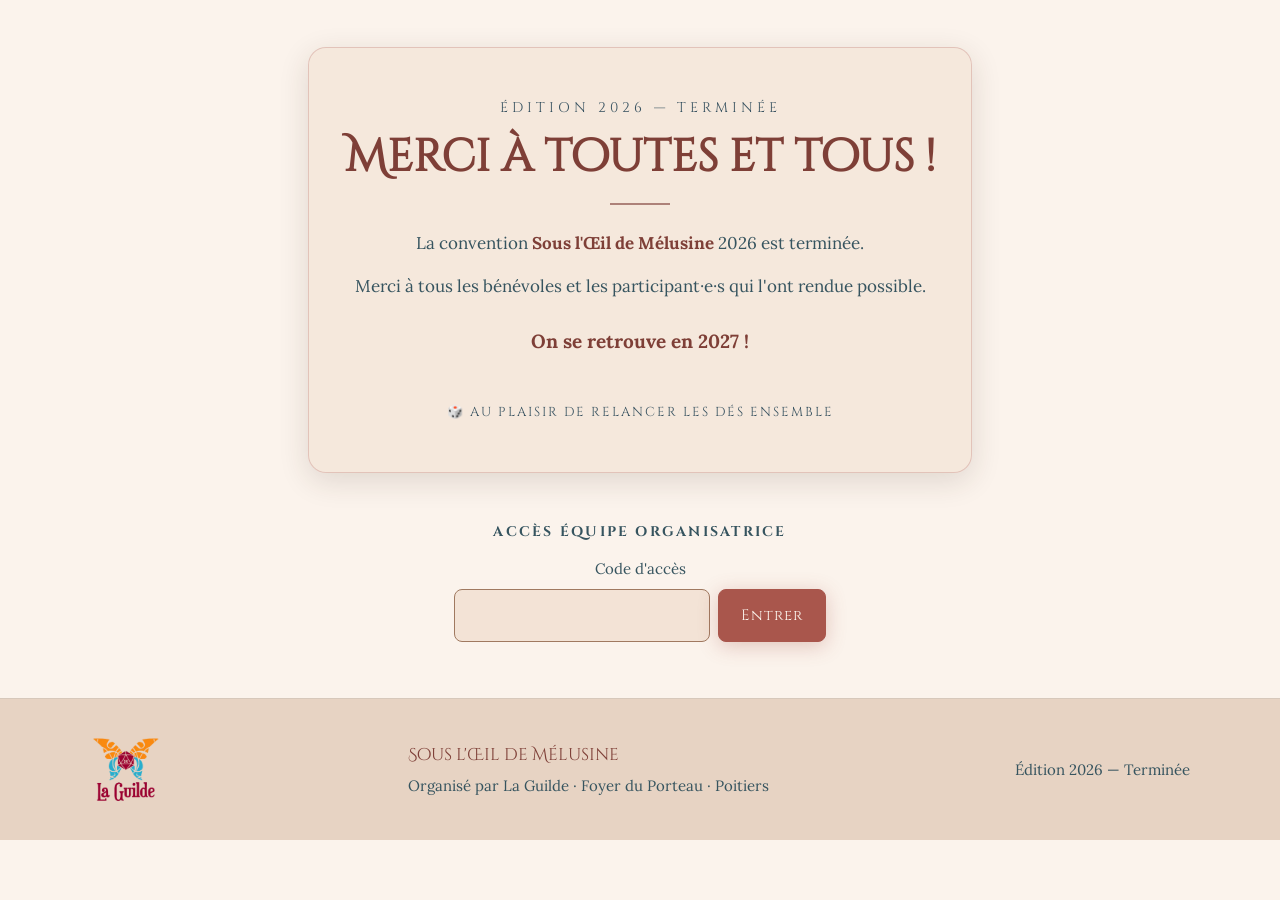
<file: index.html>
<!DOCTYPE html>
<html lang="fr">
<head>
    <meta charset="UTF-8">
    <meta name="viewport" content="width=device-width, initial-scale=1.0">
    <script src="acces.js?v=1"></script>
    <title>Sous l'Œil de Mélusine — Convention JDR Poitiers</title>
    <meta name="description" content="La convention Sous l'Œil de Mélusine 2026 est terminée. Rendez-vous en 2027 !">
    <link rel="preload" href="fonts/lora-latin.woff2" as="font" type="font/woff2" crossorigin>
    <link rel="preload" href="fonts/cinzel-latin.woff2" as="font" type="font/woff2" crossorigin>
    <link rel="stylesheet" href="fonts.css?v=1">
    <link rel="icon" type="image/png" sizes="32x32" href="icons/favicon-32.png">
    <link rel="icon" type="image/png" sizes="64x64" href="icons/favicon-64.png">
    <link rel="apple-touch-icon" href="icons/apple-touch-icon.png">
    <meta name="color-scheme" content="dark light">
    <link rel="stylesheet" href="theme.css?v=1">
    <link rel="stylesheet" href="styles.css?v=3">
    <style>
        /* Page "convention terminée" : carte centrée, sans tout le décor du hero original */
        .end-wrap{min-height:calc(100vh - 380px);display:flex;align-items:center;justify-content:center;padding:40px 24px}
        .end-card{max-width:680px;text-align:center;background:rgb(var(--surface-rgb) / 0.7);border:1px solid rgb(var(--accent-rgb) / 0.25);border-radius:18px;padding:48px 36px;box-shadow:var(--shadow-md)}
        .end-eyebrow{font-family:var(--font-heading);font-size:14px;letter-spacing:4px;text-transform:uppercase;color:var(--teal);margin-bottom:12px}
        .end-title{font-family:var(--font-display);font-size:clamp(2rem,5vw,2.8rem);color:var(--gold);margin-bottom:16px;line-height:1.2}
        .end-sep{width:60px;height:2px;background:var(--gold);margin:18px auto 24px;opacity:.6}
        .end-text{font-size:17px;color:var(--text-light);line-height:1.7;margin-bottom:14px}
        .end-text strong{color:var(--gold)}
        .end-back{font-family:var(--font-heading);font-size:13px;letter-spacing:2px;text-transform:uppercase;color:var(--teal);margin-top:30px;display:inline-block}
        @media(max-width:600px){.end-card{padding:36px 24px}.end-title{font-size:1.8rem}}
        /* Rideau d'accès équipe (voir acces.js) */
        .acces-equipe{max-width:420px;margin:0 auto 56px;padding:0 24px;text-align:center}
        .acces-equipe h2{font-family:var(--font-heading);font-size:14px;letter-spacing:.16em;text-transform:uppercase;color:var(--text-2);margin:0 0 12px}
        .acces-equipe label{display:block;font-size:15px;color:var(--text-2);margin-bottom:8px}
        .acces-ligne{display:flex;gap:8px}
        .acces-ligne input{flex:1;min-width:0;padding:12px 14px;border-radius:8px;border:1px solid var(--border-strong);background:var(--surface);color:var(--text);font:inherit;font-size:16px}
        .acces-ligne .btn{padding:12px 22px}
        .acces-erreur{color:var(--danger);margin:10px 0 0;font-size:15px}
    </style>
</head>
<body>

<!-- Pas de menu de navigation : la page est volontairement épurée pour la fin
     de convention. Les autres pages (admin, mes-inscriptions, programme, etc.)
     restent accessibles via URL directe pour les organisateurs. -->

<!-- MESSAGE DE FIN -->
<main class="end-wrap">
    <div class="end-card">
        <p class="end-eyebrow">Édition 2026 — Terminée</p>
        <h1 class="end-title">Merci à toutes et tous !</h1>
        <div class="end-sep"></div>
        <p class="end-text">La convention <strong>Sous l'Œil de Mélusine</strong> 2026 est terminée.</p>
        <p class="end-text">Merci à tous les bénévoles et les participant·e·s qui l'ont rendue possible.</p>
        <p class="end-text" style="margin-top:24px;font-size:19px"><strong>On se retrouve en 2027 !</strong></p>
        <p class="end-back">🎲 Au plaisir de relancer les dés ensemble</p>
    </div>
</main>

<!-- ACCÈS ÉQUIPE : rideau, pas une protection (voir acces.js et docs/ACCES_EQUIPE.md) -->
<section class="acces-equipe" aria-labelledby="acces-titre">
    <h2 id="acces-titre">Accès équipe organisatrice</h2>
    <form id="formAcces" autocomplete="off">
        <label for="codeAcces">Code d'accès</label>
        <div class="acces-ligne">
            <input id="codeAcces" type="password" autocomplete="off" autocapitalize="off" spellcheck="false" required>
            <button class="btn btn-primary" type="submit">Entrer</button>
        </div>
        <p id="erreurAcces" class="acces-erreur" role="alert" hidden></p>
    </form>
</section>

<!-- FOOTER -->
<footer class="footer"><div class="footer-inner"><a class="footer-guilde" href="https://www.laguilde-poitiers.com/" target="_blank" rel="noopener"><img class="guilde-logo" src="img/logo-guilde-192.webp" width="72" height="68" alt="La Guilde — Poitiers" loading="lazy"></a><div><div class="footer-brand">Sous l'Œil de Mélusine</div><div class="footer-sub">Organisé par La Guilde · Foyer du Porteau · Poitiers</div></div><div class="footer-right">Édition 2026 — Terminée</div></div></footer>

<script>
// Accès équipe : un bon code enregistre le jeton puis ouvre le site ; un jeton déjà présent redirige tout de suite.
(function () {
    var A = window.MelusineAcces;
    if (!A) return;
    if (A.estAccorde()) { location.replace(A.PAGE_EQUIPE); return; }
    var form = document.getElementById('formAcces');
    var champ = document.getElementById('codeAcces');
    var erreur = document.getElementById('erreurAcces');
    function montrer(message) { erreur.textContent = message; erreur.hidden = false; }
    form.addEventListener('submit', function (e) {
        e.preventDefault();
        erreur.hidden = true;
        A.verifier(champ.value).then(function (ok) {
            if (ok) {
                if (A.accorder()) location.href = A.PAGE_EQUIPE;
                else montrer("Votre navigateur bloque le stockage : impossible de mémoriser l'accès.");
            } else {
                montrer('Code incorrect.');
                champ.value = '';
                champ.focus();
            }
        }).catch(function () { montrer('Vérification impossible dans ce navigateur (page non sécurisée ?).'); });
    });
})();
</script>
</body>
</html>
</file>
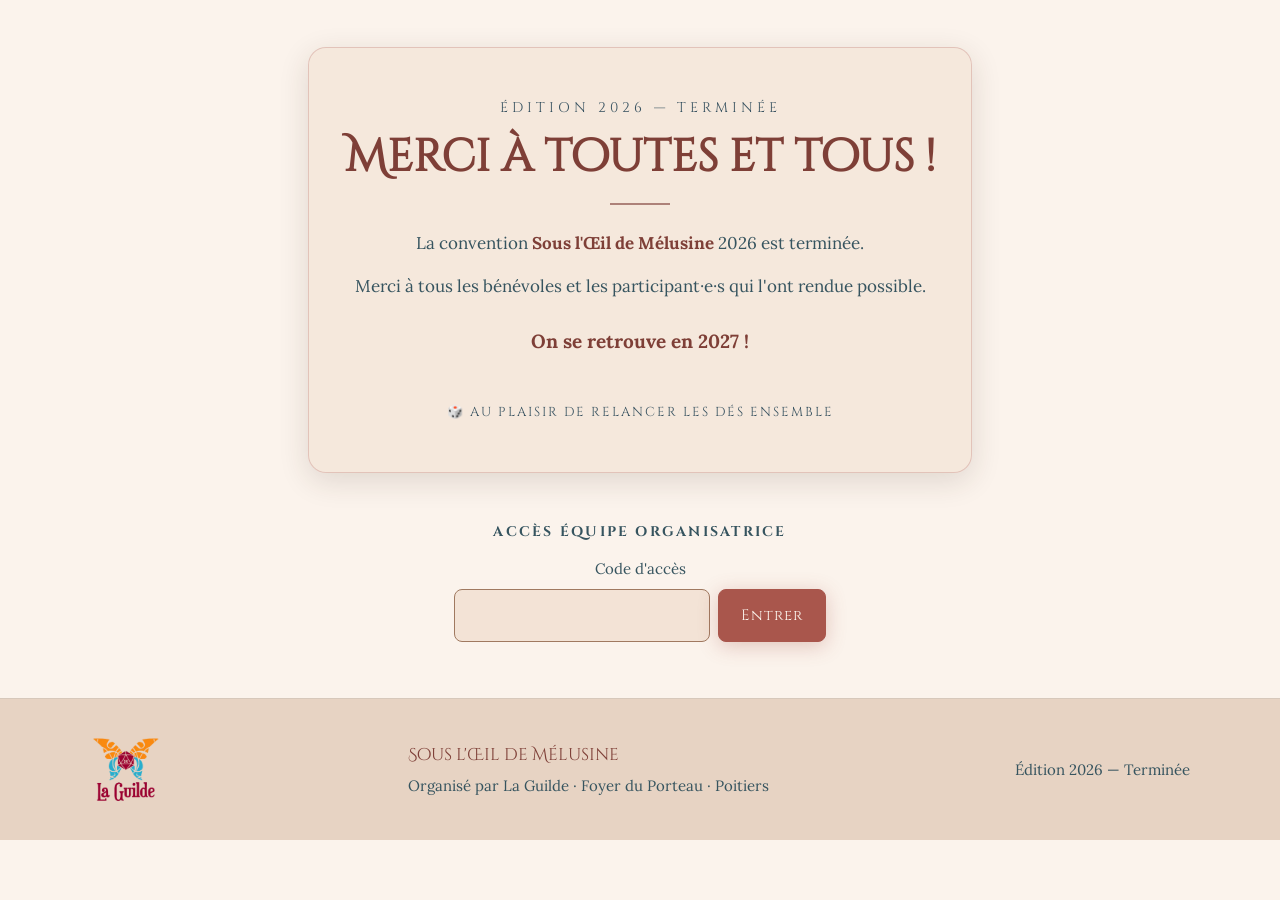
<file: accueil-2027.html>
<!DOCTYPE html>
<html lang="fr">
<head>
    <meta charset="UTF-8">
    <meta name="viewport" content="width=device-width, initial-scale=1.0">
    <script src="acces.js?v=1"></script><!-- rideau équipe : à retirer au lancement public (docs/ACCES_EQUIPE.md) -->
    <title>Sous l'Œil de Mélusine — Convention de jeu de rôle, Poitiers</title>
    <meta name="description" content="Sous l'Œil de Mélusine : convention de jeu de rôle organisée par La Guilde, à Poitiers.">
    <meta name="robots" content="noindex"><!-- MAQUETTE : à retirer à la mise en production -->
    <link rel="preload" href="fonts/lora-latin.woff2" as="font" type="font/woff2" crossorigin>
    <link rel="preload" href="fonts/cinzel-latin.woff2" as="font" type="font/woff2" crossorigin>
    <link rel="stylesheet" href="fonts.css?v=1">
    <link rel="icon" type="image/png" sizes="32x32" href="icons/favicon-32.png">
    <link rel="icon" type="image/png" sizes="64x64" href="icons/favicon-64.png">
    <link rel="apple-touch-icon" href="icons/apple-touch-icon.png">
    <script>document.addEventListener('DOMContentLoaded',function(){var u=localStorage.getItem('melusine_user');var il=document.getElementById('navInscriptionsLink');if(il)il.style.display=u&&u!=='null'?'':'none';});</script>
    <meta name="color-scheme" content="dark light">
    <link rel="stylesheet" href="theme.css?v=1">
    <link rel="stylesheet" href="styles.css?v=3">
    <link rel="stylesheet" href="v2.css?v=1">
</head>
<body>

<div class="toast-container" id="toasts"></div>

<!-- AUTH MODAL -->
<div class="modal-overlay" id="authModal">
    <div class="modal">
        <button class="modal-close" onclick="closeAuthModal()">✕</button>
        <h3>Se connecter</h3>
        <p class="modal-game" id="modalGame"></p>
        <p id="modalSubtext">Connectez-vous pour gérer vos inscriptions</p>
        <div id="authOptions" class="auth-options">
            <button class="auth-btn" onclick="loginGoogle()"><span class="auth-btn-icon">🔑</span><div><div class="auth-btn-text">Continuer avec Google</div><div class="auth-btn-sub">Connexion rapide</div></div></button>
            <button class="auth-btn" onclick="loginDiscord()"><span class="auth-btn-icon">🎮</span><div><div class="auth-btn-text">Continuer avec Discord</div><div class="auth-btn-sub">Compte Discord</div></div></button>
            <div class="auth-divider">ou</div>
            <button class="auth-btn" onclick="showEmailForm()"><span class="auth-btn-icon">✉️</span><div><div class="auth-btn-text">Pseudo & email</div><div class="auth-btn-sub">Sans compte</div></div></button>
        </div>
        <div id="emailForm" class="auth-form">
            <label>Email</label>
            <input type="email" id="inputEmail" placeholder="votre@email.com">
            <label>Mot de passe</label>
            <input type="password" id="inputPassword" placeholder="Votre mot de passe" onkeydown="if(event.key==='Enter')loginEmail()">
            <button class="btn btn-primary" style="width:100%" onclick="loginEmail()">Se connecter</button>
            <p style="margin-top:10px;font-size:13px;color:var(--accent-text);cursor:pointer;text-align:center" onclick="showForgotForm()">Mot de passe oublié ?</p>
            <p style="margin-top:8px;font-size:14px;color:var(--text-muted);text-align:center">Pas encore de compte ? <span style="color:var(--accent-text);cursor:pointer" onclick="showRegisterForm()">Créer un compte</span></p>
            <p style="margin-top:8px;font-size:14px;color:var(--text-muted);cursor:pointer;text-align:center" onclick="showAuthOptions()">← Retour</p>
        </div>
        <div id="registerForm" class="auth-form">
            <label>Pseudo / Nom</label>
            <input type="text" id="inputRegNom" placeholder="Votre pseudo ou prénom">
            <label>Email</label>
            <input type="email" id="inputRegEmail" placeholder="votre@email.com">
            <label>Mot de passe (6 caractères min.)</label>
            <input type="password" id="inputRegPassword" placeholder="Choisissez un mot de passe">
            <label>Confirmer le mot de passe</label>
            <input type="password" id="inputRegConfirm" placeholder="Retapez le mot de passe" onkeydown="if(event.key==='Enter')registerEmail()">
            <button class="btn btn-primary" style="width:100%" onclick="registerEmail()">Créer mon compte</button>
            <p style="margin-top:8px;font-size:14px;color:var(--text-muted);text-align:center">Déjà un compte ? <span style="color:var(--accent-text);cursor:pointer" onclick="showEmailForm()">Se connecter</span></p>
            <p style="margin-top:8px;font-size:14px;color:var(--text-muted);cursor:pointer;text-align:center" onclick="showAuthOptions()">← Retour</p>
        </div>
        <div id="forgotForm" class="auth-form">
            <p style="font-size:15px;color:var(--text-light);text-align:center;margin-bottom:16px">Entrez votre email pour recevoir un lien de réinitialisation :</p>
            <label>Email</label>
            <input type="email" id="inputForgotEmail" placeholder="votre@email.com" onkeydown="if(event.key==='Enter')sendForgotPassword()">
            <button class="btn btn-primary" style="width:100%" onclick="sendForgotPassword()">Envoyer le lien</button>
            <p style="margin-top:12px;font-size:14px;color:var(--text-muted);cursor:pointer;text-align:center" onclick="showEmailForm()">← Retour à la connexion</p>
        </div>
        <div id="resetForm" class="auth-form">
            <p style="font-size:15px;color:var(--text-light);text-align:center;margin-bottom:16px">Choisissez votre nouveau mot de passe :</p>
            <label>Nouveau mot de passe (6 caractères min.)</label>
            <input type="password" id="inputResetPassword" placeholder="Nouveau mot de passe">
            <label>Confirmer</label>
            <input type="password" id="inputResetConfirm" placeholder="Retapez le mot de passe" onkeydown="if(event.key==='Enter')submitResetPassword()">
            <button class="btn btn-primary" style="width:100%" onclick="submitResetPassword()">Réinitialiser</button>
        </div>
        <div id="pseudoForm" class="auth-form">
            <p id="pseudoHint" style="font-size:15px;color:var(--text-light);text-align:center;margin-bottom:16px">Choisissez votre pseudo :</p>
            <label>Pseudo affiché</label>
            <input type="text" id="inputPseudo" placeholder="Votre pseudo" onkeydown="if(event.key==='Enter')confirmPseudo()">
            <button class="btn btn-primary" style="width:100%" onclick="confirmPseudo()">Confirmer</button>
        </div>
    </div>
</div>

<!-- NAV -->
<nav class="nav" id="nav">
    <div class="nav-inner">
        <a href="index.html" class="nav-brand"><img src="img/logo-guilde-192.webp" width="46" height="44" alt=""><span>Mélusine</span></a>
        <button class="nav-toggle" id="navToggle" aria-label="Menu"><span></span><span></span><span></span></button>
        <ul class="nav-links" id="navLinks">
            <li><a href="accueil-2027.html" class="active">Accueil</a></li>
            <li><a href="programme.html">Programme</a></li>
            <li><a href="infos.html">Infos</a></li>
            <li><a href="benevoles.html">Bénévoles</a></li>
            <li id="navInscriptionsLink" style="display:none"><a href="mes-inscriptions.html">Mes inscriptions</a></li>
            <li id="navUserArea"><button class="nav-user-btn" onclick="openAuthModal()">Se connecter</button></li>
        </ul>
    </div>
</nav>

<!-- CONTENU (le menu est fixe : la zone héros gère elle-même son espacement) -->
<div class="maquette-tag">MAQUETTE — textes provisoires</div>

<!-- HÉROS : titre, date, lieu, appels à l'action + illustration de l'affiche -->
<header class="hero2">
    <div class="v2-wrap hero2-inner">
        <div class="hero2-text">
            <p class="v2-eyebrow">Convention de jeu de rôle · Poitiers</p>
            <h1 class="hero2-title">Sous l'<em>Œil</em> de Mélusine</h1>
            <p class="hero2-date" data-edition="range"></p>
            <ul class="hero2-chips">
                <li class="chip"><svg class="icon" viewBox="0 0 24 24" aria-hidden="true"><path d="M12 21s7-5.2 7-11a7 7 0 1 0-14 0c0 5.8 7 11 7 11z"/><circle cx="12" cy="10" r="2.5"/></svg><span data-edition="venue"></span></li>
                <li class="chip"><svg class="icon" viewBox="0 0 24 24" aria-hidden="true"><circle cx="9" cy="8" r="3.2"/><path d="M3 20c0-3.3 2.7-6 6-6s6 2.7 6 6"/><path d="M16 5.2a3.2 3.2 0 0 1 0 5.6M17.5 14.2c2.2.7 3.5 2.7 3.5 5.8"/></svg><span>Organisée par La Guilde</span></li>
            </ul>
            <div class="hero2-cta">
                <a class="btn btn-primary btn-lg" href="programme.html">Voir le programme <svg class="icon" viewBox="0 0 24 24" aria-hidden="true"><path d="M5 12h14M13 6l6 6-6 6"/></svg></a>
                <a class="btn btn-ghost btn-lg" href="infos.html">Infos pratiques</a>
            </div>
        </div>
        <figure class="poster">
            <img src="img/affiche-2027.webp" width="960" height="1358" fetchpriority="high" alt="Illustration de l'affiche : une immense fusée rouge-orangé domine une petite tour posée sur une colline, au milieu de nuages roses">
            <figcaption>Illustration : Louis Hyerlé</figcaption>
        </figure>
    </div>
</header>

<!-- TROIS ACTIONS : les trois usages réels du site -->
<section class="band" aria-labelledby="participer">
    <div class="v2-wrap">
        <p class="v2-eyebrow">Participer</p>
        <h2 class="v2-h2" id="participer">Il y a une place pour vous</h2>
        <div class="actions3">
            <a class="action" href="programme.html"><svg class="icon" viewBox="0 0 24 24" aria-hidden="true"><path d="M12 2.5 20.5 7.5v9L12 21.5 3.5 16.5v-9z"/><path d="M12 2.5v19M3.5 7.5l17 9M20.5 7.5l-17 9"/></svg><h3>Jouer</h3><p>Parcourez les tables de jeu de rôle et réservez votre place.</p><span class="go">Voir le programme <svg class="icon" viewBox="0 0 24 24" aria-hidden="true"><path d="M5 12h14M13 6l6 6-6 6"/></svg></span></a>
            <a class="action" href="espace-mj.html"><svg class="icon" viewBox="0 0 24 24" aria-hidden="true"><path d="M6 4h11a2 2 0 0 1 2 2v12a2 2 0 0 1-2 2H8a2 2 0 0 1-2-2z"/><path d="M9.5 9h6M9.5 12.5h6M9.5 16h4"/></svg><h3>Animer une table</h3><p>Vous menez des parties ? Proposez votre table à l'équipe organisatrice.</p><span class="go">Proposer une table <svg class="icon" viewBox="0 0 24 24" aria-hidden="true"><path d="M5 12h14M13 6l6 6-6 6"/></svg></span></a>
            <a class="action" href="benevoles.html"><svg class="icon" viewBox="0 0 24 24" aria-hidden="true"><path d="M12 20s-7-4.4-7-10a4 4 0 0 1 7-2.5A4 4 0 0 1 19 10c0 5.6-7 10-7 10z"/></svg><h3>Donner un coup de main</h3><p>Rejoignez l'équipe de bénévoles et choisissez vos créneaux.</p><span class="go">Devenir bénévole <svg class="icon" viewBox="0 0 24 24" aria-hidden="true"><path d="M5 12h14M13 6l6 6-6 6"/></svg></span></a>
        </div>
    </div>
</section>

<!-- L'ÉVÉNEMENT : texte de présentation déjà publié sur la page Infos -->
<section class="band band--surface" aria-labelledby="evenement">
    <div class="v2-wrap split">
        <div>
            <p class="v2-eyebrow">L'événement</p>
            <h2 class="v2-h2" id="evenement">Une convention de jeu de rôle, à Poitiers</h2>
            <p class="v2-lead">Sous l'Œil de Mélusine est organisée par La Guilde, section jeu de rôle de l'association du Foyer du Porteau. Que vous soyez joueur·euse aguerri·e ou curieux·euse de découvrir le JDR, vous êtes les bienvenu·es !</p>
            <a class="btn btn-ghost btn-lg" href="infos.html">Lieu, dates et restauration <svg class="icon" viewBox="0 0 24 24" aria-hidden="true"><path d="M5 12h14M13 6l6 6-6 6"/></svg></a>
        </div>
        <div class="guilde-card">
            <img class="guilde-logo" src="img/logo-guilde-192.webp" width="96" height="91" alt="Logo de La Guilde — Poitiers" loading="lazy">
            <p><strong>La Guilde</strong> organise l'événement. Retrouvez l'association sur <a href="https://www.laguilde-poitiers.com/" target="_blank" rel="noopener">laguilde-poitiers.com</a>.</p>
        </div>
    </div>
</section>

<!-- ESPACE avant le pied de page -->
<div style="height:48px"></div>

<!-- FOOTER -->
<footer class="footer"><div class="footer-inner"><a class="footer-guilde" href="https://www.laguilde-poitiers.com/" target="_blank" rel="noopener"><img class="guilde-logo" src="img/logo-guilde-192.webp" width="72" height="68" alt="La Guilde — Poitiers" loading="lazy"></a><div><div class="footer-brand">Sous l'Œil de Mélusine</div><div class="footer-sub">Organisé par <a href="https://www.laguilde-poitiers.com/" target="_blank" rel="noopener" style="color:var(--gold);text-decoration:none">La Guilde</a> · <span data-edition="venueDot"></span></div></div><div class="footer-right" data-edition="range"></div></div></footer>
<button class="scroll-top" id="scrollTop" aria-label="Retour en haut">↑</button>

<!-- Scripts : app.js (partagé) puis code spécifique à la page Infos -->
<script src="edition.js?v=1"></script>
<script src="app.supabase.js?v=5"></script>
</body>
</html>
</file>
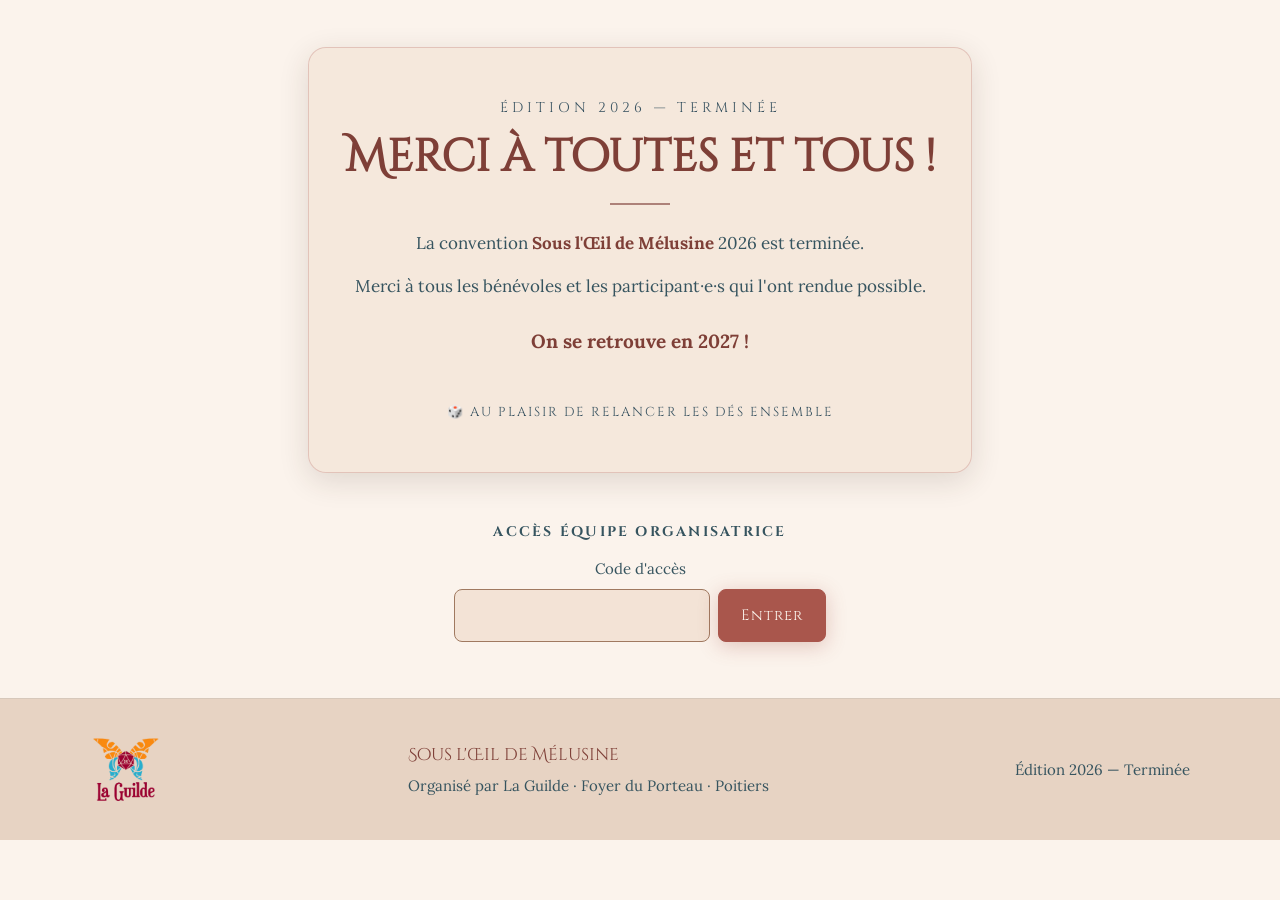
<file: admin.html>
<!DOCTYPE html>
<html lang="fr">
<head>
    <meta charset="UTF-8">
    <meta name="viewport" content="width=device-width, initial-scale=1.0">
    <script src="acces.js?v=1"></script><!-- rideau équipe : à retirer au lancement public (docs/ACCES_EQUIPE.md) -->
    <meta name="robots" content="noindex"><!-- idem -->
    <title>Administration — Sous l'Œil de Mélusine</title>
    <link rel="preload" href="fonts/lora-latin.woff2" as="font" type="font/woff2" crossorigin>
    <link rel="preload" href="fonts/cinzel-latin.woff2" as="font" type="font/woff2" crossorigin>
    <link rel="stylesheet" href="fonts.css?v=1">
    <link rel="icon" type="image/png" sizes="32x32" href="icons/favicon-32.png">
    <link rel="icon" type="image/png" sizes="64x64" href="icons/favicon-64.png">
    <link rel="apple-touch-icon" href="icons/apple-touch-icon.png">
    <script>document.addEventListener('DOMContentLoaded',function(){var u=localStorage.getItem('melusine_user');var il=document.getElementById('navInscriptionsLink');if(il)il.style.display=u&&u!=='null'?'':'none';});</script>
    <meta name="color-scheme" content="dark light">
    <link rel="stylesheet" href="theme.css?v=1">
    <link rel="stylesheet" href="styles.css?v=3">
</head>
<body>

<div class="toast-container" id="toasts"></div>

<!-- AUTH MODAL -->
<div class="modal-overlay" id="authModal">
    <div class="modal">
        <button class="modal-close" onclick="closeAuthModal()">✕</button>
        <h3>Se connecter</h3>
        <p class="modal-game" id="modalGame"></p>
        <p id="modalSubtext">Connectez-vous pour accéder à l'administration</p>
        <div id="authOptions" class="auth-options">
            <button class="auth-btn" onclick="loginGoogle()"><span class="auth-btn-icon">🔑</span><div><div class="auth-btn-text">Continuer avec Google</div><div class="auth-btn-sub">Connexion rapide</div></div></button>
            <button class="auth-btn" onclick="loginDiscord()"><span class="auth-btn-icon">🎮</span><div><div class="auth-btn-text">Continuer avec Discord</div><div class="auth-btn-sub">Compte Discord</div></div></button>
            <div class="auth-divider">ou</div>
            <button class="auth-btn" onclick="showEmailForm()"><span class="auth-btn-icon">✉️</span><div><div class="auth-btn-text">Pseudo & email</div><div class="auth-btn-sub">Sans compte</div></div></button>
        </div>
        <div id="emailForm" class="auth-form">
            <label>Email</label>
            <input type="email" id="inputEmail" placeholder="votre@email.com">
            <label>Mot de passe</label>
            <input type="password" id="inputPassword" placeholder="Votre mot de passe" onkeydown="if(event.key==='Enter')loginEmail()">
            <button class="btn btn-primary" style="width:100%" onclick="loginEmail()">Se connecter</button>
            <p style="margin-top:10px;font-size:13px;color:var(--accent-text);cursor:pointer;text-align:center" onclick="showForgotForm()">Mot de passe oublié ?</p>
            <p style="margin-top:8px;font-size:14px;color:var(--text-muted);text-align:center">Pas encore de compte ? <span style="color:var(--accent-text);cursor:pointer" onclick="showRegisterForm()">Créer un compte</span></p>
            <p style="margin-top:8px;font-size:14px;color:var(--text-muted);cursor:pointer;text-align:center" onclick="showAuthOptions()">← Retour</p>
        </div>
        <div id="registerForm" class="auth-form">
            <label>Pseudo / Nom</label>
            <input type="text" id="inputRegNom" placeholder="Votre pseudo ou prénom">
            <label>Email</label>
            <input type="email" id="inputRegEmail" placeholder="votre@email.com">
            <label>Mot de passe (6 caractères min.)</label>
            <input type="password" id="inputRegPassword" placeholder="Choisissez un mot de passe">
            <label>Confirmer le mot de passe</label>
            <input type="password" id="inputRegConfirm" placeholder="Retapez le mot de passe" onkeydown="if(event.key==='Enter')registerEmail()">
            <button class="btn btn-primary" style="width:100%" onclick="registerEmail()">Créer mon compte</button>
            <p style="margin-top:8px;font-size:14px;color:var(--text-muted);text-align:center">Déjà un compte ? <span style="color:var(--accent-text);cursor:pointer" onclick="showEmailForm()">Se connecter</span></p>
            <p style="margin-top:8px;font-size:14px;color:var(--text-muted);cursor:pointer;text-align:center" onclick="showAuthOptions()">← Retour</p>
        </div>
        <div id="forgotForm" class="auth-form">
            <p style="font-size:15px;color:var(--text-light);text-align:center;margin-bottom:16px">Entrez votre email pour recevoir un lien de réinitialisation :</p>
            <label>Email</label>
            <input type="email" id="inputForgotEmail" placeholder="votre@email.com" onkeydown="if(event.key==='Enter')sendForgotPassword()">
            <button class="btn btn-primary" style="width:100%" onclick="sendForgotPassword()">Envoyer le lien</button>
            <p style="margin-top:12px;font-size:14px;color:var(--text-muted);cursor:pointer;text-align:center" onclick="showEmailForm()">← Retour à la connexion</p>
        </div>
        <div id="resetForm" class="auth-form">
            <p style="font-size:15px;color:var(--text-light);text-align:center;margin-bottom:16px">Choisissez votre nouveau mot de passe :</p>
            <label>Nouveau mot de passe (6 caractères min.)</label>
            <input type="password" id="inputResetPassword" placeholder="Nouveau mot de passe">
            <label>Confirmer</label>
            <input type="password" id="inputResetConfirm" placeholder="Retapez le mot de passe" onkeydown="if(event.key==='Enter')submitResetPassword()">
            <button class="btn btn-primary" style="width:100%" onclick="submitResetPassword()">Réinitialiser</button>
        </div>
        <div id="pseudoForm" class="auth-form">
            <p id="pseudoHint" style="font-size:15px;color:var(--text-light);text-align:center;margin-bottom:16px">Choisissez votre pseudo :</p>
            <label>Pseudo affiché</label>
            <input type="text" id="inputPseudo" placeholder="Votre pseudo" onkeydown="if(event.key==='Enter')confirmPseudo()">
            <button class="btn btn-primary" style="width:100%" onclick="confirmPseudo()">Confirmer</button>
        </div>
    </div>
</div>

<!-- NAV -->
<nav class="nav" id="nav">
    <div class="nav-inner">
        <a href="index.html" class="nav-brand"><img src="img/logo-guilde-192.webp" width="46" height="44" alt=""><span>Mélusine</span></a>
        <button class="nav-toggle" id="navToggle" aria-label="Menu"><span></span><span></span><span></span></button>
        <ul class="nav-links" id="navLinks">
            <li><a href="index.html">Accueil</a></li>
            <li><a href="programme.html">Programme</a></li>
            <li><a href="infos.html">Infos</a></li>
            <li><a href="benevoles.html">Bénévoles</a></li>
            <li id="navInscriptionsLink" style="display:none"><a href="mes-inscriptions.html">Mes inscriptions</a></li>
            <li id="navUserArea"><button class="nav-user-btn" onclick="openAuthModal()">Se connecter</button></li>
        </ul>
    </div>
</nav>

<!-- CONTENU PRINCIPAL -->
<div style="padding-top:90px">

    <!-- Non connecté -->
    <section class="section admin-section" id="adminLoginPrompt" style="display:none">
        <div class="section-inner" style="text-align:center">
            <div class="section-header"><p class="section-label">Administration</p><h2 class="section-title">Connexion requise</h2><div class="section-sep"></div></div>
            <p style="color:var(--text-light);font-size:17px;margin-bottom:24px">Connectez-vous avec un compte administrateur.</p>
            <button class="btn btn-primary" onclick="openAuthModal()">Se connecter</button>
        </div>
    </section>

    <!-- Accès refusé si connecté mais pas admin -->
    <section class="section admin-section" id="adminAccessDenied" style="display:none">
        <div class="section-inner" style="text-align:center">
            <div class="section-header"><p class="section-label">Administration</p><h2 class="section-title">Accès restreint</h2><div class="section-sep"></div></div>
            <p style="color:var(--text-light);font-size:17px">Cette page est réservée aux administrateurs.</p>
        </div>
    </section>

    <!-- Panneau admin -->
    <section class="section admin-section" id="adminPanel" style="display:none">
        <div class="section-inner">
            <div class="section-header"><p class="section-label">Administration</p><h2 class="section-title">Panneau admin</h2><div class="section-sep"></div></div>

            <!-- Actions admin globales (rappel J-3, export CSV, outil convention) -->
            <div class="admin-actions">
                <button class="btn btn-small" onclick="adminTestRappel()" title="Envoie un email de rappel uniquement à votre adresse pour vérifier le rendu">&#128231; Tester le rappel sur mon email</button>
                <button class="btn btn-small" onclick="adminPreviewRappel()" title="Vous recevez le rappel rendu pour un autre inscrit (sans le notifier lui-même)">&#128065; Prévisualiser pour un inscrit</button>
                <!-- Bouton "Envoyer les rappels J-3" masqué après l'envoi de mai 2026.
                     Le rappel a déjà été envoyé à tout le monde, pas besoin d'afficher
                     le bouton (évite un envoi accidentel). À réactiver (retirer le
                     style="display:none") en début de cycle pour la prochaine édition. -->
                <button class="btn btn-small btn-gold" style="display:none" onclick="adminEnvoyerRappels()" title="Envoie un email de rappel à toutes les personnes inscrites à la convention">&#128231; Envoyer les rappels J-3</button>
                <button class="btn btn-small btn-green" onclick="adminExportCsv()" title="Télécharge 4 fichiers CSV : tables, bénévoles, repas, présences">&#128202; Exporter en CSV</button>
                <a class="btn btn-small" href="melusine-convention-2026.html" target="_blank" rel="noopener" title="Outil autonome pour gérer les inscriptions sur place le jour J (lecture seule du site, modifications locales uniquement)" style="text-decoration:none;display:inline-flex;align-items:center;gap:4px">&#128296; Outil convention J-J</a>
            </div>

            <!-- Contenu admin (chargé automatiquement si le rôle est admin) -->
            <div id="adminContent"></div>
        </div>
    </section>
</div>

<!-- FOOTER -->
<footer class="footer"><div class="footer-inner"><a class="footer-guilde" href="https://www.laguilde-poitiers.com/" target="_blank" rel="noopener"><img class="guilde-logo" src="img/logo-guilde-192.webp" width="72" height="68" alt="La Guilde — Poitiers" loading="lazy"></a><div><div class="footer-brand">Sous l'Œil de Mélusine</div><div class="footer-sub">Organisé par La Guilde · <span data-edition="venueDot"></span></div></div><div class="footer-right" data-edition="range"></div></div></footer>
<button class="scroll-top" id="scrollTop" aria-label="Retour en haut">↑</button>

<script src="edition.js?v=1"></script>
<script src="app.supabase.js?v=5"></script>
<script>
(function() {
'use strict';

// ── Callbacks app.supabase.js ────────────────────────────────────────────────
window.onUserLogin = function() { updateAdminView(); };
window.onUserLogout = function() { updateAdminView(); };

window.onPageInit = async function() {
    updateAdminView();
};

// ── Affichage conditionnel ──────────────────────────────────────────────────

function updateAdminView() {
    var user = APP.currentUser;
    var role = APP.currentRole;
    var isAdmin = (role === 'admin');

    document.getElementById('adminLoginPrompt').style.display = !user ? 'block' : 'none';
    document.getElementById('adminAccessDenied').style.display = (user && !isAdmin) ? 'block' : 'none';
    document.getElementById('adminPanel').style.display = isAdmin ? 'block' : 'none';

    // Si admin, charger le panneau directement (plus besoin de mot de passe,
    // l'accès est contrôlé par le rôle dans la table profiles + RLS Supabase)
    if (isAdmin) loadAdminPanel();
}

// ── Chargement du panneau admin ─────────────────────────────────────────────

async function loadAdminPanel() {
    try {
        // Charger toutes les données admin en parallèle via Supabase
        // - inscriptions, programme : tables (ouvertes en lecture pour admin via RLS)
        // - get_presences_stats : RPC qui renvoie les stats agrégées de présence
        //   (fonction SECURITY DEFINER qui vérifie elle-même le rôle admin)
        var [insResult, progResult, presResult] = await Promise.all([
            APP.supabase.from('inscriptions').select('*'),
            APP.supabase.from('programme').select('*'),
            APP.supabase.rpc('get_presences_stats')
        ]);

        var inscriptions = (insResult.data || []).filter(function(i) {
            return i.statut !== 'supprimé' && i.statut !== 'annulé';
        });
        var programme = progResult.data || [];

        // Stats de présence (peut être absente si la RPC n'est pas encore déployée
        // ou si l'utilisateur n'est pas admin côté DB — on ignore silencieusement
        // pour ne pas casser le panneau admin)
        var presenceStats = (presResult && presResult.data && !presResult.data.error)
            ? presResult.data
            : null;

        // Calculer les stats
        var totalInscrits = inscriptions.filter(function(i) { return i.statut === 'inscrit'; }).length;
        var totalAttente = inscriptions.filter(function(i) { return i.statut === 'attente'; }).length;

        // Stats par table (remplissage)
        var stats = programme.filter(function(p) {
            return p.statut_table === 'validé' || !p.statut_table || p.statut_table === '';
        }).map(function(p) {
            var insForTable = inscriptions.filter(function(i) {
                return i.creneau === p.creneau && i.jeu === p.jeu && i.statut === 'inscrit';
            });
            var attForTable = inscriptions.filter(function(i) {
                return i.creneau === p.creneau && i.jeu === p.jeu && i.statut === 'attente';
            });
            return {
                jeu: p.jeu,
                creneau: p.creneau,
                max: parseInt(p.places) || 0,
                inscrits: insForTable.length,
                attente: attForTable.length
            };
        });

        renderAdminPanel({
            inscriptions: insResult.data || [],
            stats: stats,
            total_inscrits: totalInscrits,
            total_attente: totalAttente,
            presence_stats: presenceStats
        });
    } catch(e) {
        toast('Erreur chargement admin : ' + e.message, 'error');
    }
}

// ── Rendu du panneau admin ──────────────────────────────────────────────────

function renderAdminPanel(data) {
    // Bloc stats de présence à la convention (rendu uniquement si la RPC a renvoyé des données)
    // L'absence de ce bloc indique probablement que presences_admin_stats.sql n'a pas été déployé
    var ps = data.presence_stats;
    var presenceStatsHtml = '';
    if (ps) {
        presenceStatsHtml = `
        <h3 class="admin-subtitle" style="margin-top:32px">Présence à la convention</h3>
        <div class="admin-stats">
            <div class="admin-stat"><div class="admin-stat-value">${ps.total_samedi||0}</div><div class="admin-stat-label">Présents samedi</div></div>
            <div class="admin-stat"><div class="admin-stat-value">${ps.total_dimanche||0}</div><div class="admin-stat-label">Présents dimanche</div></div>
            <div class="admin-stat"><div class="admin-stat-value">${ps.total_both||0}</div><div class="admin-stat-label">Les deux jours</div></div>
            <div class="admin-stat"><div class="admin-stat-value">${ps.total_unique||0}</div><div class="admin-stat-label">Total unique</div></div>
        </div>`;
    }

    // ── Vue par table : inscrits + liste d'attente avec ordre ──
    // Permet à l'admin de voir d'un coup d'œil la composition de chaque table
    // et d'agir manuellement le jour J (promouvoir hors ordre, retirer).
    // Les inscrits actifs sont triés par id (ordre d'inscription).
    var allInscriptions = (data.inscriptions || []).filter(function(i) {
        return i.statut === 'inscrit' || i.statut === 'attente';
    });
    // sortById : id ASC = ordre chronologique d'inscription (même garantie que le trigger)
    function sortById(a, b) { return (a.id || 0) - (b.id || 0); }

    // Helper : récupère une date lisible quel que soit le nom de colonne dans inscriptions
    function dateLisible(i) {
        var d = i.date_inscription || i.timestamp || i.created_at;
        return d ? new Date(d).toLocaleString('fr', { dateStyle: 'short', timeStyle: 'short' }) : '—';
    }

    // Helper : rendu d'une ligne d'inscrit ou attente
    function renderLigne(i, position, withPromouvoir) {
        var nomAcc = (i.type_inscrit === 'accompagnant' && i.nom_accompagnant)
            ? ' <span class="admin-attente-acc">(acc. ' + escHtml(i.nom_accompagnant) + ')</span>'
            : '';
        var posBadge = position ? '<span class="admin-attente-position">' + position + '.</span>' : '';
        var promouvoirBtn = withPromouvoir
            ? '<button class="btn btn-small btn-green" onclick="adminPromouvoir(' + i.id + ')" title="Promouvoir vers inscrit">↑</button>'
            : '';
        return '<li class="admin-attente-row">'
             +   posBadge
             +   '<span class="admin-attente-nom">' + escHtml(i.nom || '') + nomAcc + '</span>'
             +   '<span class="admin-attente-email">' + escHtml(i.email || '') + '</span>'
             +   '<span class="admin-attente-date">' + dateLisible(i) + '</span>'
             +   '<span class="admin-attente-actions">'
             +     promouvoirBtn
             +     '<button class="btn btn-small btn-red" onclick="adminSupprimer(' + i.id + ')" title="Retirer de la table">✕</button>'
             +   '</span>'
             + '</li>';
    }

    // Construire la vue : une carte par table, avec inscrits + liste d'attente
    var tablesViewHtml = '';
    if ((data.stats || []).length > 0) {
        tablesViewHtml = '<h3 class="admin-subtitle" style="margin-top:32px">Inscriptions par table</h3>';
        tablesViewHtml += (data.stats || []).map(function(s) {
            var inscrits = allInscriptions
                .filter(function(i) { return i.creneau === s.creneau && i.jeu === s.jeu && i.statut === 'inscrit'; })
                .sort(sortById);
            var attente = allInscriptions
                .filter(function(i) { return i.creneau === s.creneau && i.jeu === s.jeu && i.statut === 'attente'; })
                .sort(sortById);

            var inscritsHtml = inscrits.length === 0
                ? '<p class="mi-sub" style="margin:4px 0 12px">Aucun inscrit pour le moment.</p>'
                : '<ul class="admin-attente-list">' + inscrits.map(function(i) { return renderLigne(i, null, false); }).join('') + '</ul>';

            var attenteHtml = attente.length === 0
                ? ''
                : '<p class="admin-table-section">Liste d\'attente</p>'
                  + '<ul class="admin-attente-list">' + attente.map(function(i, idx) { return renderLigne(i, idx + 1, true); }).join('') + '</ul>';

            return '<div class="admin-table-bloc">'
                 +   '<h4 class="admin-table-title">' + escHtml(s.jeu)
                 +     ' <span class="admin-table-creneau">— ' + escHtml(s.creneau) + ' (' + inscrits.length + '/' + s.max + ')</span>'
                 +   '</h4>'
                 +   '<p class="admin-table-section">Inscrit·e·s</p>'
                 +   inscritsHtml
                 +   attenteHtml
                 + '</div>';
        }).join('');
    }

    document.getElementById('adminContent').innerHTML = `
        <div class="admin-stats">
            <div class="admin-stat"><div class="admin-stat-value">${data.total_inscrits||0}</div><div class="admin-stat-label">Inscrits</div></div>
            <div class="admin-stat"><div class="admin-stat-value">${data.total_attente||0}</div><div class="admin-stat-label">En attente</div></div>
            <div class="admin-stat"><div class="admin-stat-value">${(data.total_inscrits||0)+(data.total_attente||0)}</div><div class="admin-stat-label">Total</div></div>
        </div>
        ${presenceStatsHtml}

        <h3 class="admin-subtitle">Remplissage</h3>
        <div class="admin-fill-section">${(data.stats||[]).map(s => `
            <div class="admin-fill-row">
                <span class="admin-fill-jeu">${escHtml(s.jeu)}</span>
                <span class="admin-fill-creneau">${escHtml(s.creneau)}</span>
                <div class="admin-fill-bar"><div class="admin-fill-bar-inner" style="width:${s.max?Math.min(100,s.inscrits/s.max*100):0}%;background:${s.inscrits>=s.max?'var(--red)':'var(--green)'}"></div></div>
                <span class="admin-fill-count">${s.inscrits}/${s.max}</span>
                ${s.attente>0?`<span class="admin-fill-attente">+${s.attente} att.</span>`:''}
            </div>`).join('')}
        </div>

        ${tablesViewHtml}

        <h3 class="admin-subtitle">Inscriptions (vue à plat)</h3>
        <div style="overflow-x:auto"><table class="admin-table">
            <thead><tr><th>Date</th><th>Nom</th><th>Email</th><th>Type</th><th>Créneau</th><th>Jeu</th><th>Statut</th><th>Actions</th></tr></thead>
            <tbody>${(data.inscriptions||[]).filter(i=>i.statut!=='supprimé'&&i.statut!=='annulé').map(i=>`
                <tr>
                    <td>${i.timestamp?new Date(i.timestamp).toLocaleDateString('fr'):'—'}</td>
                    <td class="admin-td-nom">${escHtml(i.nom)}</td><td>${escHtml(i.email)}</td>
                    <td>${(i.type_inscrit||'principal')==='accompagnant'?`<span class="admin-td-acc">👤 ${escHtml(i.nom_accompagnant||'')}</span>`:'<span class="admin-td-principal">principal</span>'}</td>
                    <td>${escHtml(i.creneau)}</td><td class="admin-td-nom">${escHtml(i.jeu)}</td>
                    <td><span class="badge badge-${i.statut==='inscrit'?'inscrit':'attente'}">${escHtml(i.statut)}</span></td>
                    <td>
                        ${i.statut==='attente'?`<button class="btn btn-small btn-green" onclick="adminPromouvoir(${i.id})">↑</button>`:''}
                        <button class="btn btn-small btn-red" onclick="adminSupprimer(${i.id})">✕</button>
                    </td>
                </tr>`).join('')}
            </tbody>
        </table></div>

        <div id="adminPropositions"></div>
        <div id="adminRoles"></div>`;

    loadPropositionsAdmin();
    loadRolesAdmin();
}

// ── Propositions MJ ─────────────────────────────────────────────────────────

async function loadPropositionsAdmin() {
    try {
        // Charger les propositions en attente directement depuis Supabase
        var { data: propositions, error } = await APP.supabase.from('programme').select('*')
            .eq('statut_table', 'en_attente');
        if (error) throw error;
        var container = document.getElementById('adminPropositions');
        if (!propositions || propositions.length === 0) { container.innerHTML = ''; return; }
        container.innerHTML = `
            <h3 class="admin-subtitle" style="margin-top:32px">Propositions de tables MJ</h3>
            ${propositions.map(p => `
                <div class="mes-inscriptions accompagnant-card">
                    <div class="mi-info">
                        <h4>${escHtml(p.jeu)}</h4>
                        <p>MJ : ${escHtml(p.mj)} · ${escHtml(p.creneau)} · ${escHtml(p.places)} places${p.systeme ? ' · ' + escHtml(p.systeme) : ''}</p>
                        ${p.description ? `<p class="mi-sub">${escHtml(p.description)}</p>` : ''}
                        <p class="mi-sub">Proposé par : ${escHtml(p.email_mj)}</p>
                    </div>
                    <div style="display:flex;gap:8px">
                        <button class="btn btn-small btn-green" onclick="adminValiderTable('${esc(p.email_mj)}','${esc(p.jeu)}','${esc(p.creneau)}')">Valider</button>
                        <button class="btn btn-small btn-red" onclick="adminRefuserTable('${esc(p.email_mj)}','${esc(p.jeu)}','${esc(p.creneau)}')">Refuser</button>
                    </div>
                </div>`).join('')}`;
    } catch(e) { /* silencieux */ }
}

// ── Gestion des rôles ───────────────────────────────────────────────────────

async function loadRolesAdmin() {
    try {
        // Charger tous les profils directement depuis Supabase (table 'profiles', pas 'roles')
        var { data: users, error } = await APP.supabase.from('profiles').select('*');
        if (error) throw error;
        var container = document.getElementById('adminRoles');
        if (!users || users.length === 0) { container.innerHTML = ''; return; }

        container.innerHTML = `
            <h3 class="admin-subtitle" style="margin-top:32px">Gestion des rôles</h3>
            <p class="mi-sub" style="margin-bottom:16px">${users.length} utilisateur(s) inscrits</p>
            <div style="overflow-x:auto"><table class="admin-table">
                <thead><tr><th>Email</th><th>Nom</th><th>Rôle</th><th>Inscrit le</th><th>Actions</th></tr></thead>
                <tbody>${users.map(u => `
                    <tr>
                        <td>${escHtml(u.email)}</td>
                        <td class="admin-td-nom">${escHtml(u.nom)}</td>
                        <td><span class="badge badge-${u.role==='admin'?'complet':u.role==='mj'?'attente':'dispo'}">${escHtml(u.role)}</span></td>
                        <td>${u.date_inscription?new Date(u.date_inscription).toLocaleDateString('fr'):'—'}</td>
                        <td>
                            <select class="mj-input" style="width:auto;padding:6px 10px;font-size:13px" onchange="changeRole('${esc(u.email)}', this.value)">
                                <option value="joueur" ${u.role==='joueur'?'selected':''}>joueur</option>
                                <option value="mj" ${u.role==='mj'?'selected':''}>mj</option>
                                <option value="admin" ${u.role==='admin'?'selected':''}>admin</option>
                            </select>
                        </td>
                    </tr>`).join('')}
                </tbody>
            </table></div>`;
    } catch(e) { /* silencieux */ }
}

// ── Actions admin ───────────────────────────────────────────────────────────

window.adminPromouvoir = async function(id) {
    try {
        var { error } = await APP.supabase.from('inscriptions')
            .update({ statut: 'inscrit' })
            .eq('id', id);
        if (error) throw error;
        if (window.invalidateCache) invalidateCache();
        toast('Inscription promue !', 'success');
        loadAdminPanel();
    } catch(e) { toast(e.message, 'error'); }
};

window.adminSupprimer = async function(id) {
    if (!confirm('Supprimer cette inscription ?')) return;
    try {
        var { error } = await APP.supabase.from('inscriptions')
            .update({ statut: 'supprimé' })
            .eq('id', id);
        if (error) throw error;
        if (window.invalidateCache) invalidateCache();
        toast('Inscription supprimée', 'success');
        loadAdminPanel();
    } catch(e) { toast(e.message, 'error'); }
};

window.adminValiderTable = async function(emailMj, jeu, creneau) {
    try {
        var { error } = await APP.supabase.from('programme')
            .update({ statut_table: 'validé' })
            .eq('email_mj', emailMj)
            .eq('jeu', jeu)
            .eq('creneau', creneau);
        if (error) throw error;
        if (window.invalidateCache) invalidateCache();
        toast('Table validée !', 'success');
        loadAdminPanel();
    } catch(e) { toast(e.message, 'error'); }
};

window.adminRefuserTable = async function(emailMj, jeu, creneau) {
    try {
        var { error } = await APP.supabase.from('programme')
            .update({ statut_table: 'refusé' })
            .eq('email_mj', emailMj)
            .eq('jeu', jeu)
            .eq('creneau', creneau);
        if (error) throw error;
        if (window.invalidateCache) invalidateCache();
        toast('Table refusée', 'info');
        loadAdminPanel();
    } catch(e) { toast(e.message, 'error'); }
};

window.changeRole = async function(email, newRole) {
    try {
        // Corrigé : table 'profiles' (pas 'roles') conformément au schéma Supabase
        var { error } = await APP.supabase.from('profiles')
            .update({ role: newRole })
            .eq('email', email);
        if (error) throw error;
        if (window.invalidateCache) invalidateCache();
        toast('Rôle modifié : ' + email + ' → ' + newRole, 'success');
    } catch(e) { toast(e.message, 'error'); }
};


// =========================================================================
// EMAIL DE RAPPEL J-3
// =========================================================================
// Deux boutons : "Tester sur mon email" (envoie 1 mail à l'admin connecté
// pour valider le rendu sans spam) et "Envoyer les rappels J-3" (envoi à
// tous les inscrits, avec confirm dialog).
//
// Backend : RPC send_reminders(p_test_email TEXT) côté Supabase, qui itère
// sur les présences et appelle send_email_via_worker pour chaque destinataire.

/**
 * Envoie un email de rappel UNIQUEMENT à l'admin connecté (pour vérifier le rendu).
 */
window.adminTestRappel = async function() {
    var user = APP.currentUser;
    if (!user || !user.email) { toast('Non connecté', 'error'); return; }
    if (!confirm('Envoyer un email de rappel test sur votre adresse (' + user.email + ') ?')) return;
    try {
        var { data, error } = await APP.supabase.rpc('send_reminders', { p_test_email: user.email });
        if (error) throw error;
        if (data && data.error) throw new Error(data.error);
        var sent = (data && data.sent) || 0;
        if (sent === 0) {
            toast('Aucun email envoyé. Vérifiez que vous avez au moins une présence enregistrée à la convention.', 'info');
        } else {
            toast('Email de rappel envoyé à ' + user.email + ' (mode test)', 'success');
        }
    } catch(e) {
        toast('Erreur : ' + (e.message || e), 'error');
    }
};

/**
 * Prévisualise le rappel pour un autre inscrit : l'admin reçoit dans sa boîte
 * mail le rendu personnalisé pour cet utilisateur (avec ses tables, repas, etc.).
 * La cible n'est PAS notifiée. Utile pour vérifier le rendu sur des cas
 * particuliers (joueur sans inscription, MJ avec plusieurs tables, etc.).
 */
window.adminPreviewRappel = async function() {
    var user = APP.currentUser;
    if (!user || !user.email) { toast('Non connecté', 'error'); return; }
    var target = prompt('Email de l\'inscrit à prévisualiser :\n\n(Vous recevrez le mail rendu pour cette personne. La personne ne sera PAS notifiée.)');
    if (!target) return;
    target = target.trim();
    if (target.indexOf('@') === -1) { toast('Email invalide', 'error'); return; }

    try {
        var { data, error } = await APP.supabase.rpc('send_reminders', { p_preview_for_email: target });
        if (error) throw error;
        if (data && data.error) throw new Error(data.error);
        toast('Aperçu envoyé à ' + user.email + ' (rendu pour ' + target + ')', 'success');
    } catch(e) {
        toast('Erreur : ' + (e.message || e), 'error');
    }
};

/**
 * Envoie le rappel à TOUTES les personnes inscrites à la convention.
 * Double confirmation pour éviter un envoi accidentel.
 */
window.adminEnvoyerRappels = async function() {
    // 1ère confirmation : description complète de l'action
    var msg1 = 'ATTENTION — Envoyer le rappel J-3 ?\n\n'
             + 'Cela enverra un email à TOUTES les personnes inscrites à la convention.\n\n'
             + 'Cette action n\'est pas réversible. Vérifiez d\'abord avec "Tester sur mon email".';
    if (!confirm(msg1)) return;

    // 2ème confirmation : on tape "ENVOYER" pour valider
    var typed = prompt('Pour confirmer, tapez exactement : ENVOYER');
    if (typed !== 'ENVOYER') { toast('Envoi annulé', 'info'); return; }

    try {
        var { data, error } = await APP.supabase.rpc('send_reminders');
        if (error) throw error;
        if (data && data.error) throw new Error(data.error);
        var sent = (data && data.sent) || 0;
        toast('Rappels envoyés à ' + sent + ' destinataire(s)', 'success');
    } catch(e) {
        toast('Erreur : ' + (e.message || e), 'error');
    }
};


// =========================================================================
// EXPORT CSV
// =========================================================================
// Génère 4 fichiers CSV téléchargés en série :
//   - melusine-tables-YYYY-MM-DD.csv     (inscriptions tables)
//   - melusine-benevoles-YYYY-MM-DD.csv  (créneaux bénévoles)
//   - melusine-repas-YYYY-MM-DD.csv      (repas du soir)
//   - melusine-presences-YYYY-MM-DD.csv  (présences à la convention)
//
// Backend : RPC get_admin_export_data() côté Supabase qui retourne tout
// en une seule requête (SECURITY DEFINER, admin only).

/**
 * Échappe une valeur pour CSV (RFC 4180 simplifié).
 */
function csvEscape(v) {
    if (v === null || v === undefined) return '';
    var s = String(v);
    // Si contient une virgule, un guillemet ou un saut de ligne, il faut entourer de guillemets
    // et doubler les guillemets internes.
    if (/[",\n\r]/.test(s)) {
        return '"' + s.replace(/"/g, '""') + '"';
    }
    return s;
}

/**
 * Convertit headers + lignes en string CSV avec BOM UTF-8 pour Excel.
 */
function buildCsv(headers, rows) {
    var lines = [headers.map(csvEscape).join(',')];
    rows.forEach(function(row) {
        lines.push(row.map(csvEscape).join(','));
    });
    // BOM UTF-8 = '﻿' pour qu'Excel reconnaisse correctement l'encodage
    // CRLF entre lignes pour la compatibilité Windows/Excel
    return '﻿' + lines.join('\r\n');
}

/**
 * Déclenche le téléchargement d'un fichier CSV côté navigateur.
 */
function downloadCsv(filename, csvContent) {
    var blob = new Blob([csvContent], { type: 'text/csv;charset=utf-8;' });
    var url = URL.createObjectURL(blob);
    var a = document.createElement('a');
    a.href = url;
    a.download = filename;
    a.style.display = 'none';
    document.body.appendChild(a);
    a.click();
    document.body.removeChild(a);
    // Petit délai avant de révoquer l'URL pour laisser le temps au navigateur
    setTimeout(function() { URL.revokeObjectURL(url); }, 1000);
}

/**
 * Helper : extrait une date lisible depuis un objet, peu importe le nom de colonne.
 */
function dateFr(obj) {
    var d = obj.date_inscription || obj.timestamp || obj.created_at;
    if (!d) return '';
    try { return new Date(d).toLocaleString('fr', { dateStyle: 'short', timeStyle: 'short' }); }
    catch(e) { return String(d); }
}

/**
 * Compare deux créneaux pour un tri chronologique côté front.
 * Reproduit la logique SQL creneau_sort_key : samedi avant dimanche, puis HH puis MM.
 */
function creneauOrder(creneau) {
    if (!creneau) return 9999999;
    var lower = String(creneau).toLowerCase();
    var jourN = lower.indexOf('samedi') === 0 ? 1 : (lower.indexOf('dimanche') === 0 ? 2 : 9);
    var m = String(creneau).match(/(\d{1,2})h(\d{2})?/);
    var h = m ? parseInt(m[1], 10) : 0;
    var mn = (m && m[2]) ? parseInt(m[2], 10) : 0;
    return jourN * 1000000 + h * 1000 + mn;
}

/**
 * Handler du bouton "Exporter en CSV". Récupère les données via la RPC,
 * construit 5 fichiers CSV et déclenche les téléchargements en série :
 *   - melusine-programme    : tables validées (pour visuel programme)
 *   - melusine-tables       : inscrits + attente par table (avec MJ et position)
 *   - melusine-benevoles    : créneaux bénévoles
 *   - melusine-repas        : repas du soir
 *   - melusine-presences    : présences à la convention (samedi/dimanche)
 */
window.adminExportCsv = async function() {
    try {
        var { data, error } = await APP.supabase.rpc('get_admin_export_data');
        if (error) throw error;
        if (data && data.error) throw new Error(data.error);

        var inscriptions = (data && data.inscriptions) || [];
        var benevoles    = (data && data.benevoles)    || [];
        var repas        = (data && data.repas)        || [];
        var presences    = (data && data.presences)    || [];
        var programme    = (data && data.programme)    || [];

        // Date pour les noms de fichiers (YYYY-MM-DD)
        var today = new Date();
        var dateStr = today.getFullYear() + '-'
                    + ('0' + (today.getMonth() + 1)).slice(-2) + '-'
                    + ('0' + today.getDate()).slice(-2);

        // ── Index programme par (creneau, jeu) → ligne — utilisé pour
        //    enrichir les inscriptions avec le MJ et pour l'export programme.
        var progByKey = {};
        programme.forEach(function(p) {
            var key = (p.creneau || '') + '|' + (p.jeu || '');
            progByKey[key] = p;
        });

        // ── Fichier 0 (programme) : tables validées uniquement
        //    Format pensé pour produire un visuel programme (Canva, etc.) :
        //    pas d'info personnelle, juste les tables qui auront lieu.
        var validees = programme.filter(function(p) {
            return p.statut_table === 'validé' || !p.statut_table || p.statut_table === '';
        });
        validees.sort(function(a, b) {
            var ca = creneauOrder(a.creneau), cb = creneauOrder(b.creneau);
            if (ca !== cb) return ca - cb;
            return (a.jeu || '').localeCompare(b.jeu || '');
        });
        var rowsProgramme = validees.map(function(p) {
            return [
                p.creneau || '',
                p.jeu || '',
                p.mj || '',
                p.systeme || '',
                p.places || '',
                p.description || '',
                p.content_warning || ''
            ];
        });
        downloadCsv('melusine-programme-' + dateStr + '.csv', buildCsv(
            ['Creneau', 'Jeu', 'MJ', 'Systeme', 'Places', 'Description', 'Content warning'],
            rowsProgramme
        ));

        // ── Fichier 1 : tables (inscrits + attente, avec MJ et position) ──
        // Pour fluidifier l'organisation : qui joue à quoi, qui est en attente.
        // On filtre les inscriptions actives, puis on calcule la position dans
        // la liste d'attente par table.
        var actives = inscriptions.filter(function(i) {
            return i.statut === 'inscrit' || i.statut === 'attente';
        });
        // Tri par créneau (chronologique), jeu, statut (inscrit avant attente), id
        actives.sort(function(a, b) {
            var ca = creneauOrder(a.creneau), cb = creneauOrder(b.creneau);
            if (ca !== cb) return ca - cb;
            if (a.jeu !== b.jeu) return (a.jeu || '').localeCompare(b.jeu || '');
            if (a.statut !== b.statut) return a.statut === 'inscrit' ? -1 : 1;
            return (a.id || 0) - (b.id || 0);
        });
        // Calcul position dans la liste d'attente par (creneau, jeu)
        var attentePosByTable = {};
        var rowsTables = actives.map(function(i) {
            var key = (i.creneau || '') + '|' + (i.jeu || '');
            var position = '';
            if (i.statut === 'attente') {
                attentePosByTable[key] = (attentePosByTable[key] || 0) + 1;
                position = attentePosByTable[key];
            }
            // Récupérer le MJ depuis l'index programme (par creneau+jeu)
            var prog = progByKey[key];
            var mj = (prog && prog.mj) || '';
            return [
                i.creneau || '',
                i.jeu || '',
                mj,
                i.statut || '',
                position,
                i.nom || '',
                i.email || '',
                i.type_inscrit || 'principal',
                i.nom_accompagnant || '',
                dateFr(i)
            ];
        });
        downloadCsv('melusine-tables-' + dateStr + '.csv', buildCsv(
            ['Creneau', 'Jeu', 'MJ', 'Statut', 'Position attente', 'Nom', 'Email', 'Type', 'Nom accompagnant', 'Date inscription'],
            rowsTables
        ));

        // ── Fichier 2 : bénévoles ──
        // Petit délai entre downloads pour ne pas que le navigateur bloque
        setTimeout(function() {
            var benActifs = benevoles.filter(function(b) { return b.statut === 'inscrit'; });
            benActifs.sort(function(a, b) {
                if (a.creneau !== b.creneau) return (a.creneau || '').localeCompare(b.creneau || '');
                return (a.id || 0) - (b.id || 0);
            });
            var rowsBen = benActifs.map(function(b) {
                return [
                    b.creneau || '',
                    b.nom || '',
                    b.email || '',
                    b.type_inscrit || 'principal',
                    b.nom_accompagnant || '',
                    dateFr(b)
                ];
            });
            downloadCsv('melusine-benevoles-' + dateStr + '.csv', buildCsv(
                ['Creneau', 'Nom', 'Email', 'Type', 'Nom accompagnant', 'Date inscription'],
                rowsBen
            ));
        }, 300);

        // ── Fichier 3 : repas ──
        setTimeout(function() {
            var repasActifs = repas.filter(function(r) { return r.statut === 'inscrit'; });
            var rowsRepas = repasActifs.map(function(r) {
                return [
                    r.nom || '',
                    r.email || '',
                    r.type_inscrit || 'principal',
                    r.nom_accompagnant || '',
                    dateFr(r)
                ];
            });
            downloadCsv('melusine-repas-' + dateStr + '.csv', buildCsv(
                ['Nom', 'Email', 'Type', 'Nom accompagnant', 'Date inscription'],
                rowsRepas
            ));
        }, 600);

        // ── Fichier 4 : présences à la convention ──
        setTimeout(function() {
            var rowsPres = presences.map(function(p) {
                return [
                    p.jour || '',
                    p.nom || '',
                    p.email || '',
                    p.type_inscrit || 'principal',
                    p.nom_accompagnant || '',
                    dateFr(p)
                ];
            });
            downloadCsv('melusine-presences-' + dateStr + '.csv', buildCsv(
                ['Jour', 'Nom', 'Email', 'Type', 'Nom accompagnant', 'Date inscription'],
                rowsPres
            ));
        }, 900);

        toast('5 fichiers CSV téléchargés (programme, tables, bénévoles, repas, présences)', 'success');
    } catch(e) {
        toast('Erreur export : ' + (e.message || e), 'error');
    }
};

})();
</script>
</body>
</html>
</file>
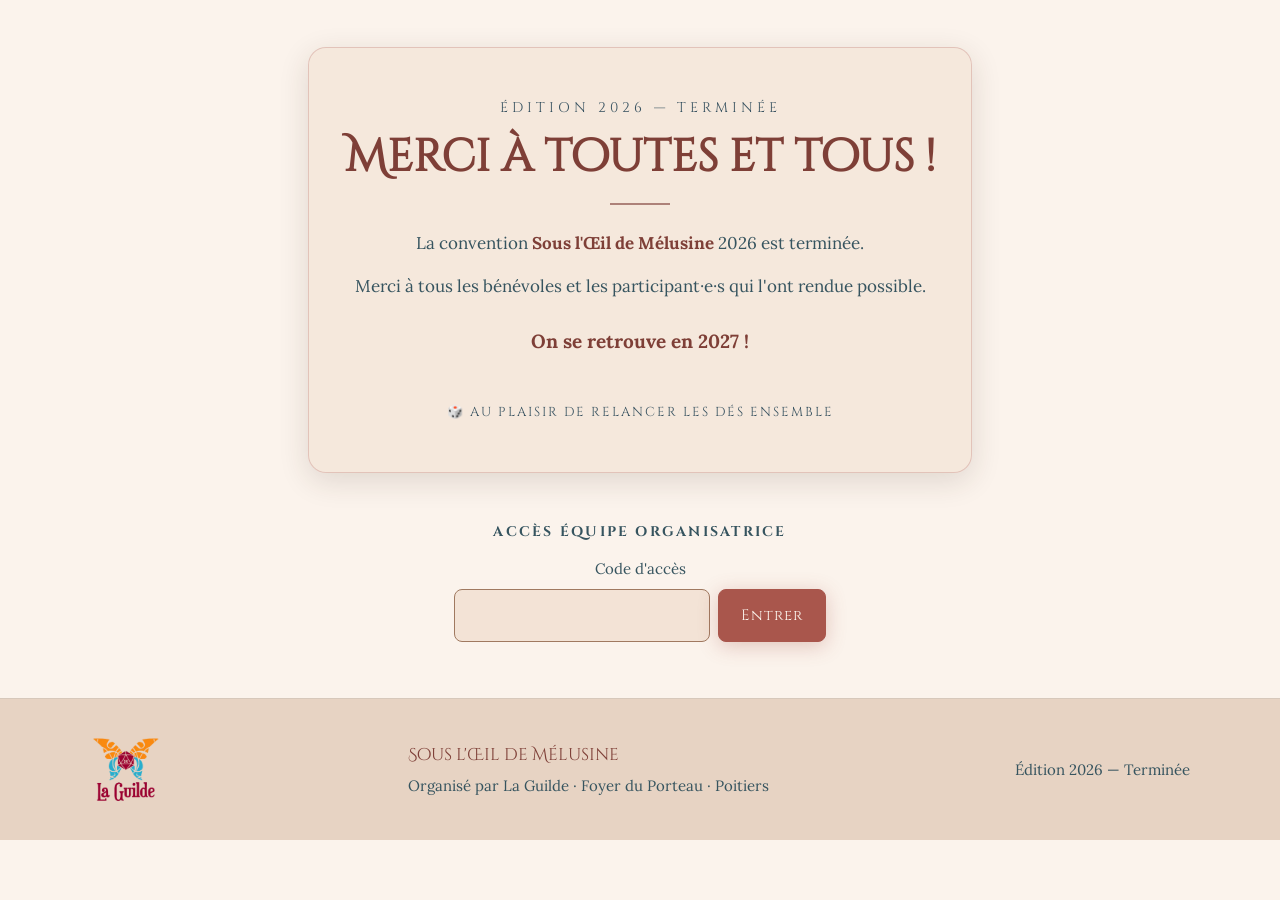
<file: aide.html>
<!DOCTYPE html>
<html lang="fr">
<head>
    <meta charset="UTF-8">
    <meta name="viewport" content="width=device-width, initial-scale=1.0">
    <script src="acces.js?v=1"></script><!-- rideau équipe : à retirer au lancement public (docs/ACCES_EQUIPE.md) -->
    <meta name="robots" content="noindex"><!-- idem -->
    <title>Aide — Sous l'Œil de Mélusine</title>
    <meta name="description" content="Guide d'inscription à la convention Sous l'Œil de Mélusine.">
    <link rel="preload" href="fonts/lora-latin.woff2" as="font" type="font/woff2" crossorigin>
    <link rel="preload" href="fonts/cinzel-latin.woff2" as="font" type="font/woff2" crossorigin>
    <link rel="stylesheet" href="fonts.css?v=1">
    <link rel="icon" type="image/png" sizes="32x32" href="icons/favicon-32.png">
    <link rel="icon" type="image/png" sizes="64x64" href="icons/favicon-64.png">
    <link rel="apple-touch-icon" href="icons/apple-touch-icon.png">
    <meta name="color-scheme" content="dark light">
    <link rel="stylesheet" href="theme.css?v=1">
    <link rel="stylesheet" href="styles.css?v=3">
    <style>
        /* Styles spécifiques à la page d'aide */
        .aide-section { max-width: 720px; margin: 0 auto; padding: 0 20px; }
        .aide-step { background: var(--surface); border-radius: 12px; padding: 24px; margin-bottom: 20px; border-left: 4px solid var(--gold); }
        .aide-step h3 { font-family: var(--font-heading); font-size: 17px; color: var(--gold); margin: 0 0 10px; }
        .aide-step p { font-family: var(--font-body); font-size: 15px; color: var(--text-light); line-height: 1.7; margin: 0 0 8px; }
        .aide-step .aide-note { font-size: 13px; color: var(--text-muted); font-style: italic; }
        .aide-num { display: inline-flex; align-items: center; justify-content: center; width: 28px; height: 28px; border-radius: 50%; background: var(--gold); color: var(--on-accent); font-family: var(--font-heading); font-size: 14px; font-weight: 700; margin-right: 10px; flex-shrink: 0; }
        .aide-step h3 { display: flex; align-items: center; }
        .aide-faq { margin-top: 32px; }
        .aide-faq details { background: var(--surface); border-radius: 10px; margin-bottom: 12px; padding: 0; }
        .aide-faq summary { font-family: var(--font-heading); font-size: 15px; color: var(--cream); padding: 16px 20px; cursor: pointer; letter-spacing: 0.3px; list-style: none; }
        .aide-faq summary::before { content: '▸ '; color: var(--gold); }
        .aide-faq details[open] summary::before { content: '▾ '; }
        .aide-faq details[open] summary { border-bottom: 1px solid rgb(var(--text-rgb) / 0.12); }
        .aide-faq .aide-answer { padding: 16px 20px; font-size: 15px; color: var(--text-light); line-height: 1.7; }
        .aide-back { text-align: center; margin: 32px 0; }
    </style>
</head>
<body>

<!-- Barre de retour simple (pas de nav complète) -->
<div style="position:fixed;top:0;left:0;right:0;z-index:100;background:var(--surface-2);border-bottom:1px solid var(--border);padding:14px 24px;display:flex;align-items:center;justify-content:space-between">
    <a href="programme.html" style="color:var(--gold);font-family:var(--font-heading);font-size:14px;text-decoration:none;letter-spacing:0.5px">&larr; Retour au programme</a>
    <span style="font-family:var(--font-heading);font-size:14px;color:var(--text-muted);letter-spacing:1px">Aide</span>
</div>

<div style="padding-top:70px">

    <section class="section section-dark">
        <div class="aide-section">

            <div class="section-header" style="text-align:center;margin-bottom:32px">
                <p class="section-label">Guide</p>
                <h2 class="section-title">Comment s'inscrire ?</h2>
                <div class="section-sep"></div>
            </div>

            <!-- Étape 1 -->
            <div class="aide-step">
                <h3><span class="aide-num">1</span> Créer un compte</h3>
                <p>Cliquez sur <strong>Se connecter</strong> en haut à droite. Trois options :</p>
                <p>&bull; <strong>Google</strong> ou <strong>Discord</strong> — connexion en un clic avec votre compte existant.</p>
                <p>&bull; <strong>Pseudo & email</strong> — créez un compte avec un mot de passe. Cliquez "Créer un compte", remplissez le formulaire, c'est parti !</p>
                <p class="aide-note">Votre pseudo est le nom qui apparaîtra sur les listes d'inscription. Vous pouvez le modifier à tout moment en cliquant sur votre nom dans le menu.</p>
            </div>

            <!-- Étape 2 -->
            <div class="aide-step">
                <h3><span class="aide-num">2</span> Consulter le programme</h3>
                <p>Allez sur la page <a href="programme.html" style="color:var(--gold)">Programme</a>. Les tables sont organisées par créneau horaire.</p>
                <p>Pour chaque table, vous voyez : le nom du jeu, le MJ, le système, une description, et le nombre de places disponibles.</p>
                <p class="aide-note">Les créneaux sont : Samedi matin, Samedi après-midi, Samedi soir, Dimanche matin, Dimanche après-midi.</p>
            </div>

            <!-- Étape 3 -->
            <div class="aide-step">
                <h3><span class="aide-num">3</span> S'inscrire à une table</h3>
                <p>Cliquez le bouton vert <strong>S'inscrire</strong> sur la table qui vous intéresse.</p>
                <p>&bull; S'il reste des places → vous êtes <strong>inscrit·e</strong> directement.</p>
                <p>&bull; Si la table est complète → vous êtes placé·e en <strong>liste d'attente</strong>. Si quelqu'un annule, vous serez automatiquement promu·e et recevrez un email.</p>
                <p class="aide-note">Vous ne pouvez vous inscrire qu'à une seule table par créneau. Pour changer, annulez d'abord votre inscription actuelle.</p>
            </div>

            <!-- Étape 4 -->
            <div class="aide-step">
                <h3><span class="aide-num">4</span> Ajouter des accompagnants</h3>
                <p>Vous venez avec des enfants ou des proches ? Rendez-vous sur <a href="mes-inscriptions.html" style="color:var(--gold)">Mes inscriptions</a>.</p>
                <p>Dans la section <strong>Accompagnants</strong>, ajoutez leurs noms (jusqu'à 3). Ensuite, quand vous cliquez "S'inscrire" sur une table, un choix vous sera proposé : <strong>"Pour moi"</strong> ou <strong>"Pour [nom de l'accompagnant]"</strong>.</p>
                <p class="aide-note">Chaque accompagnant peut être inscrit à des tables différentes. L'anti-doublon s'applique aussi : un accompagnant ne peut être inscrit qu'à une table par créneau.</p>
            </div>

            <!-- Étape 5 -->
            <div class="aide-step">
                <h3><span class="aide-num">5</span> Devenir bénévole</h3>
                <p>La convention a besoin de bénévoles ! Rendez-vous sur <a href="benevoles.html" style="color:var(--gold)">Bénévoles</a> pour voir les créneaux disponibles.</p>
                <p>Vous pouvez aussi inscrire vos accompagnants comme bénévoles.</p>
                <p class="aide-note">Attention : vous ne pouvez pas être bénévole et joueur sur le même créneau.</p>
            </div>

            <!-- Étape 6 -->
            <div class="aide-step">
                <h3><span class="aide-num">6</span> Proposer une table (MJ)</h3>
                <p>Vous voulez maîtriser une partie ? Sur la page <a href="programme.html" style="color:var(--gold)">Programme</a>, cliquez <strong>"Proposer une table (MJ)"</strong>.</p>
                <p>Remplissez le formulaire (jeu, système, créneau, nombre de places, description). Votre proposition sera validée par les organisateurs, puis apparaîtra dans le programme.</p>
                <p class="aide-note">Tout le monde peut proposer une table, pas besoin d'être MJ au départ. Vous obtiendrez le statut MJ dès qu'une de vos tables est validée.</p>
            </div>

            <!-- Étape 7 -->
            <div class="aide-step">
                <h3><span class="aide-num">7</span> Gérer ses inscriptions</h3>
                <p>La page <a href="mes-inscriptions.html" style="color:var(--gold)">Mes inscriptions</a> récapitule tout : tables de jeu, accompagnants, bénévolat, tables MJ.</p>
                <p>Vous pouvez y annuler une inscription, ajouter/supprimer un accompagnant, et demander un <strong>récapitulatif par email</strong>.</p>
            </div>

            <!-- FAQ -->
            <div class="aide-faq">
                <div class="section-header" style="text-align:center;margin-bottom:24px">
                    <h2 class="section-title" style="font-size:22px">Questions fréquentes</h2>
                    <div class="section-sep"></div>
                </div>

                <details>
                    <summary>J'ai oublié mon mot de passe</summary>
                    <div class="aide-answer">Cliquez "Se connecter" → "Pseudo & email" → "Mot de passe oublié ?". Un email avec un lien de réinitialisation vous sera envoyé (valable 1 heure).</div>
                </details>

                <details>
                    <summary>Puis-je changer de table après m'être inscrit·e ?</summary>
                    <div class="aide-answer">Oui ! Annulez d'abord votre inscription actuelle (sur "Mes inscriptions" ou sur la page Programme), puis inscrivez-vous à une autre table sur le même créneau.</div>
                </details>

                <details>
                    <summary>Que se passe-t-il si je suis en liste d'attente ?</summary>
                    <div class="aide-answer">Si quelqu'un annule son inscription, le premier en liste d'attente est automatiquement promu et reçoit un email de confirmation. Pas besoin de surveiller !</div>
                </details>

                <details>
                    <summary>Puis-je être joueur et bénévole ?</summary>
                    <div class="aide-answer">Oui, mais pas sur le même créneau. Si vous êtes inscrit·e à une table sur un créneau, vous ne pourrez pas vous inscrire comme bénévole sur ce même créneau (et inversement).</div>
                </details>

                <details>
                    <summary>Combien d'accompagnants puis-je ajouter ?</summary>
                    <div class="aide-answer">Jusqu'à 3 accompagnants par compte. Chacun peut être inscrit à des tables et créneaux bénévoles différents. Supprimer un accompagnant annule automatiquement toutes ses inscriptions.</div>
                </details>

                <details>
                    <summary>L'entrée est-elle gratuite ?</summary>
                    <div class="aide-answer">Oui, l'entrée à la convention est gratuite et ouverte à tous. L'inscription en ligne permet de réserver votre place aux tables.</div>
                </details>

                <details>
                    <summary>J'ai un problème technique</summary>
                    <div class="aide-answer">Contactez-nous par email à <strong>contact@sousloeildemelusine.fr</strong> ou via nos réseaux sociaux. Nous vous aiderons !</div>
                </details>
            </div>

            <!-- Bouton retour -->
            <div class="aide-back">
                <a href="programme.html" class="btn btn-primary">Retour au programme</a>
            </div>

        </div>
    </section>

</div>

<!-- FOOTER -->
<footer class="footer"><div class="footer-inner"><a class="footer-guilde" href="https://www.laguilde-poitiers.com/" target="_blank" rel="noopener"><img class="guilde-logo" src="img/logo-guilde-192.webp" width="72" height="68" alt="La Guilde — Poitiers" loading="lazy"></a><div><div class="footer-brand">Sous l'Œil de Mélusine</div><div class="footer-sub">Organisé par La Guilde · <span data-edition="venueDot"></span></div></div><div class="footer-right" data-edition="range"></div></div></footer>

<script src="edition.js?v=1"></script>
</body>
</html>
</file>
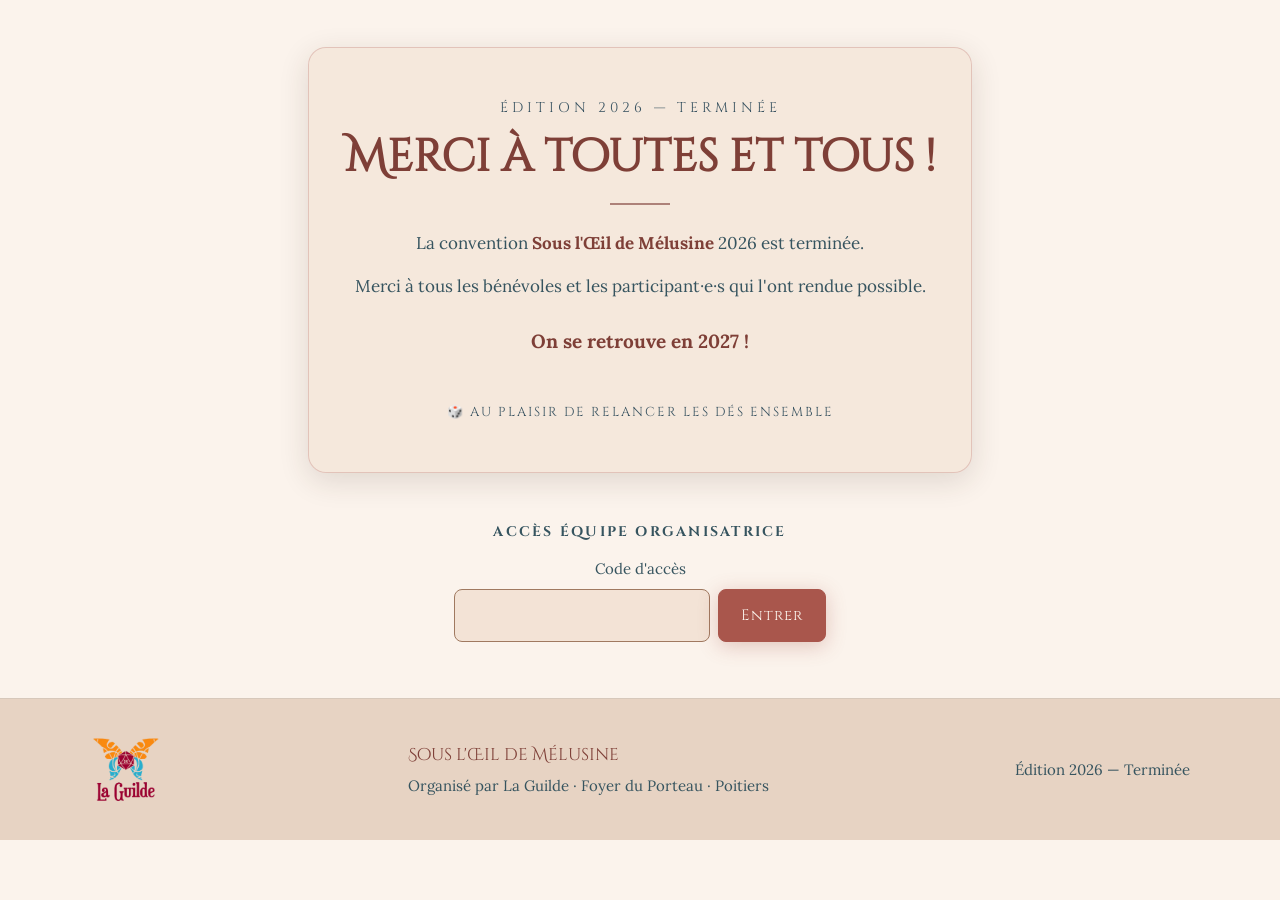
<file: benevoles.html>
<!DOCTYPE html>
<html lang="fr">
<head>
    <meta charset="UTF-8">
    <meta name="viewport" content="width=device-width, initial-scale=1.0">
    <script src="acces.js?v=1"></script><!-- rideau équipe : à retirer au lancement public (docs/ACCES_EQUIPE.md) -->
    <meta name="robots" content="noindex"><!-- idem -->
    <title>Espace Bénévoles — Sous l'Œil de Mélusine</title>
    <meta name="description" content="Inscrivez-vous comme bénévole pour la convention Sous l'Œil de Mélusine.">
    <link rel="preload" href="fonts/lora-latin.woff2" as="font" type="font/woff2" crossorigin>
    <link rel="preload" href="fonts/cinzel-latin.woff2" as="font" type="font/woff2" crossorigin>
    <link rel="stylesheet" href="fonts.css?v=1">
    <link rel="icon" type="image/png" sizes="32x32" href="icons/favicon-32.png">
    <link rel="icon" type="image/png" sizes="64x64" href="icons/favicon-64.png">
    <link rel="apple-touch-icon" href="icons/apple-touch-icon.png">
    <script>document.addEventListener('DOMContentLoaded',function(){var u=localStorage.getItem('melusine_user');var il=document.getElementById('navInscriptionsLink');if(il)il.style.display=u&&u!=='null'?'':'none';});</script>
    <meta name="color-scheme" content="dark light">
    <link rel="stylesheet" href="theme.css?v=1">
    <link rel="stylesheet" href="styles.css?v=3">
</head>
<body>

<div class="toast-container" id="toasts"></div>

<!-- AUTH MODAL -->
<div class="modal-overlay" id="authModal">
    <div class="modal">
        <button class="modal-close" onclick="closeAuthModal()">✕</button>
        <h3>Se connecter</h3>
        <p class="modal-game" id="modalGame"></p>
        <p id="modalSubtext">Connectez-vous pour vous inscrire comme bénévole</p>
        <div id="authOptions" class="auth-options">
            <button class="auth-btn" onclick="loginGoogle()"><span class="auth-btn-icon">🔑</span><div><div class="auth-btn-text">Continuer avec Google</div><div class="auth-btn-sub">Connexion rapide</div></div></button>
            <button class="auth-btn" onclick="loginDiscord()"><span class="auth-btn-icon">🎮</span><div><div class="auth-btn-text">Continuer avec Discord</div><div class="auth-btn-sub">Compte Discord</div></div></button>
            <div class="auth-divider">ou</div>
            <button class="auth-btn" onclick="showEmailForm()"><span class="auth-btn-icon">✉️</span><div><div class="auth-btn-text">Pseudo & email</div><div class="auth-btn-sub">Sans compte</div></div></button>
        </div>
        <div id="emailForm" class="auth-form">
            <label>Email</label>
            <input type="email" id="inputEmail" placeholder="votre@email.com">
            <label>Mot de passe</label>
            <input type="password" id="inputPassword" placeholder="Votre mot de passe" onkeydown="if(event.key==='Enter')loginEmail()">
            <button class="btn btn-primary" style="width:100%" onclick="loginEmail()">Se connecter</button>
            <p style="margin-top:10px;font-size:13px;color:var(--accent-text);cursor:pointer;text-align:center" onclick="showForgotForm()">Mot de passe oublié ?</p>
            <p style="margin-top:8px;font-size:14px;color:var(--text-muted);text-align:center">Pas encore de compte ? <span style="color:var(--accent-text);cursor:pointer" onclick="showRegisterForm()">Créer un compte</span></p>
            <p style="margin-top:8px;font-size:14px;color:var(--text-muted);cursor:pointer;text-align:center" onclick="showAuthOptions()">← Retour</p>
        </div>
        <div id="registerForm" class="auth-form">
            <label>Pseudo / Nom</label>
            <input type="text" id="inputRegNom" placeholder="Votre pseudo ou prénom">
            <label>Email</label>
            <input type="email" id="inputRegEmail" placeholder="votre@email.com">
            <label>Mot de passe (6 caractères min.)</label>
            <input type="password" id="inputRegPassword" placeholder="Choisissez un mot de passe">
            <label>Confirmer le mot de passe</label>
            <input type="password" id="inputRegConfirm" placeholder="Retapez le mot de passe" onkeydown="if(event.key==='Enter')registerEmail()">
            <button class="btn btn-primary" style="width:100%" onclick="registerEmail()">Créer mon compte</button>
            <p style="margin-top:8px;font-size:14px;color:var(--text-muted);text-align:center">Déjà un compte ? <span style="color:var(--accent-text);cursor:pointer" onclick="showEmailForm()">Se connecter</span></p>
            <p style="margin-top:8px;font-size:14px;color:var(--text-muted);cursor:pointer;text-align:center" onclick="showAuthOptions()">← Retour</p>
        </div>
        <div id="forgotForm" class="auth-form">
            <p style="font-size:15px;color:var(--text-light);text-align:center;margin-bottom:16px">Entrez votre email pour recevoir un lien de réinitialisation :</p>
            <label>Email</label>
            <input type="email" id="inputForgotEmail" placeholder="votre@email.com" onkeydown="if(event.key==='Enter')sendForgotPassword()">
            <button class="btn btn-primary" style="width:100%" onclick="sendForgotPassword()">Envoyer le lien</button>
            <p style="margin-top:12px;font-size:14px;color:var(--text-muted);cursor:pointer;text-align:center" onclick="showEmailForm()">← Retour à la connexion</p>
        </div>
        <div id="resetForm" class="auth-form">
            <p style="font-size:15px;color:var(--text-light);text-align:center;margin-bottom:16px">Choisissez votre nouveau mot de passe :</p>
            <label>Nouveau mot de passe (6 caractères min.)</label>
            <input type="password" id="inputResetPassword" placeholder="Nouveau mot de passe">
            <label>Confirmer</label>
            <input type="password" id="inputResetConfirm" placeholder="Retapez le mot de passe" onkeydown="if(event.key==='Enter')submitResetPassword()">
            <button class="btn btn-primary" style="width:100%" onclick="submitResetPassword()">Réinitialiser</button>
        </div>
        <div id="pseudoForm" class="auth-form">
            <p id="pseudoHint" style="font-size:15px;color:var(--text-light);text-align:center;margin-bottom:16px">Choisissez votre pseudo :</p>
            <label>Pseudo affiché</label>
            <input type="text" id="inputPseudo" placeholder="Votre pseudo" onkeydown="if(event.key==='Enter')confirmPseudo()">
            <button class="btn btn-primary" style="width:100%" onclick="confirmPseudo()">Confirmer</button>
        </div>
    </div>
</div>

<!-- NAV -->
<nav class="nav" id="nav">
    <div class="nav-inner">
        <a href="index.html" class="nav-brand"><img src="img/logo-guilde-192.webp" width="46" height="44" alt=""><span>Mélusine</span></a>
        <button class="nav-toggle" id="navToggle" aria-label="Menu"><span></span><span></span><span></span></button>
        <ul class="nav-links" id="navLinks">
            <li><a href="index.html">Accueil</a></li>
            <li><a href="programme.html">Programme</a></li>
            <li><a href="infos.html">Infos</a></li>
            <li><a href="benevoles.html" class="active">Bénévoles</a></li>
            <li id="navInscriptionsLink" style="display:none"><a href="mes-inscriptions.html">Mes inscriptions</a></li>
            <li id="navUserArea"><button class="nav-user-btn" onclick="openAuthModal()">Se connecter</button></li>
        </ul>
    </div>
</nav>

<!-- MODAL CHOIX ACCOMPAGNANT BENEVOLE -->
<div class="modal-overlay" id="choixBenevoleModal">
    <div class="modal">
        <button class="modal-close" onclick="closeChoixBenevoleModal()">✕</button>
        <h3>Pour qui ?</h3>
        <p id="choixBenevoleCreneau" style="font-size:15px;color:var(--text-muted);text-align:center;margin-bottom:20px"></p>
        <div id="choixBenevoleOptions" class="auth-options"></div>
    </div>
</div>

<!-- CONTENU -->
<div style="padding-top:90px">

    <!-- Non connecté (caché par défaut — le JS décide quoi afficher) -->
    <section class="section section-dark" id="benevoleLoginPrompt" style="display:none">
        <div class="section-inner" style="text-align:center">
            <div class="section-header"><p class="section-label">Bénévolat</p><h2 class="section-title">Devenir bénévole</h2><div class="section-sep"></div></div>
            <p class="mj-intro">La convention a besoin de bénévoles pour l'accueil, la buvette, l'installation et le rangement. Inscrivez-vous sur un ou plusieurs créneaux !</p>
            <button class="btn btn-primary" onclick="openAuthModal()">Se connecter pour s'inscrire</button>
        </div>
    </section>

    <!-- Connecté : mes inscriptions bénévoles -->
    <section class="section section-dark" id="mesBenevoles" style="display:none">
        <div class="section-inner">
            <div class="section-header"><p class="section-label">Mes créneaux</p><h2 class="section-title">Mon bénévolat</h2><div class="section-sep"></div></div>
            <div id="mesBenevoleGrid"></div>
        </div>
    </section>

    <!-- Créneaux disponibles -->
    <section class="section section-dark" id="benevoleCreneaux" style="display:none">
        <div class="section-inner">
            <div class="section-header"><p class="section-label">Créneaux disponibles</p><h2 class="section-title">S'inscrire comme bénévole</h2><div class="section-sep"></div></div>
            <div class="programme-grid" id="benevoleGrid"><div class="loading-shimmer" style="height:80px"></div></div>
        </div>
    </section>

</div>

<!-- FOOTER -->
<footer class="footer"><div class="footer-inner"><a class="footer-guilde" href="https://www.laguilde-poitiers.com/" target="_blank" rel="noopener"><img class="guilde-logo" src="img/logo-guilde-192.webp" width="72" height="68" alt="La Guilde — Poitiers" loading="lazy"></a><div><div class="footer-brand">Sous l'Œil de Mélusine</div><div class="footer-sub">Organisé par La Guilde · <span data-edition="venueDot"></span></div></div><div class="footer-right" data-edition="range"></div></div></footer>
<button class="scroll-top" id="scrollTop" aria-label="Retour en haut">↑</button>

<script src="edition.js?v=1"></script>
<script src="app.supabase.js?v=5"></script>
<script>
(function() {
'use strict';

// Variable partagée : engagements du principal par créneau (pour le modal "Pour qui ?")
var _engagements = {};

// ── Callbacks app.supabase.js ────────────────────────────────────────────────
window.onUserLogin = function() { updateBenevoleView(); };
window.onUserLogout = function() { updateBenevoleView(); };

window.onPageInit = async function() {
    // Affichage INSTANTANÉ pour un visiteur : copie publique de la dernière visite (créneaux sans noms
    // d'inscrits), remplacée dès que les données fraîches arrivent.
    var copie = (typeof readPublicCache === 'function') ? readPublicCache() : null;
    if (copie && copie.creneaux_benevoles) updateBenevoleView(copie);

    // UN SEUL appel API charge tout (créneaux + données utilisateur)
    var allData = await fetchAllPublic();
    updateBenevoleView(allData);
};

// ── Affichage conditionnel ──────────────────────────────────────────────────

function updateBenevoleView(allData) {
    var user = APP.currentUser;
    document.getElementById('benevoleLoginPrompt').style.display = !user ? 'block' : 'none';
    document.getElementById('mesBenevoles').style.display = user ? 'block' : 'none';
    document.getElementById('benevoleCreneaux').style.display = 'block';

    // Charger les créneaux + engagements depuis allData (0 appels supplémentaires)
    loadCreneauxBenevoles(allData);
    if (user) {
        loadMesBenevoles();
    }
}

// ── Créneaux disponibles ────────────────────────────────────────────────────

async function loadCreneauxBenevoles(allData) {
    try {
        // Utiliser les données du endpoint groupé (0 appels supplémentaires)
        var creneaux = (allData && allData.creneaux_benevoles) ? allData.creneaux_benevoles : null;
        if (!creneaux) {
            // Fallback : charger directement depuis Supabase
            var { data } = await APP.supabase.from('creneaux_benevoles').select('*');
            creneaux = data || [];
        }
        var grid = document.getElementById('benevoleGrid');
        if (!creneaux || creneaux.length === 0) {
            grid.innerHTML = '<p style="text-align:center;color:var(--text-muted);font-size:16px;padding:40px 0">Aucun créneau bénévole disponible pour le moment.</p>';
            return;
        }

        // Engagements de l'utilisateur principal (déjà dans allData, 0 appels supplémentaires)
        // Stocké dans _engagements pour être accessible par le modal "Pour qui ?"
        _engagements = {};
        var engagements = _engagements;
        var user = APP.currentUser;
        if (user && allData) {
            // Inscriptions JDR
            (allData.mes_inscriptions || []).forEach(function(i) {
                if (!i.nom_accompagnant || i.nom_accompagnant.trim() === '') {
                    engagements[i.creneau] = 'Joueur : ' + i.jeu;
                }
            });
            // Tables MJ
            (allData.mes_propositions || []).forEach(function(p) {
                if (p.statut_table !== 'refusé') {
                    engagements[p.creneau] = 'MJ : ' + p.jeu;
                }
            });
            // Bénévolat déjà inscrit (principal uniquement)
            (allData.mes_benevoles || []).forEach(function(b) {
                if (!b.nom_accompagnant || b.nom_accompagnant.trim() === '') {
                    engagements[b.creneau] = 'Bénévole';
                }
            });
        }

        grid.innerHTML = creneaux.map(function(c) {
            var rest = parseInt(c.places_restantes) || 0;
            var max = parseInt(c.places) || 0;
            var ins = parseInt(c.inscrits) || 0;
            var full = c.complet || rest <= 0;
            var statusTxt = full ? 'Complet (' + ins + '/' + max + ')' : rest + ' place' + (rest > 1 ? 's' : '') + ' sur ' + max;
            var badgeCls = full ? 'badge-complet' : 'badge-dispo';

            // Vérifier si l'utilisateur principal est déjà engagé sur ce créneau
            var engagement = engagements[c.creneau];
            var hasAccompagnants = APP.accompagnants && APP.accompagnants.length > 0;
            var btn;
            if (full) {
                btn = '<span class="badge badge-complet">Complet</span>';
            } else if (engagement && !hasAccompagnants) {
                // Principal engagé et pas d'accompagnants → badge grisé
                btn = '<span class="badge badge-attente" title="' + escHtml(engagement) + '">Déjà pris (' + escHtml(engagement) + ')</span>';
            } else if (engagement && hasAccompagnants) {
                // Principal engagé MAIS a des accompagnants → bouton pour inscrire un accompagnant
                btn = '<span class="badge badge-attente" style="font-size:11px;margin-bottom:6px" title="' + escHtml(engagement) + '">Vous : ' + escHtml(engagement) + '</span>'
                    + '<button class="btn btn-small btn-green" onclick="inscrireBenevole(\'' + esc(c.creneau) + '\')">Inscrire un accompagnant</button>';
            } else {
                btn = '<button class="btn btn-small btn-green" onclick="inscrireBenevole(\'' + esc(c.creneau) + '\')">S\'inscrire</button>';
            }

            // Liste des bénévoles inscrits sur ce créneau
            var inscritsHtml = '';
            if (c.noms_inscrits && c.noms_inscrits.length > 0) {
                inscritsHtml = '<div style="margin-top:8px;font-size:13px;color:var(--text-muted)">👥 ' + c.noms_inscrits.map(function(n) { return escHtml(n); }).join(', ') + '</div>';
            }

            var dimmed = engagement && !hasAccompagnants;
            return '<div class="creneau"' + (dimmed ? ' style="opacity:0.6"' : '') + '>'
                + '<div class="creneau-time">' + escHtml(c.creneau) + '</div>'
                + '<div class="creneau-info">'
                + '<h4>Bénévolat</h4>'
                + (c.description ? '<div class="desc">' + escHtml(c.description) + '</div>' : '')
                + '<span class="badge ' + badgeCls + '">' + statusTxt + '</span>'
                + inscritsHtml
                + '</div>'
                + '<div class="creneau-actions">' + btn + '</div>'
                + '</div>';
        }).join('');
    } catch(e) { console.warn('Erreur chargement créneaux bénévoles:', e); }
}

// ── Mes inscriptions bénévoles ──────────────────────────────────────────────

async function loadMesBenevoles() {
    var user = APP.currentUser;
    if (!user) return;
    try {
        var { data: benevoles, error } = await APP.supabase.from('benevoles').select('*')
            .eq('email', user.email)
            .in('statut', ['inscrit']);
        if (error) throw error;
        var grid = document.getElementById('mesBenevoleGrid');
        if (!benevoles || benevoles.length === 0) {
            grid.innerHTML = '<p style="text-align:center;color:var(--text-muted);font-size:16px">Vous n\'êtes inscrit·e à aucun créneau bénévole.</p>';
            return;
        }
        grid.innerHTML = benevoles.map(function(b) {
            var label = b.nom_accompagnant
                ? 'Bénévole — ' + escHtml(b.creneau) + ' <span style="color:var(--text-muted);font-size:13px">(' + escHtml(b.nom_accompagnant) + ')</span>'
                : 'Bénévole — ' + escHtml(b.creneau);
            var annulerArgs = b.nom_accompagnant
                ? '\'' + esc(b.creneau) + '\',\'' + esc(b.nom_accompagnant) + '\''
                : '\'' + esc(b.creneau) + '\'';
            return '<div class="mes-inscriptions">'
                + '<div class="mi-info"><h4>' + label + '</h4></div>'
                + '<button class="btn btn-small btn-red" onclick="annulerBenevole(' + annulerArgs + ')">Annuler</button>'
                + '</div>';
        }).join('');
    } catch(e) { console.warn('Erreur chargement bénévoles:', e); }
}

// ── Modal "Pour qui ?" ──────────────────────────────────────────────────────

/**
 * Affiche la modal de choix : s'inscrire soi-même ou un accompagnant comme bénévole.
 * @param {string} creneau - Le créneau bénévole
 */
function showChoixBenevoleModal(creneau) {
    document.getElementById('choixBenevoleCreneau').textContent = 'Créneau : ' + creneau;

    // Récupérer les engagements du principal sur ce créneau
    // (MJ, joueur JDR, déjà bénévole)
    var engagement = _engagements ? _engagements[creneau] : null;

    var options = '';

    // Bouton "moi" seulement si le principal n'est pas déjà engagé
    if (!engagement) {
        options += '<button class="auth-btn" onclick="doInscrireBenevole(\'' + esc(creneau) + '\'); closeChoixBenevoleModal()">'
            + '<span class="auth-btn-icon">🧑</span>'
            + '<div><div class="auth-btn-text">' + escHtml(APP.currentUser.nom) + ' (moi)</div><div class="auth-btn-sub">Inscription personnelle</div></div>'
            + '</button>';
    } else {
        options += '<div style="text-align:center;color:var(--text-muted);font-size:13px;margin-bottom:12px">Vous : ' + escHtml(engagement) + '</div>';
    }

    // Un bouton par accompagnant
    APP.accompagnants.forEach(function(a) {
        options += '<button class="auth-btn" onclick="doInscrireBenevoleAccompagnant(\'' + esc(creneau) + '\',\'' + esc(a.nom_accompagnant) + '\'); closeChoixBenevoleModal()">'
            + '<span class="auth-btn-icon">👤</span>'
            + '<div><div class="auth-btn-text">' + escHtml(a.nom_accompagnant) + '</div><div class="auth-btn-sub">Accompagnant</div></div>'
            + '</button>';
    });

    document.getElementById('choixBenevoleOptions').innerHTML = options;
    document.getElementById('choixBenevoleModal').classList.add('active');
}

function closeChoixBenevoleModal() {
    document.getElementById('choixBenevoleModal').classList.remove('active');
}

// ── Actions ─────────────────────────────────────────────────────────────────

/**
 * Gère le clic sur "S'inscrire" d'un créneau bénévole.
 * Si l'utilisateur a des accompagnants → ouvre le modal "Pour qui ?".
 * Sinon → inscrit directement.
 */
function inscrireBenevole(creneau) {
    var user = APP.currentUser;
    if (!user) { openAuthModal(); return; }
    var clickedBtn = event && event.target ? event.target.closest('button') : null;
    if (APP.accompagnants && APP.accompagnants.length > 0) {
        showChoixBenevoleModal(creneau);
    } else {
        doInscrireBenevole(creneau, clickedBtn);
    }
}

/**
 * Inscrit le joueur principal comme bénévole.
 */
async function doInscrireBenevole(creneau, btn) {
    var user = APP.currentUser;
    if (!user) { openAuthModal(); return; }
    if (btn) {
        btn.classList.add('btn-click-pulse');
        setTimeout(function() { btn.disabled = true; btn.classList.add('btn-loading'); btn.dataset.originalText = btn.textContent; }, 200);
    }
    try {
        var { error } = await APP.supabase.from('benevoles').insert({
            nom: user.nom,
            email: user.email,
            creneau: creneau,
            statut: 'inscrit',
            type_inscrit: 'principal',
        });
        if (error) throw error;
        toast('Inscription bénévole confirmée !', 'success');
        if (window.invalidateCache) window.invalidateCache();
        var freshData = await fetchAllData();
        loadCreneauxBenevoles(freshData);
        loadMesBenevoles();
    } catch(e) {
        toast(e.message, 'error');
        if (btn) { btn.disabled = false; btn.classList.remove('btn-loading', 'btn-click-pulse'); btn.textContent = btn.dataset.originalText || 'S\'inscrire'; }
    }
}

/**
 * Inscrit un accompagnant comme bénévole.
 */
var _isProcessingBenevole = false;

async function doInscrireBenevoleAccompagnant(creneau, nomAccompagnant) {
    var user = APP.currentUser;
    if (!user) { openAuthModal(); return; }
    if (_isProcessingBenevole) return;
    _isProcessingBenevole = true;
    toast('Inscription de ' + nomAccompagnant + ' en cours...', 'info');
    try {
        var { error } = await APP.supabase.from('benevoles').insert({
            nom: user.nom,
            email: user.email,
            creneau: creneau,
            type_inscrit: 'accompagnant',
            nom_accompagnant: nomAccompagnant,
            statut: 'inscrit',
        });
        if (error) throw error;
        toast('Inscription bénévole confirmée pour ' + nomAccompagnant + ' !', 'success');
        if (window.invalidateCache) window.invalidateCache();
        var freshData = await fetchAllData();
        loadCreneauxBenevoles(freshData);
        loadMesBenevoles();
    } catch(e) { toast(e.message, 'error'); } finally { _isProcessingBenevole = false; }
}

/**
 * Annule une inscription bénévole (principal ou accompagnant).
 */
async function annulerBenevole(creneau, nomAccompagnant) {
    var msg = nomAccompagnant
        ? 'Annuler le bénévolat de ' + nomAccompagnant + ' sur ' + creneau + ' ?'
        : 'Annuler votre bénévolat sur ' + creneau + ' ?';
    if (!confirm(msg)) return;
    var user = APP.currentUser;
    if (!user) return;
    if (_isProcessingBenevole) return;
    _isProcessingBenevole = true;
    try {
        // Annuler l'inscription bénévole via Supabase
        var query = APP.supabase.from('benevoles')
            .update({ statut: 'annulé' })
            .eq('email', user.email)
            .eq('creneau', creneau)
            .eq('statut', 'inscrit');
        if (nomAccompagnant) {
            query = query.eq('nom_accompagnant', nomAccompagnant);
        } else {
            query = query.eq('type_inscrit', 'principal');
        }
        var { error } = await query;
        if (error) throw error;
        toast('Inscription bénévole annulée', 'success');
        if (window.invalidateCache) window.invalidateCache();
        var freshData = await fetchAllData();
        loadCreneauxBenevoles(freshData);
        loadMesBenevoles();
    } catch(e) { toast(e.message, 'error'); } finally { _isProcessingBenevole = false; }
}

// ── Exports ─────────────────────────────────────────────────────────────────
window.inscrireBenevole = inscrireBenevole;
window.doInscrireBenevole = doInscrireBenevole;
window.doInscrireBenevoleAccompagnant = doInscrireBenevoleAccompagnant;
window.annulerBenevole = annulerBenevole;
window.showChoixBenevoleModal = showChoixBenevoleModal;
window.closeChoixBenevoleModal = closeChoixBenevoleModal;

})();
</script>
</body>
</html>
</file>
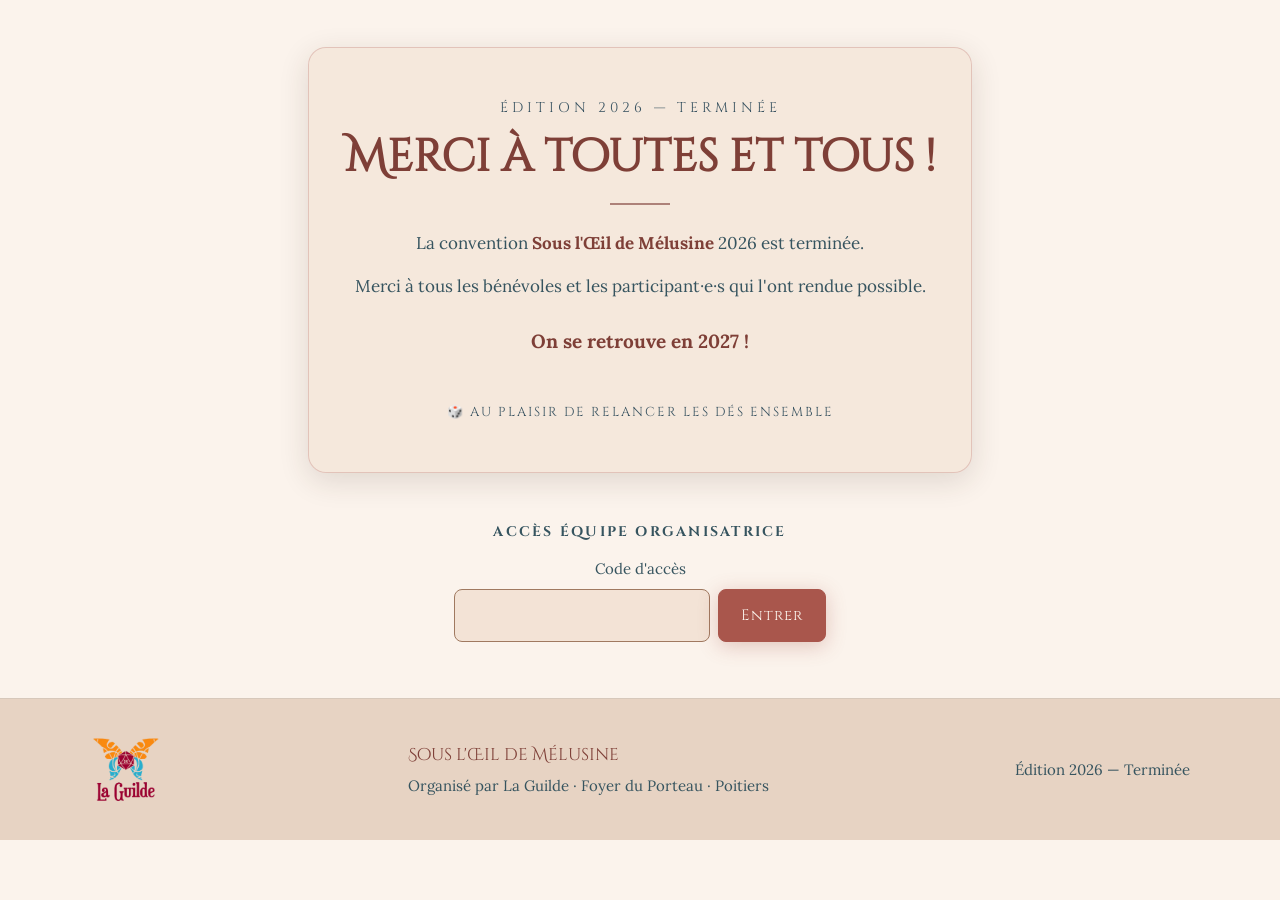
<file: espace-mj.html>
<!DOCTYPE html>
<html lang="fr">
<head>
    <meta charset="UTF-8">
    <meta name="viewport" content="width=device-width, initial-scale=1.0">
    <script src="acces.js?v=1"></script><!-- rideau équipe : à retirer au lancement public (docs/ACCES_EQUIPE.md) -->
    <meta name="robots" content="noindex"><!-- idem -->
    <title>Espace MJ — Sous l'Œil de Mélusine</title>
    <meta name="description" content="Proposez une table de JDR pour la convention Sous l'Œil de Mélusine.">
    <link rel="preload" href="fonts/lora-latin.woff2" as="font" type="font/woff2" crossorigin>
    <link rel="preload" href="fonts/cinzel-latin.woff2" as="font" type="font/woff2" crossorigin>
    <link rel="stylesheet" href="fonts.css?v=1">
    <link rel="icon" type="image/png" sizes="32x32" href="icons/favicon-32.png">
    <link rel="icon" type="image/png" sizes="64x64" href="icons/favicon-64.png">
    <link rel="apple-touch-icon" href="icons/apple-touch-icon.png">
    <script>document.addEventListener('DOMContentLoaded',function(){var u=localStorage.getItem('melusine_user');var il=document.getElementById('navInscriptionsLink');if(il)il.style.display=u&&u!=='null'?'':'none';});</script>
    <meta name="color-scheme" content="dark light">
    <link rel="stylesheet" href="theme.css?v=1">
    <link rel="stylesheet" href="styles.css?v=3">
</head>
<body>

<div class="toast-container" id="toasts"></div>

<!-- AUTH MODAL (identique sur toutes les pages) -->
<div class="modal-overlay" id="authModal">
    <div class="modal">
        <button class="modal-close" onclick="closeAuthModal()">✕</button>
        <h3>Se connecter</h3>
        <p class="modal-game" id="modalGame"></p>
        <p id="modalSubtext">Connectez-vous pour accéder à l'espace MJ</p>
        <div id="authOptions" class="auth-options">
            <button class="auth-btn" onclick="loginGoogle()"><span class="auth-btn-icon">🔑</span><div><div class="auth-btn-text">Continuer avec Google</div><div class="auth-btn-sub">Connexion rapide</div></div></button>
            <button class="auth-btn" onclick="loginDiscord()"><span class="auth-btn-icon">🎮</span><div><div class="auth-btn-text">Continuer avec Discord</div><div class="auth-btn-sub">Compte Discord</div></div></button>
            <div class="auth-divider">ou</div>
            <button class="auth-btn" onclick="showEmailForm()"><span class="auth-btn-icon">✉️</span><div><div class="auth-btn-text">Pseudo & email</div><div class="auth-btn-sub">Sans compte</div></div></button>
        </div>
        <div id="emailForm" class="auth-form">
            <label>Email</label>
            <input type="email" id="inputEmail" placeholder="votre@email.com">
            <label>Mot de passe</label>
            <input type="password" id="inputPassword" placeholder="Votre mot de passe" onkeydown="if(event.key==='Enter')loginEmail()">
            <button class="btn btn-primary" style="width:100%" onclick="loginEmail()">Se connecter</button>
            <p style="margin-top:10px;font-size:13px;color:var(--accent-text);cursor:pointer;text-align:center" onclick="showForgotForm()">Mot de passe oublié ?</p>
            <p style="margin-top:8px;font-size:14px;color:var(--text-muted);text-align:center">Pas encore de compte ? <span style="color:var(--accent-text);cursor:pointer" onclick="showRegisterForm()">Créer un compte</span></p>
            <p style="margin-top:8px;font-size:14px;color:var(--text-muted);cursor:pointer;text-align:center" onclick="showAuthOptions()">← Retour</p>
        </div>
        <div id="registerForm" class="auth-form">
            <label>Pseudo / Nom</label>
            <input type="text" id="inputRegNom" placeholder="Votre pseudo ou prénom">
            <label>Email</label>
            <input type="email" id="inputRegEmail" placeholder="votre@email.com">
            <label>Mot de passe (6 caractères min.)</label>
            <input type="password" id="inputRegPassword" placeholder="Choisissez un mot de passe">
            <label>Confirmer le mot de passe</label>
            <input type="password" id="inputRegConfirm" placeholder="Retapez le mot de passe" onkeydown="if(event.key==='Enter')registerEmail()">
            <button class="btn btn-primary" style="width:100%" onclick="registerEmail()">Créer mon compte</button>
            <p style="margin-top:8px;font-size:14px;color:var(--text-muted);text-align:center">Déjà un compte ? <span style="color:var(--accent-text);cursor:pointer" onclick="showEmailForm()">Se connecter</span></p>
            <p style="margin-top:8px;font-size:14px;color:var(--text-muted);cursor:pointer;text-align:center" onclick="showAuthOptions()">← Retour</p>
        </div>
        <div id="forgotForm" class="auth-form">
            <p style="font-size:15px;color:var(--text-light);text-align:center;margin-bottom:16px">Entrez votre email pour recevoir un lien de réinitialisation :</p>
            <label>Email</label>
            <input type="email" id="inputForgotEmail" placeholder="votre@email.com" onkeydown="if(event.key==='Enter')sendForgotPassword()">
            <button class="btn btn-primary" style="width:100%" onclick="sendForgotPassword()">Envoyer le lien</button>
            <p style="margin-top:12px;font-size:14px;color:var(--text-muted);cursor:pointer;text-align:center" onclick="showEmailForm()">← Retour à la connexion</p>
        </div>
        <div id="resetForm" class="auth-form">
            <p style="font-size:15px;color:var(--text-light);text-align:center;margin-bottom:16px">Choisissez votre nouveau mot de passe :</p>
            <label>Nouveau mot de passe (6 caractères min.)</label>
            <input type="password" id="inputResetPassword" placeholder="Nouveau mot de passe">
            <label>Confirmer</label>
            <input type="password" id="inputResetConfirm" placeholder="Retapez le mot de passe" onkeydown="if(event.key==='Enter')submitResetPassword()">
            <button class="btn btn-primary" style="width:100%" onclick="submitResetPassword()">Réinitialiser</button>
        </div>
        <div id="pseudoForm" class="auth-form">
            <p id="pseudoHint" style="font-size:15px;color:var(--text-light);text-align:center;margin-bottom:16px">Choisissez votre pseudo :</p>
            <label>Pseudo affiché</label>
            <input type="text" id="inputPseudo" placeholder="Votre pseudo" onkeydown="if(event.key==='Enter')confirmPseudo()">
            <button class="btn btn-primary" style="width:100%" onclick="confirmPseudo()">Confirmer</button>
        </div>
    </div>
</div>

<!-- NAV -->
<nav class="nav" id="nav">
    <div class="nav-inner">
        <a href="index.html" class="nav-brand"><img src="img/logo-guilde-192.webp" width="46" height="44" alt=""><span>Mélusine</span></a>
        <button class="nav-toggle" id="navToggle" aria-label="Menu"><span></span><span></span><span></span></button>
        <ul class="nav-links" id="navLinks">
            <li><a href="index.html">Accueil</a></li>
            <li><a href="programme.html">Programme</a></li>
            <li><a href="infos.html">Infos</a></li>
            <li><a href="benevoles.html">Bénévoles</a></li>
            <li id="navInscriptionsLink" style="display:none"><a href="mes-inscriptions.html">Mes inscriptions</a></li>
            <li id="navUserArea"><button class="nav-user-btn" onclick="openAuthModal()">Se connecter</button></li>
        </ul>
    </div>
</nav>

<!-- CONTENU PRINCIPAL -->
<div style="padding-top:90px">

    <!-- Message si non connecté (caché par défaut pour éviter le flash) -->
    <section class="section section-dark" id="mjLoginPrompt" style="display:none">
        <div class="section-inner" style="text-align:center">
            <div class="section-header"><p class="section-label">Espace MJ</p><h2 class="section-title">Proposer une table</h2><div class="section-sep"></div></div>
            <p style="color:var(--text-light);font-size:17px;margin-bottom:24px">Connectez-vous pour proposer une table de JDR.</p>
            <button class="btn btn-primary" onclick="openAuthModal()">Se connecter</button>
        </div>
    </section>

    <!-- Formulaire MJ (visible si connecté) -->
    <section class="section section-dark" id="mjContent" style="display:none">
        <div class="section-inner">
            <div class="section-header"><p class="section-label">Espace MJ</p><h2 class="section-title">Proposer une table</h2><div class="section-sep"></div></div>
            <p class="mj-intro">Proposez une table de JDR pour la convention. Un administrateur validera votre proposition avant qu'elle apparaisse dans le programme.</p>
            <p style="font-size:13px;color:var(--text-muted);text-align:center;margin-bottom:20px;font-style:italic">Vous pouvez proposer plusieurs tables sur un même créneau, mais une seule sera validée par créneau et par MJ.</p>
            <div class="mj-form" id="mjForm">
                <div class="mj-form-grid">
                    <div class="mj-form-group">
                        <label class="mj-label">Nom du jeu + titre du scénario *</label>
                        <input type="text" id="mjJeu" class="mj-input" placeholder="Ex: Donjons &amp; Dragons : La Malédiction de Strahd" maxlength="100">
                    </div>
                    <div class="mj-form-group">
                        <label class="mj-label">Votre pseudo</label>
                        <input type="text" id="mjNom" class="mj-input" readonly style="opacity:0.7;cursor:not-allowed">
                    </div>
                    <div class="mj-form-group">
                        <label class="mj-label">Système de jeu</label>
                        <input type="text" id="mjSysteme" class="mj-input" placeholder="Ex: D&D 5e, Cthulhu, Fate...">
                    </div>
                    <div class="mj-form-group">
                        <label class="mj-label">Créneau souhaité *</label>
                        <select id="mjCreneau" class="mj-input">
                            <option value="">Chargement des créneaux...</option>
                        </select>
                    </div>
                    <div class="mj-form-group">
                        <label class="mj-label">Nombre total de places * (1-5)</label>
                        <input type="number" id="mjPlaces" class="mj-input" min="1" max="5" value="5" onchange="updatePlacesWeb()">
                    </div>
                    <div class="mj-form-group">
                        <label class="mj-label">Dont places en ligne *</label>
                        <input type="number" id="mjPlacesWeb" class="mj-input" min="0" max="5" value="3">
                        <p style="font-size:12px;color:var(--text-muted);margin-top:4px">Les places restantes seront réservées pour l'inscription sur place le jour J.</p>
                    </div>
                    <div class="mj-form-group">
                        <label class="mj-label">Avertissement contenu</label>
                        <input type="text" id="mjContentWarning" class="mj-input" placeholder="Ex: Horreur, violence (optionnel)">
                    </div>
                </div>
                <div class="mj-form-group mj-form-full">
                    <label class="mj-label">Description</label>
                    <textarea id="mjDescription" class="mj-input mj-textarea" placeholder="Décrivez votre table en quelques lignes..." maxlength="500"></textarea>
                    <p class="mj-char-count"><span id="mjDescCount">0</span>/500</p>
                </div>
                <div class="mj-form-actions">
                    <button class="btn btn-primary" onclick="proposerTable()">Proposer cette table</button>
                </div>
            </div>
            <div id="mjPropositions"></div>
        </div>
    </section>
</div>

<!-- FOOTER -->
<footer class="footer"><div class="footer-inner"><a class="footer-guilde" href="https://www.laguilde-poitiers.com/" target="_blank" rel="noopener"><img class="guilde-logo" src="img/logo-guilde-192.webp" width="72" height="68" alt="La Guilde — Poitiers" loading="lazy"></a><div><div class="footer-brand">Sous l'Œil de Mélusine</div><div class="footer-sub">Organisé par La Guilde · <span data-edition="venueDot"></span></div></div><div class="footer-right" data-edition="range"></div></div></footer>
<button class="scroll-top" id="scrollTop" aria-label="Retour en haut">↑</button>

<!-- Scripts partagés puis spécifiques -->
<script src="edition.js?v=1"></script>
<script src="app.supabase.js?v=5"></script>
<script>
(function() {
'use strict';

// ── Callbacks appelés par app.supabase.js après login/logout ────────────────

window.onUserLogin = function() {
    updateMJView();
};

window.onUserLogout = function() {
    updateMJView();
};

// ── Init de la page ─────────────────────────────────────────────────────────

window.onPageInit = async function() {
    updateMJView();

    // Peupler le select des créneaux dynamiquement depuis les données du programme
    var allData = await fetchAllPublic();
    if (allData && allData.programme) {
        var creneauxSet = {};
        var creneaux = [];
        allData.programme.forEach(function(p) {
            if (p.creneau && !creneauxSet[p.creneau]) {
                creneauxSet[p.creneau] = true;
                creneaux.push(p.creneau);
            }
        });
        // Créneaux JDR officiels (ne pas mélanger avec les créneaux bénévoles)
        // TODO(à fournir) : créneaux JDR de l'édition 2027. La liste ci-dessous est celle de 2026,
        // à remplacer par les créneaux officiels avant l'ouverture aux MJ (décision de contenu).
        var creneauxJDR = [
            'Samedi 10h15-13h15',
            'Samedi 13h45-18h45',
            'Samedi 14h-16h (Initiation / Enfants)',
            'Samedi 16h30-18h30 (Initiation / Enfants)',
            'Samedi 21h30-2h',
            'Dimanche 3h-8h',
            'Dimanche 10h30-12h30',
            'Dimanche 14h-16h'
        ];
        // Ajouter les créneaux JDR qui ne sont pas déjà dans la liste (depuis le programme existant)
        creneauxJDR.forEach(function(c) {
            if (!creneauxSet[c]) {
                creneauxSet[c] = true;
                creneaux.push(c);
            }
        });
        // Trier chronologiquement (samedi < dimanche, par heure)
        creneaux.sort(function(a, b) {
            var ka = (a.toLowerCase().indexOf('dimanche') !== -1 ? 100 : 0) + (parseInt((a.match(/(\d+)h/) || [])[1]) || 99);
            var kb = (b.toLowerCase().indexOf('dimanche') !== -1 ? 100 : 0) + (parseInt((b.match(/(\d+)h/) || [])[1]) || 99);
            return ka - kb;
        });
        var select = document.getElementById('mjCreneau');
        select.innerHTML = '<option value="">Choisir un cr\u00e9neau...</option>' +
            creneaux.map(function(c) { return '<option value="' + escHtml(c) + '">' + escHtml(c) + '</option>'; }).join('');
    }

    // Compteur de caractères pour la description
    var descInput = document.getElementById('mjDescription');
    if (descInput) {
        descInput.addEventListener('input', function() {
            document.getElementById('mjDescCount').textContent = this.value.length;
        });
    }
};

/**
 * Affiche la bonne section selon l'état de connexion et le rôle.
 */
function updateMJView() {
    var user = APP.currentUser;
    var role = APP.currentRole;

    document.getElementById('mjLoginPrompt').style.display = !user ? 'block' : 'none';
    document.getElementById('mjContent').style.display = user ? 'block' : 'none';

    if (user) {
        // Pré-remplir le nom du MJ
        var mjNomInput = document.getElementById('mjNom');
        if (mjNomInput && !mjNomInput.value) mjNomInput.value = user.nom;
        loadMesPropositions();
    }
}

/**
 * Envoie une proposition de table au backend.
 */
var _isProposing = false;

async function proposerTable() {
    var user = APP.currentUser;
    if (!user) { toast('Connectez-vous d\'abord', 'error'); return; }
    if (_isProposing) return;

    var jeu = document.getElementById('mjJeu').value.trim();
    var mj = document.getElementById('mjNom').value.trim();
    var systeme = document.getElementById('mjSysteme').value.trim();
    var creneau = document.getElementById('mjCreneau').value;
    var places = document.getElementById('mjPlaces').value;
    var placesWeb = document.getElementById('mjPlacesWeb').value;
    var content = document.getElementById('mjContentWarning').value.trim();
    var description = document.getElementById('mjDescription').value.trim();

    if (!jeu) { toast('Le nom du jeu est requis', 'error'); return; }
    if (!mj) { toast('Votre nom de MJ est requis', 'error'); return; }
    if (!creneau) { toast('Choisissez un créneau', 'error'); return; }
    if (parseInt(places) < 1 || parseInt(places) > 5) { toast('Le nombre de places doit être entre 1 et 5', 'error'); return; }
    if (parseInt(placesWeb) < 0 || parseInt(placesWeb) > parseInt(places)) { toast('Le nombre de places en ligne doit être entre 0 et le nombre total de places', 'error'); return; }

    // Protection double-clic : désactiver le bouton pendant l'envoi
    var btn = document.querySelector('.mj-form-actions .btn');
    if (btn) { btn.disabled = true; btn.textContent = 'Envoi en cours...'; }
    _isProposing = true;
    try {
        // Insérer la proposition dans Supabase avec statut "en_attente"
        var { error } = await APP.supabase.from('programme').insert({
            jeu: jeu,
            mj: mj,
            systeme: systeme,
            description: description,
            content_warning: content,
            creneau: creneau,
            places: parseInt(places) || 5,
            places_web: parseInt(placesWeb) >= 0 ? parseInt(placesWeb) : parseInt(places) || 5,
            email_mj: user.email,
            statut_table: 'en_attente'
        });
        if (error) throw error;
        if (window.invalidateCache) invalidateCache();
        toast('Table proposée ! Un admin la validera prochainement.', 'success');
        document.getElementById('mjJeu').value = '';
        document.getElementById('mjSysteme').value = '';
        document.getElementById('mjDescription').value = '';
        document.getElementById('mjContentWarning').value = '';
        document.getElementById('mjPlaces').value = '5';
        document.getElementById('mjPlacesWeb').value = '3';
        document.getElementById('mjDescCount').textContent = '0';
        loadMesPropositions();
    } catch(e) {
        var msg = (e.message || '').toString();
        if (msg.includes('duplicate') || msg.includes('unique constraint')) {
            msg = 'Ce jeu existe déjà sur ce créneau. Choisissez un autre nom ou créneau.';
        }
        toast(msg, 'error');
    } finally {
        _isProposing = false;
        if (btn) { btn.disabled = false; btn.textContent = 'Proposer cette table'; }
    }
}

/**
 * Charge et affiche les propositions du MJ connecté.
 */
async function loadMesPropositions() {
    var user = APP.currentUser;
    if (!user) return;
    try {
        // Charger les propositions du MJ directement depuis Supabase
        var { data: propositions, error } = await APP.supabase.from('programme').select('*')
            .eq('email_mj', user.email);
        if (error) throw error;
        var container = document.getElementById('mjPropositions');
        if (!propositions || propositions.length === 0) {
            container.innerHTML = '';
            return;
        }

        var statusLabels = { 'en_attente': '⏳ En attente', 'validé': '✅ Validée', 'refusé': '❌ Refusée' };
        var statusBadge = { 'en_attente': 'attente', 'validé': 'inscrit', 'refusé': 'complet' };

        container.innerHTML = `
            <h3 class="mj-propositions-title">Mes propositions</h3>
            ${propositions.map(p => `
                <div class="mes-inscriptions">
                    <div class="mi-info">
                        <h4>${escHtml(p.jeu)}</h4>
                        <p>${escHtml(p.creneau)} · ${escHtml(p.places)} places${p.systeme ? ' · ' + escHtml(p.systeme) : ''}</p>
                    </div>
                    <span class="badge badge-${statusBadge[p.statut_table] || 'attente'}">${statusLabels[p.statut_table] || p.statut_table}</span>
                </div>`).join('')}`;
    } catch(e) { /* silencieux */ }
}

// Synchronise le max de places_web avec le total de places
function updatePlacesWeb() {
    var total = parseInt(document.getElementById('mjPlaces').value) || 5;
    if (total > 5) { document.getElementById('mjPlaces').value = 5; total = 5; }
    if (total < 1) { document.getElementById('mjPlaces').value = 1; total = 1; }
    var webInput = document.getElementById('mjPlacesWeb');
    webInput.max = total;
    if (parseInt(webInput.value) > total) webInput.value = total;
}
window.updatePlacesWeb = updatePlacesWeb;
window.proposerTable = proposerTable;

})();
</script>
</body>
</html>
</file>
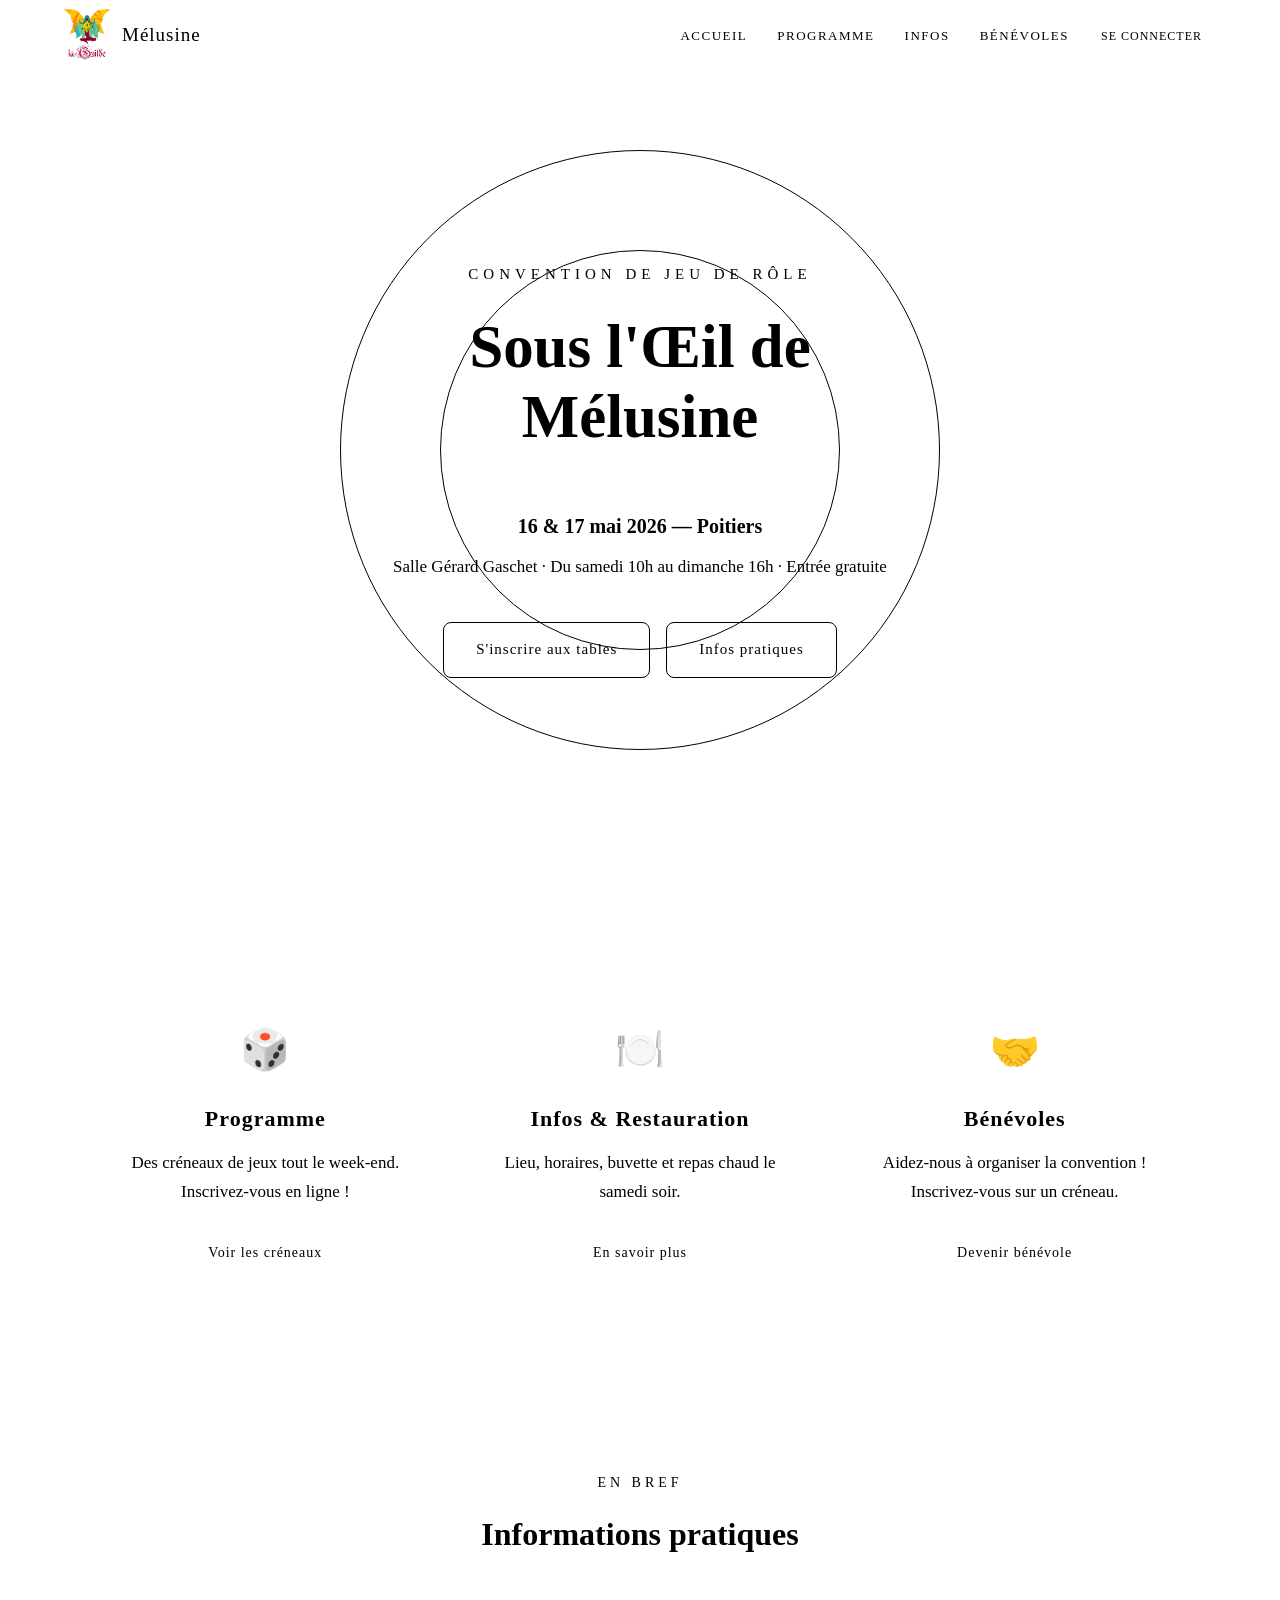
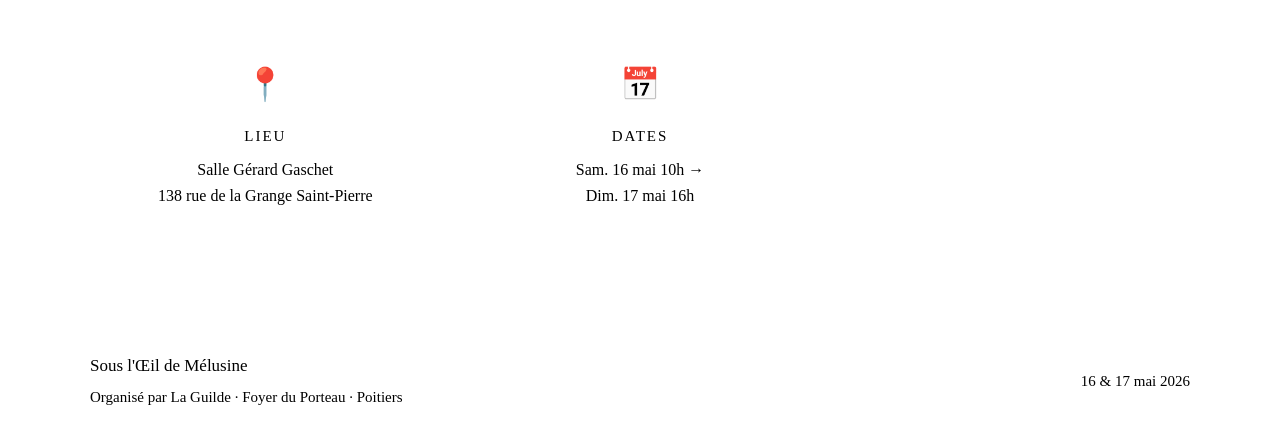
<file: index.2026.html>
<!DOCTYPE html>
<html lang="fr">
<head>
    <meta charset="UTF-8">
    <meta name="viewport" content="width=device-width, initial-scale=1.0">
    <title>Sous l'Œil de Mélusine — Convention JDR Poitiers</title>
    <meta name="description" content="Convention de jeu de rôle à Poitiers — 16 & 17 mai 2026. Entrée gratuite.">
    <link rel="preload" href="fonts/lora-latin.woff2" as="font" type="font/woff2" crossorigin>
    <link rel="preload" href="fonts/cinzel-latin.woff2" as="font" type="font/woff2" crossorigin>
    <link rel="stylesheet" href="fonts.css?v=1">
    <link rel="icon" type="image/png" href="logo.png">
    <link rel="apple-touch-icon" href="logo.png">
    <script>document.addEventListener('DOMContentLoaded',function(){var u=localStorage.getItem('melusine_user');var il=document.getElementById('navInscriptionsLink');if(il)il.style.display=u&&u!=='null'?'':'none';});</script>
    <link rel="stylesheet" href="styles.css">
</head>
<body>

<div class="toast-container" id="toasts"></div>

<!-- AUTH MODAL -->
<div class="modal-overlay" id="authModal">
    <div class="modal">
        <button class="modal-close" onclick="closeAuthModal()">✕</button>
        <h3>Se connecter</h3>
        <p class="modal-game" id="modalGame"></p>
        <p id="modalSubtext">Connectez-vous pour accéder aux inscriptions</p>
        <div id="authOptions" class="auth-options">
            <button class="auth-btn" onclick="loginGoogle()"><span class="auth-btn-icon">🔑</span><div><div class="auth-btn-text">Continuer avec Google</div><div class="auth-btn-sub">Connexion rapide</div></div></button>
            <button class="auth-btn" onclick="loginDiscord()"><span class="auth-btn-icon">🎮</span><div><div class="auth-btn-text">Continuer avec Discord</div><div class="auth-btn-sub">Compte Discord</div></div></button>
            <div class="auth-divider">ou</div>
            <button class="auth-btn" onclick="showEmailForm()"><span class="auth-btn-icon">✉️</span><div><div class="auth-btn-text">Pseudo & email</div><div class="auth-btn-sub">Sans compte</div></div></button>
        </div>
        <div id="emailForm" class="auth-form">
            <label>Email</label>
            <input type="email" id="inputEmail" placeholder="votre@email.com">
            <label>Mot de passe</label>
            <input type="password" id="inputPassword" placeholder="Votre mot de passe" onkeydown="if(event.key==='Enter')loginEmail()">
            <button class="btn btn-primary" style="width:100%" onclick="loginEmail()">Se connecter</button>
            <p style="margin-top:10px;font-size:13px;color:var(--accent);cursor:pointer;text-align:center" onclick="showForgotForm()">Mot de passe oublié ?</p>
            <p style="margin-top:8px;font-size:14px;color:var(--text-muted);text-align:center">Pas encore de compte ? <span style="color:var(--accent);cursor:pointer" onclick="showRegisterForm()">Créer un compte</span></p>
            <p style="margin-top:8px;font-size:14px;color:var(--text-muted);cursor:pointer;text-align:center" onclick="showAuthOptions()">← Retour</p>
        </div>
        <div id="registerForm" class="auth-form">
            <label>Pseudo / Nom</label>
            <input type="text" id="inputRegNom" placeholder="Votre pseudo ou prénom">
            <label>Email</label>
            <input type="email" id="inputRegEmail" placeholder="votre@email.com">
            <label>Mot de passe (6 caractères min.)</label>
            <input type="password" id="inputRegPassword" placeholder="Choisissez un mot de passe">
            <label>Confirmer le mot de passe</label>
            <input type="password" id="inputRegConfirm" placeholder="Retapez le mot de passe" onkeydown="if(event.key==='Enter')registerEmail()">
            <button class="btn btn-primary" style="width:100%" onclick="registerEmail()">Créer mon compte</button>
            <p style="margin-top:8px;font-size:14px;color:var(--text-muted);text-align:center">Déjà un compte ? <span style="color:var(--accent);cursor:pointer" onclick="showEmailForm()">Se connecter</span></p>
            <p style="margin-top:8px;font-size:14px;color:var(--text-muted);cursor:pointer;text-align:center" onclick="showAuthOptions()">← Retour</p>
        </div>
        <div id="forgotForm" class="auth-form">
            <p style="font-size:15px;color:var(--text-light);text-align:center;margin-bottom:16px">Entrez votre email pour recevoir un lien de réinitialisation :</p>
            <label>Email</label>
            <input type="email" id="inputForgotEmail" placeholder="votre@email.com" onkeydown="if(event.key==='Enter')sendForgotPassword()">
            <button class="btn btn-primary" style="width:100%" onclick="sendForgotPassword()">Envoyer le lien</button>
            <p style="margin-top:12px;font-size:14px;color:var(--text-muted);cursor:pointer;text-align:center" onclick="showEmailForm()">← Retour à la connexion</p>
        </div>
        <div id="resetForm" class="auth-form">
            <p style="font-size:15px;color:var(--text-light);text-align:center;margin-bottom:16px">Choisissez votre nouveau mot de passe :</p>
            <label>Nouveau mot de passe (6 caractères min.)</label>
            <input type="password" id="inputResetPassword" placeholder="Nouveau mot de passe">
            <label>Confirmer</label>
            <input type="password" id="inputResetConfirm" placeholder="Retapez le mot de passe" onkeydown="if(event.key==='Enter')submitResetPassword()">
            <button class="btn btn-primary" style="width:100%" onclick="submitResetPassword()">Réinitialiser</button>
        </div>
        <div id="pseudoForm" class="auth-form">
            <p style="font-size:15px;color:var(--text-light);text-align:center;margin-bottom:16px" id="pseudoHint">Choisissez votre pseudo :</p>
            <label>Pseudo affiché</label>
            <input type="text" id="inputPseudo" placeholder="Votre pseudo pour la convention" onkeydown="if(event.key==='Enter')confirmPseudo()">
            <p style="font-size:13px;color:var(--text-muted);margin:-10px 0 16px;text-align:center">C'est ce nom qui apparaîtra sur les listes d'inscription</p>
            <button class="btn btn-primary" style="width:100%" onclick="confirmPseudo()">Confirmer et continuer</button>
        </div>
    </div>
</div>

<!-- NAV -->
<nav class="nav" id="nav">
    <div class="nav-inner">
        <a href="index.html" class="nav-brand"><img src="logo.png" alt="Logo" onerror="this.style.display='none'"><span>Mélusine</span></a>
        <button class="nav-toggle" id="navToggle" aria-label="Menu"><span></span><span></span><span></span></button>
        <ul class="nav-links" id="navLinks">
            <li><a href="index.html" class="active">Accueil</a></li>
            <li><a href="programme.html">Programme</a></li>
            <li><a href="infos.html">Infos</a></li>
            <li><a href="benevoles.html">Bénévoles</a></li>
            <li id="navInscriptionsLink" style="display:none"><a href="mes-inscriptions.html">Mes inscriptions</a></li>
            <li id="navUserArea"><button class="nav-user-btn" onclick="openAuthModal()">Se connecter</button></li>
        </ul>
    </div>
</nav>

<!-- HERO -->
<section class="hero" id="accueil">
    <div class="hero-bg"></div><div class="hero-bg-image" id="heroBgImage"></div><div class="hero-bg-overlay"></div>
    <div class="hero-decor hero-decor-1"></div><div class="hero-decor hero-decor-2"></div>
    <div class="hero-diamond hero-diamond-1"></div><div class="hero-diamond hero-diamond-2"></div><div class="hero-diamond hero-diamond-3"></div>
    <div class="hero-content">
        <p class="hero-subtitle" id="heroSubtitle">Convention de Jeu de Rôle</p>
        <h1 class="hero-title">Sous l'Œil de<span class="accent">Mélusine</span></h1>
        <div class="hero-separator"></div>
        <p class="hero-date" id="heroDate">16 & 17 mai 2026 — Poitiers</p>
        <p class="hero-info" id="heroInfo">Salle Gérard Gaschet · Du samedi 10h au dimanche 16h · Entrée gratuite</p>
        <div class="hero-buttons"><a href="programme.html" class="btn btn-primary">S'inscrire aux tables</a><a href="infos.html" class="btn btn-outline">Infos pratiques</a></div>
    </div>
</section>

<!-- NAV CARDS -->
<section class="section section-dark">
    <div class="section-inner"><div class="cards-grid">
        <div class="card animate-on-scroll" style="--card-accent:var(--teal)"><span class="card-icon">🎲</span><h3 class="card-title">Programme</h3><p class="card-text">Des créneaux de jeux tout le week-end. Inscrivez-vous en ligne !</p><a href="programme.html" class="card-btn">Voir les créneaux</a></div>
        <div class="card animate-on-scroll" style="--card-accent:var(--orange)"><span class="card-icon">🍽️</span><h3 class="card-title">Infos & Restauration</h3><p class="card-text">Lieu, horaires, buvette et repas chaud le samedi soir.</p><a href="infos.html" class="card-btn" style="border-color:var(--orange);color:var(--orange)">En savoir plus</a></div>
        <div class="card animate-on-scroll" style="--card-accent:var(--green)"><span class="card-icon">🤝</span><h3 class="card-title">Bénévoles</h3><p class="card-text">Aidez-nous à organiser la convention ! Inscrivez-vous sur un créneau.</p><a href="benevoles.html" class="card-btn" style="border-color:var(--green);color:var(--green)">Devenir bénévole</a></div>
    </div></div>
</section>

<!-- COMPTEUR GLOBAL (rempli dynamiquement) -->
<div id="globalStats" style="display:none;text-align:center;padding:24px;background:var(--dark-card);border-bottom:1px solid rgba(46,139,139,0.08)">
    <div style="display:flex;justify-content:center;gap:40px;flex-wrap:wrap;max-width:600px;margin:0 auto">
        <div><span id="statInscrits" style="font-family:var(--font-heading);font-size:28px;color:var(--gold)">-</span><div style="font-size:13px;color:var(--text-muted);text-transform:uppercase;letter-spacing:1px;margin-top:4px">Inscrits</div></div>
        <div><span id="statTables" style="font-family:var(--font-heading);font-size:28px;color:var(--teal)">-</span><div style="font-size:13px;color:var(--text-muted);text-transform:uppercase;letter-spacing:1px;margin-top:4px">Tables</div></div>
        <div><span id="statBenevoles" style="font-family:var(--font-heading);font-size:28px;color:var(--green)">-</span><div style="font-size:13px;color:var(--text-muted);text-transform:uppercase;letter-spacing:1px;margin-top:4px">Bénévoles</div></div>
    </div>
</div>

<!-- INFOS RAPIDES -->
<section class="section section-light" id="infos-rapides">
    <div class="section-inner">
        <div class="section-header animate-on-scroll"><p class="section-label">En bref</p><h2 class="section-title">Informations pratiques</h2><div class="section-sep"></div></div>
        <div class="info-cards">
            <div class="info-card animate-on-scroll"><div class="info-card-icon">📍</div><div class="info-card-label">Lieu</div><div class="info-card-value" id="infoLieu">Salle Gérard Gaschet<br>138 rue de la Grange Saint-Pierre</div></div>
            <div class="info-card animate-on-scroll"><div class="info-card-icon">📅</div><div class="info-card-label">Dates</div><div class="info-card-value" id="infoDates">Sam. 16 mai 10h →<br>Dim. 17 mai 16h</div></div>
            <div class="info-card animate-on-scroll"><div class="info-card-icon">🎟️</div><div class="info-card-label">Tarif</div><div class="info-card-value" id="infoTarif">Entrée gratuite<br>Ouverte à tous</div></div>
        </div>
    </div>
</section>

<!-- FOOTER -->
<footer class="footer"><div class="footer-inner"><div><div class="footer-brand">Sous l'Œil de Mélusine</div><div class="footer-sub">Organisé par La Guilde · Foyer du Porteau · Poitiers</div></div><div class="footer-right">16 & 17 mai 2026</div></div></footer>
<button class="scroll-top" id="scrollTop" aria-label="Retour en haut">↑</button>

<script src="app.supabase.js?v=3"></script>
<script>
// =============================================================================
// PAGE D'ACCUEIL — Affiche le hero, les cartes de navigation et les infos rapides
// =============================================================================
(function() {
'use strict';

window.onUserLogin = function() {};
window.onUserLogout = function() {};

window.onPageInit = async function() {
    // Utiliser l'endpoint groupé (partagé avec les autres pages via le cache)
    var allData = await fetchAllPublic();
    var config = allData ? allData.config : await fetchConfig();
    if (config) renderConfig(config);

    // Compteur global : inscrits + tables + bénévoles
    // Utilise les données déjà présentes dans allData (0 appel API supplémentaire)
    if (allData) {
        var nbInscrits = (allData.inscriptions_publiques || []).filter(function(i) { return i.statut === 'inscrit'; }).length;
        var nbTables = (allData.programme || []).length;
        var nbBenevoles = 0;
        (allData.creneaux_benevoles || []).forEach(function(c) { nbBenevoles += parseInt(c.inscrits) || 0; });

        if (nbInscrits > 0 || nbTables > 0 || nbBenevoles > 0) {
            document.getElementById('globalStats').style.display = 'block';
            // Animation compteur : incrémente de 0 à N en ~800ms
            animateCounter('statInscrits', nbInscrits);
            animateCounter('statTables', nbTables);
            animateCounter('statBenevoles', nbBenevoles);
        }
    }
};

/**
 * Anime un compteur de 0 à la valeur cible en ~800ms.
 * Utilise requestAnimationFrame pour une animation fluide.
 */
function animateCounter(elementId, target) {
    var el = document.getElementById(elementId);
    if (!el || target <= 0) { el.textContent = target; return; }
    var start = 0;
    var duration = 800;
    var startTime = null;
    function step(timestamp) {
        if (!startTime) startTime = timestamp;
        var progress = Math.min((timestamp - startTime) / duration, 1);
        // Ease-out pour ralentir vers la fin
        var eased = 1 - Math.pow(1 - progress, 3);
        el.textContent = Math.round(eased * target);
        if (progress < 1) requestAnimationFrame(step);
    }
    requestAnimationFrame(step);
}

/**
 * Applique la config Sheet aux éléments de la page d'accueil.
 * Seuls les champs pertinents à cette page sont traités.
 */
function renderConfig(c) {
    if (!c) return;
    if (c.sous_titre) document.getElementById('heroSubtitle').textContent = c.sous_titre;
    if (c.dates) document.getElementById('heroDate').textContent = c.dates;
    if (c.lieu_complet) document.getElementById('heroInfo').textContent = c.lieu_complet;

    if (c.lieu_nom) {
        var mapsUrl = c.lieu_maps && c.lieu_maps.match(/^https?:\/\//)
            ? c.lieu_maps
            : 'https://www.google.com/maps/search/?api=1&query=' + encodeURIComponent((c.lieu_nom||'') + ' ' + (c.lieu_adresse||''));
        document.getElementById('infoLieu').innerHTML = escHtml(c.lieu_nom) + '<br>' + escHtml(c.lieu_adresse||'') + '<br><a href="' + escHtml(mapsUrl) + '" target="_blank" rel="noopener" style="color:var(--teal);font-size:14px;text-decoration:underline">📍 Voir sur Google Maps</a>';
    }
    if (c.dates_detail) document.getElementById('infoDates').innerHTML = escHtml(c.dates_detail).replace(/\n/g,'<br>');
    if (c.tarif) document.getElementById('infoTarif').innerHTML = escHtml(c.tarif).replace(/\n/g,'<br>');
    if (c.image_hero && c.image_hero.match(/^https?:\/\//)) {
        document.getElementById('heroBgImage').style.backgroundImage = 'url(' + c.image_hero + ')';
    }
}

})();
</script>
</body>
</html>
</file>
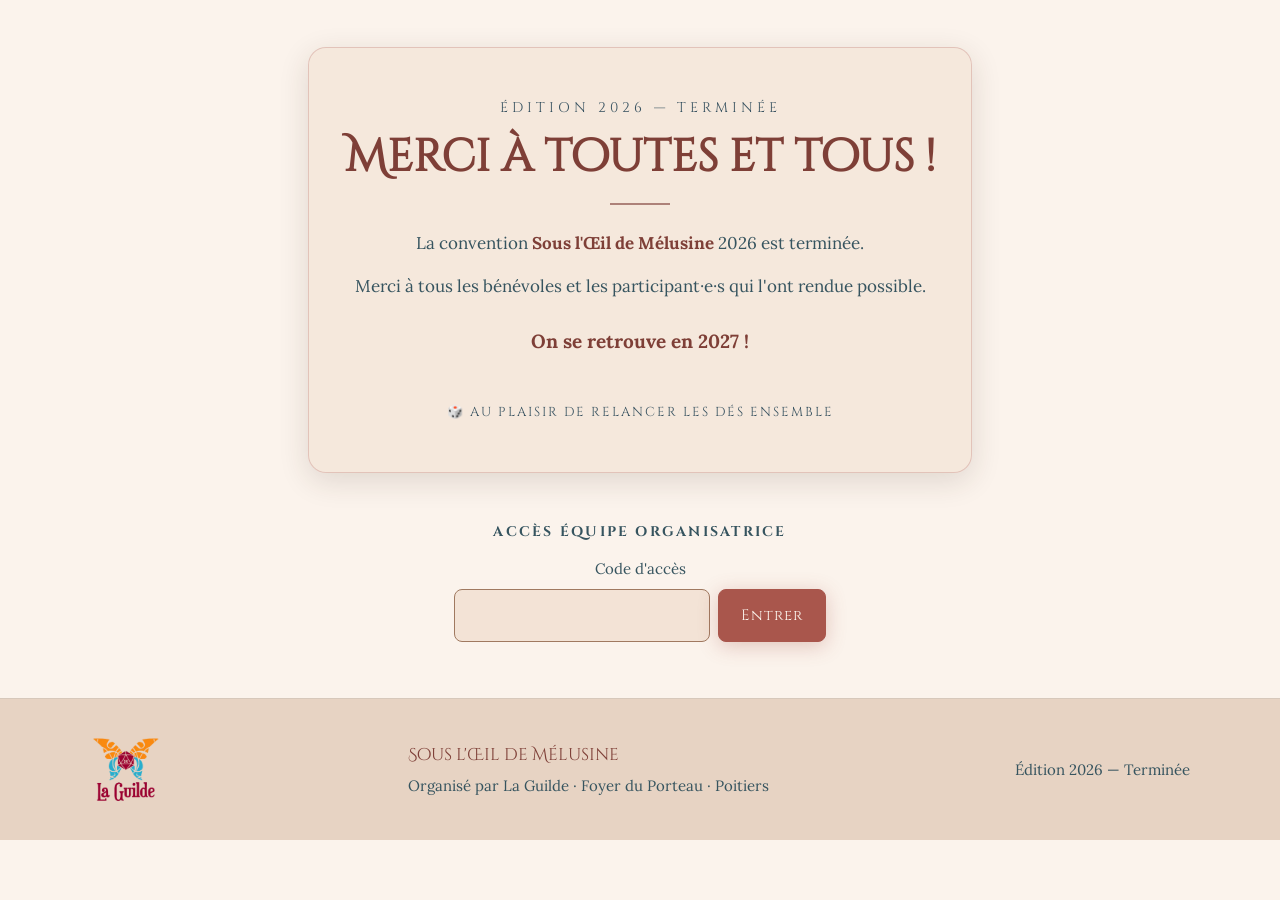
<file: infos.html>
<!DOCTYPE html>
<html lang="fr">
<head>
    <meta charset="UTF-8">
    <meta name="viewport" content="width=device-width, initial-scale=1.0">
    <script src="acces.js?v=1"></script><!-- rideau équipe : à retirer au lancement public (docs/ACCES_EQUIPE.md) -->
    <meta name="robots" content="noindex"><!-- idem -->
    <title>Infos pratiques — Sous l'Œil de Mélusine</title>
    <meta name="description" content="Informations pratiques, restauration et animations — Convention Sous l'Œil de Mélusine, Poitiers.">
    <link rel="preload" href="fonts/lora-latin.woff2" as="font" type="font/woff2" crossorigin>
    <link rel="preload" href="fonts/cinzel-latin.woff2" as="font" type="font/woff2" crossorigin>
    <link rel="stylesheet" href="fonts.css?v=1">
    <link rel="icon" type="image/png" sizes="32x32" href="icons/favicon-32.png">
    <link rel="icon" type="image/png" sizes="64x64" href="icons/favicon-64.png">
    <link rel="apple-touch-icon" href="icons/apple-touch-icon.png">
    <script>document.addEventListener('DOMContentLoaded',function(){var u=localStorage.getItem('melusine_user');var il=document.getElementById('navInscriptionsLink');if(il)il.style.display=u&&u!=='null'?'':'none';});</script>
    <meta name="color-scheme" content="dark light">
    <link rel="stylesheet" href="theme.css?v=1">
    <link rel="stylesheet" href="styles.css?v=3">
    <link rel="stylesheet" href="v2.css?v=1">
</head>
<body>

<div class="toast-container" id="toasts"></div>

<!-- AUTH MODAL -->
<div class="modal-overlay" id="authModal">
    <div class="modal">
        <button class="modal-close" onclick="closeAuthModal()">✕</button>
        <h3>Se connecter</h3>
        <p class="modal-game" id="modalGame"></p>
        <p id="modalSubtext">Connectez-vous pour gérer vos inscriptions</p>
        <div id="authOptions" class="auth-options">
            <button class="auth-btn" onclick="loginGoogle()"><span class="auth-btn-icon">🔑</span><div><div class="auth-btn-text">Continuer avec Google</div><div class="auth-btn-sub">Connexion rapide</div></div></button>
            <button class="auth-btn" onclick="loginDiscord()"><span class="auth-btn-icon">🎮</span><div><div class="auth-btn-text">Continuer avec Discord</div><div class="auth-btn-sub">Compte Discord</div></div></button>
            <div class="auth-divider">ou</div>
            <button class="auth-btn" onclick="showEmailForm()"><span class="auth-btn-icon">✉️</span><div><div class="auth-btn-text">Pseudo & email</div><div class="auth-btn-sub">Sans compte</div></div></button>
        </div>
        <div id="emailForm" class="auth-form">
            <label>Email</label>
            <input type="email" id="inputEmail" placeholder="votre@email.com">
            <label>Mot de passe</label>
            <input type="password" id="inputPassword" placeholder="Votre mot de passe" onkeydown="if(event.key==='Enter')loginEmail()">
            <button class="btn btn-primary" style="width:100%" onclick="loginEmail()">Se connecter</button>
            <p style="margin-top:10px;font-size:13px;color:var(--accent-text);cursor:pointer;text-align:center" onclick="showForgotForm()">Mot de passe oublié ?</p>
            <p style="margin-top:8px;font-size:14px;color:var(--text-muted);text-align:center">Pas encore de compte ? <span style="color:var(--accent-text);cursor:pointer" onclick="showRegisterForm()">Créer un compte</span></p>
            <p style="margin-top:8px;font-size:14px;color:var(--text-muted);cursor:pointer;text-align:center" onclick="showAuthOptions()">← Retour</p>
        </div>
        <div id="registerForm" class="auth-form">
            <label>Pseudo / Nom</label>
            <input type="text" id="inputRegNom" placeholder="Votre pseudo ou prénom">
            <label>Email</label>
            <input type="email" id="inputRegEmail" placeholder="votre@email.com">
            <label>Mot de passe (6 caractères min.)</label>
            <input type="password" id="inputRegPassword" placeholder="Choisissez un mot de passe">
            <label>Confirmer le mot de passe</label>
            <input type="password" id="inputRegConfirm" placeholder="Retapez le mot de passe" onkeydown="if(event.key==='Enter')registerEmail()">
            <button class="btn btn-primary" style="width:100%" onclick="registerEmail()">Créer mon compte</button>
            <p style="margin-top:8px;font-size:14px;color:var(--text-muted);text-align:center">Déjà un compte ? <span style="color:var(--accent-text);cursor:pointer" onclick="showEmailForm()">Se connecter</span></p>
            <p style="margin-top:8px;font-size:14px;color:var(--text-muted);cursor:pointer;text-align:center" onclick="showAuthOptions()">← Retour</p>
        </div>
        <div id="forgotForm" class="auth-form">
            <p style="font-size:15px;color:var(--text-light);text-align:center;margin-bottom:16px">Entrez votre email pour recevoir un lien de réinitialisation :</p>
            <label>Email</label>
            <input type="email" id="inputForgotEmail" placeholder="votre@email.com" onkeydown="if(event.key==='Enter')sendForgotPassword()">
            <button class="btn btn-primary" style="width:100%" onclick="sendForgotPassword()">Envoyer le lien</button>
            <p style="margin-top:12px;font-size:14px;color:var(--text-muted);cursor:pointer;text-align:center" onclick="showEmailForm()">← Retour à la connexion</p>
        </div>
        <div id="resetForm" class="auth-form">
            <p style="font-size:15px;color:var(--text-light);text-align:center;margin-bottom:16px">Choisissez votre nouveau mot de passe :</p>
            <label>Nouveau mot de passe (6 caractères min.)</label>
            <input type="password" id="inputResetPassword" placeholder="Nouveau mot de passe">
            <label>Confirmer</label>
            <input type="password" id="inputResetConfirm" placeholder="Retapez le mot de passe" onkeydown="if(event.key==='Enter')submitResetPassword()">
            <button class="btn btn-primary" style="width:100%" onclick="submitResetPassword()">Réinitialiser</button>
        </div>
        <div id="pseudoForm" class="auth-form">
            <p id="pseudoHint" style="font-size:15px;color:var(--text-light);text-align:center;margin-bottom:16px">Choisissez votre pseudo :</p>
            <label>Pseudo affiché</label>
            <input type="text" id="inputPseudo" placeholder="Votre pseudo" onkeydown="if(event.key==='Enter')confirmPseudo()">
            <button class="btn btn-primary" style="width:100%" onclick="confirmPseudo()">Confirmer</button>
        </div>
    </div>
</div>

<!-- NAV -->
<nav class="nav" id="nav">
    <div class="nav-inner">
        <a href="index.html" class="nav-brand"><img src="img/logo-guilde-192.webp" width="46" height="44" alt=""><span>Mélusine</span></a>
        <button class="nav-toggle" id="navToggle" aria-label="Menu"><span></span><span></span><span></span></button>
        <ul class="nav-links" id="navLinks">
            <li><a href="index.html">Accueil</a></li>
            <li><a href="programme.html">Programme</a></li>
            <li><a href="infos.html" class="active">Infos</a></li>
            <li><a href="benevoles.html">Bénévoles</a></li>
            <li id="navInscriptionsLink" style="display:none"><a href="mes-inscriptions.html">Mes inscriptions</a></li>
            <li id="navUserArea"><button class="nav-user-btn" onclick="openAuthModal()">Se connecter</button></li>
        </ul>
    </div>
</nav>

<!-- CONTENU (padding-top car la nav est fixe) -->
<div style="padding-top:90px">

    <!-- BIENVENUE -->
    <section class="section section-light" id="bienvenue">
        <div class="section-inner">
            <div class="section-header animate-on-scroll">
                <p class="section-label">Bienvenue</p>
                <h2 class="section-title" id="welcomeTitle">Bienvenue à toutes et tous</h2>
                <div class="section-sep"></div>
            </div>
            <div class="guilde-bloc animate-on-scroll"><img class="guilde-logo guilde-logo-lg" src="img/logo-guilde-256.webp" width="112" height="106" alt="Logo de La Guilde — Poitiers" loading="lazy"></div>
            <p class="welcome-text animate-on-scroll" id="welcomeText">
                Sous l'Œil de Mélusine est organisée par <a href="https://www.laguilde-poitiers.com/" target="_blank" rel="noopener" style="color:var(--gold);font-weight:600">la Guilde — Poitiers</a>, section jeu de rôle de l'association du Foyer du Porteau. Que vous soyez joueur·euse aguerri·e ou curieux·euse de découvrir le JDR, vous êtes les bienvenu·es !
            </p>
            <div class="info-cards">
                <div class="info-card animate-on-scroll">
                    <div class="info-card-icon"><svg class="icon" viewBox="0 0 24 24" aria-hidden="true"><path d="M12 21s7-5.2 7-11a7 7 0 1 0-14 0c0 5.8 7 11 7 11z"/><circle cx="12" cy="10" r="2.5"/></svg></div>
                    <div class="info-card-label">Lieu</div>
                    <div class="info-card-value" id="infoLieu" data-edition="venue"></div>
                </div>
                <div class="info-card animate-on-scroll">
                    <div class="info-card-icon"><svg class="icon" viewBox="0 0 24 24" aria-hidden="true"><rect x="3.5" y="5" width="17" height="15.5" rx="2.5"/><path d="M3.5 10h17M8 3v4M16 3v4"/></svg></div>
                    <div class="info-card-label">Dates</div>
                    <div class="info-card-value" id="infoDates" data-edition="days"></div>
                </div>
                <div class="info-card animate-on-scroll">
                    <div class="info-card-icon"><svg class="icon" viewBox="0 0 24 24" aria-hidden="true"><path d="M3 8.5A1.5 1.5 0 0 1 4.5 7h15A1.5 1.5 0 0 1 21 8.5V10a2 2 0 0 0 0 4v1.5a1.5 1.5 0 0 1-1.5 1.5h-15A1.5 1.5 0 0 1 3 15.5V14a2 2 0 0 0 0-4z"/><path d="M14 7v10" stroke-dasharray="2 2"/></svg></div>
                    <div class="info-card-label">Tarif</div>
                    <div class="info-card-value" id="infoTarif">Entrée gratuite<br>Ouverte à tous</div>
                </div>
            </div>
            <div class="animate-on-scroll" style="text-align:center;margin-top:32px">
                <a href="programme.html" class="btn btn-primary">Voir le programme et s'inscrire</a>
            </div>
        </div>
    </section>

    <!-- RESTAURATION -->
    <section class="section section-dark" id="restauration">
        <div class="section-inner">
            <div class="section-header animate-on-scroll">
                <p class="section-label">Se restaurer</p>
                <h2 class="section-title">Restauration</h2>
                <div class="section-sep"></div>
            </div>
            <p class="welcome-text animate-on-scroll" style="color:var(--text-light)" id="restaurationIntro">
                Buvette et buffet sur place. Repas chaud le samedi soir — inscription recommandée.
            </p>
            <div class="menu-grid" id="menuGrid">
                <div class="loading-shimmer" style="height:80px"></div>
            </div>

            <!-- Inscription au repas du samedi soir -->
            <div id="repasSection" style="display:none;margin-top:32px;text-align:center">
                <div style="background:var(--dark-card);border-radius:12px;padding:24px;max-width:500px;margin:0 auto;border:1px solid rgb(var(--accent-rgb) / 0.15)">
                    <h4 style="font-family:var(--font-heading);color:var(--gold);font-size:16px;margin:0 0 8px">Repas du samedi soir</h4>
                    <p style="font-size:14px;color:var(--text-light);margin:0 0 12px" id="repasDesc">Repas chaud le samedi soir. Inscription recommand&eacute;e.</p>
                    <p data-edition-link="helloassoMeal" style="font-size:13px;color:var(--text-muted);margin:0 0 12px">Paiement en ligne : <a href="#" target="_blank" rel="noopener" style="color:var(--gold);text-decoration:underline">HelloAsso</a></p>
                    <p style="font-size:13px;color:var(--text-muted);margin:0 0 12px"><span id="repasCount">0</span> inscrit(s)</p>
                    <div id="repasBtn"></div>
                </div>
            </div>
        </div>
    </section>

    <!-- MODAL CHOIX ACCOMPAGNANT REPAS -->
    <div class="modal-overlay" id="choixRepasModal">
        <div class="modal">
            <button class="modal-close" onclick="closeChoixRepasModal()">&#10005;</button>
            <h3>Inscrire au repas</h3>
            <div id="choixRepasOptions" class="auth-options"></div>
        </div>
    </div>

    <!-- ANIMATIONS -->
    <section class="section section-dark" id="animations">
        <div class="section-inner">
            <div class="section-header animate-on-scroll">
                <p class="section-label">Activités</p>
                <h2 class="section-title">Animations</h2>
                <div class="section-sep"></div>
            </div>
            <div id="animationsGrid">
                <div class="loading-shimmer" style="height:80px;margin-bottom:16px"></div>
            </div>
        </div>
    </section>

</div>

<!-- CONTACT -->
<section class="section section-dark" style="padding:40px 24px">
    <div class="section-inner" style="text-align:center">
        <p style="color:var(--text-light);font-size:15px;line-height:1.8">
            La convention <strong style="color:var(--gold)">Sous l'Œil de Mélusine</strong> est organisée par
            <a href="https://www.laguilde-poitiers.com/" target="_blank" rel="noopener" style="color:var(--gold);text-decoration:underline">La Guilde — Poitiers</a>
        </p>
    </div>
</section>

<!-- FOOTER -->
<footer class="footer"><div class="footer-inner"><a class="footer-guilde" href="https://www.laguilde-poitiers.com/" target="_blank" rel="noopener"><img class="guilde-logo" src="img/logo-guilde-192.webp" width="72" height="68" alt="La Guilde — Poitiers" loading="lazy"></a><div><div class="footer-brand">Sous l'Œil de Mélusine</div><div class="footer-sub">Organisé par <a href="https://www.laguilde-poitiers.com/" target="_blank" rel="noopener" style="color:var(--gold);text-decoration:none">La Guilde</a> · <span data-edition="venueDot"></span></div></div><div class="footer-right" data-edition="range"></div></div></footer>
<button class="scroll-top" id="scrollTop" aria-label="Retour en haut">↑</button>

<!-- Scripts : app.js (partagé) puis code spécifique à la page Infos -->
<script src="edition.js?v=1"></script>
<script src="app.supabase.js?v=5"></script>
<script>
// =============================================================================
// CODE SPÉCIFIQUE À LA PAGE INFOS (infos.html)
// =============================================================================
// Gère : affichage du contenu config (bienvenue, lieu, dates, tarif),
//        restauration (menu depuis Google Sheet), animations
// Le code partagé (auth, nav, API, toasts) est dans app.supabase.js
// =============================================================================
(function() {
'use strict';

// ── Callbacks appelés par app.supabase.js après login/logout ────────────────
// Cette page n'a pas de fonctionnalités liées à l'utilisateur connecté,
// mais on définit les callbacks vides pour éviter les erreurs.
window.onUserLogin = function() {};
window.onUserLogout = function() {};

// ── Init page ───────────────────────────────────────────────────────────────
// Charge en parallèle la config, la restauration et les animations,
// puis affiche chaque section une fois les données récupérées.

window.onPageInit = async function() {
    // Utiliser l'endpoint groupé : 1 seul appel au lieu de 3
    var allData = await fetchAllPublic();
    if (allData) {
        renderConfig(allData.config || null);
        renderRestauration(allData.restauration || null);
        renderAnimations(allData.animations || null);
        renderRepas(allData);
    } else {
        // Fallback : appels séparés si le groupé échoue
        var results = await Promise.all([fetchConfig(), fetchSheetData('restauration'), fetchSheetData('animations')]);
        renderConfig(results[0]);
        renderRestauration(results[1]);
        renderAnimations(results[2]);
    }
};

// ── Affichage de la configuration (bienvenue, lieu, dates, tarif) ───────────

/**
 * Met à jour le contenu statique de la page à partir des données
 * du Google Sheet "config".
 * Champs utilisés : bienvenue_titre, bienvenue_texte, lieu_nom,
 *   lieu_adresse, lieu_maps, dates_detail, tarif, restauration_intro
 * @param {Object} c - Objet clé/valeur issu de l'onglet config
 */
function renderConfig(c) {
    if (!c) return;

    // Titre et texte de bienvenue (textContent = pas de HTML = sûr XSS)
    if (c.bienvenue_titre) {
        document.getElementById('welcomeTitle').textContent = c.bienvenue_titre;
    }

    // Le texte de bienvenue peut contenir des retours à la ligne :
    // on échappe le HTML d'abord, puis on convertit \n en <br> (sûr car déjà échappé)
    if (c.bienvenue_texte) {
        document.getElementById('welcomeText').innerHTML = escHtmlSafe(c.bienvenue_texte).replace(/\n/g, '<br>');
    }

    // Carte "Lieu" avec lien Google Maps
    if (c.lieu_nom) {
        // Validation de l'URL Maps : doit commencer par https://
        // Sinon on génère une URL de recherche Google Maps à partir du nom et de l'adresse
        var mapsUrl = c.lieu_maps && c.lieu_maps.match(/^https:\/\//)
            ? c.lieu_maps
            : 'https://www.google.com/maps/search/?api=1&query=' + encodeURIComponent((c.lieu_nom || '') + ' ' + (c.lieu_adresse || ''));

        document.getElementById('infoLieu').innerHTML =
            escHtml(c.lieu_nom) + '<br>' +
            escHtml(c.lieu_adresse || '') + '<br>' +
            '<a href="' + escHtml(mapsUrl) + '" target="_blank" rel="noopener" style="color:var(--teal);font-size:14px;text-decoration:underline">📍 Voir sur Google Maps</a>';
    }

    // Carte "Dates"
    if (c.dates_detail) {
        document.getElementById('infoDates').innerHTML = escHtmlSafe(c.dates_detail).replace(/\n/g, '<br>');
    }

    // Carte "Tarif"
    if (c.tarif) {
        document.getElementById('infoTarif').innerHTML = escHtml(c.tarif).replace(/\n/g, '<br>');
    }

    // Intro de la section restauration
    if (c.restauration_intro) {
        document.getElementById('restaurationIntro').innerHTML = escHtmlSafe(c.restauration_intro).replace(/\n/g, '<br>');
    }
}

// ── Restauration ────────────────────────────────────────────────────────────

/**
 * Formate un prix numérique en chaîne lisible (ex : 3.5 → "3,50€").
 * Si la valeur n'est pas un nombre, on la renvoie telle quelle.
 * @param {string|number} prix - Le prix brut depuis le Google Sheet
 * @returns {string} Le prix formaté pour l'affichage
 */
function formatPrix(prix) {
    if (!prix) return '';
    // Si le prix contient déjà un €, le retourner tel quel
    if (String(prix).includes('€') || String(prix).toLowerCase() === 'gratuit') return String(prix);
    // Sinon formater (remplacer virgule par point pour parseFloat)
    var n = parseFloat(String(prix).replace(',', '.'));
    if (isNaN(n)) return prix;
    return n.toFixed(2).replace('.', ',') + '€';
}

/**
 * Affiche le menu de restauration, groupé par catégorie.
 * Chaque item du Google Sheet contient : categorie, item, prix, description.
 * On insère un titre de catégorie à chaque changement de catégorie.
 * @param {Array} items - Lignes de l'onglet "restauration"
 */
function renderRestauration(items) {
    if (!items) return;
    var html = '';
    var currentCat = null;

    // Trier par catégorie pour regrouper les items de même catégorie
    items.sort(function(a, b) { return (a.categorie || '').localeCompare(b.categorie || ''); });

    items.forEach(function(i) {
        // Titre de catégorie quand la catégorie change
        if (i.categorie && i.categorie !== currentCat) {
            currentCat = i.categorie;
            html += '<div class="menu-category-title">' + escHtml(currentCat) + '</div>';
        }
        // Carte d'un item du menu
        html += '<div class="menu-item animate-on-scroll visible">' +
            '<div class="menu-item-header">' +
                '<div class="menu-item-name">' + (escHtml(i.item) || '') + '</div>' +
                '<div class="menu-item-price">' + escHtml(formatPrix(i.prix)) + '</div>' +
            '</div>' +
            '<div class="menu-item-desc">' + (escHtml(i.description) || '') + '</div>' +
        '</div>';
    });

    document.getElementById('menuGrid').innerHTML = html || '<p style="text-align:center;color:var(--text-muted);font-size:16px;padding:40px 0">Le menu sera bientôt disponible.</p>';
}

// ── Animations ──────────────────────────────────────────────────────────────

/**
 * Affiche la liste des animations.
 * Chaque item du Google Sheet contient : nom, horaire, lieu, description.
 * @param {Array} items - Lignes de l'onglet "animations"
 */
function renderAnimations(items) {
    if (!items) return;

    if (items.length === 0) {
        document.getElementById('animationsGrid').innerHTML = '<p style="text-align:center;color:var(--text-muted);font-size:16px;padding:40px 0">Les animations seront bientôt annoncées.</p>';
        return;
    }

    document.getElementById('animationsGrid').innerHTML = items.map(function(i) {
        return '<div class="animation-card animate-on-scroll visible">' +
            '<h4>' + (escHtml(i.nom) || '') + '</h4>' +
            '<div class="anim-time">📅 ' + (escHtml(i.horaire) || '') +
                (i.lieu ? ' · 📍 ' + escHtml(i.lieu) : '') +
            '</div>' +
            '<div class="anim-desc">' + (escHtml(i.description) || '') + '</div>' +
        '</div>';
    }).join('');
}

// ── Repas du soir ────────────────────────────────────────────────────────────

/**
 * Affiche la section repas avec le compteur et le bouton d'inscription.
 * Appelée depuis onPageInit avec allData.
 */
function renderRepas(allData) {
    var section = document.getElementById('repasSection');
    section.style.display = 'block';

    // Compteur
    var count = allData ? (allData.repas_count || 0) : 0;
    document.getElementById('repasCount').textContent = count;

    // Bouton selon l'état de connexion et d'inscription
    var btnDiv = document.getElementById('repasBtn');
    var user = APP.currentUser;

    if (!user) {
        btnDiv.innerHTML = '<button class="btn btn-small btn-gold" onclick="openAuthModal()">Se connecter pour s\'inscrire</button>';
        return;
    }

    // Vérifier si déjà inscrit (principal + accompagnants)
    var mesRepas = allData ? (allData.mes_repas || []) : [];
    var principalInscrit = mesRepas.some(function(r) { return !r.nom_accompagnant || r.nom_accompagnant.trim() === ''; });

    var html = '';
    if (principalInscrit) {
        html += '<span class="badge badge-inscrit" style="font-size:13px;margin-right:8px">Inscrit·e</span>';
        html += '<button class="btn btn-small btn-red" onclick="annulerRepas()">Annuler</button>';
    } else {
        html += '<button class="btn btn-small btn-green" onclick="handleInscrireRepas()">S\'inscrire au repas</button>';
    }

    // Accompagnants
    var accompagnants = APP.accompagnants || [];
    if (accompagnants.length > 0) {
        html += '<div style="margin-top:12px;font-size:13px;color:var(--text-muted)">';
        accompagnants.forEach(function(a) {
            var accInscrit = mesRepas.some(function(r) {
                return (r.nom_accompagnant || '').toLowerCase() === a.nom_accompagnant.toLowerCase();
            });
            if (accInscrit) {
                html += '<div style="margin:4px 0">' + escHtml(a.nom_accompagnant) + ' <span class="badge badge-inscrit" style="font-size:11px">Inscrit</span> '
                    + '<span style="color:var(--red);cursor:pointer;font-size:12px" onclick="annulerRepas(\'' + esc(a.nom_accompagnant) + '\')">Annuler</span></div>';
            } else {
                html += '<div style="margin:4px 0">' + escHtml(a.nom_accompagnant) + ' '
                    + '<span style="color:var(--green);cursor:pointer;font-size:12px" onclick="doInscrireRepasAccompagnant(\'' + esc(a.nom_accompagnant) + '\')">Inscrire</span></div>';
            }
        });
        html += '</div>';
    }

    btnDiv.innerHTML = html;
}

function handleInscrireRepas() {
    if (!APP.currentUser) { openAuthModal(); return; }
    doInscrireRepas();
}

var _isProcessingRepas = false;

async function doInscrireRepas() {
    var user = APP.currentUser;
    if (!user) return;
    if (_isProcessingRepas) return;
    _isProcessingRepas = true;
    try {
        var { error } = await APP.supabase.from('repas').insert({
            nom: user.nom,
            email: user.email,
            statut: 'inscrit',
            type_inscrit: 'principal',
        });
        if (error) throw error;
        if (window.invalidateCache) invalidateCache();
        toast('Inscription au repas confirmée !', 'success');
        var allData = await fetchAllPublic();
        renderRepas(allData);
    } catch(e) { toast(e.message, 'error'); } finally { _isProcessingRepas = false; }
}

async function doInscrireRepasAccompagnant(nomAccompagnant) {
    var user = APP.currentUser;
    if (!user) return;
    if (_isProcessingRepas) return;
    _isProcessingRepas = true;
    try {
        var { error } = await APP.supabase.from('repas').insert({
            nom: nomAccompagnant,
            email: user.email,
            statut: 'inscrit',
            type_inscrit: 'accompagnant',
            nom_accompagnant: nomAccompagnant,
        });
        if (error) throw error;
        if (window.invalidateCache) invalidateCache();
        toast('Inscription au repas confirmée pour ' + nomAccompagnant + ' !', 'success');
        var allData = await fetchAllPublic();
        renderRepas(allData);
    } catch(e) { toast(e.message, 'error'); } finally { _isProcessingRepas = false; }
}

async function annulerRepas(nomAccompagnant) {
    var qui = nomAccompagnant || 'votre';
    if (!confirm('Annuler l\'inscription repas de ' + qui + ' ?')) return;
    var user = APP.currentUser;
    if (!user) return;
    if (_isProcessingRepas) return;
    _isProcessingRepas = true;
    try {
        // Supprimer l'inscription repas via Supabase
        var query = APP.supabase.from('repas').delete()
            .eq('email', user.email);
        if (nomAccompagnant) {
            query = query.eq('nom_accompagnant', nomAccompagnant);
        } else {
            query = query.eq('type_inscrit', 'principal');
        }
        var { error } = await query;
        if (error) throw error;
        if (window.invalidateCache) invalidateCache();
        toast('Inscription repas annulée', 'success');
        var allData = await fetchAllPublic();
        renderRepas(allData);
    } catch(e) { toast(e.message, 'error'); } finally { _isProcessingRepas = false; }
}

function closeChoixRepasModal() {
    document.getElementById('choixRepasModal').classList.remove('active');
}

window.handleInscrireRepas = handleInscrireRepas;
window.doInscrireRepas = doInscrireRepas;
window.doInscrireRepasAccompagnant = doInscrireRepasAccompagnant;
window.annulerRepas = annulerRepas;
window.closeChoixRepasModal = closeChoixRepasModal;

})();
</script>
</body>
</html>
</file>
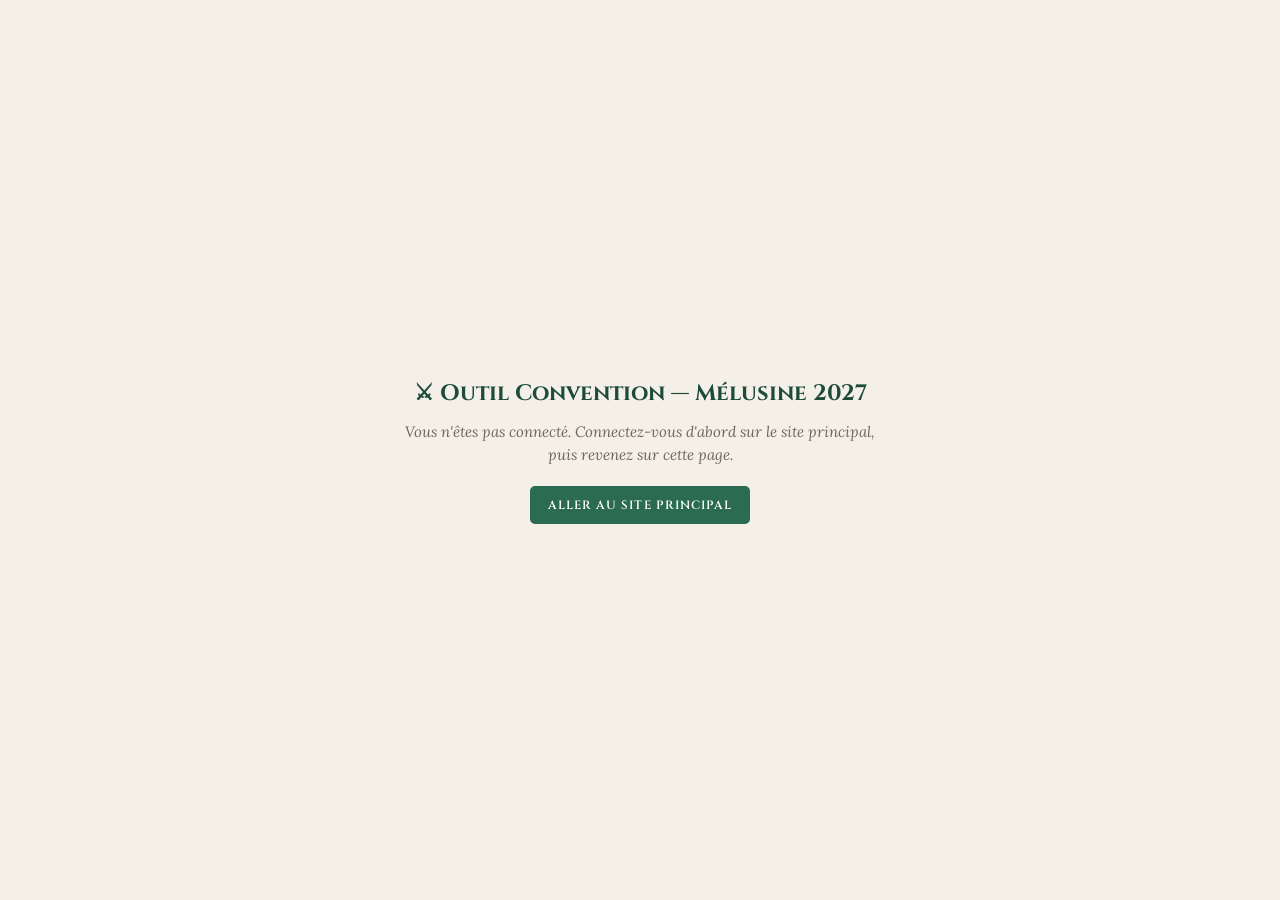
<file: melusine-convention-2026.html>
<!DOCTYPE html>
<html lang="fr">
<head>
<meta charset="UTF-8">
<meta name="viewport" content="width=device-width, initial-scale=1.0">
<title>Mélusine — Outil Convention</title>
<link rel="stylesheet" href="fonts.css?v=1">
<style>
:root {
  --bg:#f4f0e8;--surface:#fdfaf5;--border:#d8d0c0;
  --green:#1d4b3a;--green2:#2a6b51;
  --gold:#9a6e20;--gold2:#c89230;
  --text:#1a1815;--muted:#6e675e;
  --ins-bg:#d8ede4;--ins-fg:#1a4a32;
  --att-bg:#fce9c4;--att-fg:#7a470e;
  --acc-bg:#e4e0f0;--acc-fg:#3c2e70;
  --del-bg:#fde8e8;--del-fg:#8b1a1a;
}
*{box-sizing:border-box;margin:0;padding:0}
body{font-family:'Lora',Georgia,serif;background:var(--bg);color:var(--text);font-size:15px;line-height:1.55}

/* HEADER */
header{background:var(--green);color:#fff;padding:1.25rem 2rem;display:flex;align-items:center;justify-content:space-between;gap:1rem;border-bottom:3px solid var(--gold2)}
header h1{font-family:'Cinzel',serif;font-size:1.4rem;font-weight:700;letter-spacing:.04em}
header .sub{font-size:.85rem;opacity:.7;font-style:italic;margin-top:.15rem}
header .datebadge{font-size:.8rem;white-space:nowrap;background:rgba(255,255,255,.12);border:1px solid rgba(255,255,255,.22);padding:.35rem .9rem;border-radius:20px}

/* TABS */
.tabs-nav{background:var(--green);padding:0 1.5rem;display:flex;border-bottom:2px solid var(--gold)}
.tab-btn{font-family:'Cinzel',serif;font-size:.72rem;font-weight:600;letter-spacing:.09em;text-transform:uppercase;color:rgba(255,255,255,.55);background:none;border:none;padding:.7rem 1.1rem;cursor:pointer;border-bottom:3px solid transparent;margin-bottom:-2px;transition:color .15s}
.tab-btn:hover{color:rgba(255,255,255,.9)}
.tab-btn.active{color:var(--gold2);border-bottom-color:var(--gold2);background:rgba(255,255,255,.04)}
.tab-btn .cnt{display:inline-block;background:rgba(255,255,255,.13);border-radius:10px;padding:.08em .5em;font-size:.75em;font-family:'Lora',serif;font-weight:400;letter-spacing:0;margin-left:.3em}
.tab-btn.active .cnt{background:rgba(200,146,48,.3)}
.tab-panel{display:none}
.tab-panel.active{display:block}

/* BANNER */
#unsaved-banner{display:none;background:#fff8e1;border-bottom:2px solid var(--gold2);padding:.5rem 2rem;font-size:.85rem;color:var(--gold);align-items:center;gap:.75rem}
#unsaved-banner.on{display:flex}

/* TOOLBAR */
.toolbar{padding:.85rem 2rem;display:flex;align-items:center;gap:.65rem;background:var(--surface);border-bottom:1px solid var(--border);flex-wrap:wrap}
.search-wrap{position:relative;flex:1;min-width:180px;max-width:360px}
.search-wrap svg{position:absolute;left:.7rem;top:50%;transform:translateY(-50%);opacity:.4;pointer-events:none}
.search-input{width:100%;padding:.45rem .75rem .45rem 2.1rem;border:1px solid var(--border);border-radius:5px;font-family:'Lora',serif;font-size:.95rem;background:var(--bg);color:var(--text);outline:none;transition:border-color .15s}
.search-input:focus{border-color:var(--green2)}
.stats{font-size:.82rem;color:var(--muted);font-style:italic;margin-left:auto;white-space:nowrap}
.btn{font-family:'Cinzel',serif;font-size:.67rem;font-weight:600;letter-spacing:.09em;text-transform:uppercase;cursor:pointer;border-radius:5px;padding:.4rem .85rem;border:2px solid;transition:all .15s;white-space:nowrap}
.btn-g{color:var(--green);border-color:var(--green);background:none}.btn-g:hover{background:var(--green);color:#fff}
.btn-o{color:var(--gold);border-color:var(--gold);background:none}.btn-o:hover{background:var(--att-bg)}
.btn-add{color:#fff;background:var(--green2);border-color:var(--green2)}.btn-add:hover{background:var(--green);border-color:var(--green)}

/* TABLE */
.table-wrap{overflow-x:auto;padding:.5rem 2rem 2.5rem}
table{width:100%;border-collapse:collapse;font-size:.88rem}
thead th{font-family:'Cinzel',serif;font-size:.67rem;font-weight:700;letter-spacing:.1em;text-transform:uppercase;color:var(--green);background:#ece7dc;border-bottom:2px solid var(--green);padding:.55rem .7rem;text-align:left;cursor:pointer;user-select:none;white-space:nowrap}
thead th:hover{background:#e0dbd0}
thead th.ns{cursor:default}
thead th.ns:hover{background:#ece7dc}
th .si{margin-left:.25em;opacity:.35;font-size:.78em}
th.sa .si::after{content:'▲';opacity:1!important}
th.sd .si::after{content:'▼';opacity:1!important}
th:not(.sa):not(.sd) .si::after{content:'⬍'}
tbody tr{border-bottom:1px solid #e5dfd4;transition:background .08s}
tbody tr:last-child{border-bottom:none}
tbody tr:hover{background:rgba(30,75,58,.04)}
tbody tr.chk td{color:var(--muted);text-decoration:line-through;text-decoration-color:rgba(0,0,0,.25)}
tbody tr.chk{background:rgba(30,75,58,.03)}
td{padding:.52rem .7rem;vertical-align:middle}
.td-chk{width:34px;text-align:center;padding:.35rem .4rem}
.td-chk input[type=checkbox]{width:15px;height:15px;cursor:pointer;accent-color:var(--green)}
.td-act{width:90px;text-align:right;white-space:nowrap;padding:.3rem .5rem}
.ico{background:none;border:none;cursor:pointer;font-size:.9rem;padding:.22rem .35rem;border-radius:4px;opacity:.5;transition:opacity .12s,background .12s}
.ico:hover{opacity:1}
.ico-e:hover{background:var(--ins-bg)}
.ico-d:hover{background:var(--del-bg)}
.ico-m:hover{background:var(--att-bg)}
.badge{display:inline-block;padding:.12em .55em;border-radius:3px;font-size:.74em;font-weight:600;font-family:sans-serif;text-transform:uppercase;letter-spacing:.04em}
.b-p{background:var(--ins-bg);color:var(--ins-fg)}
.b-a{background:var(--acc-bg);color:var(--acc-fg)}
.b-i{background:var(--ins-bg);color:var(--ins-fg)}
.b-w{background:var(--att-bg);color:var(--att-fg)}
.avec{display:block;font-size:.78em;font-style:italic;color:var(--muted);margin-top:.04em}
.em{color:var(--muted);font-size:.82em}
.jn{font-weight:500}
.cr{white-space:nowrap;color:var(--muted);font-size:.83em}
.fn{color:var(--att-fg);font-weight:700}

/* Toggle de visibilité des colonnes (set sur la <table> selon les prefs) */
table.h-type   th.col-type,   table.h-type   td.col-type   {display:none}
table.h-avec   th.col-avec,   table.h-avec   td.col-avec   {display:none}
table.h-email  th.col-email,  table.h-email  td.col-email  {display:none}
table.h-date   th.col-date,   table.h-date   td.col-date   {display:none}
table.h-statut th.col-statut, table.h-statut td.col-statut {display:none}
table.h-file   th.col-file,   table.h-file   td.col-file   {display:none}

/* Menu déroulant "Colonnes" */
.cols-wrap{position:relative;display:inline-block}
.cols-menu{display:none;position:absolute;top:100%;right:0;z-index:50;background:var(--surface);border:1px solid var(--border);border-radius:5px;box-shadow:0 8px 24px rgba(0,0,0,.18);padding:.5rem .65rem;margin-top:.25rem;min-width:160px;font-family:'Lora',serif;font-size:.88rem}
.cols-menu.on{display:block}
.cols-menu label{display:flex;align-items:center;gap:.45rem;padding:.2rem 0;cursor:pointer;user-select:none}
.cols-menu label:hover{color:var(--green)}
.cols-menu input[type=checkbox]{accent-color:var(--green);cursor:pointer}
@media print{.cols-wrap{display:none!important}}

/* Filtre pointage (samedi/dimanche) — select dans la toolbar */
.ck-filter{padding:.4rem .6rem;border:1px solid var(--border);border-radius:5px;font-family:'Lora',serif;font-size:.9rem;background:var(--surface);color:var(--text);outline:none;cursor:pointer;transition:border-color .15s}
.ck-filter:focus{border-color:var(--green2)}
@media print{.ck-filter{display:none!important}}

/* Stats progress avec compteur pointés */
.stats-ck{font-weight:600;color:var(--green);margin-left:.4em}
.stats-pct{display:inline-block;min-width:2.5em;padding:.05em .4em;background:var(--ins-bg);color:var(--ins-fg);border-radius:3px;font-size:.85em;font-weight:600;margin-left:.4em}

/* Vue groupée : Bouton actif */
#btn-grouped.active{background:var(--green);color:#fff;border-color:var(--green)}

/* Vue groupée : sections par table dans l'onglet Tables */
.grp{margin:.8rem 0;border:1px solid var(--border);border-radius:6px;background:var(--surface);overflow:hidden}
.grp-head{background:#ece7dc;padding:.55rem 1rem;font-family:'Cinzel',serif;font-size:.85rem;font-weight:600;color:var(--green);cursor:pointer;display:flex;align-items:center;gap:.6rem;user-select:none;border-bottom:1px solid var(--border)}
.grp-head:hover{background:#e0dbd0}
.grp-head .grp-toggle{font-size:.7em;opacity:.5;transition:transform .12s}
.grp.collapsed .grp-toggle{transform:rotate(-90deg)}
.grp.collapsed .grp-body{display:none}
.grp-cr{color:var(--muted);font-weight:400;font-family:'Lora',serif;font-size:.95em;margin-left:.3em}
.grp-mj{color:var(--acc-fg);font-weight:600;font-family:'Lora',serif;font-size:.92em;margin-left:.4em}
.grp-count{margin-left:auto;font-family:'Lora',serif;font-weight:400;font-size:.92em;color:var(--muted);padding:.1em .55em;background:#fdfaf5;border-radius:3px;border:1px solid var(--border)}
.grp-count.full{background:var(--del-bg);color:var(--del-fg);border-color:transparent}
.grp-body{padding:.4rem 0}
.grp-body table{margin:0}
.grp-empty{padding:.6rem 1rem;color:var(--muted);font-style:italic;font-size:.85em}
@media print{.grp-head{cursor:default}.grp.collapsed .grp-body{display:block!important}.grp-toggle{display:none}}

/* MODAL */
#mo{display:none;position:fixed;inset:0;background:rgba(0,0,0,.52);z-index:200;align-items:center;justify-content:center;padding:1rem}
#mo.on{display:flex}

/* Person-link : noms cliquables pour ouvrir le récap */
.pl{cursor:pointer;color:var(--green);text-decoration:underline dotted rgba(30,75,58,.4);text-underline-offset:2px;transition:color .12s}
.pl:hover{color:var(--green2);text-decoration-color:var(--green2)}

/* MODAL RÉCAP — par personne (différent de #mo qui sert à l'édition) */
#mr{display:none;position:fixed;inset:0;background:rgba(0,0,0,.52);z-index:201;align-items:center;justify-content:center;padding:1rem}
#mr.on{display:flex}
#mrbox{background:var(--surface);border-radius:8px;width:100%;max-width:560px;max-height:92vh;overflow-y:auto;box-shadow:0 24px 64px rgba(0,0,0,.35);animation:su .18s ease}
#mrhead{background:var(--green);color:#fff;padding:.9rem 1.25rem;display:flex;align-items:center;justify-content:space-between;border-radius:8px 8px 0 0;position:sticky;top:0;z-index:1}
#mrhead h2{font-family:'Cinzel',serif;font-size:1rem;font-weight:600;letter-spacing:.04em}
#mrclose{background:none;border:none;color:#fff;font-size:1.3rem;cursor:pointer;opacity:.7;padding:0 .3rem;line-height:1}
#mrclose:hover{opacity:1}
#mrbody{padding:1.25rem 1.5rem}
.mrs{margin-bottom:1.1rem}
.mrs:last-child{margin-bottom:0}
.mrs h3{font-family:'Cinzel',serif;font-size:.72rem;font-weight:700;letter-spacing:.1em;text-transform:uppercase;color:var(--green);margin-bottom:.45rem;padding-bottom:.25rem;border-bottom:1px solid var(--border)}
.mrs ul{list-style:none;padding:0}
.mrs li{padding:.3rem 0;font-size:.92rem;display:flex;align-items:baseline;gap:.5rem}
.mrs li .mri{flex:1}
.mrs .mr-empty{color:var(--muted);font-style:italic;font-size:.88em;padding:.2rem 0}
.mr-cr{font-family:'Lora',serif;color:var(--muted);font-size:.85em;margin-right:.3em;white-space:nowrap}
.mr-tag{display:inline-block;padding:.05em .45em;border-radius:3px;font-size:.7em;font-weight:600;font-family:sans-serif;text-transform:uppercase;letter-spacing:.04em;margin-left:.4em}
#mbox{background:var(--surface);border-radius:8px;width:100%;max-width:530px;max-height:92vh;overflow-y:auto;box-shadow:0 24px 64px rgba(0,0,0,.35);animation:su .18s ease}
@keyframes su{from{opacity:0;transform:translateY(12px)}to{opacity:1;transform:none}}
#mhead{background:var(--green);color:#fff;padding:.9rem 1.25rem;display:flex;align-items:center;justify-content:space-between;border-radius:8px 8px 0 0;position:sticky;top:0;z-index:1}
#mhead h2{font-family:'Cinzel',serif;font-size:1rem;font-weight:600;letter-spacing:.04em}
#mclose{background:none;border:none;color:#fff;font-size:1.3rem;cursor:pointer;opacity:.7;padding:0 .3rem;line-height:1}
#mclose:hover{opacity:1}
#mbody{padding:1.25rem 1.5rem}
#mfoot{padding:.75rem 1.5rem 1.25rem;display:flex;justify-content:flex-end;gap:.6rem;border-top:1px solid var(--border)}
.msect{background:var(--att-bg);border:1px solid #e5c87a;border-radius:6px;padding:.85rem 1rem;margin-bottom:.9rem}
.msect h3{font-family:'Cinzel',serif;font-size:.7rem;font-weight:700;letter-spacing:.08em;text-transform:uppercase;color:var(--att-fg);margin-bottom:.6rem}
.fg{margin-bottom:.85rem}
.fg:last-child{margin-bottom:0}
.fg label{display:block;font-family:'Cinzel',serif;font-size:.67rem;font-weight:700;letter-spacing:.1em;text-transform:uppercase;color:var(--green);margin-bottom:.22rem}
.fg input,.fg select{width:100%;padding:.45rem .65rem;border:1px solid var(--border);border-radius:4px;font-family:'Lora',serif;font-size:1rem;background:var(--bg);color:var(--text);outline:none;transition:border-color .15s}
.fg input:focus,.fg select:focus{border-color:var(--green2)}
.hint{font-size:.77em;color:var(--muted);margin-top:.2rem;font-style:italic}
.frow{display:grid;grid-template-columns:1fr 1fr;gap:.75rem}
.hidden{display:none!important}
hr.sep{border:none;border-top:1px solid var(--border);margin:.85rem 0}

/* PRINT */
@media print{
  *{-webkit-print-color-adjust:exact;print-color-adjust:exact}
  body{background:#fff;font-size:10pt}
  header{padding:.8rem 1.2rem;background:var(--green)!important}
  header h1{font-size:12pt}
  header .datebadge,#unsaved-banner,#mo,.tabs-nav{display:none!important}
  .tab-panel{display:none!important}
  .tab-panel.active{display:block!important}
  .toolbar{padding:.4rem 1.2rem;border-bottom:1px solid #ccc;background:none}
  .btn,.search-wrap,.td-act,.td-chk{display:none!important}
  .table-wrap{padding:.4rem 1.2rem 1.2rem;overflow:visible}
  table{page-break-inside:auto}
  tr{page-break-inside:avoid}
  thead{display:table-header-group}
}

/* ── AJOUT RAPIDE TABLES ── */
#qa-bar{display:flex;align-items:center;gap:.5rem;padding:.7rem 2rem;background:#f0ede4;border-bottom:2px solid var(--gold);flex-wrap:wrap}
#qa-label{font-family:'Cinzel',serif;font-size:.72rem;font-weight:700;letter-spacing:.08em;text-transform:uppercase;color:var(--green);white-space:nowrap;margin-right:.3rem}
#qa-bar input,#qa-bar select{padding:.42rem .6rem;border:1px solid var(--border);border-radius:5px;font-family:'Lora',serif;font-size:.95rem;background:var(--surface);color:var(--text);outline:none;transition:border-color .15s}
#qa-bar input:focus,#qa-bar select:focus{border-color:var(--green2)}
#qa-cr{width:190px}
#qa-jeu{flex:1;min-width:160px}
#qa-nom{width:160px}
#qa-st{width:110px}
#qa-btn{font-family:'Cinzel',serif;font-size:.72rem;font-weight:700;letter-spacing:.08em;text-transform:uppercase;cursor:pointer;border-radius:5px;padding:.42rem 1rem;border:none;background:var(--green2);color:#fff;transition:background .15s;white-space:nowrap}
#qa-btn:hover{background:var(--green)}
#qa-more{background:none;border:1px solid var(--border);border-radius:5px;padding:.35rem .55rem;cursor:pointer;color:var(--muted);font-size:1rem;line-height:1;transition:all .15s}
#qa-more:hover{border-color:var(--green);color:var(--green)}
@media print{#qa-bar{display:none!important}}
</style>
</head>
<body>

<!-- ─────────── ÉCRAN DE GARDE ───────────
     Affiché tant que l'auth + le chargement initial ne sont pas terminés.
     Bloque toute interaction avec l'outil. Une fois OK, on cache cet écran.
-->
<div id="boot-screen" style="position:fixed;inset:0;background:#f4f0e8;z-index:9999;display:flex;flex-direction:column;align-items:center;justify-content:center;padding:2rem;text-align:center;font-family:'Lora',Georgia,serif">
  <div style="max-width:480px">
    <h1 style="font-family:'Cinzel',serif;color:#1d4b3a;font-size:1.4rem;margin-bottom:.6rem">⚔ Outil Convention — Mélusine <span data-edition="year"></span></h1>
    <p id="boot-msg" style="color:#6e675e;font-style:italic">Vérification de l'accès…</p>
    <div id="boot-actions" style="margin-top:1.2rem;display:none">
      <a id="boot-link" href="https://sousloeildemelusine.fr/admin.html" style="display:inline-block;font-family:'Cinzel',serif;font-size:.75rem;font-weight:600;letter-spacing:.09em;text-transform:uppercase;color:#fff;background:#2a6b51;border:2px solid #2a6b51;border-radius:5px;padding:.5rem 1rem;text-decoration:none">Aller au site principal</a>
      <button id="boot-retry" style="display:none;margin-left:.5rem;font-family:'Cinzel',serif;font-size:.75rem;font-weight:600;letter-spacing:.09em;text-transform:uppercase;color:#1d4b3a;background:none;border:2px solid #1d4b3a;border-radius:5px;padding:.5rem 1rem;cursor:pointer">Réessayer</button>
    </div>
  </div>
</div>

<header>
  <div>
    <h1>⚔ Sous l'Œil de Mélusine — Convention <span data-edition="year"></span></h1>
    <div class="sub">Outil de gestion — Jour J</div>
  </div>
  <div class="datebadge">📅 <span data-edition="range"></span></div>
</header>

<nav class="tabs-nav">
  <button class="tab-btn active" onclick="switchTab('samedi')">Accueil Samedi <span class="cnt" id="cnt-samedi">0</span></button>
  <button class="tab-btn" onclick="switchTab('dimanche')">Accueil Dimanche <span class="cnt" id="cnt-dimanche">0</span></button>
  <button class="tab-btn" onclick="switchTab('repas')">Repas <span class="cnt" id="cnt-repas">0</span></button>
  <button class="tab-btn" onclick="switchTab('benevoles')">Bénévoles <span class="cnt" id="cnt-benevoles">0</span></button>
  <button class="tab-btn" onclick="switchTab('tables')">Tables <span class="cnt" id="cnt-tables">0</span></button>
</nav>

<div id="unsaved-banner">
  ⚠ Des modifications locales sont actives (sauvegardées dans ce navigateur).
  <button class="btn btn-o" onclick="exportLocalCsv()" style="margin-left:auto">💾 Exporter modifs (CSV)</button>
  <button class="btn btn-o" onclick="reloadFromSite()">🔄 Recharger depuis le site</button>
  <button class="btn btn-o" onclick="resetAllData()">↺ Restaurer photo initiale</button>
</div>

<!-- Petit bandeau "infos session" — connecté en tant que X + bouton recharger -->
<div id="session-bar" style="display:none;padding:.4rem 2rem;background:#fdfaf5;border-bottom:1px solid #d8d0c0;font-size:.78rem;color:#6e675e;align-items:center;gap:.75rem">
  <span>👤 Connecté&nbsp;: <strong id="session-email"></strong></span>
  <span style="opacity:.5">·</span>
  <span>📦 Données chargées le <strong id="session-loaded"></strong></span>
  <button class="btn btn-o" style="margin-left:auto" onclick="reloadFromSite()">🔄 Recharger depuis le site</button>
</div>

<!-- SAMEDI -->
<div class="tab-panel active" id="panel-samedi">
  <div class="toolbar">
    <div class="search-wrap"><svg width="14" height="14" viewBox="0 0 24 24" fill="none" stroke="currentColor" stroke-width="2.5"><circle cx="11" cy="11" r="8"/><path d="m21 21-4.35-4.35"/></svg><input type="text" class="search-input" id="search-samedi" placeholder="Nom, email…" oninput="render('samedi')"></div>
    <select class="ck-filter" id="ck-filter-samedi" onchange="render('samedi')" title="Filtrer par statut de pointage">
      <option value="all">Tous</option>
      <option value="checked">✓ Pointés</option>
      <option value="unchecked">○ Non pointés</option>
    </select>
    <div class="stats" id="stats-samedi"></div>
    <div class="cols-wrap"><button class="btn btn-o" onclick="toggleColMenu('samedi',event)">📊 Colonnes</button><div class="cols-menu" id="cm-samedi"></div></div>
    <button class="btn btn-o" onclick="resetChecked('samedi')">↺ Coches</button>
    <button class="btn btn-add" onclick="openModal('samedi',null)">＋ Ajouter</button>
    <button class="btn btn-g" onclick="doPrint(this)">🖨 Imprimer</button>
  </div>
  <div class="table-wrap"><table id="tbl-samedi"><thead><tr>
    <th class="ns td-chk">✓</th>
    <th onclick="doSort('samedi','nom')">Nom <span class="si"></span></th>
    <th class="col-type" onclick="doSort('samedi','type')">Type <span class="si"></span></th>
    <th class="col-avec" onclick="doSort('samedi','avec')">Avec <span class="si"></span></th>
    <th class="col-email" onclick="doSort('samedi','email')">Email <span class="si"></span></th>
    <th class="col-date" onclick="doSort('samedi','date')">Inscription <span class="si"></span></th>
    <th class="ns td-act"></th>
  </tr></thead><tbody id="body-samedi"></tbody></table></div>
</div>

<!-- DIMANCHE -->
<div class="tab-panel" id="panel-dimanche">
  <div class="toolbar">
    <div class="search-wrap"><svg width="14" height="14" viewBox="0 0 24 24" fill="none" stroke="currentColor" stroke-width="2.5"><circle cx="11" cy="11" r="8"/><path d="m21 21-4.35-4.35"/></svg><input type="text" class="search-input" id="search-dimanche" placeholder="Nom, email…" oninput="render('dimanche')"></div>
    <select class="ck-filter" id="ck-filter-dimanche" onchange="render('dimanche')" title="Filtrer par statut de pointage">
      <option value="all">Tous</option>
      <option value="checked">✓ Pointés</option>
      <option value="unchecked">○ Non pointés</option>
    </select>
    <div class="stats" id="stats-dimanche"></div>
    <div class="cols-wrap"><button class="btn btn-o" onclick="toggleColMenu('dimanche',event)">📊 Colonnes</button><div class="cols-menu" id="cm-dimanche"></div></div>
    <button class="btn btn-o" onclick="resetChecked('dimanche')">↺ Coches</button>
    <button class="btn btn-add" onclick="openModal('dimanche',null)">＋ Ajouter</button>
    <button class="btn btn-g" onclick="doPrint(this)">🖨 Imprimer</button>
  </div>
  <div class="table-wrap"><table id="tbl-dimanche"><thead><tr>
    <th class="ns td-chk">✓</th>
    <th onclick="doSort('dimanche','nom')">Nom <span class="si"></span></th>
    <th class="col-email" onclick="doSort('dimanche','email')">Email <span class="si"></span></th>
    <th class="col-date" onclick="doSort('dimanche','date')">Inscription <span class="si"></span></th>
    <th class="ns td-act"></th>
  </tr></thead><tbody id="body-dimanche"></tbody></table></div>
</div>

<!-- REPAS -->
<!-- Repas du samedi soir : liste avec pointage à l'arrivée. Mêmes interactions
     que samedi/dimanche (recherche, filtre pointage, ajouter, imprimer). -->
<div class="tab-panel" id="panel-repas">
  <div class="toolbar">
    <div class="search-wrap"><svg width="14" height="14" viewBox="0 0 24 24" fill="none" stroke="currentColor" stroke-width="2.5"><circle cx="11" cy="11" r="8"/><path d="m21 21-4.35-4.35"/></svg><input type="text" class="search-input" id="search-repas" placeholder="Nom, email…" oninput="render('repas')"></div>
    <select class="ck-filter" id="ck-filter-repas" onchange="render('repas')" title="Filtrer par statut de pointage">
      <option value="all">Tous</option>
      <option value="checked">✓ Pointés</option>
      <option value="unchecked">○ Non pointés</option>
    </select>
    <div class="stats" id="stats-repas"></div>
    <div class="cols-wrap"><button class="btn btn-o" onclick="toggleColMenu('repas',event)">📊 Colonnes</button><div class="cols-menu" id="cm-repas"></div></div>
    <button class="btn btn-o" onclick="resetChecked('repas')">↺ Coches</button>
    <button class="btn btn-add" onclick="openModal('repas',null)">＋ Ajouter</button>
    <button class="btn btn-g" onclick="doPrint(this)">🖨 Imprimer</button>
  </div>
  <div class="table-wrap"><table id="tbl-repas"><thead><tr>
    <th class="ns td-chk">✓</th>
    <th onclick="doSort('repas','nom')">Nom <span class="si"></span></th>
    <th class="col-type" onclick="doSort('repas','type')">Type <span class="si"></span></th>
    <th class="col-avec" onclick="doSort('repas','avec')">Avec <span class="si"></span></th>
    <th class="col-email" onclick="doSort('repas','email')">Email <span class="si"></span></th>
    <th class="col-date" onclick="doSort('repas','date')">Inscription <span class="si"></span></th>
    <th class="ns td-act"></th>
  </tr></thead><tbody id="body-repas"></tbody></table></div>
</div>

<!-- BENEVOLES -->
<div class="tab-panel" id="panel-benevoles">
  <div class="toolbar">
    <div class="search-wrap"><svg width="14" height="14" viewBox="0 0 24 24" fill="none" stroke="currentColor" stroke-width="2.5"><circle cx="11" cy="11" r="8"/><path d="m21 21-4.35-4.35"/></svg><input type="text" class="search-input" id="search-benevoles" placeholder="Nom, créneau…" oninput="render('benevoles')"></div>
    <div class="stats" id="stats-benevoles"></div>
    <div class="cols-wrap"><button class="btn btn-o" onclick="toggleColMenu('benevoles',event)">📊 Colonnes</button><div class="cols-menu" id="cm-benevoles"></div></div>
    <button class="btn btn-add" onclick="openModal('benevoles',null)">＋ Ajouter</button>
    <button class="btn btn-g" onclick="doPrint(this)">🖨 Imprimer</button>
  </div>
  <div class="table-wrap"><table id="tbl-benevoles"><thead><tr>
    <th onclick="doSort('benevoles','creneau')">Créneau <span class="si"></span></th>
    <th onclick="doSort('benevoles','nom')">Nom <span class="si"></span></th>
    <th class="col-email" onclick="doSort('benevoles','email')">Email <span class="si"></span></th>
    <th class="col-date" onclick="doSort('benevoles','date')">Inscrit le <span class="si"></span></th>
    <th class="ns td-act"></th>
  </tr></thead><tbody id="body-benevoles"></tbody></table></div>
</div>

<!-- TABLES -->
<div class="tab-panel" id="panel-tables">
  <div class="toolbar">
    <div class="search-wrap"><svg width="14" height="14" viewBox="0 0 24 24" fill="none" stroke="currentColor" stroke-width="2.5"><circle cx="11" cy="11" r="8"/><path d="m21 21-4.35-4.35"/></svg><input type="text" class="search-input" id="search-tables" placeholder="Jeu, joueur, créneau…" oninput="render('tables')"></div>
    <div class="stats" id="stats-tables"></div>
    <button class="btn btn-o" id="btn-grouped" onclick="toggleGrouped()" title="Basculer entre liste à plat et groupement par table">📋 Vue groupée</button>
    <div class="cols-wrap"><button class="btn btn-o" onclick="toggleColMenu('tables',event)">📊 Colonnes</button><div class="cols-menu" id="cm-tables"></div></div>
    <button class="btn btn-g" onclick="doPrint(this)">🖨 Imprimer</button>
  </div>

  <!-- AJOUT RAPIDE -->
  <div id="qa-bar">
    <span id="qa-label">＋ Joueur rapide</span>
    <input id="qa-cr"  type="text" list="dl-ct" placeholder="Créneau"  title="Créneau">
    <input id="qa-jeu" type="text" list="dl-jt" placeholder="Jeu"       title="Jeu">
    <input id="qa-nom" type="text"              placeholder="Nom / Pseudo" title="Nom" onkeydown="if(event.key==='Enter')quickAdd()">
    <select id="qa-st" title="Statut">
      <option value="inscrit">Inscrit</option>
      <option value="attente">Attente</option>
    </select>
    <button id="qa-btn" onclick="quickAdd()">Ajouter</button>
    <button id="qa-more" onclick="openModal('tables',null)" title="Formulaire complet (file d'attente, date…)">⋯</button>
  </div>

  <div class="table-wrap"><table id="tbl-tables"><thead><tr>
    <th onclick="doSort('tables','creneau')">Créneau <span class="si"></span></th>
    <th onclick="doSort('tables','jeu')">Jeu <span class="si"></span></th>
    <th onclick="doSort('tables','nom')">Joueur <span class="si"></span></th>
    <th class="col-statut" onclick="doSort('tables','statut')">Statut <span class="si"></span></th>
    <th class="col-file" onclick="doSort('tables','file')">File <span class="si"></span></th>
    <th class="col-date" onclick="doSort('tables','date')">Inscrit le <span class="si"></span></th>
    <th class="ns td-act"></th>
  </tr></thead><tbody id="body-tables"></tbody></table></div>
</div>

<datalist id="dl-ct"></datalist>
<datalist id="dl-jt"></datalist>
<datalist id="dl-cb"></datalist>

<!-- MODAL ÉDITION -->
<div id="mo" onclick="ovClick(event)">
  <div id="mbox">
    <div id="mhead"><h2 id="mtitle">Modifier</h2><button id="mclose" onclick="closeModal()">×</button></div>
    <div id="mbody"></div>
    <div id="mfoot">
      <button class="btn btn-o" onclick="closeModal()">Annuler</button>
      <button class="btn btn-add" onclick="saveModal()">✔ Enregistrer</button>
    </div>
  </div>
</div>

<!-- MODAL RÉCAP PERSONNE — s'ouvre quand on clique sur un nom -->
<div id="mr" onclick="if(event.target===this)closeRecap()">
  <div id="mrbox">
    <div id="mrhead"><h2 id="mr-title">Récap</h2><button id="mrclose" onclick="closeRecap()">×</button></div>
    <div id="mrbody"></div>
  </div>
</div>

<script src="edition.js?v=1"></script>
<script>
// =============================================================================
// CONFIGURATION SUPABASE — chargement live des données du site (lecture seule)
// =============================================================================
// On lit les données via la RPC `get_admin_export_data` (SECURITY DEFINER côté
// Supabase, qui vérifie elle-même que l'appelant a le rôle admin).
// Aucune écriture ne sera faite vers Supabase — toutes les modifs faites dans
// cet outil restent en localStorage du navigateur (clés STORAGE_PREFIX + « d_ », voir edition.js).
// Préfixe des clés localStorage : vient de edition.js (change à chaque édition, pour ne pas
// relire les pointages de l'année précédente). Repli si edition.js est absent.
const STORAGE_PREFIX = (window.EDITION && window.EDITION.storagePrefix) || 'm27';
if (window.EDITION) document.title = 'Mélusine ' + window.EDITION.year + ' — Outil Convention';
const SUPABASE_URL = 'https://hdbhvwaemrjoantcecuv.supabase.co';
const SUPABASE_ANON_KEY = 'sb_publishable_YGImet9fG8OKLDf_H0GNyQ_SmY5Mo56';

// Stockage des données à l'état "fetché du site" (avant modifs locales)
// pour pouvoir reset rapidement sur cette photo si besoin.
let INIT = { samedi:[], dimanche:[], benevoles:[], tables:[], repas:[] };

// Email de la session courante (rempli après auth)
let SESSION_EMAIL = '';
// Timestamp du dernier fetch (affiché dans le bandeau session)
let LAST_FETCH = '';


// =============================================================================
// AUTH + FETCH INITIAL — bootApp()
// =============================================================================
// Étapes :
//   1. Lire la session Supabase (localStorage.melusine_session, posée par le
//      site principal après login)
//   2. Décoder le JWT pour récupérer l'email (info)
//   3. Appeler la RPC get_admin_export_data (vérifie le rôle admin côté server)
//   4. Si succès : mapper les données vers le format INIT et démarrer l'outil
//   5. Si échec : afficher l'écran de blocage approprié

function bootMsg(msg, opts) {
  const m = document.getElementById('boot-msg');
  const actions = document.getElementById('boot-actions');
  const retry = document.getElementById('boot-retry');
  if (m) m.textContent = msg;
  if (actions) actions.style.display = (opts && opts.actions) ? 'block' : 'none';
  if (retry) retry.style.display = (opts && opts.retry) ? 'inline-block' : 'none';
}

function hideBootScreen() {
  const el = document.getElementById('boot-screen');
  if (el) el.style.display = 'none';
}

/**
 * Récupère l'email de l'utilisateur connecté en décodant le JWT stocké
 * par le site principal après login Supabase.
 * Retourne null si pas de session ou token invalide.
 */
function getSessionEmail() {
  try {
    const raw = localStorage.getItem('melusine_session');
    if (!raw) return null;
    const session = JSON.parse(raw);
    if (!session || !session.access_token) return null;
    // Le JWT est de la forme header.payload.signature, on décode le payload
    const parts = session.access_token.split('.');
    if (parts.length < 2) return null;
    // base64url → base64 standard puis atob
    const b64 = parts[1].replace(/-/g, '+').replace(/_/g, '/');
    const payload = JSON.parse(atob(b64));
    return (payload.email || '').toLowerCase();
  } catch (e) { return null; }
}

/**
 * Appelle la RPC Supabase get_admin_export_data.
 * Retourne { ok, data, error }.
 * - ok=true + data : appelant est admin, données reçues
 * - ok=false + error : pas admin OU erreur réseau OU session expirée
 */
async function fetchSiteData() {
  const session = JSON.parse(localStorage.getItem('melusine_session') || 'null');
  if (!session || !session.access_token) {
    return { ok: false, error: 'session_missing' };
  }
  try {
    const r = await fetch(SUPABASE_URL + '/rest/v1/rpc/get_admin_export_data', {
      method: 'POST',
      headers: {
        'apikey': SUPABASE_ANON_KEY,
        'Authorization': 'Bearer ' + session.access_token,
        'Content-Type': 'application/json',
        'Prefer': 'return=representation'
      },
      body: JSON.stringify({})
    });
    if (r.status === 401) return { ok: false, error: 'session_expired' };
    if (!r.ok) {
      const txt = await r.text().catch(() => r.statusText);
      return { ok: false, error: 'http_' + r.status + ': ' + txt };
    }
    const data = await r.json();
    if (data && data.error) return { ok: false, error: data.error };
    return { ok: true, data: data };
  } catch (e) {
    return { ok: false, error: 'network: ' + (e.message || e) };
  }
}

/**
 * Formate une date ISO en DD/MM/YYYY (format attendu par l'outil).
 */
function fmtDate(d) {
  if (!d) return '';
  try {
    const dt = new Date(d);
    if (isNaN(dt.getTime())) return String(d).slice(0, 10);
    return String(dt.getDate()).padStart(2, '0') + '/'
         + String(dt.getMonth() + 1).padStart(2, '0') + '/'
         + dt.getFullYear();
  } catch (e) { return String(d).slice(0, 10); }
}

/**
 * Transforme les données Supabase reçues en format INIT attendu par l'outil.
 * Mapping :
 *   - samedi/dimanche : depuis `presences` filtrées par jour. Pour un accompagnant,
 *     on affiche `nom_accompagnant` et on indique `avec = presences.nom` (le pseudo du parent).
 *   - benevoles : depuis `benevoles` filtrés sur statut='inscrit'
 *   - tables : depuis `inscriptions` (inscrit + attente), avec position en file
 *     calculée par groupe (creneau, jeu).
 */
function mapSupabaseToInit(data) {
  const out = { samedi: [], dimanche: [], benevoles: [], tables: [], repas: [] };
  const presences = data.presences || [];
  const benevoles = data.benevoles || [];
  const inscriptions = data.inscriptions || [];
  const repas = data.repas || [];

  // ── Helper : nom affiché selon principal/accompagnant ──
  function displayName(row) {
    return (row.type_inscrit === 'accompagnant' && row.nom_accompagnant)
      ? row.nom_accompagnant
      : (row.nom || row.email || '');
  }

  // ── Dictionnaire email → nom du compte parent ──
  // Dans la table presences, pour un accompagnant, le champ `nom` peut être
  // égal au nom de l'accompagnant lui-même (selon comment la présence a été
  // créée). On reconstruit donc le nom du parent à partir des lignes principales.
  // Fallback : on peut aussi piocher dans inscriptions (type_inscrit='principal').
  const parentNames = {};
  presences.filter(p => p.type_inscrit === 'principal').forEach(p => {
    if (p.email && !parentNames[p.email]) parentNames[p.email] = p.nom;
  });
  inscriptions.filter(i => (i.type_inscrit || 'principal') === 'principal').forEach(i => {
    if (i.email && !parentNames[i.email]) parentNames[i.email] = i.nom;
  });

  // ── PRÉSENCES SAMEDI ──
  // Format : { nom, email, type, avec, date }
  presences.filter(p => p.jour === 'samedi').forEach(p => {
    out.samedi.push({
      nom: displayName(p),
      email: p.email || '',
      type: p.type_inscrit || 'principal',
      avec: (p.type_inscrit === 'accompagnant') ? (parentNames[p.email] || null) : null,
      date: fmtDate(p.date_inscription)
    });
  });

  // ── PRÉSENCES DIMANCHE ──
  // Format simplifié : { nom, email, date }
  presences.filter(p => p.jour === 'dimanche').forEach(p => {
    out.dimanche.push({
      nom: displayName(p),
      email: p.email || '',
      date: fmtDate(p.date_inscription)
    });
  });

  // ── BÉNÉVOLES ──
  benevoles.filter(b => b.statut === 'inscrit').forEach(b => {
    out.benevoles.push({
      creneau: b.creneau || '',
      nom: displayName(b),
      email: b.email || '',
      date: fmtDate(b.date_inscription || b.timestamp || b.created_at)
    });
  });

  // ── REPAS (du samedi soir) ──
  // Format : { nom, email, type, avec, date }. Mêmes règles que samedi/dimanche
  // pour le nom affiché des accompagnants (via displayName) et le "avec" (via parentNames).
  repas.filter(r => r.statut === 'inscrit').forEach(r => {
    out.repas.push({
      nom: displayName(r),
      email: r.email || '',
      type: r.type_inscrit || 'principal',
      avec: (r.type_inscrit === 'accompagnant') ? (parentNames[r.email] || null) : null,
      date: fmtDate(r.date_inscription || r.timestamp || r.created_at)
    });
  });

  // ── TABLES — MJ d'abord, puis joueurs ──
  // On ajoute une ligne par table validée pour le MJ (statut spécial 'mj'),
  // puis les joueurs inscrits/attente. Le tri d'affichage se fait après par
  // créneau ; le statut 'mj' est traité spécialement dans rowT.
  const programme = data.programme || [];
  programme
    .filter(p => p.statut_table === 'validé' || !p.statut_table || p.statut_table === '')
    .forEach(p => {
      if (!p.mj) return;  // pas de MJ renseigné → on saute
      out.tables.push({
        creneau: p.creneau || '',
        jeu: p.jeu || '',
        nom: p.mj,
        statut: 'mj',
        file: null,
        date: ''
      });
    });

  // ── TABLES (inscriptions joueur) ──
  // On filtre les actives (inscrit/attente), on trie par (creneau, jeu, statut, id)
  // et on calcule la position en file pour les attente.
  const actives = inscriptions
    .filter(i => i.statut === 'inscrit' || i.statut === 'attente')
    .sort((a, b) => {
      if (a.creneau !== b.creneau) return (a.creneau || '').localeCompare(b.creneau || '');
      if (a.jeu !== b.jeu) return (a.jeu || '').localeCompare(b.jeu || '');
      if (a.statut !== b.statut) return a.statut === 'inscrit' ? -1 : 1;
      return (a.id || 0) - (b.id || 0);
    });
  const posMap = {};  // (creneau|jeu) → position courante en attente
  actives.forEach(i => {
    const key = (i.creneau || '') + '|' + (i.jeu || '');
    let file = null;
    if (i.statut === 'attente') {
      posMap[key] = (posMap[key] || 0) + 1;
      file = posMap[key];
    }
    out.tables.push({
      creneau: i.creneau || '',
      jeu: i.jeu || '',
      nom: displayName(i),
      statut: i.statut || 'inscrit',
      file: file,
      date: fmtDate(i.date_inscription || i.timestamp || i.created_at)
    });
  });

  return out;
}

/**
 * Boot principal : auth + fetch + démarrage de l'outil.
 * Appelé au chargement de la page (en bas du script).
 */
async function bootApp() {
  bootMsg('Vérification de la session…');

  // 1. Email du JWT (info uniquement, le check rôle est côté serveur)
  const email = getSessionEmail();
  if (!email) {
    bootMsg("Vous n'êtes pas connecté. Connectez-vous d'abord sur le site principal, puis revenez sur cette page.", { actions: true });
    return;
  }
  SESSION_EMAIL = email;

  // 2. Fetch des données (la RPC vérifie elle-même le rôle admin)
  bootMsg('Chargement des données du site…');
  const res = await fetchSiteData();
  if (!res.ok) {
    if (res.error === 'session_missing' || res.error === 'session_expired') {
      bootMsg("Votre session a expiré. Reconnectez-vous sur le site principal et revenez sur cette page.", { actions: true, retry: true });
    } else if (String(res.error).toLowerCase().includes('admin')) {
      bootMsg("Accès refusé : cette page est réservée aux administrateurs de la convention.", { actions: true });
    } else {
      bootMsg("Erreur de chargement : " + res.error, { actions: true, retry: true });
    }
    return;
  }

  // 3. Mapping vers le format INIT et démarrage
  INIT = mapSupabaseToInit(res.data);
  LAST_FETCH = new Date().toLocaleTimeString('fr', { hour: '2-digit', minute: '2-digit' });
  document.getElementById('session-email').textContent = SESSION_EMAIL;
  document.getElementById('session-loaded').textContent = LAST_FETCH;
  document.getElementById('session-bar').style.display = 'flex';

  // 4. Lancer l'outil avec les données fraîches
  initData();
  updateDL();
  // Restaurer l'état du bouton "Vue groupée" selon la pref localStorage
  const btnGrp = document.getElementById('btn-grouped');
  if (btnGrp) btnGrp.classList.toggle('active', isGroupedView());
  ['samedi','dimanche','repas','benevoles','tables'].forEach(render);
  hideBootScreen();
}

/**
 * Rechargement manuel : confirme avec l'utilisateur (perte des modifs locales)
 * puis re-fetch et reset les données locales.
 */
async function reloadFromSite() {
  if (!confirm('Recharger depuis le site ?\n\nCela va remplacer toutes vos modifications locales par la photo actuelle des inscriptions sur le site.\n\nContinuer ?')) return;
  ['samedi','dimanche','repas','benevoles','tables'].forEach(t => {
    localStorage.removeItem(STORAGE_PREFIX + 'd_' + t);
    localStorage.removeItem(STORAGE_PREFIX + 'c_' + t);  // coches aussi remises à zéro
  });
  document.getElementById('unsaved-banner').classList.remove('on');
  document.getElementById('boot-screen').style.display = 'flex';
  bootMsg('Rechargement des données…');
  const res = await fetchSiteData();
  if (!res.ok) {
    bootMsg("Erreur de chargement : " + res.error, { actions: true, retry: true });
    return;
  }
  INIT = mapSupabaseToInit(res.data);
  LAST_FETCH = new Date().toLocaleTimeString('fr', { hour: '2-digit', minute: '2-digit' });
  document.getElementById('session-loaded').textContent = LAST_FETCH;
  idc = 0;
  initData();
  updateDL();
  ['samedi','dimanche','repas','benevoles','tables'].forEach(render);
  hideBootScreen();
}

// Bouton "Réessayer" de l'écran de garde
document.addEventListener('DOMContentLoaded', () => {
  const r = document.getElementById('boot-retry');
  if (r) r.addEventListener('click', () => { bootMsg('Vérification…'); bootApp(); });
});


// =============================================================================
// RÉCAP PERSONNE — ouvert au clic sur n'importe quel nom dans l'outil
// =============================================================================
// Une personne est identifiée par le couple (nom, email).
// Pour les accompagnants, l'email est celui du parent — c'est OK car on
// distingue avec le nom (pseudo unique côté accompagnant).
// La table `tables` n'a pas d'email dans le format INIT, donc on cherche
// par nom (pseudo) uniquement. Risque de collision sur pseudos identiques :
// faible en pratique sur un événement à ~50 personnes.

/**
 * Ouvre la modale récap pour une personne identifiée par (nom, email).
 * Affiche un résumé groupé : présence(s), tables, bénévolat.
 */
function openRecap(nom, email) {
  if (!nom) return;
  nom = String(nom);
  email = String(email || '');

  // Filtres : on cherche dans chaque tableau les lignes qui correspondent
  // à cette personne. Pour samedi/dimanche/bénévoles, on a l'email + nom.
  // Pour tables, on a juste le nom.
  function matchEmailNom(r) {
    return (r.nom === nom) && (!email || !r.email || r.email === email);
  }
  function matchNomOnly(r) {
    return r.nom === nom;
  }

  const samedi    = D.samedi.filter(matchEmailNom);
  const dimanche  = D.dimanche.filter(matchEmailNom);
  const repas     = (D.repas || []).filter(matchEmailNom);
  const benevoles = D.benevoles.filter(matchEmailNom);
  const tables    = D.tables.filter(matchNomOnly);

  // Pour le titre, on garde le pseudo + email si dispo
  const titre = nom + (email ? ' — ' + email : '');
  document.getElementById('mr-title').textContent = titre;

  // Construction du contenu groupé
  let html = '';

  // ── Présence à la convention ──
  const jours = [];
  if (samedi.length) jours.push(EDITION.dayLabel('samedi', true));
  if (dimanche.length) jours.push(EDITION.dayLabel('dimanche', true));
  html += `<div class="mrs"><h3>📅 Présence</h3>`;
  if (jours.length) {
    html += '<ul>';
    if (samedi.length) {
      const s = samedi[0];
      html += `<li><span class="mri"><strong>${EDITION.dayLabel('samedi', true)}</strong>${s.type==='accompagnant'?` <span class="mr-tag" style="background:var(--acc-bg);color:var(--acc-fg)">acc. de ${esc(s.avec||'')}</span>`:''}</span></li>`;
    }
    if (dimanche.length) {
      html += `<li><span class="mri"><strong>${EDITION.dayLabel('dimanche', true)}</strong></span></li>`;
    }
    html += '</ul>';
  } else {
    html += '<div class="mr-empty">Aucune présence enregistrée.</div>';
  }
  html += '</div>';

  // ── Tables (joueur + MJ) ──
  // On trie par créneau (créneau ASC). Distingue MJ / Inscrit / Attente par couleur.
  const tablesSorted = [...tables].sort((a, b) => creneauVal(a.creneau) - creneauVal(b.creneau));
  html += `<div class="mrs"><h3>🎲 Tables (${tables.length})</h3>`;
  if (tablesSorted.length) {
    html += '<ul>';
    tablesSorted.forEach(t => {
      let tag;
      if (t.statut === 'mj') {
        tag = `<span class="mr-tag" style="background:#3c2e70;color:#fff">MJ</span>`;
      } else if (t.statut === 'inscrit') {
        tag = `<span class="mr-tag" style="background:var(--ins-bg);color:var(--ins-fg)">Inscrit</span>`;
      } else {
        tag = `<span class="mr-tag" style="background:var(--att-bg);color:var(--att-fg)">Attente${t.file?` #${t.file}`:''}</span>`;
      }
      html += `<li><span class="mr-cr">${esc(t.creneau)}</span><span class="mri"><strong>${esc(t.jeu)}</strong>${tag}</span></li>`;
    });
    html += '</ul>';
  } else {
    html += '<div class="mr-empty">Aucune inscription à une table.</div>';
  }
  html += '</div>';

  // ── Bénévolat ──
  const benSorted = [...benevoles].sort((a, b) => creneauVal(a.creneau) - creneauVal(b.creneau));
  html += `<div class="mrs"><h3>🤝 Bénévolat (${benevoles.length})</h3>`;
  if (benSorted.length) {
    html += '<ul>';
    benSorted.forEach(b => {
      html += `<li><span class="mr-cr">${esc(b.creneau)}</span></li>`;
    });
    html += '</ul>';
  } else {
    html += '<div class="mr-empty">Aucun créneau de bénévolat.</div>';
  }
  html += '</div>';

  // ── Repas du samedi soir ──
  html += `<div class="mrs"><h3>🍽️ Repas du samedi soir (${repas.length})</h3>`;
  if (repas.length) {
    html += '<ul>';
    repas.forEach(r => {
      const tag = r.type === 'accompagnant'
        ? ` <span class="mr-tag" style="background:var(--acc-bg);color:var(--acc-fg)">acc. de ${esc(r.avec||'')}</span>`
        : '';
      html += `<li><span class="mri">Inscrit·e${tag}</span></li>`;
    });
    html += '</ul>';
  } else {
    html += '<div class="mr-empty">Pas inscrit·e au repas.</div>';
  }
  html += '</div>';

  document.getElementById('mrbody').innerHTML = html;
  document.getElementById('mr').classList.add('on');
}

function closeRecap() {
  document.getElementById('mr').classList.remove('on');
}
// Escape ferme aussi la modale récap
document.addEventListener('keydown', e => { if (e.key === 'Escape') closeRecap(); });


// =============================================================================
// COLONNES — toggle de visibilité par onglet, persistant en localStorage
// =============================================================================
// Pour chaque onglet, on liste les colonnes "masquables" (Nom et Actions sont
// toujours visibles). L'utilisateur coche/décoche dans un dropdown ; le choix
// est stocké en localStorage et restauré au chargement.

const COLS = {
  samedi:    [{key:'type',label:'Type'},{key:'avec',label:'Avec'},{key:'email',label:'Email'},{key:'date',label:'Date'}],
  dimanche:  [{key:'email',label:'Email'},{key:'date',label:'Date'}],
  repas:     [{key:'type',label:'Type'},{key:'avec',label:'Avec'},{key:'email',label:'Email'},{key:'date',label:'Date'}],
  benevoles: [{key:'email',label:'Email'},{key:'date',label:'Date'}],
  tables:    [{key:'statut',label:'Statut'},{key:'file',label:'File'},{key:'date',label:'Date'}]
};

function getColPrefs(t) {
  try { return JSON.parse(localStorage.getItem(STORAGE_PREFIX + 'col_' + t) || '{}'); } catch { return {}; }
}
function setColPrefs(t, p) {
  localStorage.setItem(STORAGE_PREFIX + 'col_' + t, JSON.stringify(p));
}

/**
 * Applique les préférences de visibilité de colonnes sur la table.
 * Ajoute/retire des classes .h-<col> sur le <table> (le CSS fait le reste).
 */
function applyColPrefs(t) {
  const tbl = document.getElementById('tbl-'+t);
  if (!tbl) return;
  const prefs = getColPrefs(t);
  (COLS[t] || []).forEach(c => {
    const hide = prefs[c.key] === false;  // par défaut visible
    tbl.classList.toggle('h-'+c.key, hide);
  });
}

/**
 * Reconstruit le contenu du dropdown des colonnes pour un onglet.
 * Appelé à chaque ouverture pour refléter les prefs courantes.
 */
function buildColMenu(t) {
  const prefs = getColPrefs(t);
  const menu = document.getElementById('cm-'+t);
  if (!menu) return;
  menu.innerHTML = (COLS[t] || []).map(c => {
    const checked = prefs[c.key] !== false;
    return `<label><input type="checkbox" ${checked?'checked':''} onchange="onColChange('${t}','${c.key}',this.checked)"> ${esc(c.label)}</label>`;
  }).join('');
}

function toggleColMenu(t, evt) {
  if (evt) evt.stopPropagation();
  // Fermer les autres menus ouverts
  document.querySelectorAll('.cols-menu.on').forEach(m => {
    if (m.id !== 'cm-'+t) m.classList.remove('on');
  });
  buildColMenu(t);  // refresh content au cas où les prefs ont changé ailleurs
  document.getElementById('cm-'+t).classList.toggle('on');
}

function onColChange(t, col, visible) {
  const prefs = getColPrefs(t);
  prefs[col] = visible;
  setColPrefs(t, prefs);
  applyColPrefs(t);
}

// Fermer les menus quand on clique en dehors
document.addEventListener('click', e => {
  if (!e.target.closest('.cols-wrap')) {
    document.querySelectorAll('.cols-menu.on').forEach(m => m.classList.remove('on'));
  }
});


// =============================================================================
// VUE GROUPÉE — onglet Tables, regroupement par (créneau, jeu)
// =============================================================================
// Au lieu de la liste à plat, chaque table apparaît dans une section dédiée
// avec son MJ et le compteur de places. État (activé / collapsed-par-section)
// persisté en localStorage.

function isGroupedView() {
  return localStorage.getItem(STORAGE_PREFIX + '_grouped') === '1';
}
function setGroupedView(on) {
  localStorage.setItem(STORAGE_PREFIX + '_grouped', on ? '1' : '0');
}

function toggleGrouped() {
  setGroupedView(!isGroupedView());
  document.getElementById('btn-grouped').classList.toggle('active', isGroupedView());
  render('tables');
}

// État collapsed des groupes (clé = "creneau|jeu")
function getCollapsed() {
  try { return JSON.parse(localStorage.getItem(STORAGE_PREFIX + '_grp_col') || '{}'); } catch { return {}; }
}
function setCollapsed(key, on) {
  const c = getCollapsed();
  if (on) c[key] = 1; else delete c[key];
  localStorage.setItem(STORAGE_PREFIX + '_grp_col', JSON.stringify(c));
}
function toggleGroupCollapse(key) {
  const c = getCollapsed();
  setCollapsed(key, !c[key]);
  document.querySelector(`[data-grp="${CSS.escape(key)}"]`)?.classList.toggle('collapsed');
}
window.toggleGroupCollapse = toggleGroupCollapse;

/**
 * Rendu groupé de l'onglet Tables : une carte par (créneau, jeu) avec :
 *   - Header : Jeu — Créneau (X/Y) — MJ: Nom — [▼ collapse]
 *   - Body : table des inscrits + attente (mêmes colonnes que la vue plate)
 * Le MJ extrait des lignes statut='mj' n'apparaît PAS dans le body (déjà en header).
 */
function renderGrouped(filtered, sorted) {
  const wrap = document.getElementById('body-tables').closest('.table-wrap');
  if (!wrap) return;

  // Grouper par clé (creneau|jeu)
  const groups = new Map();  // key -> { creneau, jeu, mj, rows: [] }
  sorted.forEach(r => {
    const key = (r.creneau || '') + '|' + (r.jeu || '');
    if (!groups.has(key)) groups.set(key, { creneau: r.creneau || '', jeu: r.jeu || '', mj: '', rows: [] });
    const g = groups.get(key);
    if (r.statut === 'mj') {
      g.mj = r.nom;  // on extrait le MJ dans le header
    } else {
      g.rows.push(r);
    }
  });

  // Trier les groupes par créneau chronologique puis par jeu
  const ordered = [...groups.values()].sort((a, b) => {
    const d = creneauVal(a.creneau) - creneauVal(b.creneau);
    if (d) return d;
    return (a.jeu || '').localeCompare(b.jeu || '', 'fr');
  });

  // Construire le HTML : pour chaque groupe, une <div.grp> contenant un <table>
  const collapsed = getCollapsed();
  const html = ordered.map(g => {
    const key = g.creneau + '|' + g.jeu;
    const keyEsc = key.replace(/"/g, '&quot;');
    const nbInscrits = g.rows.filter(r => r.statut === 'inscrit').length;
    const nbAttente = g.rows.filter(r => r.statut === 'attente').length;
    const cntTxt = nbAttente > 0
      ? `${nbInscrits} inscrit${nbInscrits>1?'s':''} · ${nbAttente} en attente`
      : `${nbInscrits} inscrit${nbInscrits>1?'s':''}`;
    const isCol = collapsed[key] ? ' collapsed' : '';

    // Lignes du body — on réutilise rowT mais on retire la colonne creneau et jeu
    // pour éviter la redondance avec le header. On garde joueur/statut/file/date/actions.
    const bodyRows = g.rows.map(r => {
      const sb = r.statut === 'inscrit'
        ? `<span class="badge b-i">Inscrit</span>`
        : `<span class="badge b-w">Attente</span>`;
      const fc = r.file ? `<span class="fn">#${r.file}</span>` : `<span class="em">—</span>`;
      return `<tr><td>${nameLink(r.nom, '')}</td><td class="col-statut">${sb}</td><td class="col-file">${fc}</td><td class="col-date em">${esc(r.date)}</td>${acts('tables', r._id, true)}</tr>`;
    }).join('');

    const bodyHtml = bodyRows
      ? `<table><tbody>${bodyRows}</tbody></table>`
      : `<div class="grp-empty">Aucun joueur inscrit pour le moment.</div>`;

    return `<div class="grp${isCol}" data-grp="${keyEsc}">
      <div class="grp-head" onclick="toggleGroupCollapse('${esc(key).replace(/'/g,"\\'")}')">
        <span class="grp-toggle">▼</span>
        <strong>${esc(g.jeu)}</strong>
        <span class="grp-cr">— ${esc(g.creneau)}</span>
        ${g.mj ? `<span class="grp-mj">🎲 MJ : ${nameLink(g.mj, '')}</span>` : ''}
        <span class="grp-count">${cntTxt}</span>
      </div>
      <div class="grp-body">${bodyHtml}</div>
    </div>`;
  }).join('');

  // On remplace l'intégralité du table-wrap par les sections groupées
  // (mais on garde le <table> dans le DOM pour pouvoir revenir à la vue plate)
  // → on cache la table existante et on insère un conteneur sœur
  const tbl = wrap.querySelector('table');
  if (tbl) tbl.style.display = 'none';
  let gc = wrap.querySelector('.grp-container');
  if (!gc) {
    gc = document.createElement('div');
    gc.className = 'grp-container';
    wrap.appendChild(gc);
  }
  gc.style.display = 'block';
  gc.innerHTML = html || '<p class="em" style="padding:1rem">Aucune table à afficher.</p>';
}

/**
 * Bascule de l'affichage vers la vue plate : restaure la <table> et masque
 * le conteneur de groupes.
 */
function showFlatTablesView() {
  const wrap = document.getElementById('body-tables').closest('.table-wrap');
  if (!wrap) return;
  const tbl = wrap.querySelector('table');
  if (tbl) tbl.style.display = '';
  const gc = wrap.querySelector('.grp-container');
  if (gc) gc.style.display = 'none';
}


// =============================================================================
// EXPORT CSV DES MODIFS LOCALES — sauvegarde l'état D + coches dans 4 fichiers
// =============================================================================
// Utile pour conserver les modifications faites pendant la convention
// (pointages, ajouts manuels, etc.) avant de fermer le navigateur ou en cas
// de besoin de transmettre les infos à un autre admin.

function csvEsc(v) {
  if (v === null || v === undefined) return '';
  const s = String(v);
  return /[",\n\r]/.test(s) ? '"' + s.replace(/"/g, '""') + '"' : s;
}

function buildLocalCsv(headers, rows) {
  const lines = [headers.map(csvEsc).join(',')];
  rows.forEach(row => lines.push(row.map(csvEsc).join(',')));
  // BOM UTF-8 + CRLF pour compat Excel
  return '﻿' + lines.join('\r\n');
}

function dlBlob(filename, content) {
  const blob = new Blob([content], { type: 'text/csv;charset=utf-8;' });
  const url = URL.createObjectURL(blob);
  const a = document.createElement('a');
  a.href = url; a.download = filename; a.style.display = 'none';
  document.body.appendChild(a);
  a.click();
  document.body.removeChild(a);
  setTimeout(() => URL.revokeObjectURL(url), 1000);
}

// =============================================================================
// IMPRESSION — injecte le titre de l'onglet courant dans le header avant print
// =============================================================================
// Le header affiche "Outil de gestion — Jour J" en sous-titre. Pour l'impression,
// on remplace temporairement ce texte par le nom de l'onglet (Accueil Samedi,
// Accueil Dimanche, Bénévoles, Tables) pour que la page imprimée soit claire.
window.doPrint = function(btn) {
  const labels = {
    samedi:    'Accueil — ' + EDITION.dayLabel('samedi', true) + ' ' + EDITION.year,
    dimanche:  'Accueil — ' + EDITION.dayLabel('dimanche', true) + ' ' + EDITION.year,
    repas:     'Repas du samedi soir',
    benevoles: 'Bénévoles',
    tables:    'Tables de JDR'
  };
  // Trouver l'onglet actif à partir du bouton cliqué (qui est dans un panel)
  const panel = btn && btn.closest('.tab-panel');
  const tabId = panel ? panel.id.replace('panel-', '') : '';
  const sub = document.querySelector('header .sub');
  const orig = sub ? sub.textContent : '';
  if (sub && labels[tabId]) sub.textContent = labels[tabId];
  try {
    window.print();
  } finally {
    // Restaurer le sous-titre original après l'impression
    setTimeout(() => { if (sub) sub.textContent = orig; }, 100);
  }
};

window.exportLocalCsv = function() {
  // Stamp pour les noms de fichiers
  const now = new Date();
  const stamp = now.getFullYear() + '-'
              + String(now.getMonth() + 1).padStart(2, '0') + '-'
              + String(now.getDate()).padStart(2, '0') + '_'
              + String(now.getHours()).padStart(2, '0')
              + String(now.getMinutes()).padStart(2, '0');

  // ── 1. Samedi (avec coche de pointage) ──
  const ckS = getChk('samedi');
  const rowsS = D.samedi.map(r => [
    ckS[r._id] ? 'OUI' : '',
    r.nom || '',
    r.type || 'principal',
    r.avec || '',
    r.email || '',
    r.date || ''
  ]);
  dlBlob('jour-J-samedi-' + stamp + '.csv', buildLocalCsv(
    ['Pointé', 'Nom', 'Type', 'Avec', 'Email', 'Date inscription'],
    rowsS
  ));

  // ── 2. Dimanche (avec coche de pointage) ──
  setTimeout(() => {
    const ckD = getChk('dimanche');
    const rowsD = D.dimanche.map(r => [
      ckD[r._id] ? 'OUI' : '',
      r.nom || '',
      r.email || '',
      r.date || ''
    ]);
    dlBlob('jour-J-dimanche-' + stamp + '.csv', buildLocalCsv(
      ['Pointé', 'Nom', 'Email', 'Date inscription'],
      rowsD
    ));
  }, 250);

  // ── 3. Repas (avec coche de pointage) ──
  setTimeout(() => {
    const ckR = getChk('repas');
    const rowsR = (D.repas || []).map(r => [
      ckR[r._id] ? 'OUI' : '',
      r.nom || '',
      r.type || 'principal',
      r.avec || '',
      r.email || '',
      r.date || ''
    ]);
    dlBlob('jour-J-repas-' + stamp + '.csv', buildLocalCsv(
      ['Pointé', 'Nom', 'Type', 'Avec', 'Email', 'Date inscription'],
      rowsR
    ));
  }, 500);

  // ── 4. Bénévoles ──
  setTimeout(() => {
    const rowsB = D.benevoles.map(r => [
      r.creneau || '',
      r.nom || '',
      r.email || '',
      r.date || ''
    ]);
    dlBlob('jour-J-benevoles-' + stamp + '.csv', buildLocalCsv(
      ['Creneau', 'Nom', 'Email', 'Date inscription'],
      rowsB
    ));
  }, 750);

  // ── 5. Tables (MJ + inscrits + attente) ──
  setTimeout(() => {
    // Tri par créneau chronologique puis jeu, MJ d'abord, puis inscrits, puis attente
    const sorted = [...D.tables].sort((a, b) => {
      const d = creneauVal(a.creneau) - creneauVal(b.creneau);
      if (d) return d;
      const j = (a.jeu || '').localeCompare(b.jeu || '', 'fr');
      if (j) return j;
      const ord = { mj: 0, inscrit: 1, attente: 2 };
      return (ord[a.statut] ?? 9) - (ord[b.statut] ?? 9);
    });
    const rowsT = sorted.map(r => [
      r.creneau || '',
      r.jeu || '',
      r.nom || '',
      r.statut || '',
      r.file || '',
      r.date || ''
    ]);
    dlBlob('jour-J-tables-' + stamp + '.csv', buildLocalCsv(
      ['Creneau', 'Jeu', 'Joueur', 'Statut', 'Position attente', 'Date inscription'],
      rowsT
    ));
  }, 1000);
};


// ── ÉTAT ──────────────────────────────────────────────
let D={}, idc=0;
const SS={samedi:{col:'nom',dir:'asc'},dimanche:{col:'nom',dir:'asc'},benevoles:{col:'creneau',dir:'asc'},tables:{col:'creneau',dir:'asc'},repas:{col:'nom',dir:'asc'}};
let M={tab:null,id:null};

// ── INIT & PERSISTANCE ────────────────────────────────
function nid(){return ++idc}
function dc(o){return JSON.parse(JSON.stringify(o))}

function initData(){
  let any=false;
  ['samedi','dimanche','repas','benevoles','tables'].forEach(t=>{
    const raw=localStorage.getItem(STORAGE_PREFIX + 'd_' + t);
    if(raw){try{D[t]=JSON.parse(raw);any=true}catch{D[t]=dc(INIT[t])}}
    else D[t]=dc(INIT[t]);
    D[t].forEach(r=>{if(!r._id)r._id=nid();else idc=Math.max(idc,r._id)});
  });
  document.getElementById('unsaved-banner').classList.toggle('on',any);
}

function save(t){
  localStorage.setItem(STORAGE_PREFIX + 'd_' + t,JSON.stringify(D[t]));
  document.getElementById('unsaved-banner').classList.add('on');
  updateDL();
}

function resetAllData(){
  if(!confirm('Restaurer toutes les données d\'origine ?\nToutes vos modifications seront perdues.'))return;
  ['samedi','dimanche','repas','benevoles','tables'].forEach(t=>localStorage.removeItem(STORAGE_PREFIX + 'd_' + t));
  idc=0; initData();
  ['samedi','dimanche','repas','benevoles','tables'].forEach(render);
}

// ── COCHES ────────────────────────────────────────────
function getChk(t){try{return JSON.parse(localStorage.getItem(STORAGE_PREFIX + 'c_' + t)||'{}')}catch{return{}}}
function setChk(t,o){localStorage.setItem(STORAGE_PREFIX + 'c_' + t,JSON.stringify(o))}
function resetChecked(t){if(!confirm('Remettre toutes les coches à zéro ?'))return;localStorage.removeItem(STORAGE_PREFIX + 'c_' + t);render(t)}

// ── UTILS ─────────────────────────────────────────────
function esc(v){if(v==null)return'';return String(v).replace(/&/g,'&amp;').replace(/</g,'&lt;').replace(/>/g,'&gt;').replace(/"/g,'&quot;')}
function gv(id){return(document.getElementById(id)||{}).value||''}
function creneauVal(s){
  if(!s)return 99999;
  const base=s.startsWith('Dimanche')?1440:0;
  const m=s.match(/(\d+)h(\d*)/);
  if(!m)return base;
  return base+parseInt(m[1])*60+parseInt(m[2]||'0');
}
function sortArr(arr,col,dir){
  return[...arr].sort((a,b)=>{
    let av=a[col]??'',bv=b[col]??'';
    if(col==='creneau'){const d=creneauVal(String(av))-creneauVal(String(bv));return dir==='asc'?d:-d}
    if(typeof av==='number'&&typeof bv==='number')return dir==='asc'?av-bv:bv-av;
    av=String(av).toLowerCase();bv=String(bv).toLowerCase();
    return dir==='asc'?av.localeCompare(bv,'fr'):bv.localeCompare(av,'fr');
  });
}
function filterArr(arr,q){if(!q)return arr;q=q.toLowerCase();return arr.filter(r=>Object.values(r).some(v=>String(v??'').toLowerCase().includes(q)))}
function updateHdr(t){
  const tbl=document.getElementById('tbl-'+t);if(!tbl)return;
  const{col,dir}=SS[t];
  tbl.querySelectorAll('thead th').forEach(th=>{
    th.classList.remove('sa','sd');
    const oc=th.getAttribute('onclick')||'';
    if(oc.includes(`'${col}'`))th.classList.add(dir==='asc'?'sa':'sd');
  });
}
function today(){const d=new Date();return`${String(d.getDate()).padStart(2,'0')}/${String(d.getMonth()+1).padStart(2,'0')}/${d.getFullYear()}`}

// ── DATALISTS ─────────────────────────────────────────
function updateDL(){
  function fill(id,vals){const dl=document.getElementById(id);if(!dl)return;dl.innerHTML=[...new Set(vals)].sort((a,b)=>a.localeCompare(b,'fr')).map(v=>`<option value="${esc(v)}">`).join('')}
  fill('dl-ct',D.tables.map(r=>r.creneau));
  fill('dl-jt',D.tables.map(r=>r.jeu));
  fill('dl-cb',D.benevoles.map(r=>r.creneau));
}

// ── RENDU LIGNES ──────────────────────────────────────
function acts(t,id,move){
  const mv=move?`<button class="ico ico-m" title="Changer de table" onclick="openMove(${id})">⇄</button>`:'';
  return`<td class="td-act">${mv}<button class="ico ico-e" title="Modifier" onclick="openModal('${t}',${id})">✏</button><button class="ico ico-d" title="Supprimer" onclick="delRow('${t}',${id})">✕</button></td>`;
}

// Helper : rend un nom cliquable (ouvre la modale récap personne).
// L'email est passé en 2e arg pour identifier précisément la personne.
function nameLink(nom, email) {
  const n = esc(nom);
  const e = esc(email || '').replace(/'/g, "\\'");
  return `<a class="pl" onclick="openRecap('${n.replace(/'/g,"\\'")}','${e}')">${n}</a>`;
}

function rowS(r,chk){
  const tb=r.type==='principal'?`<span class="badge b-p">Principal</span>`:`<span class="badge b-a">Accompagnant</span>`;
  const av=r.avec?`<span class="avec">↳ avec <strong>${esc(r.avec)}</strong></span>`:`<span class="em">—</span>`;
  return`<td class="td-chk"><input type="checkbox" data-tab="samedi" data-id="${r._id}" ${chk?'checked':''}></td>
    <td><strong>${nameLink(r.nom, r.email)}</strong></td>
    <td class="col-type">${tb}</td>
    <td class="col-avec">${av}</td>
    <td class="col-email"><span class="em">${esc(r.email)}</span></td>
    <td class="col-date em">${esc(r.date)}</td>${acts('samedi',r._id,false)}`;
}
function rowD(r,chk){
  return`<td class="td-chk"><input type="checkbox" data-tab="dimanche" data-id="${r._id}" ${chk?'checked':''}></td>
    <td><strong>${nameLink(r.nom, r.email)}</strong></td>
    <td class="col-email"><span class="em">${esc(r.email)}</span></td>
    <td class="col-date em">${esc(r.date)}</td>${acts('dimanche',r._id,false)}`;
}
// Rendu d'une ligne Repas — même structure que samedi (avec Type/Avec)
function rowR(r,chk){
  const tb=r.type==='principal'?`<span class="badge b-p">Principal</span>`:`<span class="badge b-a">Accompagnant</span>`;
  const av=r.avec?`<span class="avec">↳ avec <strong>${esc(r.avec)}</strong></span>`:`<span class="em">—</span>`;
  return`<td class="td-chk"><input type="checkbox" data-tab="repas" data-id="${r._id}" ${chk?'checked':''}></td>
    <td><strong>${nameLink(r.nom, r.email)}</strong></td>
    <td class="col-type">${tb}</td>
    <td class="col-avec">${av}</td>
    <td class="col-email"><span class="em">${esc(r.email)}</span></td>
    <td class="col-date em">${esc(r.date)}</td>${acts('repas',r._id,false)}`;
}
function rowB(r){
  return`<td class="cr">${esc(r.creneau)}</td>
    <td><strong>${nameLink(r.nom, r.email)}</strong></td>
    <td class="col-email"><span class="em">${esc(r.email)}</span></td>
    <td class="col-date em">${esc(r.date)}</td>${acts('benevoles',r._id,false)}`;
}
function rowT(r){
  // Cas particulier MJ : on l'affiche en italique avec un badge dédié, pas
  // d'actions (on ne supprime pas un MJ depuis cet outil).
  if(r.statut==='mj'){
    return`<td class="cr">${esc(r.creneau)}</td>
      <td class="jn">${esc(r.jeu)}</td>
      <td><em>${nameLink(r.nom, '')}</em> <span class="badge" style="background:#3c2e70;color:#fff;font-size:.65em">MJ</span></td>
      <td class="col-statut"><span class="badge" style="background:#3c2e70;color:#fff">MJ</span></td>
      <td class="col-file"><span class="em">—</span></td>
      <td class="col-date em">${esc(r.date||'')}</td>
      <td class="td-act"></td>`;
  }
  const sb=r.statut==='inscrit'?`<span class="badge b-i">Inscrit</span>`:`<span class="badge b-w">Attente</span>`;
  const fc=r.file?`<span class="fn">#${r.file}</span>`:`<span class="em">—</span>`;
  return`<td class="cr">${esc(r.creneau)}</td>
    <td class="jn">${esc(r.jeu)}</td>
    <td>${nameLink(r.nom, '')}</td>
    <td class="col-statut">${sb}</td>
    <td class="col-file">${fc}</td>
    <td class="col-date em">${esc(r.date)}</td>${acts('tables',r._id,true)}`;
}

// ── RENDU PRINCIPAL ───────────────────────────────────
function render(t){
  const q=(document.getElementById('search-'+t)||{}).value||'';
  const{col,dir}=SS[t];
  const chkMap=getChk(t);

  // Filtre pointage (samedi/dimanche uniquement)
  const ckFilter = (document.getElementById('ck-filter-'+t)||{}).value || 'all';

  // 1) filtre texte
  let filtered = filterArr(D[t], q);
  // 2) filtre pointage (samedi/dimanche)
  if (ckFilter === 'checked') {
    filtered = filtered.filter(r => !!chkMap[r._id]);
  } else if (ckFilter === 'unchecked') {
    filtered = filtered.filter(r => !chkMap[r._id]);
  }

  const sorted=sortArr(filtered,col,dir);

  // Cas spécial : onglet Tables en vue groupée
  if (t === 'tables' && isGroupedView()) {
    renderGrouped(filtered, sorted);
  } else {
    if (t === 'tables') showFlatTablesView();  // restaurer si on revient de la vue groupée
    const tbody=document.getElementById('body-'+t);
    const frag=document.createDocumentFragment();
    sorted.forEach(r=>{
      const chk=!!chkMap[r._id];
      const tr=document.createElement('tr');
      if(chk)tr.classList.add('chk');
      switch(t){
        case'samedi':tr.innerHTML=rowS(r,chk);break;
        case'dimanche':tr.innerHTML=rowD(r,chk);break;
        case'repas':tr.innerHTML=rowR(r,chk);break;
        case'benevoles':tr.innerHTML=rowB(r);break;
        case'tables':tr.innerHTML=rowT(r);break;
      }
      frag.appendChild(tr);
    });
    tbody.innerHTML='';tbody.appendChild(frag);
  }

  // ── Stats : total + filtrage + pointage (samedi/dimanche) ──
  const tot=D[t].length, sh=filtered.length;
  const el=document.getElementById('stats-'+t);
  if(el){
    let txt = q || ckFilter !== 'all'
      ? `${sh} résultat${sh>1?'s':''} sur ${tot}`
      : `${tot} entrée${tot>1?'s':''}`;
    // Compteur pointés pour samedi/dimanche/repas
    if (t === 'samedi' || t === 'dimanche' || t === 'repas') {
      const nbCk = D[t].filter(r => !!chkMap[r._id]).length;
      const pct = tot > 0 ? Math.round((nbCk / tot) * 100) : 0;
      txt += ` <span class="stats-ck">·</span> <span class="stats-pct">${nbCk} / ${tot} pointés (${pct}%)</span>`;
    }
    el.innerHTML = txt;
  }
  const cnt=document.getElementById('cnt-'+t);
  if(cnt)cnt.textContent=tot;
  updateHdr(t);
  applyColPrefs(t);  // restaure visibilité des colonnes après re-rendu
}

// ── CRUD ──────────────────────────────────────────────

// ── AJOUT RAPIDE TABLES ──────────────────────────────
function quickAdd(){
  const cr  = (document.getElementById('qa-cr') ||{}).value.trim();
  const jeu = (document.getElementById('qa-jeu')||{}).value.trim();
  const nom = (document.getElementById('qa-nom')||{}).value.trim();
  const st  = (document.getElementById('qa-st') ||{}).value || 'inscrit';
  if(!cr)  { document.getElementById('qa-cr').focus();  return; }
  if(!jeu) { document.getElementById('qa-jeu').focus(); return; }
  if(!nom) { document.getElementById('qa-nom').focus(); return; }
  const row = { creneau:cr, jeu, nom, statut:st, file:null, date:today(), _id:nid() };
  D.tables.push(row);
  save('tables');
  render('tables');
  // Vider seulement le nom — créneau et jeu restent pour enchaîner
  document.getElementById('qa-nom').value = '';
  document.getElementById('qa-nom').focus();
}

function delRow(t,id){
  const r=D[t].find(x=>x._id===id);if(!r)return;
  const lbl=r.nom||r.jeu||'cette entrée';
  if(!confirm(`Supprimer "${lbl}" ?`))return;
  D[t]=D[t].filter(x=>x._id!==id);
  save(t);render(t);
}

// ── MODAL — OUVERTURE ─────────────────────────────────
function openModal(t,id){
  M={tab:t,id};
  const r=id?D[t].find(x=>x._id===id):null;
  const isNew=!r;
  const titles={
    samedi:isNew?'Ajouter — Accueil Samedi':'Modifier — Accueil Samedi',
    dimanche:isNew?'Ajouter — Accueil Dimanche':'Modifier — Accueil Dimanche',
    repas:isNew?'Ajouter — Repas':'Modifier — Repas',
    benevoles:isNew?'Ajouter — Bénévoles':'Modifier — Bénévoles',
    tables:isNew?'Nouvelle table / joueur':'Modifier'
  };
  document.getElementById('mtitle').textContent=titles[t];
  let html='';
  if(t==='samedi')html=fPresences(r,true);
  else if(t==='dimanche')html=fPresences(r,false);
  else if(t==='repas')html=fPresences(r,true);  // même formulaire que samedi (avec Type/Avec)
  else if(t==='benevoles')html=fBenev(r);
  else html=fTable(r);
  document.getElementById('mbody').innerHTML=html;
  // Liaisons dynamiques
  if(t==='samedi'||t==='repas'){
    const te=document.getElementById('f-type'),aw=document.getElementById('f-avec-w');
    if(te&&aw)te.addEventListener('change',()=>aw.classList.toggle('hidden',te.value!=='accompagnant'));
  }
  if(t==='tables'){
    const se=document.getElementById('f-statut'),fw=document.getElementById('f-file-w');
    if(se&&fw)se.addEventListener('change',()=>fw.classList.toggle('hidden',se.value!=='attente'));
  }
  document.getElementById('mo').classList.add('on');
}

function openMove(id){
  openModal('tables',id);
  setTimeout(()=>{const e=document.getElementById('f-creneau');if(e){e.focus();e.select()}},80);
}

// ── FORMULAIRES ───────────────────────────────────────
function fPresences(r,withAvec){
  const isA=r?.type==='accompagnant';
  return`
    <div class="frow">
      <div class="fg"><label>Nom / Pseudo *</label><input id="f-nom" type="text" value="${esc(r?.nom||'')}"></div>
      <div class="fg"><label>Email</label><input id="f-email" type="email" value="${esc(r?.email||'')}"></div>
    </div>
    ${withAvec?`<div class="frow">
      <div class="fg"><label>Type</label><select id="f-type"><option value="principal" ${!isA?'selected':''}>Principal</option><option value="accompagnant" ${isA?'selected':''}>Accompagnant</option></select></div>
      <div class="fg ${isA?'':'hidden'}" id="f-avec-w"><label>Accompagnant de (pseudo)</label><input id="f-avec" type="text" value="${esc(r?.avec||'')}"></div>
    </div>`:''}
    <div class="fg"><label>Date d'inscription</label><input id="f-date" type="text" value="${esc(r?.date||today())}"></div>`;
}

function fBenev(r){
  return`
    <div class="fg"><label>Créneau *</label><input id="f-creneau" type="text" list="dl-cb" value="${esc(r?.creneau||'')}"></div>
    <div class="frow">
      <div class="fg"><label>Nom / Pseudo *</label><input id="f-nom" type="text" value="${esc(r?.nom||'')}"></div>
      <div class="fg"><label>Email</label><input id="f-email" type="email" value="${esc(r?.email||'')}"></div>
    </div>
    <div class="fg"><label>Date d'inscription</label><input id="f-date" type="text" value="${esc(r?.date||today())}"></div>`;
}

function fTable(r){
  const isA=r?.statut==='attente';
  return`
    <div class="msect">
      <h3>⇄ Table (modifiez pour changer de table)</h3>
      <div class="frow">
        <div class="fg"><label>Créneau *</label><input id="f-creneau" type="text" list="dl-ct" value="${esc(r?.creneau||'')}"><p class="hint">Autocomplétion disponible</p></div>
        <div class="fg"><label>Jeu *</label><input id="f-jeu" type="text" list="dl-jt" value="${esc(r?.jeu||'')}"></div>
      </div>
    </div>
    <div class="frow">
      <div class="fg"><label>Joueur / Pseudo *</label><input id="f-nom" type="text" value="${esc(r?.nom||'')}"></div>
      <div class="fg"><label>Statut</label><select id="f-statut"><option value="inscrit" ${!isA?'selected':''}>Inscrit</option><option value="attente" ${isA?'selected':''}>Liste d'attente</option></select></div>
    </div>
    <div class="frow">
      <div class="fg ${isA?'':'hidden'}" id="f-file-w"><label>Position en file</label><input id="f-file" type="number" min="1" value="${r?.file||''}"></div>
      <div class="fg"><label>Date d'inscription</label><input id="f-date" type="text" value="${esc(r?.date||today())}"></div>
    </div>`;
}

// ── MODAL — SAUVEGARDE ────────────────────────────────
function saveModal(){
  const{tab,id}=M;
  let row;
  if(tab==='samedi'||tab==='repas'){
    const nom=gv('f-nom').trim();if(!nom){alert('Nom obligatoire.');return}
    const type=gv('f-type')||'principal';
    row={nom,email:gv('f-email').trim(),type,avec:type==='accompagnant'?gv('f-avec').trim()||null:null,date:gv('f-date').trim()};
  }else if(tab==='dimanche'){
    const nom=gv('f-nom').trim();if(!nom){alert('Nom obligatoire.');return}
    row={nom,email:gv('f-email').trim(),date:gv('f-date').trim()};
  }else if(tab==='benevoles'){
    const nom=gv('f-nom').trim(),cr=gv('f-creneau').trim();
    if(!nom||!cr){alert('Créneau et nom obligatoires.');return}
    row={creneau:cr,nom,email:gv('f-email').trim(),date:gv('f-date').trim()};
  }else{
    const nom=gv('f-nom').trim(),cr=gv('f-creneau').trim(),jeu=gv('f-jeu').trim();
    if(!nom||!cr||!jeu){alert('Créneau, jeu et joueur obligatoires.');return}
    const st=gv('f-statut')||'inscrit';
    const fv=gv('f-file');
    row={creneau:cr,jeu,nom,statut:st,file:st==='attente'&&fv?parseInt(fv):null,date:gv('f-date').trim()};
  }
  if(id){
    const idx=D[tab].findIndex(x=>x._id===id);
    if(idx>=0){row._id=id;D[tab][idx]=row}
  }else{
    row._id=nid();D[tab].push(row);
  }
  save(tab);render(tab);closeModal();
}

// ── MODAL — FERMETURE ─────────────────────────────────
function closeModal(){document.getElementById('mo').classList.remove('on')}
function ovClick(e){if(e.target===document.getElementById('mo'))closeModal()}
document.addEventListener('keydown',e=>{if(e.key==='Escape')closeModal()});

// ── NAV & TRI ─────────────────────────────────────────
function switchTab(t){
  document.querySelectorAll('.tab-btn').forEach(b=>b.classList.toggle('active',b.getAttribute('onclick').includes(`'${t}'`)));
  document.querySelectorAll('.tab-panel').forEach(p=>p.classList.remove('active'));
  document.getElementById('panel-'+t).classList.add('active');
  render(t);
}
function doSort(t,col){
  const s=SS[t];s.dir=(s.col===col&&s.dir==='asc')?'desc':'asc';s.col=col;render(t);
}

// ── DÉLÉGATION CHECKBOXES ─────────────────────────────
document.addEventListener('change',e=>{
  if(e.target.type!=='checkbox'||!e.target.dataset.id)return;
  const t=e.target.dataset.tab,id=parseInt(e.target.dataset.id);
  const m=getChk(t);
  if(e.target.checked)m[id]=true;else delete m[id];
  setChk(t,m);
  e.target.closest('tr').classList.toggle('chk',e.target.checked);
  // Re-render pour mettre à jour les stats de pointage + le filtre actif
  // (si "Pointés" / "Non pointés" est sélectionné, la ligne doit disparaître)
  render(t);
});

// ── INIT ──────────────────────────────────────────────
// L'outil démarre uniquement après auth + fetch live (bootApp).
// L'écran de garde reste affiché tant que ce n'est pas terminé.
bootApp();
</script>
</body>
</html>
</file>
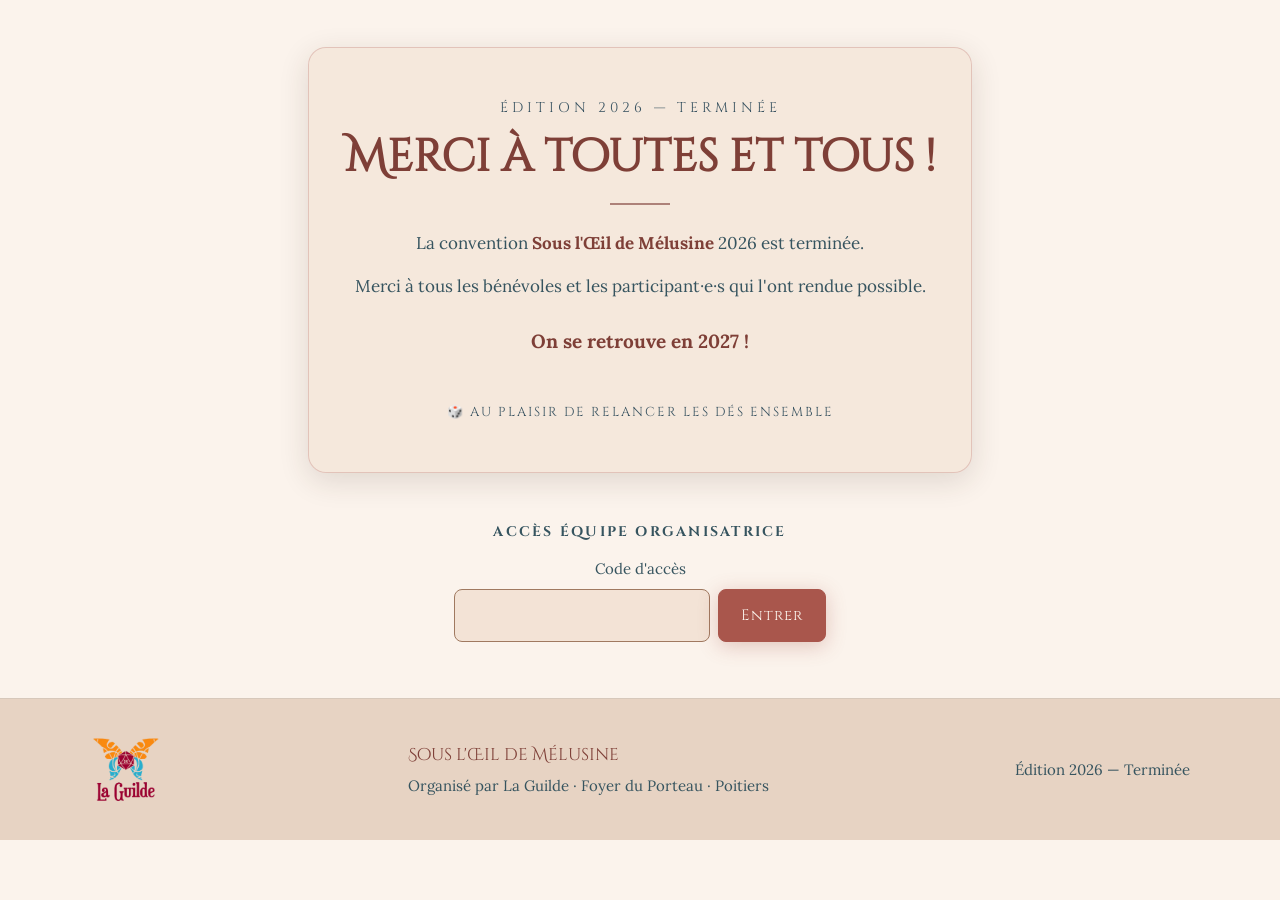
<file: mes-inscriptions.html>
<!DOCTYPE html>
<html lang="fr">
<head>
    <meta charset="UTF-8">
    <meta name="viewport" content="width=device-width, initial-scale=1.0">
    <script src="acces.js?v=1"></script><!-- rideau équipe : à retirer au lancement public (docs/ACCES_EQUIPE.md) -->
    <meta name="robots" content="noindex"><!-- idem -->
    <title>Mes inscriptions — Sous l'Œil de Mélusine</title>
    <meta name="description" content="Récapitulatif de vos inscriptions pour la convention Sous l'Œil de Mélusine.">
    <link rel="preload" href="fonts/lora-latin.woff2" as="font" type="font/woff2" crossorigin>
    <link rel="preload" href="fonts/cinzel-latin.woff2" as="font" type="font/woff2" crossorigin>
    <link rel="stylesheet" href="fonts.css?v=1">
    <link rel="icon" type="image/png" sizes="32x32" href="icons/favicon-32.png">
    <link rel="icon" type="image/png" sizes="64x64" href="icons/favicon-64.png">
    <link rel="apple-touch-icon" href="icons/apple-touch-icon.png">
    <script>document.addEventListener('DOMContentLoaded',function(){var u=localStorage.getItem('melusine_user');var il=document.getElementById('navInscriptionsLink');if(il)il.style.display=u&&u!=='null'?'':'none';});</script>
    <meta name="color-scheme" content="dark light">
    <link rel="stylesheet" href="theme.css?v=1">
    <link rel="stylesheet" href="styles.css?v=3">
</head>
<body>

<div class="toast-container" id="toasts"></div>

<!-- AUTH MODAL (identique sur toutes les pages) -->
<div class="modal-overlay" id="authModal">
    <div class="modal">
        <button class="modal-close" onclick="closeAuthModal()">&#10005;</button>
        <h3>Se connecter</h3>
        <p class="modal-game" id="modalGame"></p>
        <p id="modalSubtext">Connectez-vous pour voir vos inscriptions</p>
        <div id="authOptions" class="auth-options">
            <button class="auth-btn" onclick="loginGoogle()"><span class="auth-btn-icon">&#128273;</span><div><div class="auth-btn-text">Continuer avec Google</div><div class="auth-btn-sub">Connexion rapide</div></div></button>
            <button class="auth-btn" onclick="loginDiscord()"><span class="auth-btn-icon">&#127918;</span><div><div class="auth-btn-text">Continuer avec Discord</div><div class="auth-btn-sub">Compte Discord</div></div></button>
            <div class="auth-divider">ou</div>
            <button class="auth-btn" onclick="showEmailForm()"><span class="auth-btn-icon">&#9993;&#65039;</span><div><div class="auth-btn-text">Pseudo & email</div><div class="auth-btn-sub">Sans compte</div></div></button>
        </div>
        <div id="emailForm" class="auth-form">
            <label>Email</label>
            <input type="email" id="inputEmail" placeholder="votre@email.com">
            <label>Mot de passe</label>
            <input type="password" id="inputPassword" placeholder="Votre mot de passe" onkeydown="if(event.key==='Enter')loginEmail()">
            <button class="btn btn-primary" style="width:100%" onclick="loginEmail()">Se connecter</button>
            <p style="margin-top:10px;font-size:13px;color:var(--accent-text);cursor:pointer;text-align:center" onclick="showForgotForm()">Mot de passe oublié ?</p>
            <p style="margin-top:8px;font-size:14px;color:var(--text-muted);text-align:center">Pas encore de compte ? <span style="color:var(--accent-text);cursor:pointer" onclick="showRegisterForm()">Créer un compte</span></p>
            <p style="margin-top:8px;font-size:14px;color:var(--text-muted);cursor:pointer;text-align:center" onclick="showAuthOptions()">← Retour</p>
        </div>
        <div id="registerForm" class="auth-form">
            <label>Pseudo / Nom</label>
            <input type="text" id="inputRegNom" placeholder="Votre pseudo ou prénom">
            <label>Email</label>
            <input type="email" id="inputRegEmail" placeholder="votre@email.com">
            <label>Mot de passe (6 caractères min.)</label>
            <input type="password" id="inputRegPassword" placeholder="Choisissez un mot de passe">
            <label>Confirmer le mot de passe</label>
            <input type="password" id="inputRegConfirm" placeholder="Retapez le mot de passe" onkeydown="if(event.key==='Enter')registerEmail()">
            <button class="btn btn-primary" style="width:100%" onclick="registerEmail()">Créer mon compte</button>
            <p style="margin-top:8px;font-size:14px;color:var(--text-muted);text-align:center">Déjà un compte ? <span style="color:var(--accent-text);cursor:pointer" onclick="showEmailForm()">Se connecter</span></p>
            <p style="margin-top:8px;font-size:14px;color:var(--text-muted);cursor:pointer;text-align:center" onclick="showAuthOptions()">← Retour</p>
        </div>
        <div id="forgotForm" class="auth-form">
            <p style="font-size:15px;color:var(--text-light);text-align:center;margin-bottom:16px">Entrez votre email pour recevoir un lien de réinitialisation :</p>
            <label>Email</label>
            <input type="email" id="inputForgotEmail" placeholder="votre@email.com" onkeydown="if(event.key==='Enter')sendForgotPassword()">
            <button class="btn btn-primary" style="width:100%" onclick="sendForgotPassword()">Envoyer le lien</button>
            <p style="margin-top:12px;font-size:14px;color:var(--text-muted);cursor:pointer;text-align:center" onclick="showEmailForm()">← Retour à la connexion</p>
        </div>
        <div id="resetForm" class="auth-form">
            <p style="font-size:15px;color:var(--text-light);text-align:center;margin-bottom:16px">Choisissez votre nouveau mot de passe :</p>
            <label>Nouveau mot de passe (6 caractères min.)</label>
            <input type="password" id="inputResetPassword" placeholder="Nouveau mot de passe">
            <label>Confirmer</label>
            <input type="password" id="inputResetConfirm" placeholder="Retapez le mot de passe" onkeydown="if(event.key==='Enter')submitResetPassword()">
            <button class="btn btn-primary" style="width:100%" onclick="submitResetPassword()">Réinitialiser</button>
        </div>
        <div id="pseudoForm" class="auth-form">
            <p id="pseudoHint" style="font-size:15px;color:var(--text-light);text-align:center;margin-bottom:16px">Choisissez votre pseudo :</p>
            <label>Pseudo affich&eacute;</label>
            <input type="text" id="inputPseudo" placeholder="Votre pseudo" onkeydown="if(event.key==='Enter')confirmPseudo()">
            <button class="btn btn-primary" style="width:100%" onclick="confirmPseudo()">Confirmer</button>
        </div>
    </div>
</div>

<!-- NAV -->
<nav class="nav" id="nav">
    <div class="nav-inner">
        <a href="index.html" class="nav-brand"><img src="img/logo-guilde-192.webp" width="46" height="44" alt=""><span>M&eacute;lusine</span></a>
        <button class="nav-toggle" id="navToggle" aria-label="Menu"><span></span><span></span><span></span></button>
        <ul class="nav-links" id="navLinks">
            <li><a href="index.html">Accueil</a></li>
            <li><a href="programme.html">Programme</a></li>
            <li><a href="infos.html">Infos</a></li>
            <li><a href="benevoles.html">B&eacute;n&eacute;voles</a></li>
            <li id="navInscriptionsLink" style="display:none"><a href="mes-inscriptions.html" class="active">Mes inscriptions</a></li>
            <li id="navUserArea"><button class="nav-user-btn" onclick="openAuthModal()">Se connecter</button></li>
        </ul>
    </div>
</nav>

<!-- CONTENU PRINCIPAL -->
<div style="padding-top:90px">

    <!-- ============================================================= -->
    <!-- NON CONNECTE : invitation a se connecter                      -->
    <!-- ============================================================= -->
    <section class="section section-dark" id="inscriptionsLoginPrompt" style="display:none">
        <div class="section-inner" style="text-align:center">
            <div class="section-header">
                <p class="section-label">Mon espace</p>
                <h2 class="section-title">Mes inscriptions</h2>
                <div class="section-sep"></div>
            </div>
            <p class="mj-intro">Connectez-vous pour retrouver toutes vos inscriptions : tables de JDR, accompagnants, b&eacute;n&eacute;volat et propositions MJ.</p>
            <button class="btn btn-primary" onclick="openAuthModal()">Se connecter</button>
        </div>
    </section>

    <!-- Bouton récap email (visible si connecté) -->
    <div id="recapBtnSection" style="display:none;text-align:center;padding:24px 24px 0">
        <button class="btn btn-primary" onclick="envoyerRecap()" id="recapBtn">📧 Recevoir par email le détail de mes inscriptions</button>
        <p style="color:var(--text-muted);font-size:13px;margin-top:8px">Un récap complet avec liens agenda sera envoyé à votre adresse email.</p>
    </div>

    <!-- Encart conseil : visible si aucune inscription et pas MJ -->
    <div id="tipProposerTable" style="display:none;text-align:center;padding:20px 24px">
        <div style="background:rgb(var(--accent-rgb) / 0.08);border:1px solid rgb(var(--accent-rgb) / 0.2);border-radius:12px;padding:20px;max-width:600px;margin:0 auto">
            <p style="color:var(--gold);font-family:var(--font-heading);font-size:15px;margin:0 0 8px">Envie de proposer une partie ?</p>
            <a href="espace-mj.html" class="btn btn-small btn-gold">Proposer une table</a>
        </div>
    </div>

    <!-- ============================================================= -->
    <!-- SECTION PRÉSENCE : Ma présence à la convention (samedi/dim)   -->
    <!-- ============================================================= -->
    <!-- Permet à l'utilisateur de déclarer explicitement qu'il vient   -->
    <!-- à la convention, indépendamment des inscriptions tables. Une   -->
    <!-- inscription à une table/repas/bénévolat crée automatiquement   -->
    <!-- la présence pour le jour correspondant (trigger SQL).          -->
    <section class="section section-dark" id="sectionPresence" style="display:none">
        <div class="section-inner">
            <div class="section-header">
                <p class="section-label">Convention</p>
                <h2 class="section-title">Ma pr&eacute;sence</h2>
                <div class="section-sep"></div>
            </div>
            <p class="mj-intro">Indiquez quels jours vous comptez venir &agrave; la convention. Vos inscriptions &agrave; des tables, repas ou b&eacute;n&eacute;volat marquent automatiquement votre pr&eacute;sence ce jour-l&agrave;.</p>
            <div id="presenceGrid">
                <div class="loading-shimmer" style="height:80px"></div>
            </div>
        </div>
    </section>

    <!-- ============================================================= -->
    <!-- SECTION 1 : Mes inscriptions JDR (tables en tant que joueur)  -->
    <!-- ============================================================= -->
    <section class="section section-dark" id="sectionMesJdr" style="display:none">
        <div class="section-inner">
            <div class="section-header">
                <p class="section-label">Tables de JDR</p>
                <h2 class="section-title">Mes inscriptions</h2>
                <div class="section-sep"></div>
            </div>
            <div id="mesJdrGrid">
                <div class="loading-shimmer" style="height:80px"></div>
            </div>
        </div>
    </section>

    <!-- ============================================================= -->
    <!-- SECTION 2 : Mes accompagnants + leurs inscriptions            -->
    <!-- ============================================================= -->
    <section class="section section-dark" id="sectionAccompagnants" style="display:none">
        <div class="section-inner">
            <div class="section-header">
                <p class="section-label">Famille &amp; amis</p>
                <h2 class="section-title">Mes accompagnants</h2>
                <div class="section-sep"></div>
            </div>
            <p class="mj-intro">Ajoutez jusqu'&agrave; 3 accompagnants (enfants, conjoint&hellip;) pour les inscrire &agrave; des tables.</p>
            <div id="accompagnantsGrid"></div>
            <!-- Formulaire d'ajout d'accompagnant -->
            <div id="addAccompagnantForm" style="text-align:center;margin-top:20px">
                <div style="display:inline-flex;gap:12px;align-items:center;flex-wrap:wrap;justify-content:center">
                    <input type="text" id="inputNomAccompagnant" class="mj-input" placeholder="Pr&eacute;nom / pseudo de l'accompagnant" style="width:280px" onkeydown="if(event.key==='Enter')ajouterAccompagnant()">
                    <button class="btn btn-small btn-green" onclick="ajouterAccompagnant()">+ Ajouter</button>
                </div>
            </div>
        </div>
    </section>

    <!-- ============================================================= -->
    <!-- SECTION 3 : Mes creneaux benevole                             -->
    <!-- ============================================================= -->
    <section class="section section-dark" id="sectionBenevoles" style="display:none">
        <div class="section-inner">
            <div class="section-header">
                <p class="section-label">B&eacute;n&eacute;volat</p>
                <h2 class="section-title">Mes cr&eacute;neaux b&eacute;n&eacute;vole</h2>
                <div class="section-sep"></div>
            </div>
            <div id="mesBenevolesGrid">
                <div class="loading-shimmer" style="height:80px"></div>
            </div>
        </div>
    </section>

    <!-- ============================================================= -->
    <!-- SECTION 3b : Repas du soir                                    -->
    <!-- ============================================================= -->
    <section class="section section-dark" id="sectionRepas" style="display:none">
        <div class="section-inner">
            <div class="section-header">
                <p class="section-label">Restauration</p>
                <h2 class="section-title">Repas du samedi soir</h2>
                <div class="section-sep"></div>
            </div>
            <p data-edition-link="helloassoMeal" style="text-align:center;font-size:14px;color:var(--text-muted);margin-bottom:20px">Paiement en ligne : <a href="#" target="_blank" rel="noopener" style="color:var(--gold);text-decoration:underline">HelloAsso</a></p>
            <div id="mesRepasGrid"></div>
        </div>
    </section>

    <!-- ============================================================= -->
    <!-- SECTION 4 : Mes propositions MJ (mj/admin uniquement)         -->
    <!-- ============================================================= -->
    <section class="section section-dark" id="sectionPropositionsMj" style="display:none">
        <div class="section-inner">
            <div class="section-header">
                <p class="section-label">Espace MJ</p>
                <h2 class="section-title">Mes propositions de tables</h2>
                <div class="section-sep"></div>
            </div>
            <div id="mesPropositionsGrid">
                <div class="loading-shimmer" style="height:80px"></div>
            </div>
            <div style="text-align:center;margin-top:24px">
                <a href="espace-mj.html" class="btn btn-gold">Proposer une nouvelle table</a>
            </div>
        </div>
    </section>

</div>

<!-- FOOTER -->
<footer class="footer"><div class="footer-inner"><a class="footer-guilde" href="https://www.laguilde-poitiers.com/" target="_blank" rel="noopener"><img class="guilde-logo" src="img/logo-guilde-192.webp" width="72" height="68" alt="La Guilde — Poitiers" loading="lazy"></a><div><div class="footer-brand">Sous l'&#338;il de M&eacute;lusine</div><div class="footer-sub">Organis&eacute; par La Guilde &middot; <span data-edition="venueDot"></span></div></div><div class="footer-right" data-edition="range"></div></div></footer>
<button class="scroll-top" id="scrollTop" aria-label="Retour en haut">&uarr;</button>

<!-- Scripts : app.js (partage) puis code specifique a cette page -->
<script src="edition.js?v=1"></script>
<script src="app.supabase.js?v=5"></script>
<script>
// =============================================================================
// CODE SPECIFIQUE A LA PAGE "MES INSCRIPTIONS" (mes-inscriptions.html)
// =============================================================================
// Cette page affiche un recapitulatif complet de tout ce a quoi l'utilisateur
// connecte est inscrit : tables JDR, accompagnants, benevolat, propositions MJ.
// Le code partage (auth, nav, API, toasts) est dans app.supabase.js.
// =============================================================================
(function() {
'use strict';

// ── Flag anti double-clic pour toutes les actions de la page ─────────────────
var _isProcessing = false;

// ── Callbacks appeles par app.supabase.js apres login/logout ────────────────

/**
 * Appele automatiquement par app.js quand l'utilisateur se connecte.
 * Rafraichit l'affichage de toutes les sections.
 */
window.onUserLogin = function() {
    updateDashboardView();
};

/**
 * Appele automatiquement par app.js quand l'utilisateur se deconnecte.
 * Cache toutes les sections et affiche l'invitation a se connecter.
 */
window.onUserLogout = function() {
    updateDashboardView();
};

/**
 * Init de la page — appele par app.js au chargement (DOMContentLoaded).
 */
window.onPageInit = async function() {
    // Pré-charger les données depuis le cache groupé (allData contient tout)
    var allData = await fetchAllPublic();
    updateDashboardView(allData);
};

/**
 * Envoie un récap par email à l'utilisateur connecté.
 */
async function envoyerRecap() {
    var user = APP.currentUser;
    if (!user) { toast('Connectez-vous d\'abord', 'error'); return; }
    var btn = document.getElementById('recapBtn');
    btn.disabled = true;
    btn.textContent = 'Envoi en cours...';
    try {
        // Appel à la fonction SQL send_recap_email via l'API RPC de Supabase
        // On utilise la anon key car la fonction est SECURITY DEFINER
        var token = localStorage.getItem('melusine_session');
        var accessToken = APP.SUPABASE_KEY;
        try { accessToken = JSON.parse(token).access_token || APP.SUPABASE_KEY; } catch(e) {}
        var r = await fetch(APP.SUPABASE_URL + '/rest/v1/rpc/send_recap_email', {
            method: 'POST',
            headers: {
                'apikey': APP.SUPABASE_KEY,
                'Authorization': 'Bearer ' + accessToken,
                'Content-Type': 'application/json',
                'Prefer': 'return=representation'
            },
            body: JSON.stringify({ user_email: user.email })
        });
        var data = await r.json();
        var error = (!r.ok || (data && data.error)) ? (data || { message: 'Erreur serveur' }) : null;
        if (error) throw error;
        toast('Récap envoyé ! Vérifiez votre boîte mail (' + user.email + ')', 'success');
    } catch(e) {
        // La RPC renvoie ses erreurs métier dans « error » (ex. limite d'envoi
        // atteinte) ; une erreur réseau/serveur arrive dans « message ».
        toast(e.message || e.error || 'Erreur lors de l\'envoi', 'error');
    } finally {
        btn.disabled = false;
        btn.textContent = '📧 Recevoir par email le détail de mes inscriptions';
    }
}
window.envoyerRecap = envoyerRecap;

// ── Affichage conditionnel selon l'etat de connexion ────────────────────────

/**
 * Gere la visibilite des sections selon que l'utilisateur est connecte ou non.
 * Si connecte, lance le chargement de toutes les donnees.
 */
function updateDashboardView(allData) {
    var user = APP.currentUser;
    var role = APP.currentRole;

    // Lien "Mes inscriptions" dans la nav — visible si connecte
    var navInsLink = document.getElementById('navInscriptionsLink');
    if (navInsLink) navInsLink.style.display = user ? '' : 'none';

    // Section "non connecte"
    document.getElementById('inscriptionsLoginPrompt').style.display = !user ? 'block' : 'none';

    // Sections connectees
    document.getElementById('sectionPresence').style.display = user ? 'block' : 'none';
    document.getElementById('sectionMesJdr').style.display = user ? 'block' : 'none';
    document.getElementById('sectionAccompagnants').style.display = user ? 'block' : 'none';
    document.getElementById('sectionBenevoles').style.display = user ? 'block' : 'none';
    document.getElementById('sectionRepas').style.display = user ? 'block' : 'none';
    document.getElementById('recapBtnSection').style.display = user ? 'block' : 'none';

    // Section MJ — visible uniquement si role mj ou admin
    document.getElementById('sectionPropositionsMj').style.display =
        (user && (role === 'mj' || role === 'admin')) ? 'block' : 'none';

    // Encart "Proposer une table" — visible si connecté et pas MJ/admin
    document.getElementById('tipProposerTable').style.display =
        (user && role === 'joueur') ? 'block' : 'none';

    // Charger les donnees si connecte
    // Si allData est fourni (premier chargement), utiliser ses données (0 appel API).
    // Sinon (login/logout callback), faire les appels individuels.
    if (user) {
        loadMesPresences(allData);
        loadMesInscriptionsJdr(allData);
        loadAccompagnants(allData);
        loadMesBenevoles(allData);
        loadMesRepas(allData);
        if (role === 'mj' || role === 'admin') {
            loadMesPropositionsMj(allData);
        }
    }
}

// =========================================================================
// SECTION PRÉSENCE : Ma présence à la convention
// =========================================================================
// Affiche un encart par personne (utilisateur + accompagnants) avec deux
// cases à cocher (samedi / dimanche, dates dans edition.js). Cocher → setPresence,
// décocher → confirm + annulerPresence (qui annule en cascade les inscriptions
// tables/repas/bénévolat du jour).

/**
 * Construit l'encart "Ma présence" à partir des données chargées.
 * @param {Object} allData - Résultat de fetchAllPublic()
 *   Doit contenir mes_presences (array) et mes_accompagnants (array).
 */
async function loadMesPresences(allData) {
    var user = APP.currentUser;
    if (!user) return;

    // Récupérer les présences et accompagnants depuis allData
    // (fallback : tableaux vides si pas chargé — ne pas planter)
    var presences = (allData && allData.mes_presences) || [];
    var mesAcc = (allData && allData.mes_accompagnants) || APP.accompagnants || [];

    var grid = document.getElementById('presenceGrid');
    if (!grid) return;

    // Helper interne : pour une personne donnée (null = principal, sinon nom acc),
    // retourne l'état { samedi, dimanche } booléens.
    function getEtat(nomAcc) {
        return {
            samedi: presences.some(function(p) {
                return p.jour === 'samedi'
                    && (p.nom_accompagnant || null) === (nomAcc || null);
            }),
            dimanche: presences.some(function(p) {
                return p.jour === 'dimanche'
                    && (p.nom_accompagnant || null) === (nomAcc || null);
            })
        };
    }

    // Helper interne : génère le HTML d'un bloc personne
    function blocPersonne(nomAffiche, nomAcc, badge) {
        var etat = getEtat(nomAcc);
        // Pour passer le nom de l'accompagnant en argument JS d'onclick,
        // on utilise esc() qui échappe les apostrophes.
        var accArg = nomAcc ? "'" + esc(nomAcc) + "'" : 'null';
        var html = '<div class="presence-bloc">';
        html += '<div class="presence-personne">' + escHtml(nomAffiche);
        if (badge) html += ' <span class="presence-badge">' + escHtml(badge) + '</span>';
        html += '</div>';
        html += '<div class="presence-toggles">';
        html += '<label class="presence-toggle">';
        html += '<input type="checkbox" ' + (etat.samedi ? 'checked' : '')
             + ' onchange="onPresenceToggle(\'samedi\',' + accArg + ',this)">';
        html += '<span>' + EDITION.dayLabel('samedi', true) + '</span></label>';
        html += '<label class="presence-toggle">';
        html += '<input type="checkbox" ' + (etat.dimanche ? 'checked' : '')
             + ' onchange="onPresenceToggle(\'dimanche\',' + accArg + ',this)">';
        html += '<span>' + EDITION.dayLabel('dimanche', true) + '</span></label>';
        html += '</div>';
        html += '</div>';
        return html;
    }

    // Construire le HTML : utilisateur principal + un sous-bloc par accompagnant
    // Note : la table accompagnants utilise le champ `nom_accompagnant` (pas `nom`)
    var html = blocPersonne(user.nom || user.email, null, null);
    mesAcc.forEach(function(acc) {
        var nomAcc = acc.nom_accompagnant;
        if (!nomAcc) return; // Skip si nom manquant (sécurité)
        html += blocPersonne(nomAcc, nomAcc, 'accompagnant·e');
    });

    grid.innerHTML = html;
}

/**
 * Handler appelé quand l'utilisateur coche/décoche une case de présence.
 * - Cocher → setPresence (additif, sans confirmation)
 * - Décocher → confirm + annulerPresence (destructif : annule les inscriptions/repas/bénévolat du jour)
 *
 * @param {string} jour - 'samedi' ou 'dimanche'
 * @param {string|null} nomAcc - Nom de l'accompagnant, ou null pour le principal
 * @param {HTMLInputElement} checkbox - L'élément checkbox modifié (pour rollback UI si erreur)
 */
window.onPresenceToggle = async function(jour, nomAcc, checkbox) {
    // Anti double-clic
    if (_isProcessing) {
        checkbox.checked = !checkbox.checked;
        return;
    }
    _isProcessing = true;

    var checked = checkbox.checked;
    var jourLib = EDITION.dayLabel(jour);

    try {
        if (checked) {
            // ── Activation : créer la présence ──
            var res = await APP.setPresence(jour, { nom_accompagnant: nomAcc || undefined });
            if (!res.ok) {
                checkbox.checked = false; // rollback UI
                toast(res.error || 'Erreur lors de l\'enregistrement', 'error');
                return;
            }
            toast('Présence enregistrée pour ' + jourLib, 'success');
        } else {
            // ── Désactivation : confirm + annuler en cascade ──
            var qui = nomAcc ? nomAcc : 'votre';
            var quiInscrit = nomAcc ? nomAcc + ' est inscrit·e' : 'vous êtes inscrit·e';
            var msg = 'Annuler la présence de ' + qui + ' pour ' + jourLib + ' ?\n\n'
                    + 'Si ' + quiInscrit + ' à des tables, repas ou bénévolat ce jour-là, ces inscriptions seront aussi annulées.';
            if (!confirm(msg)) {
                checkbox.checked = true; // rollback UI
                return;
            }
            var res2 = await APP.annulerPresence(jour, { nom_accompagnant: nomAcc || undefined });
            if (!res2.ok) {
                checkbox.checked = true; // rollback UI
                toast(res2.error || 'Erreur lors de l\'annulation', 'error');
                return;
            }
            // Construire un message détaillé avec les stats de cascade
            var s = res2.stats || {};
            var totalAnnul = (s.nb_inscriptions || 0) + (s.nb_benevoles || 0) + (s.nb_repas || 0);
            var detail = '';
            if (totalAnnul > 0) {
                var parts = [];
                if (s.nb_inscriptions) parts.push(s.nb_inscriptions + ' table' + (s.nb_inscriptions > 1 ? 's' : ''));
                if (s.nb_benevoles)    parts.push(s.nb_benevoles + ' bénévolat' + (s.nb_benevoles > 1 ? 's' : ''));
                if (s.nb_repas)        parts.push(s.nb_repas + ' repas');
                detail = ' (' + parts.join(', ') + ' annul' + (totalAnnul > 1 ? 'és' : 'é') + ')';
            }
            toast('Présence annulée' + detail, 'success');
        }

        // Recharger toutes les sections de la page pour refléter les changements
        // (notamment les inscriptions tables/repas/bénévolat qui ont pu être annulées)
        var allData = await fetchAllPublic();
        updateDashboardView(allData);
    } finally {
        _isProcessing = false;
    }
};

// =========================================================================
// SECTION 1 : Mes inscriptions JDR
// =========================================================================

/**
 * Charge les inscriptions JDR de l'utilisateur (personnelles + accompagnants)
 * et les affiche dans la grille #mesJdrGrid.
 * Separe les inscriptions personnelles de celles des accompagnants.
 */
async function loadMesInscriptionsJdr(allData) {
    var user = APP.currentUser;
    if (!user) return;
    try {
        // Utiliser allData si disponible (0 appel API), sinon fallback
        var inscriptions;
        if (allData && allData.mes_inscriptions) {
            inscriptions = allData.mes_inscriptions;
        } else {
            // Fallback : charger directement depuis Supabase (uniquement les actives)
            var { data } = await APP.supabase.from('inscriptions').select('*')
                .eq('email', user.email)
                .in('statut', ['inscrit', 'attente']);
            inscriptions = data || [];
        }
        var grid = document.getElementById('mesJdrGrid');

        if (!inscriptions || inscriptions.length === 0) {
            // Wording adapté au rôle : un MJ qui voit "aucune table" peut être troublé
            // car il a peut-être des tables MJ visibles plus bas dans la page.
            var role = APP.currentRole;
            var msg;
            if (role === 'mj' || role === 'admin') {
                msg = 'Vous n\'&ecirc;tes inscrit&middot;e &agrave; aucune table en tant que joueur&middot;euse. <a href="programme.html" style="color:var(--gold)">Voir le programme</a><br><span style="font-size:14px;color:var(--text-muted)">Vos tables en tant que MJ sont affich&eacute;es plus bas.</span>';
            } else {
                msg = 'Vous n\'&ecirc;tes inscrit&middot;e &agrave; aucune table pour le moment. <a href="programme.html" style="color:var(--gold)">Voir le programme</a>';
            }
            grid.innerHTML = '<p style="text-align:center;color:var(--text-muted);font-size:16px;padding:20px 0">' + msg + '</p>';
            return;
        }

        // Separer les inscriptions personnelles des accompagnants
        var perso = inscriptions.filter(function(i) {
            return !i.nom_accompagnant || i.type_inscrit !== 'accompagnant';
        });
        var accs = inscriptions.filter(function(i) {
            return i.nom_accompagnant && i.type_inscrit === 'accompagnant';
        });

        var html = '';

        // --- Inscriptions personnelles ---
        if (perso.length > 0) {
            html += perso.map(function(i) {
                var badgeCls = i.statut === 'inscrit' ? 'inscrit' : 'attente';
                var badgeTxt = i.statut === 'inscrit' ? 'Inscrit&middot;e' : 'En attente';
                return '<div class="mes-inscriptions">'
                    + '<div class="mi-info">'
                    + '<h4>' + escHtml(i.jeu) + '</h4>'
                    + '<p>' + escHtml(i.creneau) + ' &middot; <span class="badge badge-' + badgeCls + '">' + badgeTxt + '</span></p>'
                    + '</div>'
                    + '<button class="btn btn-small btn-red" onclick="annulerJdr(\'' + esc(i.creneau) + '\',\'' + esc(i.jeu) + '\')">Annuler</button>'
                    + '</div>';
            }).join('');
        } else {
            html += '<p style="color:var(--text-muted);font-size:15px;margin-bottom:12px">Aucune inscription personnelle.</p>';
        }

        // --- Inscriptions des accompagnants (groupees par nom) ---
        if (accs.length > 0) {
            var parAcc = {};
            accs.forEach(function(i) {
                if (!parAcc[i.nom_accompagnant]) parAcc[i.nom_accompagnant] = [];
                parAcc[i.nom_accompagnant].push(i);
            });
            Object.keys(parAcc).forEach(function(nomAcc) {
                html += '<div class="accompagnant-group">';
                html += '<p class="accompagnant-group-title">' + escHtml(nomAcc) + ' (accompagnant)</p>';
                html += parAcc[nomAcc].map(function(i) {
                    var badgeCls = i.statut === 'inscrit' ? 'inscrit' : 'attente';
                    var badgeTxt = i.statut === 'inscrit' ? 'Inscrit&middot;e' : 'En attente';
                    return '<div class="mes-inscriptions accompagnant-card">'
                        + '<div class="mi-info">'
                        + '<h4>' + escHtml(i.jeu) + '</h4>'
                        + '<p>' + escHtml(i.creneau) + ' &middot; <span class="badge badge-' + badgeCls + '">' + badgeTxt + '</span></p>'
                        + '</div>'
                        + '<button class="btn btn-small btn-red" onclick="annulerJdr(\'' + esc(i.creneau) + '\',\'' + esc(i.jeu) + '\',\'' + esc(i.nom_accompagnant) + '\')">Annuler</button>'
                        + '</div>';
                }).join('');
                html += '</div>';
            });
        }

        grid.innerHTML = html;
    } catch(e) {
        console.warn('Erreur chargement inscriptions JDR:', e);
        document.getElementById('mesJdrGrid').innerHTML = '<p style="text-align:center;color:var(--text-muted)">Erreur lors du chargement.</p>';
    }
}

/**
 * Annule une inscription JDR (personnelle ou accompagnant).
 * @param {string} creneau - Le creneau concerne
 * @param {string} jeu - Le nom du jeu
 * @param {string} [nomAccompagnant] - Nom de l'accompagnant (optionnel, si c'est son inscription)
 */
async function annulerJdr(creneau, jeu, nomAccompagnant) {
    var user = APP.currentUser;
    if (!user) return;
    var msg = nomAccompagnant
        ? 'Annuler l\'inscription de ' + nomAccompagnant + ' \u00e0 ' + jeu + ' ?'
        : 'Annuler votre inscription \u00e0 ' + jeu + ' ?';
    if (!confirm(msg)) return;
    if (_isProcessing) return;
    _isProcessing = true;
    try {
        // Annuler l'inscription via Supabase
        var query = APP.supabase.from('inscriptions')
            .update({ statut: 'annulé' })
            .eq('email', user.email)
            .eq('creneau', creneau)
            .eq('jeu', jeu)
            .in('statut', ['inscrit', 'attente']);
        if (nomAccompagnant) {
            query = query.eq('nom_accompagnant', nomAccompagnant);
        } else {
            query = query.eq('type_inscrit', 'principal');
        }
        var { error } = await query;
        if (error) throw error;
        if (window.invalidateCache) invalidateCache();
        toast('Inscription annulée', 'success');
        loadMesInscriptionsJdr();
        loadAccompagnants(); // Rafra&icirc;chir aussi la section accompagnants
    } catch(e) { toast(e.message, 'error'); } finally { _isProcessing = false; }
}

// =========================================================================
// SECTION 2 : Mes accompagnants
// =========================================================================

/**
 * Charge la liste des accompagnants depuis le backend et les affiche.
 * Montre/cache le formulaire d'ajout selon le nombre (max 3).
 */
async function loadAccompagnants(allData) {
    var user = APP.currentUser;
    if (!user) return;
    try {
        var accompagnantsList;
        if (allData && allData.mes_accompagnants) {
            accompagnantsList = allData.mes_accompagnants;
        } else {
            // Fallback : charger directement depuis Supabase
            var { data } = await APP.supabase.from('accompagnants').select('*')
                .eq('email_parent', user.email);
            accompagnantsList = data || [];
        }
        // Mettre a jour l'etat global
        APP.accompagnants = accompagnantsList;
        localStorage.setItem('melusine_accompagnants', JSON.stringify(accompagnantsList));

        var grid = document.getElementById('accompagnantsGrid');
        var addForm = document.getElementById('addAccompagnantForm');

        if (accompagnantsList.length === 0) {
            grid.innerHTML = '<p style="text-align:center;color:var(--text-muted);font-size:16px">Aucun accompagnant pour le moment.</p>';
        } else {
            // Utiliser allData si disponible, sinon fallback API
            var insJdr = [];
            var insBen = [];
            if (allData && allData.mes_inscriptions) {
                insJdr = allData.mes_inscriptions.filter(function(i) {
                    return i.type_inscrit === 'accompagnant' && (i.statut === 'inscrit' || i.statut === 'attente');
                });
            } else {
                try {
                    var { data: rJdr } = await APP.supabase.from('inscriptions').select('*')
                        .eq('email', user.email)
                        .in('statut', ['inscrit', 'attente']);
                    insJdr = (rJdr || []).filter(function(i) {
                        return i.type_inscrit === 'accompagnant';
                    });
                } catch(e) {}
            }
            if (allData && allData.mes_benevoles) {
                insBen = allData.mes_benevoles.filter(function(b) {
                    return b.nom_accompagnant && b.nom_accompagnant.trim() !== '';
                });
            } else {
                try {
                    var { data: rBen } = await APP.supabase.from('benevoles').select('*')
                        .eq('email', user.email)
                        .in('statut', ['inscrit']);
                    insBen = (rBen || []).filter(function(b) {
                        return b.nom_accompagnant && b.nom_accompagnant.trim() !== '';
                    });
                } catch(e) {}
            }

            grid.innerHTML = accompagnantsList.map(function(a) {
                var nom = a.nom_accompagnant;
                // Trouver les inscriptions JDR de cet accompagnant
                var jdrAcc = insJdr.filter(function(i) {
                    return (i.nom_accompagnant || '').toLowerCase() === nom.toLowerCase();
                });
                // Trouver les inscriptions b&eacute;n&eacute;voles de cet accompagnant
                var benAcc = insBen.filter(function(b) {
                    return (b.nom_accompagnant || '').toLowerCase() === nom.toLowerCase();
                });

                var detailsHtml = '';
                if (jdrAcc.length > 0 || benAcc.length > 0) {
                    detailsHtml = '<div style="margin-top:8px;font-size:13px;color:var(--text-muted);line-height:2.2">';
                    jdrAcc.forEach(function(i) {
                        var badge = i.statut === 'inscrit' ? '<span class="badge badge-inscrit" style="font-size:11px">Inscrit</span>' : '<span class="badge badge-attente" style="font-size:11px">Attente</span>';
                        detailsHtml += '<div style="display:flex;align-items:center;justify-content:space-between;gap:8px">'
                            + '<span>&#127922; ' + escHtml(i.jeu) + ' &mdash; ' + escHtml(i.creneau) + ' ' + badge + '</span>'
                            + '<button class="btn btn-small btn-red" style="font-size:11px;padding:4px 10px" onclick="annulerJdr(\'' + esc(i.creneau) + '\',\'' + esc(i.jeu) + '\',\'' + esc(nom) + '\')">Annuler</button>'
                            + '</div>';
                    });
                    benAcc.forEach(function(b) {
                        detailsHtml += '<div style="display:flex;align-items:center;justify-content:space-between;gap:8px">'
                            + '<span>&#129309; B&eacute;n&eacute;vole &mdash; ' + escHtml(b.creneau) + '</span>'
                            + '<button class="btn btn-small btn-red" style="font-size:11px;padding:4px 10px" onclick="annulerBenevole(\'' + esc(b.creneau) + '\',\'' + esc(nom) + '\')">Annuler</button>'
                            + '</div>';
                    });
                    detailsHtml += '</div>';
                } else {
                    detailsHtml = '<p class="mi-sub" style="color:var(--text-muted);font-size:13px">Aucune inscription</p>';
                }

                return '<div class="mes-inscriptions accompagnant-card" style="flex-direction:column;align-items:stretch">'
                    + '<div style="display:flex;justify-content:space-between;align-items:center">'
                    + '<h4 class="accompagnant-name">' + escHtml(nom) + '</h4>'
                    + '<button class="btn btn-small btn-red" onclick="supprimerAccompagnant(\'' + esc(nom) + '\')">Supprimer</button>'
                    + '</div>'
                    + detailsHtml
                    + '</div>';
            }).join('');
        }

        // Cacher le formulaire d'ajout si on a atteint le maximum de 3
        addForm.style.display = accompagnantsList.length >= 3 ? 'none' : 'block';

    } catch(e) {
        console.warn('Erreur chargement accompagnants:', e);
    }
}

/**
 * Ajoute un nouvel accompagnant via le backend.
 * Verifie que le champ n'est pas vide et que l'utilisateur est connecte.
 */
async function ajouterAccompagnant() {
    var input = document.getElementById('inputNomAccompagnant');
    var nom = input.value.trim();
    if (!nom) { toast('Entrez le nom de l\'accompagnant', 'error'); return; }
    if (!APP.currentUser) { toast('Connectez-vous d\'abord', 'error'); return; }
    if (_isProcessing) return;
    _isProcessing = true;
    try {
        var { error } = await APP.supabase.from('accompagnants').insert({
            email_parent: APP.currentUser.email,
            nom_accompagnant: nom
        });
        if (error) throw error;
        if (window.invalidateCache) invalidateCache();
        toast('Accompagnant ajouté !', 'success');
        input.value = '';
        // Recharger la liste des accompagnants et les inscriptions JDR
        loadAccompagnants();
    } catch(e) { toast(e.message, 'error'); } finally { _isProcessing = false; }
}

/**
 * Supprime un accompagnant apres confirmation.
 * Attention : toutes les inscriptions de cet accompagnant seront annulees.
 * @param {string} nomAccompagnant - Le nom de l'accompagnant a supprimer
 */
async function supprimerAccompagnant(nomAccompagnant) {
    if (!confirm('Supprimer ' + nomAccompagnant + ' ? Toutes ses inscriptions seront annul\u00e9es.')) return;
    if (_isProcessing) return;
    _isProcessing = true;
    try {
        // Annuler toutes les inscriptions JDR de cet accompagnant
        await APP.supabase.from('inscriptions')
            .update({ statut: 'annulé' })
            .eq('email', APP.currentUser.email)
            .eq('nom_accompagnant', nomAccompagnant)
            .in('statut', ['inscrit', 'attente']);
        // Annuler toutes les inscriptions bénévoles de cet accompagnant
        await APP.supabase.from('benevoles')
            .update({ statut: 'annulé' })
            .eq('email', APP.currentUser.email)
            .eq('nom_accompagnant', nomAccompagnant)
            .eq('statut', 'inscrit');
        // Supprimer l'accompagnant
        var { error } = await APP.supabase.from('accompagnants')
            .delete()
            .eq('email_parent', APP.currentUser.email)
            .eq('nom_accompagnant', nomAccompagnant);
        if (error) throw error;
        if (window.invalidateCache) invalidateCache();
        toast('Accompagnant supprimé', 'success');
        // Recharger accompagnants et inscriptions JDR
        loadAccompagnants();
        loadMesInscriptionsJdr();
    } catch(e) { toast(e.message, 'error'); } finally { _isProcessing = false; }
}

// =========================================================================
// SECTION 3 : Mes creneaux benevole
// =========================================================================

/**
 * Charge les inscriptions benevole de l'utilisateur et les affiche.
 */
async function loadMesBenevoles(allData) {
    var user = APP.currentUser;
    if (!user) return;
    try {
        var benevoles;
        if (allData && allData.mes_benevoles) {
            benevoles = allData.mes_benevoles;
        } else {
            // Fallback : charger directement depuis Supabase
            var { data } = await APP.supabase.from('benevoles').select('*')
                .eq('email', user.email)
                .in('statut', ['inscrit']);
            benevoles = data || [];
        }
        var grid = document.getElementById('mesBenevolesGrid');

        if (!benevoles || benevoles.length === 0) {
            grid.innerHTML = '<p style="text-align:center;color:var(--text-muted);font-size:16px;padding:20px 0">Vous n\'&ecirc;tes inscrit&middot;e &agrave; aucun cr&eacute;neau b&eacute;n&eacute;vole. <a href="benevoles.html" style="color:var(--gold)">S\'inscrire</a></p>';
            return;
        }

        grid.innerHTML = benevoles.map(function(b) {
            var label = b.nom_accompagnant
                ? 'B&eacute;n&eacute;vole &mdash; ' + escHtml(b.creneau) + ' <span style="color:var(--text-muted);font-size:13px">(' + escHtml(b.nom_accompagnant) + ')</span>'
                : 'B&eacute;n&eacute;vole &mdash; ' + escHtml(b.creneau);
            var annulerArgs = b.nom_accompagnant
                ? '\'' + esc(b.creneau) + '\',\'' + esc(b.nom_accompagnant) + '\''
                : '\'' + esc(b.creneau) + '\'';
            return '<div class="mes-inscriptions">'
                + '<div class="mi-info"><h4>' + label + '</h4></div>'
                + '<button class="btn btn-small btn-red" onclick="annulerBenevole(' + annulerArgs + ')">Annuler</button>'
                + '</div>';
        }).join('');
    } catch(e) {
        console.warn('Erreur chargement b\u00e9n\u00e9voles:', e);
        document.getElementById('mesBenevolesGrid').innerHTML = '<p style="text-align:center;color:var(--text-muted)">Erreur lors du chargement.</p>';
    }
}

/**
 * Annule une inscription benevole (principal ou accompagnant).
 * @param {string} creneau - Le creneau benevole a annuler
 * @param {string} nomAccompagnant - Nom de l'accompagnant (optionnel)
 */
async function annulerBenevole(creneau, nomAccompagnant) {
    var user = APP.currentUser;
    if (!user) return;
    var msg = nomAccompagnant
        ? 'Annuler le b\u00e9n\u00e9volat de ' + nomAccompagnant + ' sur ' + creneau + ' ?'
        : 'Annuler votre b\u00e9n\u00e9volat sur ' + creneau + ' ?';
    if (!confirm(msg)) return;
    if (_isProcessing) return;
    _isProcessing = true;
    try {
        // Annuler via Supabase
        var query = APP.supabase.from('benevoles')
            .update({ statut: 'annulé' })
            .eq('email', user.email)
            .eq('creneau', creneau)
            .eq('statut', 'inscrit');
        if (nomAccompagnant) {
            query = query.eq('nom_accompagnant', nomAccompagnant);
        } else {
            query = query.eq('type_inscrit', 'principal');
        }
        var { error } = await query;
        if (error) throw error;
        if (window.invalidateCache) invalidateCache();
        toast('Inscription bénévole annulée', 'success');
        loadMesBenevoles();
        loadAccompagnants(); // Rafra&icirc;chir aussi la section accompagnants
    } catch(e) { toast(e.message, 'error'); } finally { _isProcessing = false; }
}

// =========================================================================
// SECTION 4 : Mes propositions MJ (visible uniquement si role mj ou admin)
// =========================================================================

/**
 * Charge les propositions de tables du MJ connecte et les affiche avec
 * des badges de statut (en attente / validee / refusee).
 */
async function loadMesPropositionsMj(allData) {
    var user = APP.currentUser;
    if (!user) return;
    try {
        var propositions;
        if (allData && allData.mes_propositions) {
            propositions = allData.mes_propositions;
        } else {
            // Fallback : charger directement depuis Supabase
            var { data } = await APP.supabase.from('programme').select('*')
                .eq('email_mj', user.email);
            propositions = data || [];
        }
        var grid = document.getElementById('mesPropositionsGrid');

        var section = document.getElementById('sectionPropositionsMj');
        if (!propositions || propositions.length === 0) {
            // Pas de propositions → masquer la section complètement
            if (section) section.style.display = 'none';
            return;
        }
        // Afficher la section si le MJ a des propositions
        if (section) section.style.display = 'block';

        // Correspondance statut -> badge CSS et libelle affiche
        var statusLabels = {
            'en_attente': 'En attente',
            'valid\u00e9': 'Valid\u00e9e',
            'refus\u00e9': 'Refus\u00e9e'
        };
        var statusBadge = {
            'en_attente': 'attente',
            'valid\u00e9': 'inscrit',
            'refus\u00e9': 'complet'
        };

        grid.innerHTML = propositions.map(function(p) {
            var statut = p.statut_table || 'en_attente';
            var badgeCls = statusBadge[statut] || 'attente';
            var badgeTxt = statusLabels[statut] || statut;
            return '<div class="mes-inscriptions">'
                + '<div class="mi-info">'
                + '<h4>' + escHtml(p.jeu) + '</h4>'
                + '<p>' + escHtml(p.creneau) + ' &middot; ' + escHtml(p.places) + ' places'
                + (p.systeme ? ' &middot; ' + escHtml(p.systeme) : '')
                + '</p>'
                + '</div>'
                + '<span class="badge badge-' + badgeCls + '">' + escHtml(badgeTxt) + '</span>'
                + '</div>';
        }).join('');
    } catch(e) {
        console.warn('Erreur chargement propositions MJ:', e);
        document.getElementById('mesPropositionsGrid').innerHTML = '<p style="text-align:center;color:var(--text-muted)">Erreur lors du chargement.</p>';
    }
}

// ── Exports window ──────────────────────────────────────────────────────────
// Necessaires pour les handlers onclick dans le HTML
// =========================================================================
// SECTION 3b : Repas du soir
// =========================================================================

async function loadMesRepas(allData) {
    var user = APP.currentUser;
    if (!user) return;
    try {
        var repas;
        if (allData && allData.mes_repas) {
            repas = allData.mes_repas;
        } else {
            // Pas d'endpoint individuel — refetch allData
            var fresh = await fetchAllPublic();
            repas = fresh ? (fresh.mes_repas || []) : [];
        }
        var grid = document.getElementById('mesRepasGrid');

        if (!repas || repas.length === 0) {
            grid.innerHTML = '<p style="text-align:center;color:var(--text-muted);font-size:16px;padding:20px 0">Pas d\'inscription au repas. <a href="infos.html#restauration" style="color:var(--gold)">S\'inscrire</a></p>';
            return;
        }

        grid.innerHTML = repas.map(function(r) {
            var label = r.nom_accompagnant
                ? 'Repas &mdash; ' + escHtml(r.nom_accompagnant)
                : 'Repas du samedi soir';
            var annulerArgs = r.nom_accompagnant
                ? '\'' + esc(r.nom_accompagnant) + '\''
                : '';
            return '<div class="mes-inscriptions">'
                + '<div class="mi-info"><h4>' + label + '</h4></div>'
                + '<button class="btn btn-small btn-red" onclick="annulerRepas(' + annulerArgs + ')">Annuler</button>'
                + '</div>';
        }).join('');
    } catch(e) {
        document.getElementById('mesRepasGrid').innerHTML = '<p style="text-align:center;color:var(--text-muted)">Erreur lors du chargement.</p>';
    }
}

async function annulerRepas(nomAccompagnant) {
    var user = APP.currentUser;
    if (!user) return;
    var qui = nomAccompagnant || 'votre';
    if (!confirm('Annuler l\'inscription repas de ' + qui + ' ?')) return;
    if (_isProcessing) return;
    _isProcessing = true;
    try {
        var query = APP.supabase.from('repas').delete()
            .eq('email', user.email);
        if (nomAccompagnant) {
            query = query.eq('nom_accompagnant', nomAccompagnant);
        } else {
            query = query.eq('type_inscrit', 'principal');
        }
        var { error } = await query;
        if (error) throw error;
        if (window.invalidateCache) invalidateCache();
        toast('Inscription repas annulée', 'success');
        loadMesRepas();
    } catch(e) { toast(e.message, 'error'); } finally { _isProcessing = false; }
}

window.annulerJdr = annulerJdr;
window.ajouterAccompagnant = ajouterAccompagnant;
window.supprimerAccompagnant = supprimerAccompagnant;
window.annulerBenevole = annulerBenevole;
window.annulerRepas = annulerRepas;

})();
</script>
</body>
</html>
</file>
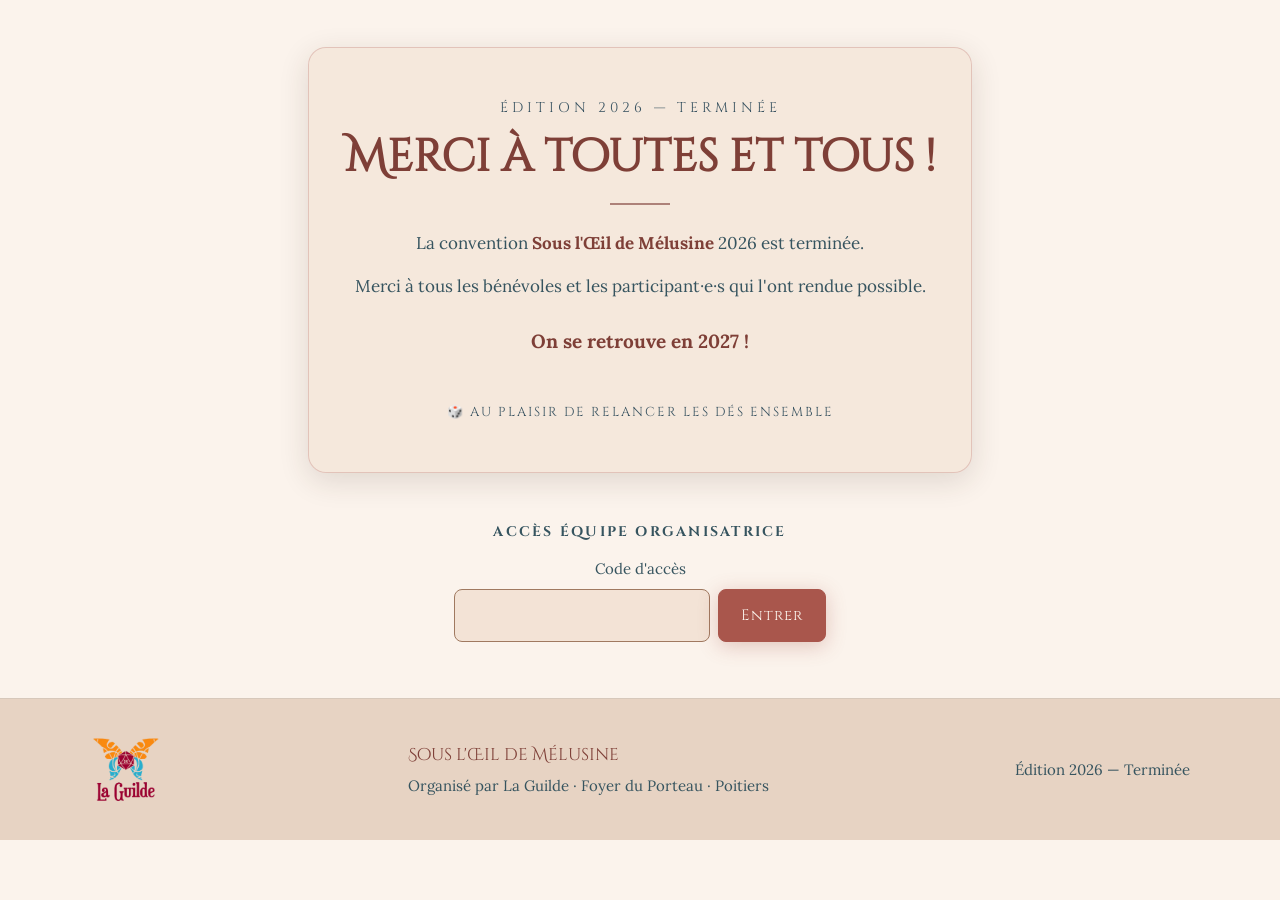
<file: programme.html>
<!DOCTYPE html>
<html lang="fr">
<head>
    <meta charset="UTF-8">
    <meta name="viewport" content="width=device-width, initial-scale=1.0">
    <script src="acces.js?v=1"></script><!-- rideau équipe : à retirer au lancement public (docs/ACCES_EQUIPE.md) -->
    <meta name="robots" content="noindex"><!-- idem -->
    <title>Programme — Sous l'Œil de Mélusine</title>
    <meta name="description" content="Programme des tables de jeu de rôle — Convention Sous l'Œil de Mélusine, Poitiers.">
    <link rel="preload" href="fonts/lora-latin.woff2" as="font" type="font/woff2" crossorigin>
    <link rel="preload" href="fonts/cinzel-latin.woff2" as="font" type="font/woff2" crossorigin>
    <link rel="stylesheet" href="fonts.css?v=1">
    <link rel="icon" type="image/png" sizes="32x32" href="icons/favicon-32.png">
    <link rel="icon" type="image/png" sizes="64x64" href="icons/favicon-64.png">
    <link rel="apple-touch-icon" href="icons/apple-touch-icon.png">
    <script>document.addEventListener('DOMContentLoaded',function(){var u=localStorage.getItem('melusine_user');var il=document.getElementById('navInscriptionsLink');if(il)il.style.display=u&&u!=='null'?'':'none';});</script>
    <meta name="color-scheme" content="dark light">
    <link rel="stylesheet" href="theme.css?v=1">
    <link rel="stylesheet" href="styles.css?v=3">
    <link rel="stylesheet" href="v2.css?v=1">
</head>
<body>

<div class="toast-container" id="toasts"></div>

<!-- AUTH MODAL -->
<div class="modal-overlay" id="authModal">
    <div class="modal">
        <button class="modal-close" onclick="closeAuthModal()">✕</button>
        <h3>S'inscrire</h3>
        <p class="modal-game" id="modalGame"></p>
        <p id="modalSubtext">Connectez-vous pour vous inscrire à une table</p>
        <div id="authOptions" class="auth-options">
            <button class="auth-btn" onclick="loginGoogle()"><span class="auth-btn-icon">🔑</span><div><div class="auth-btn-text">Continuer avec Google</div><div class="auth-btn-sub">Connexion rapide</div></div></button>
            <button class="auth-btn" onclick="loginDiscord()"><span class="auth-btn-icon">🎮</span><div><div class="auth-btn-text">Continuer avec Discord</div><div class="auth-btn-sub">Compte Discord</div></div></button>
            <div class="auth-divider">ou</div>
            <button class="auth-btn" onclick="showEmailForm()"><span class="auth-btn-icon">✉️</span><div><div class="auth-btn-text">Pseudo & email</div><div class="auth-btn-sub">Sans compte</div></div></button>
        </div>
        <div id="emailForm" class="auth-form">
            <label>Email</label>
            <input type="email" id="inputEmail" placeholder="votre@email.com">
            <label>Mot de passe</label>
            <input type="password" id="inputPassword" placeholder="Votre mot de passe" onkeydown="if(event.key==='Enter')loginEmail()">
            <button class="btn btn-primary" style="width:100%" onclick="loginEmail()">Se connecter</button>
            <p style="margin-top:10px;font-size:13px;color:var(--accent-text);cursor:pointer;text-align:center" onclick="showForgotForm()">Mot de passe oublié ?</p>
            <p style="margin-top:8px;font-size:14px;color:var(--text-muted);text-align:center">Pas encore de compte ? <span style="color:var(--accent-text);cursor:pointer" onclick="showRegisterForm()">Créer un compte</span></p>
            <p style="margin-top:8px;font-size:14px;color:var(--text-muted);cursor:pointer;text-align:center" onclick="showAuthOptions()">← Retour</p>
        </div>
        <div id="registerForm" class="auth-form">
            <label>Pseudo / Nom</label>
            <input type="text" id="inputRegNom" placeholder="Votre pseudo ou prénom">
            <label>Email</label>
            <input type="email" id="inputRegEmail" placeholder="votre@email.com">
            <label>Mot de passe (6 caractères min.)</label>
            <input type="password" id="inputRegPassword" placeholder="Choisissez un mot de passe">
            <label>Confirmer le mot de passe</label>
            <input type="password" id="inputRegConfirm" placeholder="Retapez le mot de passe" onkeydown="if(event.key==='Enter')registerEmail()">
            <button class="btn btn-primary" style="width:100%" onclick="registerEmail()">Créer mon compte</button>
            <p style="margin-top:8px;font-size:14px;color:var(--text-muted);text-align:center">Déjà un compte ? <span style="color:var(--accent-text);cursor:pointer" onclick="showEmailForm()">Se connecter</span></p>
            <p style="margin-top:8px;font-size:14px;color:var(--text-muted);cursor:pointer;text-align:center" onclick="showAuthOptions()">← Retour</p>
        </div>
        <div id="forgotForm" class="auth-form">
            <p style="font-size:15px;color:var(--text-light);text-align:center;margin-bottom:16px">Entrez votre email pour recevoir un lien de réinitialisation :</p>
            <label>Email</label>
            <input type="email" id="inputForgotEmail" placeholder="votre@email.com" onkeydown="if(event.key==='Enter')sendForgotPassword()">
            <button class="btn btn-primary" style="width:100%" onclick="sendForgotPassword()">Envoyer le lien</button>
            <p style="margin-top:12px;font-size:14px;color:var(--text-muted);cursor:pointer;text-align:center" onclick="showEmailForm()">← Retour à la connexion</p>
        </div>
        <div id="resetForm" class="auth-form">
            <p style="font-size:15px;color:var(--text-light);text-align:center;margin-bottom:16px">Choisissez votre nouveau mot de passe :</p>
            <label>Nouveau mot de passe (6 caractères min.)</label>
            <input type="password" id="inputResetPassword" placeholder="Nouveau mot de passe">
            <label>Confirmer</label>
            <input type="password" id="inputResetConfirm" placeholder="Retapez le mot de passe" onkeydown="if(event.key==='Enter')submitResetPassword()">
            <button class="btn btn-primary" style="width:100%" onclick="submitResetPassword()">Réinitialiser</button>
        </div>
        <div id="pseudoForm" class="auth-form">
            <p style="font-size:15px;color:var(--text-light);text-align:center;margin-bottom:16px" id="pseudoHint">Connecté·e ! Choisissez votre pseudo pour la convention :</p>
            <label>Pseudo affiché</label>
            <input type="text" id="inputPseudo" placeholder="Votre pseudo pour la convention" onkeydown="if(event.key==='Enter')confirmPseudo()">
            <p style="font-size:13px;color:var(--text-muted);margin:-10px 0 16px;text-align:center">C'est ce nom qui apparaîtra sur les listes d'inscription</p>
            <button class="btn btn-primary" style="width:100%" onclick="confirmPseudo()">Confirmer et continuer</button>
        </div>
    </div>
</div>

<!-- MODAL CHOIX ACCOMPAGNANT -->
<div class="modal-overlay" id="choixModal">
    <div class="modal">
        <button class="modal-close" onclick="closeChoixModal()">✕</button>
        <h3>Pour qui ?</h3>
        <p class="modal-game" id="choixModalGame"></p>
        <p id="choixModalCreneau" style="font-size:15px;color:var(--text-muted);text-align:center;margin-bottom:20px"></p>
        <div id="choixOptions" class="auth-options"></div>
    </div>
</div>

<!-- NAV -->
<nav class="nav" id="nav">
    <div class="nav-inner">
        <a href="index.html" class="nav-brand"><img src="img/logo-guilde-192.webp" width="46" height="44" alt=""><span>Mélusine</span></a>
        <button class="nav-toggle" id="navToggle" aria-label="Menu"><span></span><span></span><span></span></button>
        <ul class="nav-links" id="navLinks">
            <li><a href="index.html">Accueil</a></li>
            <li><a href="programme.html" class="active">Programme</a></li>
            <li><a href="infos.html">Infos</a></li>
            <li><a href="benevoles.html">Bénévoles</a></li>
            <li id="navInscriptionsLink" style="display:none"><a href="mes-inscriptions.html">Mes inscriptions</a></li>
            <li id="navUserArea"><button class="nav-user-btn" onclick="openAuthModal()">Se connecter</button></li>
        </ul>
    </div>
</nav>

<!-- Espacement pour la nav fixe -->
<div style="padding-top:90px"></div>

<!-- PROGRAMME -->
<section class="section section-dark" id="programme">
    <div class="section-inner">
        <div class="section-header animate-on-scroll">
            <p class="section-label">Créneaux de jeu</p>
            <h2 class="section-title">Programme</h2>
            <div class="section-sep"></div>
        </div>
        <div style="text-align:center;margin-bottom:20px">
            <a href="aide.html" class="btn btn-small" style="font-size:13px;padding:6px 18px;border:1px solid var(--teal);color:var(--text-light);background:transparent;border-radius:20px;text-decoration:none;letter-spacing:0.5px">Besoin d'aide ?</a>
        </div>
        <div id="mjProposerBtn" style="display:none;text-align:center;margin-bottom:24px">
            <a href="espace-mj.html" class="btn btn-gold">Proposer une table (MJ)</a>
        </div>
        <!-- Mention quota — affichée dynamiquement si des tables ont un quota web -->
        <p id="quotaInfo" style="display:none;text-align:center;font-size:13px;color:var(--text-muted);margin-bottom:16px;font-style:italic"></p>
        <div class="tabs" id="programmeTabs"></div>
        <div class="programme-grid" id="programmeGrid">
            <div class="loading-shimmer" style="height:80px"></div>
            <div class="loading-shimmer" style="height:80px"></div>
            <div class="loading-shimmer" style="height:80px"></div>
        </div>
    </div>
</section>

<!-- FOOTER -->
<footer class="footer">
    <div class="footer-inner"><a class="footer-guilde" href="https://www.laguilde-poitiers.com/" target="_blank" rel="noopener"><img class="guilde-logo" src="img/logo-guilde-192.webp" width="72" height="68" alt="La Guilde — Poitiers" loading="lazy"></a>
        <div>
            <div class="footer-brand">Sous l'Œil de Mélusine</div>
            <div class="footer-sub">Organisé par La Guilde · <span data-edition="venueDot"></span></div>
        </div>
        <div class="footer-right" data-edition="range"></div>
    </div>
</footer>
<button class="scroll-top" id="scrollTop" aria-label="Retour en haut">↑</button>

<!-- Scripts : app.js (partagé) puis code spécifique à la page programme -->
<script src="edition.js?v=1"></script>
<script src="app.supabase.js?v=5"></script>
<script>
// =============================================================================
// CODE SPÉCIFIQUE À LA PAGE PROGRAMME (programme.html)
// =============================================================================
// Gère : affichage du programme, filtres par créneau, inscription aux tables,
// sélection d'accompagnant, bouton "Proposer une table" pour les MJ.
// Le code partagé (auth, nav, API, toasts) est dans app.supabase.js.
// =============================================================================
(function() {
'use strict';

// ── Callbacks appelés par app.supabase.js après login/logout ────────────────

/**
 * Appelé par app.js quand l'utilisateur se connecte.
 * Recharge les accompagnants (pour la modal de choix) et met à jour l'affichage.
 */
window.onUserLogin = async function() {
    loadAccompagnants();
    updateMJButton();
    // Recharger les inscriptions de l'utilisateur via Supabase
    try {
        var { data, error } = await APP.supabase.from('inscriptions').select('*')
            .eq('email', APP.currentUser.email);
        if (error) throw new Error(error.message || error.details || error.hint || 'Erreur serveur');
        _mesInscriptions = data || [];
    } catch(e) { _mesInscriptions = []; }
    refreshProgramme();
};

window.onUserLogout = function() {
    _mesInscriptions = [];
    updateMJButton();
    refreshProgramme();
};

// ── Bouton MJ ───────────────────────────────────────────────────────────────

/**
 * Affiche ou masque le bouton "Proposer une table" selon le rôle de l'utilisateur.
 * Visible uniquement pour les rôles 'mj' et 'admin'.
 */
function updateMJButton() {
    var btn = document.getElementById('mjProposerBtn');
    // Tout utilisateur connecté peut proposer une table
    btn.style.display = APP.currentUser ? 'block' : 'none';
}

// ── Init page ───────────────────────────────────────────────────────────────

/**
 * Point d'entrée de la page, appelé par app.js une fois le DOM prêt.
 * Charge le programme et, si l'utilisateur est connecté, ses accompagnants.
 */
// Données globales pour le rendu du programme
var _allInscriptions = []; // inscriptions publiques (pseudos par table)
var _mesInscriptions = []; // inscriptions de l'utilisateur connecté
var _allProgramme = [];    // données programme avec places calculées

window.onPageInit = async function() {
    // Affichage INSTANTANÉ pour un visiteur : dernière version publique du programme reçue lors d'une
    // visite précédente (sans e-mails ni noms d'inscrits). Elle est remplacée dès que les données
    // fraîches arrivent, quelques instants plus tard. Un programme vide s'affiche donc sans attente.
    var copie = (typeof readPublicCache === 'function') ? readPublicCache() : null;
    var signatureCopie = null;
    if (copie && copie.programme) {
        window._programmeConfig = copie.config || {};
        _allProgramme = copie.programme;
        signatureCopie = JSON.stringify(copie.programme);
        renderProgramme(copie.programme);
    }

    // UN SEUL appel API charge tout (public + utilisateur si connecté)
    var allData = await fetchAllPublic();

    // Inscriptions publiques (pseudos par table) — déjà dans allData
    _allInscriptions = (allData && allData.inscriptions_publiques) ? allData.inscriptions_publiques : [];

    // Inscriptions de l'utilisateur connecté — déjà dans allData
    if (APP.currentUser && allData) {
        _mesInscriptions = allData.mes_inscriptions || [];
        // Accompagnants déjà chargés dans allData
        if (allData.mes_accompagnants) {
            APP.accompagnants = allData.mes_accompagnants;
            localStorage.setItem('melusine_accompagnants', JSON.stringify(allData.mes_accompagnants));
        }
    }

    // Stocker la config pour renderProgramme (mention quota)
    if (allData && allData.config) window._programmeConfig = allData.config;

    if (allData && allData.programme) {
        _allInscriptions = allData.inscriptions_publiques || allData.inscriptions || [];
        if (allData.mes_inscriptions) _mesInscriptions = allData.mes_inscriptions;
        _allProgramme = allData.programme;
        // Pas de nouveau rendu si rien n'a changé depuis la copie déjà affichée (évite un clignotement)
        var identique = signatureCopie !== null
            && JSON.stringify(versCachePublic({ programme: allData.programme }).programme) === signatureCopie
            && !_allInscriptions.length;
        if (!identique) renderProgramme(allData.programme);
    } else if (signatureCopie === null) {
        await refreshProgramme();
    } else {
        // La copie de la dernière visite est affichée mais les données fraîches n'ont pas pu être lues :
        // les places indiquées peuvent être périmées.
        toast('Impossible d\'actualiser le programme : les places affichées peuvent ne plus être exactes. Rechargez la page.', 'error');
    }
    updateMJButton();
};

// ── Accompagnants (chargement pour la modal de choix) ───────────────────────

/**
 * Récupère la liste des accompagnants de l'utilisateur connecté depuis le backend.
 * Stocke le résultat dans APP.accompagnants et dans le localStorage.
 * Ces données servent à alimenter la modal "Pour qui ?" (choixModal).
 */
async function loadAccompagnants() {
    if (!APP.currentUser) return;
    try {
        var { data, error } = await APP.supabase.from('accompagnants').select('*')
            .eq('email_parent', APP.currentUser.email);
        if (error) throw new Error(error.message || error.details || error.hint || 'Erreur serveur');
        APP.accompagnants = data || [];
        localStorage.setItem('melusine_accompagnants', JSON.stringify(APP.accompagnants));
    } catch(e) {
        console.warn('Erreur chargement accompagnants:', e);
    }
}

// ── Modal "Pour qui ?" ──────────────────────────────────────────────────────

/**
 * Affiche la modal de choix : s'inscrire pour soi-même ou pour un accompagnant.
 * @param {string} creneau - Le créneau horaire de la table
 * @param {string} jeu - Le nom du jeu
 */
function showChoixModal(creneau, jeu) {
    document.getElementById('choixModalGame').textContent = jeu;
    document.getElementById('choixModalCreneau').textContent = 'Créneau : ' + creneau;

    // Bouton pour s'inscrire soi-même (masqué si déjà inscrit sur ce créneau)
    var dejaInscritCreneau = _mesInscriptions.some(function(mi) {
        return mi.creneau === creneau
            && (mi.statut === 'inscrit' || mi.statut === 'attente')
            && (!mi.nom_accompagnant || mi.nom_accompagnant.trim() === '');
    });
    var estMJCreneau = APP.currentUser && _allProgramme.some(function(p) {
        return p.creneau === creneau && p.email_mj &&
            p.email_mj.toLowerCase() === APP.currentUser.email.toLowerCase() && p.statut_table !== 'refusé';
    });
    var options = '';
    if (!dejaInscritCreneau && !estMJCreneau) {
        options += `
        <button class="auth-btn" onclick="this.classList.add('btn-loading');doInscrire('${esc(creneau)}','${esc(jeu)}',this); closeChoixModal()">
            <span class="auth-btn-icon">🧑</span>
            <div><div class="auth-btn-text">${escHtml(APP.currentUser.nom)} (moi)</div><div class="auth-btn-sub">Inscription personnelle</div></div>
        </button>`;
    }

    // Un bouton par accompagnant
    APP.accompagnants.forEach(function(a) {
        options += `
            <button class="auth-btn" onclick="doInscrireAccompagnant('${esc(creneau)}','${esc(jeu)}','${esc(a.nom_accompagnant)}'); closeChoixModal()">
                <span class="auth-btn-icon">👤</span>
                <div><div class="auth-btn-text">${escHtml(a.nom_accompagnant)}</div><div class="auth-btn-sub">Accompagnant</div></div>
            </button>`;
    });

    document.getElementById('choixOptions').innerHTML = options;
    document.getElementById('choixModal').classList.add('active');
}

// ── Inscriptions ────────────────────────────────────────────────────────────

/**
 * Gère le clic sur un bouton "S'inscrire" ou "Liste d'attente".
 * - Si l'utilisateur n'est pas connecté : ouvre la modal d'authentification.
 * - Si l'utilisateur a des accompagnants : ouvre la modal de choix.
 * - Sinon : inscrit directement l'utilisateur.
 * @param {string} creneau - Le créneau horaire
 * @param {string} jeu - Le nom du jeu
 */
function handleInscrire(creneau, jeu) {
    if (!APP.currentUser) {
        openAuthModal(creneau, jeu);
        return;
    }
    // Capturer le bouton cliqué pour le feedback visuel
    var clickedBtn = event && event.target ? event.target.closest('button') : null;
    if (APP.accompagnants && APP.accompagnants.length > 0) {
        showChoixModal(creneau, jeu);
    } else {
        doInscrire(creneau, jeu, clickedBtn);
    }
}

/**
 * Inscrit l'utilisateur connecté à une table.
 * Insère dans Supabase, affiche un toast, et rafraîchit le programme.
 * @param {string} creneau - Le créneau horaire
 * @param {string} jeu - Le nom du jeu
 */
async function doInscrire(creneau, jeu, btn) {
    if (btn) {
        btn.classList.add('btn-click-pulse');
        setTimeout(function() {
            btn.disabled = true;
            btn.classList.add('btn-loading');
            btn.dataset.originalText = btn.textContent;
        }, 200);
    }

    try {
        var u = APP.currentUser;
        // Déterminer le statut : inscrit si places web dispo, sinon liste d'attente
        var tableInfo = _allProgramme ? _allProgramme.find(function(p) { return p.creneau === creneau && p.jeu === jeu; }) : null;
        var statut = 'inscrit';
        if (tableInfo && tableInfo.complet_web) statut = 'attente';
        // Insertion directe dans Supabase (les RLS vérifient l'auth)
        var { data, error } = await APP.supabase.from('inscriptions').insert({
            nom: u.nom,
            email: u.email,
            creneau: creneau,
            jeu: jeu,
            statut: statut,
            type_inscrit: 'principal',
        }).select();
        if (error) throw new Error(error.message || error.details || error.hint || 'Erreur serveur');
        var msg = statut === 'inscrit'
            ? 'Inscription confirmée !'
            : 'Table complète en ligne — vous êtes en liste d\'attente.';
        toast(msg, statut === 'inscrit' ? 'success' : 'info', { linkText: 'Mes inscriptions', linkHref: 'mes-inscriptions.html' });
        await reloadInscriptionsAndRefresh();
    } catch(e) {
        // Traduire les erreurs PostgreSQL courantes en français lisible
        var msg = e.message || e.details || 'Erreur lors de l\'inscription';
        if (msg.includes('Déjà inscrit') || msg.includes('sur ce créneau'))
            msg = 'Vous êtes déjà inscrit·e sur ce créneau. Pour changer de table, annulez d\'abord votre inscription actuelle.';
        else if (msg.includes('bénévole'))
            msg = 'Vous êtes bénévole sur ce créneau. Annulez votre bénévolat d\'abord pour vous inscrire à une table.';
        else if (msg.includes('MJ'))
            msg = 'Vous êtes MJ sur ce créneau. Vous ne pouvez pas vous inscrire comme joueur.';
        else if (msg.includes('duplicate') || msg.includes('unique'))
            msg = 'Vous êtes déjà inscrit·e à cette table.';
        toast(msg, 'error');
    } finally {
        // Toujours restaurer le bouton, même en cas d'erreur
        if (btn) {
            btn.disabled = false;
            btn.classList.remove('btn-loading', 'btn-click-pulse');
            btn.textContent = btn.dataset.originalText || 'S\'inscrire';
        }
    }
}

/**
 * Inscrit un accompagnant de l'utilisateur à une table.
 * Même logique que doInscrire mais avec type_inscrit='accompagnant'.
 * @param {string} creneau - Le créneau horaire
 * @param {string} jeu - Le nom du jeu
 * @param {string} nomAccompagnant - Le nom de l'accompagnant à inscrire
 */
async function doInscrireAccompagnant(creneau, jeu, nomAccompagnant) {
    // Feedback immédiat via toast léger
    toast('Inscription de ' + nomAccompagnant + ' en cours...', 'info');
    try {
        var u = APP.currentUser;
        var tableInfo = _allProgramme ? _allProgramme.find(function(p) { return p.creneau === creneau && p.jeu === jeu; }) : null;
        var statut = 'inscrit';
        if (tableInfo && tableInfo.complet_web) statut = 'attente';
        var { data, error } = await APP.supabase.from('inscriptions').insert({
            nom: nomAccompagnant,
            email: u.email,
            creneau: creneau,
            jeu: jeu,
            type_inscrit: 'accompagnant',
            nom_accompagnant: nomAccompagnant,
            statut: statut,
        }).select();
        if (error) throw new Error(error.message || error.details || error.hint || 'Erreur serveur');
        var msg = statut === 'inscrit'
            ? 'Inscription confirmée pour ' + nomAccompagnant + ' !'
            : nomAccompagnant + ' est en liste d\'attente.';
        toast(msg, statut === 'inscrit' ? 'success' : 'info', { linkText: 'Mes inscriptions', linkHref: 'mes-inscriptions.html' });
        await reloadInscriptionsAndRefresh();
    } catch(e) {
        toast(e.message, 'error');
    }
}

/**
 * Annule l'inscription de l'utilisateur (ou d'un accompagnant) à une table.
 * @param {string} creneau - Le créneau horaire
 * @param {string} jeu - Le nom du jeu
 * @param {string} [nomAccompagnant] - Si renseigné, annule l'inscription de cet accompagnant
 */
async function annulerInscription(creneau, jeu, nomAccompagnant) {
    if (!APP.currentUser) return;
    var msg = nomAccompagnant
        ? 'Annuler l\'inscription de ' + nomAccompagnant + ' à ' + jeu + ' ?'
        : 'Annuler votre inscription à ' + jeu + ' ?';
    if (!confirm(msg)) return;
    try {
        // Mise à jour du statut via Supabase
        var query = APP.supabase.from('inscriptions')
            .update({ statut: 'annulé' })
            .eq('email', APP.currentUser.email)
            .eq('creneau', creneau)
            .eq('jeu', jeu)
            .in('statut', ['inscrit', 'attente']);
        if (nomAccompagnant) {
            query = query.eq('nom_accompagnant', nomAccompagnant);
        } else {
            query = query.eq('type_inscrit', 'principal');
        }
        var { error } = await query;
        if (error) throw new Error(error.message || error.details || error.hint || 'Erreur serveur');
        toast('Inscription annulée', 'success');
        await reloadInscriptionsAndRefresh();
    } catch(e) {
        toast(e.message, 'error');
    }
}

/**
 * Recharge les inscriptions publiques + perso puis rafraîchit le programme.
 * Appelé après chaque inscription ou annulation.
 */
async function reloadInscriptionsAndRefresh() {
    // Rafraîchir tout via fetchAllData (invalide le cache + recalcule les places)
    await refreshProgramme();
}

// ── Programme ───────────────────────────────────────────────────────────────

/**
 * Récupère les données du programme depuis Supabase.
 * Appelle renderProgramme pour afficher les résultats.
 */
async function refreshProgramme() {
    try {
        // Invalider le cache pour avoir des données fraîches
        if (window.invalidateCache) invalidateCache();
        var allData = await fetchAllData();
        if (allData && allData.config) window._programmeConfig = allData.config;
        if (allData && allData.programme) {
            // Mettre à jour les données locales AVANT le render
            _allInscriptions = allData.inscriptions_publiques || allData.inscriptions || [];
            if (allData.mes_inscriptions) _mesInscriptions = allData.mes_inscriptions;
            _allProgramme = allData.programme;
            // Les places sont déjà calculées dans fetchAllData (_fetchAllDataImpl)
            renderProgramme(allData.programme);
        }
    } catch(e) {
        console.warn('Erreur chargement programme:', e);
    }
}

/**
 * Affiche le programme dans le DOM : onglets de filtrage par créneau + cartes de jeu.
 * Chaque carte affiche : nom du jeu, MJ, système, description, places restantes,
 * et un bouton d'inscription (ou liste d'attente si complet).
 * @param {Array} items - Liste des tables (objets avec creneau, jeu, mj, etc.)
 */
function renderProgramme(items) {
    // Si le programme est vide, afficher un message au lieu de shimmers
    if (!items || !items.length) {
        document.getElementById('programmeGrid').innerHTML =
            '<div style="text-align:center;color:var(--text-muted);padding:60px 20px">' +
            '<p style="font-size:20px;margin-bottom:12px">Le programme est en préparation</p>' +
            '<p style="font-size:15px;line-height:1.6">Les tables de jeu seront annoncées prochainement.<br>En attendant, vous pouvez <a href="benevoles.html" style="color:var(--gold)">vous inscrire comme bénévole</a> ou <a href="espace-mj.html" style="color:var(--gold)">proposer une table</a>.</p>' +
            '</div>';
        document.getElementById('programmeTabs').innerHTML = '';
        return;
    }

    var grid = document.getElementById('programmeGrid');
    var tabsEl = document.getElementById('programmeTabs');

    // Afficher la mention quota si des tables ont un quota web
    var hasAnyQuota = items.some(function(i) { return i.has_quota; });
    var quotaEl = document.getElementById('quotaInfo');
    if (hasAnyQuota && quotaEl) {
        var cfgQuota = window._programmeConfig && window._programmeConfig.quota_web_info;
        var quotaText = cfgQuota
            || 'Les places affichées sont réservées aux inscriptions en ligne. Des places supplémentaires seront disponibles sur place le jour J.';
        quotaEl.textContent = quotaText;
        quotaEl.style.display = '';
    }

    // Fonction de tri chronologique des créneaux
    // Ordre : Samedi < Dimanche, puis par heure de début
    function creneauSortKey(creneau) {
        var c = (creneau || '').toLowerCase();
        var jour = c.indexOf('dimanche') !== -1 ? 1 : 0; // samedi=0, dimanche=1
        var match = c.match(/(\d{1,2})h/);
        var heure = match ? parseInt(match[1]) : 99;
        return jour * 100 + heure;
    }

    // Trier les items par créneau chronologique
    items.sort(function(a, b) {
        return creneauSortKey(a.creneau) - creneauSortKey(b.creneau);
    });

    // Extraire les créneaux uniques pour les onglets de filtre (déjà dans l'ordre grâce au tri)
    var creneaux = [];
    var creneauxSet = {};
    items.forEach(function(i) {
        if (i.creneau && !creneauxSet[i.creneau]) {
            creneauxSet[i.creneau] = true;
            creneaux.push(i.creneau);
        }
    });

    // ── Filtres (v2) : un choix de jour, puis (si un jour est choisi) un choix de créneau ──
    // Remplace les ~13 pastilles d'un seul rang. L'état du filtre est gardé ici.
    var state = { jour: 'all', creneau: 'all' };

    /** Jour d'un créneau : 'samedi' ou 'dimanche' (même règle que creneauSortKey). */
    function jourDe(creneau) {
        return (creneau || '').toLowerCase().indexOf('dimanche') !== -1 ? 'dimanche' : 'samedi';
    }

    /** Libellé d'un jour (« Samedi 8 mai », dates lues dans edition.js ; repli : « Samedi »). */
    function jourLibelle(jour) {
        if (window.EDITION && typeof window.EDITION.dayLabel === 'function') return window.EDITION.dayLabel(jour, true);
        return jour.charAt(0).toUpperCase() + jour.slice(1);
    }

    var aSamedi = creneaux.some(function(c) { return jourDe(c) === 'samedi'; });
    var aDimanche = creneaux.some(function(c) { return jourDe(c) === 'dimanche'; });

    /** (Re)construit les contrôles de filtre selon l'état courant. */
    function renderControls() {
        function seg(valeur, libelle) {
            var actif = state.jour === valeur;
            return '<button type="button" class="seg' + (actif ? ' active' : '') + '" data-jour="' + valeur + '" aria-pressed="' + actif + '">' + escHtml(libelle) + '</button>';
        }
        var html = '<div class="day-switch" role="group" aria-label="Choisir le jour">' +
            seg('all', 'Tous') +
            (aSamedi ? seg('samedi', jourLibelle('samedi')) : '') +
            (aDimanche ? seg('dimanche', jourLibelle('dimanche')) : '') +
            '</div>';
        if (state.jour !== 'all') {
            var chips = creneaux.filter(function(c) { return jourDe(c) === state.jour; });
            html += '<div class="creneau-chips" role="group" aria-label="Choisir un créneau">' +
                '<button type="button" class="tab' + (state.creneau === 'all' ? ' active' : '') + '" data-creneau="all">Toute la journée</button>' +
                chips.map(function(c) {
                    return '<button type="button" class="tab' + (state.creneau === c ? ' active' : '') + '" data-creneau="' + escHtml(c) + '">' + escHtml(c) + '</button>';
                }).join('') + '</div>';
        }
        tabsEl.innerHTML = html;
    }

    /**
     * Rendu des cartes de jeu selon l'état du filtre (jour, puis créneau).
     * Les cartes sont groupées sous un titre de jour (si « Tous ») puis un titre de créneau.
     */
    function render() {
        var list = items.filter(function(i) {
            if (state.jour !== 'all' && jourDe(i.creneau) !== state.jour) return false;
            if (state.creneau !== 'all' && i.creneau !== state.creneau) return false;
            return true;
        });
        var lastJour = null, lastCreneau = null; // pour n'écrire chaque titre de groupe qu'une fois

        grid.innerHTML = list.map(function(item) {
            // Calcul des places — utiliser le quota web si défini
            var max = parseInt(item.places) || 0;
            var ins = parseInt(item.inscrits) || 0;
            var hasQuota = item.has_quota;
            var webRest = item.places_web_restantes !== undefined ? parseInt(item.places_web_restantes) : (max - ins);
            var fullWeb = item.complet_web || webRest <= 0;

            // Texte du badge adapté au quota
            var statusTxt, badgeCls;
            if (fullWeb && !item.complet) {
                // Quota web atteint mais places dispo sur place
                var placesJourJ = parseInt(item.places_restantes) || 0;
                statusTxt = 'Complet en ligne' + (placesJourJ > 0 ? ' · ' + placesJourJ + ' place' + (placesJourJ > 1 ? 's' : '') + ' sur place' : '');
                badgeCls = 'badge-attente';
            } else if (fullWeb) {
                statusTxt = 'Complet (' + ins + '/' + max + ')';
                badgeCls = 'badge-complet';
            } else {
                statusTxt = webRest + ' place' + (webRest > 1 ? 's' : '') + ' en ligne';
                if (hasQuota) statusTxt += ' sur ' + max;
                else statusTxt += ' sur ' + max;
                badgeCls = 'badge-dispo';
            }

            // Vérifier si l'utilisateur est inscrit à cette table
            var monInscription = null;
            if (APP.currentUser) {
                monInscription = _mesInscriptions.find(function(mi) {
                    return mi.creneau === item.creneau && mi.jeu === item.jeu
                        && (!mi.nom_accompagnant || mi.nom_accompagnant.trim() === '');
                });
            }

            // Vérifier si l'utilisateur est MJ de cette table
            var estMJ = APP.currentUser && item.email_mj &&
                item.email_mj.toLowerCase() === APP.currentUser.email.toLowerCase();

            // Bouton d'inscription adapté au statut
            var btn;
            if (estMJ) {
                // L'utilisateur est MJ de cette table → pas de bouton d'inscription
                btn = '<span class="badge badge-inscrit" style="background:var(--accent-light);color:var(--accent-text)">🎲 Vous êtes MJ</span>';
                // Mais il peut inscrire un accompagnant
                if (APP.accompagnants && APP.accompagnants.length > 0) {
                    btn += '<button class="btn btn-small btn-outline" style="margin-top:6px;font-size:12px" onclick="handleInscrire(\'' + esc(item.creneau) + '\',\'' + esc(item.jeu) + '\')">Inscrire un accompagnant</button>';
                }
            } else if (monInscription) {
                // Déjà inscrit → afficher statut + bouton annuler
                var statutLabel = monInscription.statut === 'inscrit' ? '✅ Inscrit·e' : '⏳ En attente';
                btn = '<span class="badge badge-inscrit">' + statutLabel + '</span>'
                    + '<button class="btn btn-small btn-red" style="margin-top:6px" onclick="annulerInscription(\'' + esc(item.creneau) + '\',\'' + esc(item.jeu) + '\')">Annuler</button>';
                // Bouton pour inscrire un accompagnant (si l'utilisateur en a)
                if (APP.accompagnants && APP.accompagnants.length > 0) {
                    btn += '<button class="btn btn-small btn-outline" style="margin-top:6px;font-size:12px" onclick="handleInscrire(\'' + esc(item.creneau) + '\',\'' + esc(item.jeu) + '\')">Inscrire un accompagnant</button>';
                }
            } else {
                // Vérifier si l'utilisateur est déjà inscrit sur une AUTRE table du même créneau
                var dejaOccupe = APP.currentUser && _mesInscriptions.some(function(mi) {
                    return mi.creneau === item.creneau && mi.jeu !== item.jeu
                        && (mi.statut === 'inscrit' || mi.statut === 'attente')
                        && (!mi.nom_accompagnant || mi.nom_accompagnant.trim() === '');
                });

                if (dejaOccupe) {
                    // Déjà pris sur ce créneau → bouton grisé avec explication
                    btn = '<span class="badge badge-attente" style="font-size:11px">Créneau déjà pris</span>';
                } else if (fullWeb) {
                    btn = '<button class="btn btn-small btn-gold" onclick="handleInscrire(\'' + esc(item.creneau) + '\',\'' + esc(item.jeu) + '\')">Liste d\'attente</button>';
                } else {
                    btn = '<button class="btn btn-small btn-green" onclick="handleInscrire(\'' + esc(item.creneau) + '\',\'' + esc(item.jeu) + '\')">S\'inscrire</button>';
                }
            }

            // Liste des inscrits à cette table (pseudos publics)
            var inscritsTable = _allInscriptions.filter(function(i) {
                return i.creneau === item.creneau && i.jeu === item.jeu && i.statut === 'inscrit';
            });
            var inscritsHtml = '';
            if (inscritsTable.length > 0) {
                // Dédupliquer par nom + type pour éviter les doublons d'affichage
                var seen = {};
                var noms = [];
                inscritsTable.forEach(function(i) {
                    var nom = i.type_inscrit === 'accompagnant' && i.nom_accompagnant ? i.nom_accompagnant : i.nom;
                    var dedupKey = nom + '||' + (i.type_inscrit || 'principal');
                    if (seen[dedupKey]) return; // ignorer les doublons
                    seen[dedupKey] = true;
                    var nomHtml = escHtml(nom);
                    if (i.type_inscrit === 'accompagnant') nomHtml += ' <span style="font-size:12px;color:var(--text-muted)">(acc.)</span>';
                    noms.push(nomHtml);
                });
                inscritsHtml = '<div style="margin-top:8px;font-size:13px;color:var(--text-muted)">👥 ' + noms.join(', ') + '</div>';
            }

            // État de remplissage (couleur du liseré et de la jauge) et jauge en pourcentage
            var etat = (fullWeb && !item.complet) ? 'attente' : (fullWeb ? 'complet' : (webRest <= 2 ? 'peu' : 'dispo'));
            var pct = max > 0 ? Math.round(Math.min(ins, max) / max * 100) : 0;

            // Description : repliée sur 3 lignes quand elle est longue, avec « Lire la suite »
            var desc = item.description || '';
            var longue = desc.length > 180;
            var descHtml = '<div class="desc' + (longue ? ' desc--clamp' : '') + '">' + escHtml(desc) + '</div>' +
                (longue ? '<button type="button" class="desc-toggle" onclick="var d=this.previousElementSibling;d.classList.toggle(\'desc--clamp\');this.textContent=d.classList.contains(\'desc--clamp\')?\'Lire la suite\':\'Réduire\'">Lire la suite</button>' : '');

            // Titres de groupe : le jour (si « Tous »), puis le créneau, une seule fois chacun
            var entete = '';
            var jour = jourDe(item.creneau);
            if (state.jour === 'all' && jour !== lastJour) {
                entete += '<h2 class="day-title">' + escHtml(jourLibelle(jour)) + '</h2>';
                lastJour = jour;
                lastCreneau = null;
            }
            if (item.creneau !== lastCreneau) {
                entete += '<h3 class="time-block">' + escHtml(item.creneau) + '</h3>';
                lastCreneau = item.creneau;
            }

            // Carte du jeu
            return entete + '<div class="creneau creneau--' + etat + '">' +
                '<div class="creneau-info">' +
                    '<h4>' + (escHtml(item.jeu) || '') + '</h4>' +
                    '<div class="mj">MJ : ' + (escHtml(item.mj) || '—') + (item.systeme ? ' · ' + escHtml(item.systeme) : '') + '</div>' +
                    descHtml +
                    (item.content_warning ? '<div class="content-warning">⚠️ ' + escHtml(item.content_warning) + '</div>' : '') +
                    '<div class="places"><span class="badge ' + badgeCls + '">' + statusTxt + '</span>' +
                        '<span class="places-bar" aria-hidden="true"><span style="width:' + pct + '%"></span></span></div>' +
                    inscritsHtml +
                '</div>' +
                '<div class="creneau-actions">' + btn + '</div>' +
            '</div>';
        }).join('') || '<p class="vide">Aucune table sur ce créneau.</p>';
    }

    // Rendu initial : tous les jours
    renderControls();
    render();

    // Gestion des clics : choix du jour (remet le créneau à « tout »), ou choix d'un créneau
    tabsEl.onclick = function(e) {
        var seg = e.target.closest ? e.target.closest('.seg') : null;
        var chip = e.target.closest ? e.target.closest('.tab') : null;
        if (seg) {
            state.jour = seg.dataset.jour;
            state.creneau = 'all';
        } else if (chip) {
            state.creneau = chip.dataset.creneau;
        } else {
            return;
        }
        renderControls();
        render();
    };
}

// ── Exports window (pour les onclick dans le HTML) ──────────────────────────
window.handleInscrire = handleInscrire;
window.doInscrire = doInscrire;
window.doInscrireAccompagnant = doInscrireAccompagnant;
window.annulerInscription = annulerInscription;
window.showChoixModal = showChoixModal;

})();
</script>
</body>
</html>
</file>
<file: fonts.css>
/* =============================================================================
   fonts.css — Polices du site, AUTO-HÉBERGÉES (aucun appel à Google Fonts)
   =============================================================================
   Cinzel, Cinzel Decorative et Lora, sous licence SIL Open Font License 1.1
   (textes dans fonts/OFL-*.txt). Sous-ensemble LATIN uniquement (accents français,
   œ, €, guillemets, tirets : couverts). Poids total : environ 116 Ko pour les 4 fichiers.
   Source : Google Fonts (fonts.google.com), sous-ensembles « latin » téléchargés une fois.
   Les noms de familles ci-dessous sont ceux utilisés par theme.css / styles.css.

   Mise à jour d'une police : remplacer le fichier dans fonts/ (même nom) et incrémenter
   le ?v=N du lien <link rel="stylesheet" href="fonts.css?v=N"> dans toutes les pages.
   ========================================================================== */

@font-face {
  font-family: 'Cinzel';
  font-style: normal;
  font-weight: 400 700;
  font-display: swap;
  src: url('fonts/cinzel-latin.woff2') format('woff2');
  unicode-range: U+0000-00FF, U+0131, U+0152-0153, U+02BB-02BC, U+02C6, U+02DA, U+02DC, U+0304, U+0308, U+0329, U+2000-206F, U+20AC, U+2122, U+2191, U+2193, U+2212, U+2215, U+FEFF, U+FFFD;
}

@font-face {
  font-family: 'Cinzel Decorative';
  font-style: normal;
  font-weight: 400;
  font-display: swap;
  src: url('fonts/cinzel-decorative-latin.woff2') format('woff2');
  unicode-range: U+0000-00FF, U+0131, U+0152-0153, U+02BB-02BC, U+02C6, U+02DA, U+02DC, U+0304, U+0308, U+0329, U+2000-206F, U+20AC, U+2122, U+2191, U+2193, U+2212, U+2215, U+FEFF, U+FFFD;
}

@font-face {
  font-family: 'Lora';
  font-style: italic;
  font-weight: 400 700;
  font-display: swap;
  src: url('fonts/lora-italic-latin.woff2') format('woff2');
  unicode-range: U+0000-00FF, U+0131, U+0152-0153, U+02BB-02BC, U+02C6, U+02DA, U+02DC, U+0304, U+0308, U+0329, U+2000-206F, U+20AC, U+2122, U+2191, U+2193, U+2212, U+2215, U+FEFF, U+FFFD;
}

@font-face {
  font-family: 'Lora';
  font-style: normal;
  font-weight: 400 700;
  font-display: swap;
  src: url('fonts/lora-latin.woff2') format('woff2');
  unicode-range: U+0000-00FF, U+0131, U+0152-0153, U+02BB-02BC, U+02C6, U+02DA, U+02DC, U+0304, U+0308, U+0329, U+2000-206F, U+20AC, U+2122, U+2191, U+2193, U+2212, U+2215, U+FEFF, U+FFFD;
}
</file>
<file: theme.css>
/* =============================================================================
   theme.css — Thème visuel 2027 : TOUTES les couleurs, polices, rayons, ombres
   et espacements du site sont définis ici, et seulement ici.
   =============================================================================
   Règle : aucune couleur écrite en dur dans styles.css ni dans les pages. Pour
   changer la palette, on ne modifie que ce fichier (voir « Changer la palette »
   en bas).

   Palette : ambiance crépusculaire (acier bleu-gris, orange-rouge, crème).
     - Mode SOMBRE par défaut.
     - Mode CLAIR automatique si le système de l'utilisateur est en mode clair
       (prefers-color-scheme: light).
   Les valeurs de base (fond, surfaces, texte, accent, information) viennent de la
   palette validée le 18/11/2026. Les variantes « -text », « -strong » et les statuts
   sont DÉRIVÉS pour tenir le contraste WCAG AA (calculé, voir le tableau plus bas).

   Chargé AVANT styles.css :
     <link rel="stylesheet" href="theme.css">
     <link rel="stylesheet" href="styles.css">
   ========================================================================== */

:root {
  /* ── Couleurs — mode SOMBRE (défaut) ───────────────────────────────────── */
  color-scheme: dark;

  --bg:        #0d1217;   /* fond de page */
  --surface:   #1d2b32;   /* cartes, modales, champs */
  --surface-2: #2b3d45;   /* second niveau : barre de navigation, pied de page, survol */
  --border:        #41525a;   /* filet décoratif (séparateurs, cartes) */
  --border-strong: #5f7883;   /* bordure des CHAMPS de formulaire (≥ 3:1 sur fond et surface) */

  --text:   #f3e3d6;      /* texte principal */
  --text-2: #daac88;      /* texte secondaire */

  --accent:        #e47557;   /* boutons, remplissages, bordures d'accent */
  --on-accent:     #0d1217;   /* texte sur un bouton d'accent */
  --accent-strong: #a9564c;   /* accent appuyé (survol, états actifs) */
  --accent-text:   #e98e75;   /* l'accent quand il sert de TEXTE ou de lien (≥ 4,5:1 sur les 3 fonds) */

  --info:      #7fa3b3;   /* information : remplissages, icônes */
  --info-text: #8babba;   /* information en TEXTE (≥ 4,5:1 sur les 3 fonds) */

  --success: #79b297;     /* succès  (vert d'acier) — texte et remplissage */
  --warning: #d9a441;     /* alerte  (ambre) */
  --danger:  #e48f83;     /* erreur  (rouge brique clair) */

  /* Mêmes couleurs en canaux « R G B », pour les transparences :
     rgb(var(--accent-rgb) / 0.15). Les garder synchronisées avec les valeurs ci-dessus. */
  --bg-rgb: 13 18 23;
  --surface-rgb: 29 43 50;
  --text-rgb: 243 227 214;
  --accent-rgb: 228 117 87;
  --on-accent-rgb: 13 18 23;
  --info-rgb: 127 163 179;
  --success-rgb: 121 178 151;
  --warning-rgb: 217 164 65;
  --danger-rgb: 228 143 131;
  --shadow-rgb: 0 0 0;

  /* ── Polices ───────────────────────────────────────────────────────────── */
  --font-display: 'Cinzel Decorative', serif;
  --font-heading: 'Cinzel', serif;
  --font-body:    'Lora', serif;

  /* ── Rayons, espacements, ombres, transition ───────────────────────────── */
  --radius-sm: 6px;
  --radius-md: 10px;
  --radius-lg: 16px;
  --radius-pill: 20px;

  --space-1: 4px;
  --space-2: 8px;
  --space-3: 12px;
  --space-4: 16px;
  --space-5: 24px;
  --space-6: 32px;

  --shadow-sm: 0 2px 12px rgb(var(--shadow-rgb) / 0.25);
  --shadow-md: 0 8px 30px rgb(var(--shadow-rgb) / 0.35);
  --shadow-lg: 0 12px 40px rgb(var(--shadow-rgb) / 0.45);

  --transition: 0.3s cubic-bezier(0.25, 0.46, 0.45, 0.94);
}

/* ── Mode CLAIR (système en mode clair) ──────────────────────────────────── */
@media (prefers-color-scheme: light) {
  :root {
    color-scheme: light;

    --bg:        #fbf3ec;
    --surface:   #f3e3d6;
    --surface-2: #e7d3c3;
    --border:        #c9b3a5;
    --border-strong: #a07960;

    --text:   #1d2b32;
    --text-2: #36545f;

    --accent:        #a9564c;
    --on-accent:     #fbf3ec;
    --accent-strong: #7e3f37;
    --accent-text:   #7e3f37;

    --info:      #476879;
    --info-text: #395361;

    --success: #2c5844;
    --warning: #6c480b;
    --danger:  #85352c;

    --bg-rgb: 251 243 236;
    --surface-rgb: 243 227 214;
    --text-rgb: 29 43 50;
    --accent-rgb: 169 86 76;
    --on-accent-rgb: 251 243 236;
    --info-rgb: 71 104 121;
    --success-rgb: 51 102 78;
    --warning-rgb: 125 83 12;
    --danger-rgb: 156 62 51;
    --shadow-rgb: 60 40 30;

    --shadow-sm: 0 2px 12px rgb(var(--shadow-rgb) / 0.10);
    --shadow-md: 0 8px 30px rgb(var(--shadow-rgb) / 0.14);
    --shadow-lg: 0 12px 40px rgb(var(--shadow-rgb) / 0.18);
  }
}

/* ── Alias de compatibilité ────────────────────────────────────────────────
   Anciens noms de variables encore utilisés par styles.css et par les pages
   (leur sens d'origine était parfois trompeur : --cream est une couleur de TEXTE,
   --dark un FOND). Ils pointent sur les nouveaux jetons : ne pas y ajouter de couleur.
   À terme, remplacer chaque usage par le jeton sémantique puis supprimer l'alias. */
:root {
  --cream: var(--text);
  --text-on-light: var(--text);
  --text-light: var(--text-2);
  --text-muted: var(--text-2);

  --dark: var(--bg);
  --dark-card: var(--surface);
  --dark-teal: var(--surface-2);
  --parchment: var(--surface);

  --gold: var(--accent-text);
  --orange: var(--accent-text);
  --orange-light: var(--accent);

  --teal: var(--info-text);
  --teal-dark: var(--surface-2);
  --teal-deep: var(--surface);

  --red: var(--danger);
  --green: var(--success);
}

/* ── Contrastes mesurés (WCAG AA : 4,5:1 pour le texte normal, 3:1 pour les composants)
   Texte sur fond / surface / surface-2 :
     SOMBRE  texte 15,0 / 11,6 / 9,0   texte 2 9,2 / 7,1 / 5,5
             accent-text 7,7 / 5,9 / 4,6   info-text 7,7 / 6,0 / 4,7
             succès 7,7 / 6,0 / 4,6   alerte 8,4 / 6,5 / 5,0   erreur 7,7 / 5,9 / 4,6
     CLAIR   texte 13,3 / 11,6 / 10,0  texte 2 7,4 / 6,5 / 5,6
             accent-text 7,2 / 6,3 / 5,5   info-text 7,4 / 6,5 / 5,6
             succès 7,4 / 6,5 / 5,6   alerte 7,4 / 6,5 / 5,6   erreur 7,5 / 6,6 / 5,7
   Les statuts posés sur leur propre teinte à 15 % (badges, boutons « tintés ») restent à
   4,6:1 ou plus, même sur surface-2 (c'est le cas le plus défavorable).
   Texte de bouton sur --accent : sombre 6,3 ; clair 4,6.
   Bordure de champ (--border-strong) : sombre 4,0 sur fond, 3,1 sur surface ;
   clair 3,5 sur fond, 3,1 sur surface. Sur « surface-2 » elle reste à 2,4 (sombre) et
   2,7 (clair) : ne pas poser de champ de formulaire directement sur surface-2.
   Utiliser accent, info et leurs rgb UNIQUEMENT pour des remplissages et des bordures ;
   en texte, utiliser accent-text et info-text.

   ── Changer la palette ──
   1. Modifier les valeurs hexadécimales des deux blocs (sombre et clair) ci-dessus.
   2. Reporter les mêmes valeurs en canaux « R G B » (variables *-rgb).
   3. Recalculer les contrastes (tableau ci-dessus) : tout couple texte/fond doit rester
      ≥ 4,5:1 (3:1 pour les gros textes et les bordures de composants).
   Ne rien ajouter ailleurs que dans ce fichier. */
</file>
<file: styles.css>
/* =============================================================================
   SOUS L'ŒIL DE MÉLUSINE — Feuille de styles principale
   =============================================================================
   Ce fichier contient tout le CSS du site d'inscription à la convention JDR.
   Organisation : variables → reset → composants (nav, hero, boutons, sections,
   cartes, programme, restauration, animations, modals, admin, toasts, footer)
   puis media queries responsive.
   ============================================================================= */


/* ── Variables ───────────────────────────────────────────────────────────── */
/* Toutes les couleurs, polices, rayons, ombres et espacements sont dans theme.css
   (à charger AVANT ce fichier). Ne pas écrire de couleur en dur ici : utiliser les jetons
   (--bg, --surface, --text, --accent, --accent-text, rgb(var(--accent-rgb) / 0.15)…). */

/* ── Reset & base ────────────────────────────────────────────────────────── */
*,*::before,*::after{margin:0;padding:0;box-sizing:border-box}
html{scroll-behavior:smooth;scroll-padding-top:80px}
body{font-family:var(--font-body);background:var(--dark);color:var(--cream);line-height:1.7;overflow-x:hidden}
a{color:var(--gold);text-decoration:none;transition:color var(--transition)} a:hover{color:var(--orange)}

/* ── Animations ──────────────────────────────────────────────────────────── */
@keyframes fadeInUp{from{opacity:0;transform:translateY(30px)}to{opacity:1;transform:translateY(0)}}
@keyframes fadeIn{from{opacity:0}to{opacity:1}}
@keyframes float{0%,100%{transform:translateY(0) rotate(45deg)}50%{transform:translateY(-10px) rotate(45deg)}}
@keyframes shimmer{0%{background-position:200% 0}100%{background-position:-200% 0}}
@keyframes spin{to{transform:rotate(360deg)}}
.animate-on-scroll{opacity:0;transform:translateY(30px);transition:opacity 0.6s ease,transform 0.6s ease}
.animate-on-scroll.visible{opacity:1;transform:translateY(0)}
@keyframes shimmerIn{from{opacity:0}to{opacity:1}}
.loading-shimmer{background:linear-gradient(90deg,var(--surface) 25%,var(--surface-2) 50%,var(--surface) 75%);background-size:200% 100%;animation:shimmer 1.5s infinite,shimmerIn .2s ease .25s backwards;border-radius:8px;min-height:20px}

/* ── NAV ─────────────────────────────────────────────────────────────────── */
.nav{position:fixed;top:0;left:0;right:0;z-index:1000;background:linear-gradient(180deg,rgb(var(--bg-rgb) / 0.97),rgb(var(--bg-rgb) / 0.95));backdrop-filter:blur(12px);border-bottom:1px solid rgb(var(--info-rgb) / 0.15);transition:all var(--transition)}
.nav.scrolled{background:rgb(var(--bg-rgb) / 0.99);box-shadow:0 4px 30px rgb(var(--shadow-rgb) / 0.1)}
.nav-inner{max-width:1200px;margin:0 auto;padding:0 24px;display:flex;align-items:center;justify-content:space-between;height:70px}
.nav-brand{display:flex;align-items:center;gap:12px}
/* Logo de La Guilde : fond transparent ; en thème sombre, le navigateur charge la version à bordeaux éclairci (<picture>) */
.nav-brand picture{display:flex}
.nav-brand img{width:46px;height:auto}
.nav-brand span{font-family:var(--font-display);font-size:19px;color:var(--accent-text);letter-spacing:1px}
.nav-links{display:flex;gap:6px;list-style:none;align-items:center}
.nav-links a{font-family:var(--font-heading);font-size:13px;letter-spacing:1.5px;text-transform:uppercase;color:var(--cream);padding:8px 12px;border-radius:6px;transition:all var(--transition)}
.nav-links a:hover,.nav-links a.active{color:var(--gold);background:rgb(var(--accent-rgb) / 0.08)}
.nav-user{display:flex;align-items:center;gap:10px}
.nav-user-name{font-family:var(--font-heading);font-size:13px;color:var(--gold);letter-spacing:0.5px;max-width:120px;overflow:hidden;text-overflow:ellipsis;white-space:nowrap}
.nav-user-btn{font-family:var(--font-heading);font-size:12px;letter-spacing:1px;padding:6px 14px;border-radius:6px;border:1px solid rgb(var(--accent-rgb) / 0.4);background:transparent;color:var(--orange);cursor:pointer;transition:all var(--transition);text-transform:uppercase}
.nav-user-btn:hover{background:var(--accent);color:var(--on-accent)}
.nav-user-btn.logout{border-color:rgb(var(--danger-rgb) / 0.4);color:var(--red)} .nav-user-btn.logout:hover{background:var(--danger);color:var(--bg)}
.nav-toggle{display:none;background:none;border:none;cursor:pointer;padding:8px}
.nav-toggle span{display:block;width:24px;height:2px;background:var(--cream);margin:5px 0;transition:all var(--transition);border-radius:2px}
.nav-toggle.open span:nth-child(1){transform:rotate(45deg) translate(5px,5px)} .nav-toggle.open span:nth-child(2){opacity:0} .nav-toggle.open span:nth-child(3){transform:rotate(-45deg) translate(5px,-5px)}
@media(max-width:900px){.nav-toggle{display:block}.nav-links{display:none;position:absolute;top:70px;left:0;right:0;flex-direction:column;background:rgb(var(--bg-rgb) / 0.98);padding:16px 24px;border-bottom:1px solid rgb(var(--info-rgb) / 0.15)}.nav-links.open{display:flex}}

/* ── HERO ────────────────────────────────────────────────────────────────── */
.hero{position:relative;min-height:100vh;display:flex;flex-direction:column;align-items:center;justify-content:center;text-align:center;padding:120px 24px 80px;overflow:hidden}
.hero-bg{position:absolute;inset:0;background:radial-gradient(ellipse at 30% 20%,rgb(var(--info-rgb) / 0.08) 0%,transparent 60%),radial-gradient(ellipse at 70% 80%,rgb(var(--accent-rgb) / 0.05) 0%,transparent 60%),linear-gradient(135deg,var(--dark-teal) 0%,var(--dark) 50%,var(--teal-deep) 100%);z-index:0}
.hero-bg-image{position:absolute;inset:0;background-size:cover;background-position:center;opacity:0.25;z-index:0}
.hero-bg-overlay{position:absolute;inset:0;background:linear-gradient(135deg,rgb(var(--bg-rgb) / 0.7) 0%,rgb(var(--bg-rgb) / 0.75) 50%,rgb(var(--bg-rgb) / 0.7) 100%);z-index:1}
.hero-decor{position:absolute;border-radius:50%;border:1px solid;pointer-events:none;z-index:2}
.hero-decor-1{width:600px;height:600px;top:50%;left:50%;transform:translate(-50%,-50%);border-color:rgb(var(--info-rgb) / 0.08)}
.hero-decor-2{width:400px;height:400px;top:50%;left:50%;transform:translate(-50%,-50%);border-color:rgb(var(--accent-rgb) / 0.06)}
.hero-diamond{position:absolute;width:10px;height:10px;transform:rotate(45deg);pointer-events:none;z-index:2;animation:float 4s ease-in-out infinite}
.hero-diamond-1{top:15%;left:10%;background:var(--teal);opacity:0.25}
.hero-diamond-2{bottom:20%;right:12%;background:var(--orange);opacity:0.3;animation-delay:1s;width:8px;height:8px}
.hero-diamond-3{top:25%;right:18%;background:var(--gold);opacity:0.2;animation-delay:2s;width:6px;height:6px}
.hero-content{position:relative;z-index:10;max-width:700px}
.hero-subtitle{font-family:var(--font-heading);font-size:15px;letter-spacing:5px;text-transform:uppercase;color:var(--teal);margin-bottom:24px;animation:fadeInUp 0.8s ease both}
.hero-title{font-family:var(--font-display);font-size:clamp(2.2rem,6vw,3.8rem);color:var(--cream);line-height:1.15;margin-bottom:8px;animation:fadeInUp 0.8s ease 0.15s both}
.hero-title .accent{color:var(--gold);display:block}
.hero-separator{width:60px;height:2px;background:linear-gradient(90deg,transparent,var(--orange),transparent);margin:28px auto;animation:fadeIn 0.8s ease 0.3s both}
.hero-date{font-family:var(--font-heading);font-size:clamp(1rem,2.5vw,1.25rem);font-weight:600;margin-bottom:10px;animation:fadeInUp 0.8s ease 0.35s both}
.hero-info{font-size:17px;color:var(--text-muted);margin-bottom:40px;animation:fadeInUp 0.8s ease 0.45s both}
.hero-buttons{display:flex;gap:16px;justify-content:center;flex-wrap:wrap;animation:fadeInUp 0.8s ease 0.55s both}

/* ── BUTTONS ─────────────────────────────────────────────────────────────── */
.btn{font-family:var(--font-heading);font-size:15px;letter-spacing:1px;padding:14px 32px;border-radius:8px;cursor:pointer;transition:all var(--transition);display:inline-flex;align-items:center;gap:8px;text-decoration:none;border:1.5px solid transparent}
.btn-primary{background:var(--accent);color:var(--on-accent);border-color:var(--accent);box-shadow:0 4px 20px rgb(var(--accent-rgb) / 0.3)}
.btn-primary:hover{transform:translateY(-2px);box-shadow:0 8px 30px rgb(var(--accent-rgb) / 0.4);color:var(--on-accent);background:var(--accent-strong);border-color:var(--accent-strong)}
.btn-outline{background:transparent;color:var(--cream);border-color:rgb(var(--info-rgb) / 0.5)}
.btn-outline:hover{background:rgb(var(--info-rgb) / 0.1);border-color:var(--teal);color:var(--cream);transform:translateY(-2px)}
.btn-small{font-size:13px;padding:8px 18px;letter-spacing:0.5px}
.btn-green{background:rgb(var(--success-rgb) / 0.15);color:var(--green);border-color:rgb(var(--success-rgb) / 0.3)} .btn-green:hover{background:var(--success);color:var(--bg)}
.btn-red{background:rgb(var(--danger-rgb) / 0.15);color:var(--red);border-color:rgb(var(--danger-rgb) / 0.3)} .btn-red:hover{background:var(--danger);color:var(--bg)}
.btn-gold{background:rgb(var(--accent-rgb) / 0.15);color:var(--gold);border-color:rgb(var(--accent-rgb) / 0.3)} .btn-gold:hover{background:var(--accent);color:var(--on-accent)}
.btn:disabled{opacity:0.4;cursor:not-allowed;transform:none!important}
/* Animation de feedback au clic sur les boutons d'inscription */
.btn-loading{position:relative;pointer-events:none;color:transparent!important}
.btn-loading::after{content:'';position:absolute;width:18px;height:18px;top:50%;left:50%;margin:-9px 0 0 -9px;border:2px solid rgb(var(--on-accent-rgb) / 0.3);border-top-color:var(--on-accent);border-radius:50%;animation:btn-spin 0.6s linear infinite}
@keyframes btn-spin{to{transform:rotate(360deg)}}
@keyframes btn-pulse{0%{transform:scale(1)}50%{transform:scale(0.92)}100%{transform:scale(1)}}
.btn-click-pulse{animation:btn-pulse 0.2s ease}

/* ── SECTIONS ────────────────────────────────────────────────────────────── */
.section{padding:80px 24px} .section-inner{max-width:1100px;margin:0 auto}
.section-header{text-align:center;margin-bottom:50px}
.section-label{font-family:var(--font-heading);font-size:14px;letter-spacing:4px;text-transform:uppercase;color:var(--teal);margin-bottom:12px}
.section-title{font-family:var(--font-heading);font-size:clamp(1.5rem,3.5vw,2rem);margin-bottom:16px}
.section-sep{width:40px;height:2px;background:var(--orange);margin:0 auto}
.section-dark{background:var(--dark)} .section-light{background:var(--parchment);color:var(--text-on-light)}
.section-light .section-title{color:var(--text)} .section-light .section-label{color:var(--info-text)}

/* ── CARDS ───────────────────────────────────────────────────────────────── */
.cards-grid{display:grid;grid-template-columns:repeat(auto-fit,minmax(280px,1fr));gap:24px}
.card{background:var(--dark-card);border-radius:16px;padding:36px 28px;text-align:center;border:1px solid rgb(var(--info-rgb) / 0.1);transition:all var(--transition);position:relative;overflow:hidden}
.card::before{content:'';position:absolute;top:0;left:0;right:0;height:3px;background:linear-gradient(90deg,transparent,var(--card-accent,var(--teal)),transparent);opacity:0;transition:opacity var(--transition)}
.card:hover{transform:translateY(-6px);box-shadow:0 12px 40px rgb(var(--shadow-rgb) / 0.3)} .card:hover::before{opacity:1}
.card-icon{font-size:40px;margin-bottom:16px;display:block}
.card-title{font-family:var(--font-heading);font-size:22px;color:var(--cream);margin-bottom:12px;letter-spacing:1px}
.card-text{font-size:17px;color:var(--text-light);line-height:1.7;margin-bottom:24px}
.card-btn{font-family:var(--font-heading);font-size:14px;letter-spacing:1px;padding:10px 24px;border-radius:8px;border:1.5px solid var(--card-accent,var(--teal));background:transparent;color:var(--card-accent,var(--teal));cursor:pointer;transition:all var(--transition);text-decoration:none;display:inline-block}
.card-btn:hover{background:var(--card-accent,var(--teal));color:var(--dark)}

/* ── WELCOME ─────────────────────────────────────────────────────────────── */
.welcome-text{font-size:19px;line-height:1.8;max-width:700px;margin:0 auto 48px;text-align:center}
.welcome-text strong{color:var(--accent-text)}
.info-cards{display:grid;grid-template-columns:repeat(auto-fit,minmax(200px,1fr));gap:24px}
.info-card{background:var(--surface);border-radius:14px;padding:28px 24px;text-align:center;box-shadow:0 2px 16px rgb(var(--shadow-rgb) / 0.06);border:1px solid rgb(var(--info-rgb) / 0.1);transition:all var(--transition)}
.info-card:hover{transform:translateY(-4px);box-shadow:0 8px 30px rgb(var(--shadow-rgb) / 0.1)}
.info-card-icon{font-size:32px;margin-bottom:12px}
.info-card-label{font-family:var(--font-heading);font-size:15px;letter-spacing:2px;text-transform:uppercase;color:var(--info-text);margin-bottom:8px}
.info-card-value{font-size:16px;color:var(--text-2);line-height:1.6}

/* ── PROGRAMME ───────────────────────────────────────────────────────────── */
.tabs{display:flex;gap:8px;justify-content:center;margin-bottom:32px;flex-wrap:wrap}
.tab{font-family:var(--font-heading);font-size:14px;letter-spacing:1px;text-transform:uppercase;padding:10px 20px;border-radius:8px;border:1px solid rgb(var(--info-rgb) / 0.2);background:transparent;color:var(--text-light);cursor:pointer;transition:all var(--transition)}
.tab:hover,.tab.active{background:rgb(var(--info-rgb) / 0.15);color:var(--teal);border-color:var(--teal)}
.programme-grid{display:grid;gap:16px}
.creneau{background:var(--dark-card);border-radius:12px;padding:24px;display:grid;grid-template-columns:180px 1fr 140px;gap:20px;align-items:center;border:1px solid rgb(var(--info-rgb) / 0.08);transition:all var(--transition)}
.creneau:hover{border-color:rgb(var(--info-rgb) / 0.2)}
.creneau-time{font-family:var(--font-heading);font-size:14px;color:var(--gold);text-align:center;width:180px;padding:8px 12px;background:rgb(var(--accent-rgb) / 0.08);border-radius:8px}
.creneau-info h4{font-family:var(--font-heading);font-size:18px;color:var(--cream);margin-bottom:4px}
.creneau-info .mj{font-size:16px;color:var(--teal);margin-bottom:4px}
.creneau-info .desc{font-size:16px;color:var(--text-light);margin-bottom:6px}
.creneau-actions{display:flex;flex-direction:column;gap:8px;align-items:flex-end}
.badge{font-family:var(--font-heading);font-size:13px;letter-spacing:1px;padding:6px 14px;border-radius:20px;white-space:nowrap;display:inline-block}
.badge-dispo,.badge-inscrit{background:rgb(var(--success-rgb) / 0.15);color:var(--green);border:1px solid rgb(var(--success-rgb) / 0.3)}
.badge-complet{background:rgb(var(--danger-rgb) / 0.15);color:var(--red);border:1px solid rgb(var(--danger-rgb) / 0.3)}
.badge-attente{background:rgb(var(--accent-rgb) / 0.15);color:var(--gold);border:1px solid rgb(var(--accent-rgb) / 0.3)}
.content-warning{font-size:14px;color:var(--orange);background:rgb(var(--accent-rgb) / 0.08);border:1px solid rgb(var(--accent-rgb) / 0.2);border-radius:6px;padding:6px 12px;margin-bottom:8px;display:inline-block}
@media(max-width:768px){.creneau{grid-template-columns:1fr;text-align:center}.creneau-actions{align-items:center}.creneau-time{min-width:auto}}

/* ── RESTAURATION ────────────────────────────────────────────────────────── */
.menu-grid{display:grid;grid-template-columns:repeat(auto-fit,minmax(280px,1fr));gap:20px}
.menu-category-title{grid-column:1/-1;font-family:var(--font-heading);font-size:18px;color:var(--orange);letter-spacing:2px;text-transform:uppercase;margin-top:24px;padding-bottom:8px;border-bottom:1px solid rgb(var(--accent-rgb) / 0.2)}
.menu-category-title:first-child{margin-top:0}
.menu-item{background:var(--dark-card);border-radius:12px;padding:24px;border:1px solid rgb(var(--accent-rgb) / 0.08);transition:all var(--transition)} .menu-item:hover{border-color:rgb(var(--accent-rgb) / 0.2)}
.menu-item-category{font-family:var(--font-heading);font-size:13px;letter-spacing:1px;text-transform:uppercase;color:var(--orange);background:rgb(var(--accent-rgb) / 0.1);padding:4px 10px;border-radius:4px;display:inline-block;margin-bottom:12px}
.menu-item-header{display:flex;justify-content:space-between;align-items:flex-start;margin-bottom:8px}
.menu-item-name{font-family:var(--font-heading);font-size:18px;color:var(--cream)}
.menu-item-price{font-family:var(--font-heading);font-size:17px;color:var(--orange);white-space:nowrap;margin-left:12px}
.menu-item-desc{font-size:16px;color:var(--text-light)}

/* ── ANIMATIONS ──────────────────────────────────────────────────────────── */
.animation-card{background:var(--dark-card);border-radius:12px;padding:28px;border:1px solid rgb(var(--success-rgb) / 0.08);transition:all var(--transition);margin-bottom:16px}
.animation-card:hover{border-color:rgb(var(--success-rgb) / 0.2)}
.animation-card h4{font-family:var(--font-heading);font-size:20px;color:var(--cream);margin-bottom:6px}
.animation-card .anim-time{font-size:15px;color:var(--green);margin-bottom:10px}
.animation-card .anim-desc{font-size:17px;color:var(--text-light)}

/* ── AUTH MODAL ──────────────────────────────────────────────────────────── */
.modal-overlay{position:fixed;inset:0;background:rgb(var(--shadow-rgb) / 0.7);backdrop-filter:blur(6px);z-index:2000;display:none;align-items:center;justify-content:center;animation:fadeIn 0.2s ease}
.modal-overlay.active{display:flex}
.modal{background:var(--dark-card);border-radius:20px;padding:40px 36px;max-width:420px;width:90%;border:1px solid rgb(var(--info-rgb) / 0.15);position:relative}
.modal-close{position:absolute;top:16px;right:16px;background:none;border:none;color:var(--text-muted);font-size:22px;cursor:pointer;transition:color var(--transition);line-height:1} .modal-close:hover{color:var(--cream)}
.modal h3{font-family:var(--font-heading);font-size:22px;color:var(--cream);text-align:center;margin-bottom:8px}
.modal p{font-size:16px;color:var(--text-light);text-align:center;margin-bottom:24px}
.modal-game{font-family:var(--font-heading);font-size:16px;color:var(--gold);text-align:center;margin-bottom:4px}
.auth-options{display:flex;flex-direction:column;gap:12px;margin-bottom:24px}
.auth-btn{display:flex;align-items:center;gap:12px;padding:14px 20px;border-radius:10px;border:1px solid rgb(var(--info-rgb) / 0.15);background:rgb(var(--info-rgb) / 0.03);cursor:pointer;transition:all var(--transition);width:100%}
.auth-btn:hover{background:rgb(var(--info-rgb) / 0.08);border-color:rgb(var(--info-rgb) / 0.3)}
.auth-btn-icon{font-size:22px;width:32px;text-align:center}
.auth-btn-text{font-family:var(--font-heading);font-size:15px;color:var(--cream);letter-spacing:0.5px}
.auth-btn-sub{font-size:13px;color:var(--text-muted)}
.auth-form{display:none} .auth-form.active{display:block}
.auth-form label{font-family:var(--font-heading);font-size:14px;color:var(--text-light);letter-spacing:1px;display:block;margin-bottom:6px}
.auth-form input{width:100%;padding:12px 16px;border-radius:8px;border:1px solid rgb(var(--info-rgb) / 0.2);background:rgb(var(--info-rgb) / 0.04);color:var(--cream);font-family:var(--font-body);font-size:16px;outline:none;transition:border-color var(--transition);margin-bottom:16px}
.auth-form input:focus{border-color:var(--teal)} .auth-form input::placeholder{color:var(--text-muted)}
.auth-divider{text-align:center;color:var(--text-muted);font-size:14px;margin:16px 0;position:relative}
.auth-divider::before,.auth-divider::after{content:'';position:absolute;top:50%;width:calc(50% - 20px);height:1px;background:rgb(var(--info-rgb) / 0.15)}
.auth-divider::before{left:0} .auth-divider::after{right:0}

/* ── MES INSCRIPTIONS ────────────────────────────────────────────────────── */
.mes-inscriptions{background:var(--dark-card);border-radius:12px;padding:24px;margin-bottom:16px;display:flex;justify-content:space-between;align-items:center;flex-wrap:wrap;gap:12px;border:1px solid rgb(var(--success-rgb) / 0.15)}
.mes-inscriptions .mi-info h4{font-family:var(--font-heading);font-size:17px;color:var(--cream)}
.mes-inscriptions .mi-info p{font-size:15px;color:var(--text-muted)}

/* ── ADMIN ───────────────────────────────────────────────────────────────── */
.admin-section{background:var(--dark-teal)}
.admin-stats{display:grid;grid-template-columns:repeat(auto-fit,minmax(150px,1fr));gap:16px;margin-bottom:32px}
.admin-stat{background:var(--dark-card);border-radius:12px;padding:20px;text-align:center}
.admin-stat-value{font-family:var(--font-heading);font-size:28px;color:var(--gold)}
.admin-stat-label{font-size:14px;color:var(--text-muted);text-transform:uppercase;letter-spacing:1px;margin-top:4px}
.admin-table{width:100%;border-collapse:collapse}
.admin-table th{font-family:var(--font-heading);font-size:13px;letter-spacing:1px;text-transform:uppercase;color:var(--teal);padding:12px 8px;text-align:left;border-bottom:1px solid rgb(var(--info-rgb) / 0.2)}
.admin-table td{font-size:15px;color:var(--text-light);padding:10px 8px;border-bottom:1px solid rgb(var(--info-rgb) / 0.06)}
.admin-table tr:hover td{background:rgb(var(--info-rgb) / 0.04)}
.admin-login{max-width:400px;margin:0 auto;text-align:center}
.admin-login input{width:100%;padding:12px 16px;border-radius:8px;border:1px solid rgb(var(--info-rgb) / 0.2);background:rgb(var(--info-rgb) / 0.04);color:var(--cream);font-family:var(--font-body);font-size:16px;outline:none;margin-bottom:16px;text-align:center}

/* ── TOAST ───────────────────────────────────────────────────────────────── */
.toast-container{position:fixed;top:80px;right:24px;z-index:3000;display:flex;flex-direction:column;gap:8px}
.toast{padding:14px 20px;border-radius:10px;font-size:16px;max-width:360px;animation:fadeInUp 0.3s ease;box-shadow:0 8px 30px rgb(var(--shadow-rgb) / 0.3)}
.toast-success{background:var(--success);color:var(--bg)} .toast-error{background:var(--danger);color:var(--bg)}
.toast-info{background:var(--surface-2);color:var(--text);border:1px solid rgb(var(--info-rgb) / 0.3)}

/* ── FOOTER ──────────────────────────────────────────────────────────────── */
.footer{background:var(--dark-teal);border-top:1px solid rgb(var(--info-rgb) / 0.1);padding:36px 24px}
.footer-inner{max-width:1100px;margin:0 auto;display:flex;justify-content:space-between;align-items:center;flex-wrap:wrap;gap:16px}
.footer-brand{font-family:var(--font-display);font-size:17px;color:var(--gold)}
.footer-sub{font-size:15px;color:var(--text-muted);margin-top:4px}
.footer-right{font-size:15px;color:var(--text-2)}
.scroll-top{position:fixed;bottom:24px;right:24px;width:44px;height:44px;border-radius:12px;background:var(--surface-2);border:1px solid rgb(var(--info-rgb) / 0.3);color:var(--text);font-size:20px;cursor:pointer;display:flex;align-items:center;justify-content:center;opacity:0;transform:translateY(10px);transition:all var(--transition);z-index:999}
.scroll-top.visible{opacity:1;transform:translateY(0)} .scroll-top:hover{background:var(--surface)}

/* ── STYLES MIGRÉS (ex inline) ───────────────────────────────────────────── */
/* Accompagnants — cartes et groupes */
.accompagnant-card{border-color:rgb(var(--accent-rgb) / 0.15)}
.accompagnant-name{color:var(--gold)}
.accompagnant-group{margin-top:16px;padding-top:16px;border-top:1px solid rgb(var(--accent-rgb) / 0.15)}
.accompagnant-group-title{font-family:var(--font-heading);font-size:15px;color:var(--gold);letter-spacing:1px;margin-bottom:8px}
.mi-sub{font-size:15px;color:var(--text-muted)}

/* Bandeau d'actions admin (rappel, export...) */
.admin-actions{display:flex;gap:10px;flex-wrap:wrap;margin-bottom:24px;padding:12px;background:rgb(var(--accent-rgb) / 0.04);border:1px dashed rgb(var(--accent-rgb) / 0.2);border-radius:10px}

/* Vue admin par table — inscrits + liste d'attente avec ordre */
.admin-table-bloc{background:rgb(var(--accent-rgb) / 0.05);border:1px solid rgb(var(--accent-rgb) / 0.15);border-radius:10px;padding:14px 18px;margin-bottom:14px}
.admin-table-title{font-family:var(--font-heading);font-size:17px;color:var(--gold);margin:0 0 4px;letter-spacing:0.5px}
.admin-table-creneau{font-size:14px;color:var(--text-muted);font-weight:normal}
.admin-table-section{font-family:var(--font-heading);font-size:13px;color:var(--accent-text);text-transform:uppercase;letter-spacing:1.5px;margin:12px 0 6px}
.admin-attente-list{list-style:none;padding:0;margin:0}
/* Layout grid 2 lignes : nom + email empilés à gauche, date et actions à droite.
   Évite la troncature trop agressive en donnant tout l'espace horizontal au nom et
   en mettant l'email sur la 2e ligne sous le nom. */
.admin-attente-row{display:grid;grid-template-columns:30px 1fr 150px auto;grid-template-areas:'pos nom date actions' 'pos email date actions';gap:2px 14px;align-items:center;padding:10px 0;border-bottom:1px dashed rgb(var(--accent-rgb) / 0.12);font-size:14px}
.admin-attente-row:last-child{border-bottom:none}
.admin-attente-position{grid-area:pos;font-family:var(--font-heading);color:var(--gold);font-weight:600;text-align:right}
.admin-attente-nom{grid-area:nom;color:var(--text-light);font-weight:500;min-width:0;overflow:hidden;text-overflow:ellipsis;white-space:nowrap}
.admin-attente-acc{color:var(--text-muted);font-weight:normal;font-size:13px}
.admin-attente-email{grid-area:email;color:var(--text-muted);font-size:13px;min-width:0;overflow:hidden;text-overflow:ellipsis;white-space:nowrap}
.admin-attente-date{grid-area:date;color:var(--text-muted);font-size:12px;text-align:right;white-space:nowrap}
.admin-attente-actions{grid-area:actions;display:flex;gap:6px;justify-content:flex-end}
@media(max-width:700px){
  /* Sur petit écran : tout empilé à gauche (pos + nom/email/date), actions à droite */
  .admin-attente-row{grid-template-columns:28px 1fr auto;grid-template-areas:'pos nom actions' 'pos email actions' 'pos date actions';gap:2px 8px}
  .admin-attente-date{text-align:left}
}

/* Présence à la convention — encart sur mes-inscriptions.html */
.presence-bloc{background:rgb(var(--accent-rgb) / 0.05);border:1px solid rgb(var(--accent-rgb) / 0.2);border-radius:12px;padding:16px 20px;margin-bottom:12px}
.presence-personne{font-family:var(--font-heading);font-size:17px;color:var(--gold);margin-bottom:12px;letter-spacing:0.5px}
.presence-badge{display:inline-block;background:rgb(var(--success-rgb) / 0.15);color:var(--success);font-size:12px;padding:2px 10px;border-radius:4px;margin-left:8px;font-family:var(--font-body);letter-spacing:0;font-weight:normal}
.presence-toggles{display:flex;gap:24px;flex-wrap:wrap}
.presence-toggle{display:flex;align-items:center;gap:8px;cursor:pointer;user-select:none;font-size:15px;color:var(--text-light)}
.presence-toggle input[type="checkbox"]{width:18px;height:18px;cursor:pointer;accent-color:var(--gold)}

/* Admin — sous-titres et barres de remplissage */
.admin-subtitle{font-family:var(--font-heading);color:var(--cream);margin-bottom:16px}
.admin-fill-section{margin-bottom:32px}
.admin-fill-row{display:flex;align-items:center;gap:12px;margin-bottom:8px}
.admin-fill-jeu{min-width:180px;font-size:15px;color:var(--text-light)}
.admin-fill-creneau{font-size:14px;color:var(--teal);min-width:120px}
.admin-fill-bar{flex:1;height:8px;background:var(--dark-card);border-radius:4px;overflow:hidden}
.admin-fill-bar-inner{height:100%;border-radius:4px}
.admin-fill-count{font-size:14px;color:var(--gold);min-width:50px}
.admin-fill-attente{font-size:13px;color:var(--orange)}
.admin-td-nom{color:var(--cream)}
.admin-badge-auth{font-size:12px}
.admin-td-acc{color:var(--gold);font-size:13px}
.admin-td-principal{font-size:13px;color:var(--text-muted)}

/* ── ESPACE MJ ──────────────────────────────────────────────────────────── */
.mj-intro{font-size:16px;color:var(--text-light);text-align:center;margin-bottom:32px;max-width:700px;margin-left:auto;margin-right:auto}
.mj-form{background:var(--dark-card);border-radius:16px;padding:32px;border:1px solid rgb(var(--info-rgb) / 0.1);margin-bottom:32px}
.mj-form-grid{display:grid;grid-template-columns:1fr 1fr;gap:16px 24px;margin-bottom:16px}
.mj-form-group{display:flex;flex-direction:column}
.mj-form-full{margin-bottom:16px}
.mj-label{font-family:var(--font-heading);font-size:14px;color:var(--text-light);letter-spacing:1px;margin-bottom:6px}
.mj-input{width:100%;padding:12px 16px;border-radius:8px;border:1px solid rgb(var(--info-rgb) / 0.2);background:rgb(var(--info-rgb) / 0.04);color:var(--cream);font-family:var(--font-body);font-size:16px;outline:none;transition:border-color var(--transition)}
.mj-input:focus{border-color:var(--teal)}
.mj-input::placeholder{color:var(--text-muted)}
.mj-textarea{min-height:100px;resize:vertical}
.mj-char-count{font-size:13px;color:var(--text-muted);text-align:right;margin-top:4px}
.mj-form-actions{text-align:center;margin-top:8px}
.mj-propositions-title{font-family:var(--font-heading);font-size:18px;color:var(--cream);margin-bottom:16px;margin-top:8px}
select.mj-input{appearance:auto;cursor:pointer}
select.mj-input option{background:var(--dark-card);color:var(--cream)}

/* ── RÔLES (badges dans le tableau admin) ────────────────────────────────── */
.badge-admin{background:rgb(var(--danger-rgb) / 0.15);color:var(--red);border:1px solid rgb(var(--danger-rgb) / 0.3)}
.badge-mj{background:rgb(var(--accent-rgb) / 0.15);color:var(--gold);border:1px solid rgb(var(--accent-rgb) / 0.3)}
.badge-joueur{background:rgb(var(--success-rgb) / 0.15);color:var(--green);border:1px solid rgb(var(--success-rgb) / 0.3)}

/* ── RESPONSIVE ──────────────────────────────────────────────────────────── */
@media(max-width:768px){.mj-form-grid{grid-template-columns:1fr}}
@media(max-width:600px){.hero{padding:100px 20px 60px;min-height:90vh}.section{padding:60px 20px}.hero-buttons{flex-direction:column;align-items:center}.btn{width:100%;justify-content:center;max-width:280px}.cards-grid{grid-template-columns:1fr}.footer-inner{flex-direction:column;text-align:center}.modal{padding:30px 24px}.toast-container{right:12px;left:12px}.toast{max-width:100%}}

/* ── ÉTATS ET FOCUS ──────────────────────────────────────────────────────── */
/* Champs de formulaire : bordure assez contrastée pour être repérée (≥ 3:1) */
.auth-form input,.mj-input,.admin-login input{border-color:var(--border-strong)}
.auth-form input:focus,.mj-input:focus{border-color:var(--accent-text)}
/* Focus clavier visible partout (utilise l'accent lisible sur les trois fonds) */
:focus-visible{outline:2px solid var(--accent-text);outline-offset:2px}
/* Respect de la préférence « réduire les animations » */
@media (prefers-reduced-motion:reduce){*,*::before,*::after{animation-duration:0.01ms!important;animation-iteration-count:1!important;transition-duration:0.01ms!important;scroll-behavior:auto!important}}

/* ── MOBILE : cartes de table qui ne débordent plus ──────────────────────── */
/* Une grille sans colonne définie prend la largeur MINIMALE de son contenu : avec un badge en
   white-space:nowrap (« Complet en ligne · 3 places sur place »), la carte dépassait de son
   conteneur de ~50 px à 360 px de large. minmax(0,1fr) autorise la colonne à rétrécir. */
.programme-grid,.menu-grid,.cards-grid{min-width:0}
.programme-grid{grid-template-columns:minmax(0,1fr)}
.creneau{min-width:0}
@media(max-width:768px){.badge{white-space:normal;text-align:center;max-width:100%}}

/* ── LOGO DE LA GUILDE ───────────────────────────────────────────────────── */
/* Logo transparent : original en thème clair, version à bordeaux éclairci en thème sombre (<picture>, voir tools/logo-mode-sombre.js). */
.footer-guilde{display:inline-flex;flex-shrink:0;border-radius:var(--radius-md)}
.guilde-logo{display:block;width:72px;height:auto}
.guilde-logo-lg{width:112px}
.guilde-bloc{text-align:center;margin-bottom:var(--space-5)}
.guilde-bloc .guilde-logo{margin:0 auto}
</file>
<file: v2.css>
/* =============================================================================
   v2.css — Couche visuelle « v2 » (maquettes) : accueil 2027, programme, infos
   =============================================================================
   Chargée APRÈS styles.css, uniquement par les pages maquettées. Aucune couleur en dur :
   tout vient des jetons de theme.css. Si la direction est retenue, ce fichier est fusionné
   dans styles.css ; sinon on le supprime et les pages reviennent à leur apparence actuelle.

   Principes :
     - hiérarchie nette : un titre fort, du texte à gauche, beaucoup d'air ;
     - l'illustration porte l'identité (accueil) ; les pages d'usage restent sobres ;
     - icônes SVG au trait (currentColor), cartes à relief léger plutôt qu'à bordures fines ;
     - mobile d'abord : tout se lit à 360 px.
   ========================================================================== */

/* ── Typographie : Cinzel réservé au titre de l'événement et aux titres de page ── */
.v2-eyebrow{font-family:var(--font-body);font-size:13px;font-weight:600;letter-spacing:.16em;text-transform:uppercase;color:var(--accent-text);margin:0 0 var(--space-3)}
.v2-h2{font-family:var(--font-heading);font-weight:700;font-size:clamp(1.6rem,3.4vw,2.3rem);line-height:1.15;color:var(--text);margin:0 0 var(--space-4);text-align:left}
.v2-lead{font-size:clamp(1.05rem,1.6vw,1.2rem);line-height:1.7;color:var(--text-2);max-width:60ch;text-align:left;margin:0 0 var(--space-5)}
.v2-wrap{max-width:1180px;margin:0 auto;padding:0 24px}

/* ── Boutons plus francs ─────────────────────────────────────────────────── */
.btn-lg{font-size:16px;padding:16px 30px;border-radius:var(--radius-md)}
.btn-ghost{background:transparent;color:var(--text);border-color:var(--border-strong)}
.btn-ghost:hover{border-color:var(--accent-text);color:var(--accent-text);transform:translateY(-2px)}
.icon{width:1.25em;height:1.25em;flex:none;fill:none;stroke:currentColor;stroke-width:1.7;stroke-linecap:round;stroke-linejoin:round}
.icon-lg{width:30px;height:30px}

/* ── HERO ACCUEIL ────────────────────────────────────────────────────────── */
.hero2{position:relative;overflow:hidden;padding:calc(70px + 56px) 0 72px;background:radial-gradient(ellipse 70% 60% at 85% 20%,rgb(var(--accent-rgb) / .16),transparent 70%),var(--bg)}
.hero2-inner{display:grid;grid-template-columns:1.15fr .85fr;gap:clamp(32px,6vw,80px);align-items:center}
.hero2-title{font-family:var(--font-display);font-size:clamp(2.5rem,6.6vw,4.9rem);line-height:1.04;color:var(--text);margin:0 0 var(--space-4);text-align:left;font-weight:400}
.hero2-title em{font-style:normal;color:var(--accent-text)}
.hero2-date{font-family:var(--font-body);font-weight:600;font-size:clamp(1.3rem,3vw,1.9rem);color:var(--text);margin:0 0 var(--space-3)}
.hero2-chips{display:flex;flex-wrap:wrap;gap:var(--space-3);margin:0 0 var(--space-5);padding:0;list-style:none}
.chip{display:inline-flex;align-items:center;gap:10px;padding:10px 16px;border-radius:999px;background:var(--surface);border:1px solid var(--border);color:var(--text);font-size:15px}
.chip .icon{color:var(--accent-text)}
.hero2-cta{display:flex;flex-wrap:wrap;gap:var(--space-3)}
.poster{position:relative;justify-self:center;width:min(100%,440px);margin:0}
.poster img{display:block;width:100%;height:auto;aspect-ratio:960/1358;object-fit:cover;border-radius:22px;box-shadow:0 30px 90px rgb(var(--accent-rgb) / .28),var(--shadow-lg);border:1px solid rgb(var(--text-rgb) / .1)}
.poster figcaption{margin-top:var(--space-2);font-size:12px;color:var(--text-2);text-align:right}

/* Mobile : l'affiche passe en fond plein cadre, le texte repose sur un panneau opaque */
@media(max-width:860px){
  .hero2{padding:calc(70px + 24px) 0 40px;min-height:100vh;display:flex;align-items:flex-end}
  .hero2-inner{grid-template-columns:1fr}
  .poster{position:absolute;inset:0;z-index:0;width:100%;max-width:none;justify-self:stretch}
  .poster img{height:100%;border-radius:0;border:0;box-shadow:none;aspect-ratio:auto;object-position:50% 20%}
  .poster figcaption{position:absolute;right:12px;top:78px;margin:0;z-index:2;background:rgb(var(--bg-rgb) / .7);padding:2px 8px;border-radius:6px}
  .hero2-text{position:relative;z-index:1;background:rgb(var(--bg-rgb) / .9);backdrop-filter:blur(10px);border:1px solid var(--border);border-radius:var(--radius-lg);padding:24px 20px;margin-top:34vh}
  .hero2-title{font-size:clamp(2.1rem,10vw,3rem)}
}

/* ── BANDES ──────────────────────────────────────────────────────────────── */
.band{padding:clamp(56px,8vw,96px) 0}
.band--surface{background:var(--surface)}
.split{display:grid;grid-template-columns:1fr 1fr;gap:clamp(28px,5vw,64px);align-items:center}
@media(max-width:760px){.split{grid-template-columns:1fr}}

/* Trois actions principales */
.actions3{display:grid;grid-template-columns:repeat(3,1fr);gap:var(--space-4)}
.action{display:flex;flex-direction:column;gap:var(--space-3);padding:28px 24px;border-radius:var(--radius-lg);background:var(--surface);border:1px solid var(--border);color:var(--text);text-decoration:none;transition:transform var(--transition),border-color var(--transition),box-shadow var(--transition)}
.action:hover{transform:translateY(-4px);border-color:var(--accent-text);box-shadow:var(--shadow-md);color:var(--text)}
.action .icon{color:var(--accent-text)}
.action h3{font-family:var(--font-heading);font-size:1.25rem;margin:0;color:var(--text);text-align:left}
.action p{margin:0;color:var(--text-2);font-size:16px;line-height:1.6;text-align:left}
.action .go{margin-top:auto;display:inline-flex;align-items:center;gap:8px;font-weight:600;color:var(--accent-text);font-size:15px}
@media(max-width:860px){.actions3{grid-template-columns:1fr}}

.guilde-card{display:flex;align-items:center;gap:var(--space-5);padding:28px;border-radius:var(--radius-lg);background:var(--bg);border:1px solid var(--border)}
.guilde-card .guilde-logo{width:96px;flex:none}
.guilde-card p{margin:0;color:var(--text-2);line-height:1.6;text-align:left}

/* Bandeau maquette (retirer à la mise en production) */
.maquette-tag{position:fixed;left:12px;bottom:12px;z-index:3500;background:var(--warning);color:var(--bg);font-size:12px;font-weight:700;padding:6px 12px;border-radius:999px;box-shadow:var(--shadow-md);pointer-events:none}

/* ── PROGRAMME ───────────────────────────────────────────────────────────── */
.day-switch{display:inline-flex;gap:4px;padding:4px;border-radius:999px;background:var(--surface-2);margin:0 auto var(--space-4);max-width:100%}
.day-switch .seg{font-family:var(--font-body);font-weight:600;font-size:15px;padding:10px 22px;border-radius:999px;border:0;background:transparent;color:var(--text);cursor:pointer;transition:background var(--transition),color var(--transition);white-space:nowrap}
.day-switch .seg:hover{background:rgb(var(--text-rgb) / .08)}
.day-switch .seg.active{background:var(--accent);color:var(--on-accent)}
#programmeTabs{display:flex;flex-direction:column;align-items:center;gap:var(--space-3);margin-bottom:var(--space-6)}
.creneau-chips{display:flex;gap:var(--space-2);overflow-x:auto;max-width:100%;padding:2px 2px 8px;scroll-snap-type:x proximity;-webkit-overflow-scrolling:touch}
.creneau-chips .tab{flex:none;scroll-snap-align:start;text-transform:none;letter-spacing:0;font-family:var(--font-body);font-weight:600;font-size:14px;padding:8px 16px;border-radius:999px;border-color:var(--border-strong);color:var(--text)}
.creneau-chips .tab.active,.creneau-chips .tab:hover{background:rgb(var(--accent-rgb) / .16);border-color:var(--accent-text);color:var(--accent-text)}

.programme-grid{gap:var(--space-4)}
.day-title{font-family:var(--font-heading);font-size:clamp(1.5rem,3vw,2rem);color:var(--text);margin:var(--space-6) 0 0;text-align:left;padding-bottom:var(--space-3);border-bottom:2px solid var(--accent)}
.day-title:first-child{margin-top:0}
.time-block{font-family:var(--font-body);font-weight:700;font-size:15px;letter-spacing:.12em;text-transform:uppercase;color:var(--accent-text);margin:var(--space-5) 0 0;text-align:left}

.creneau{position:relative;display:grid;grid-template-columns:1fr auto;gap:var(--space-5);align-items:start;padding:22px 24px 22px 28px;border-radius:var(--radius-lg);background:var(--surface);border:1px solid var(--border);overflow:hidden;text-align:left}
.creneau::before{content:'';position:absolute;left:0;top:0;bottom:0;width:5px;background:var(--success)}
.creneau--peu::before{background:var(--warning)}
.creneau--attente::before{background:var(--warning)}
.creneau--complet::before{background:var(--danger)}
.creneau:hover{border-color:var(--border-strong);box-shadow:var(--shadow-sm)}
.creneau-info{min-width:0}
.creneau-info h4{font-family:var(--font-body);font-weight:700;font-size:1.25rem;line-height:1.3;color:var(--text);margin:0 0 4px;text-align:left}
.creneau-info .mj{font-size:15px;color:var(--info-text);margin:0 0 8px}
.creneau-info .desc{font-size:16px;color:var(--text-2);line-height:1.65;margin:0 0 8px}
.creneau-info .desc--clamp{display:-webkit-box;-webkit-line-clamp:3;-webkit-box-orient:vertical;overflow:hidden}
.desc-toggle{background:none;border:0;padding:0;margin:0 0 10px;color:var(--accent-text);font-weight:600;font-size:14px;cursor:pointer;text-decoration:underline}
.places{display:flex;align-items:center;gap:var(--space-3);margin-top:var(--space-2);flex-wrap:wrap}
.places-bar{flex:0 0 120px;height:7px;border-radius:999px;background:var(--surface-2);overflow:hidden}
.places-bar span{display:block;height:100%;border-radius:999px;background:var(--success)}
.creneau--peu .places-bar span,.creneau--attente .places-bar span{background:var(--warning)}
.creneau--complet .places-bar span{background:var(--danger)}
.creneau-actions{align-items:stretch;min-width:150px}
.creneau-actions .btn{width:100%;justify-content:center}
@media(max-width:700px){
  .creneau{grid-template-columns:1fr;gap:var(--space-3);padding:20px 18px 18px 22px}
  .creneau-actions{flex-direction:row;flex-wrap:wrap;align-items:center;min-width:0}
  .creneau-actions .btn{width:auto;flex:1 1 140px}
  .day-switch{display:flex;width:100%}
  .day-switch .seg{flex:1 1 auto;padding:10px 8px;font-size:14px;text-align:center}
}
.vide{text-align:center;color:var(--text-2);padding:40px 0}

/* ── INFOS ───────────────────────────────────────────────────────────────── */
.info-card{border-radius:var(--radius-lg);box-shadow:none;border:1px solid var(--border);text-align:left;padding:28px 26px}
.info-card:hover{border-color:var(--accent-text)}
.info-card-icon{width:46px;height:46px;border-radius:14px;background:rgb(var(--accent-rgb) / .14);color:var(--accent-text);display:flex;align-items:center;justify-content:center;font-size:0;margin-bottom:var(--space-4)}
.info-card-icon .icon{width:24px;height:24px}
.info-card-label{text-align:left;letter-spacing:.14em;font-size:13px;color:var(--text-2)}
.info-card-value{text-align:left;color:var(--text);font-size:17px}

/* Mobile : boutons du héros sur toute la largeur du panneau (la règle globale les limite à 280 px et le libellé passait à la ligne) */
@media(max-width:600px){.hero2-cta .btn{max-width:none;width:100%}.btn-lg{padding:15px 20px}}
</file>
